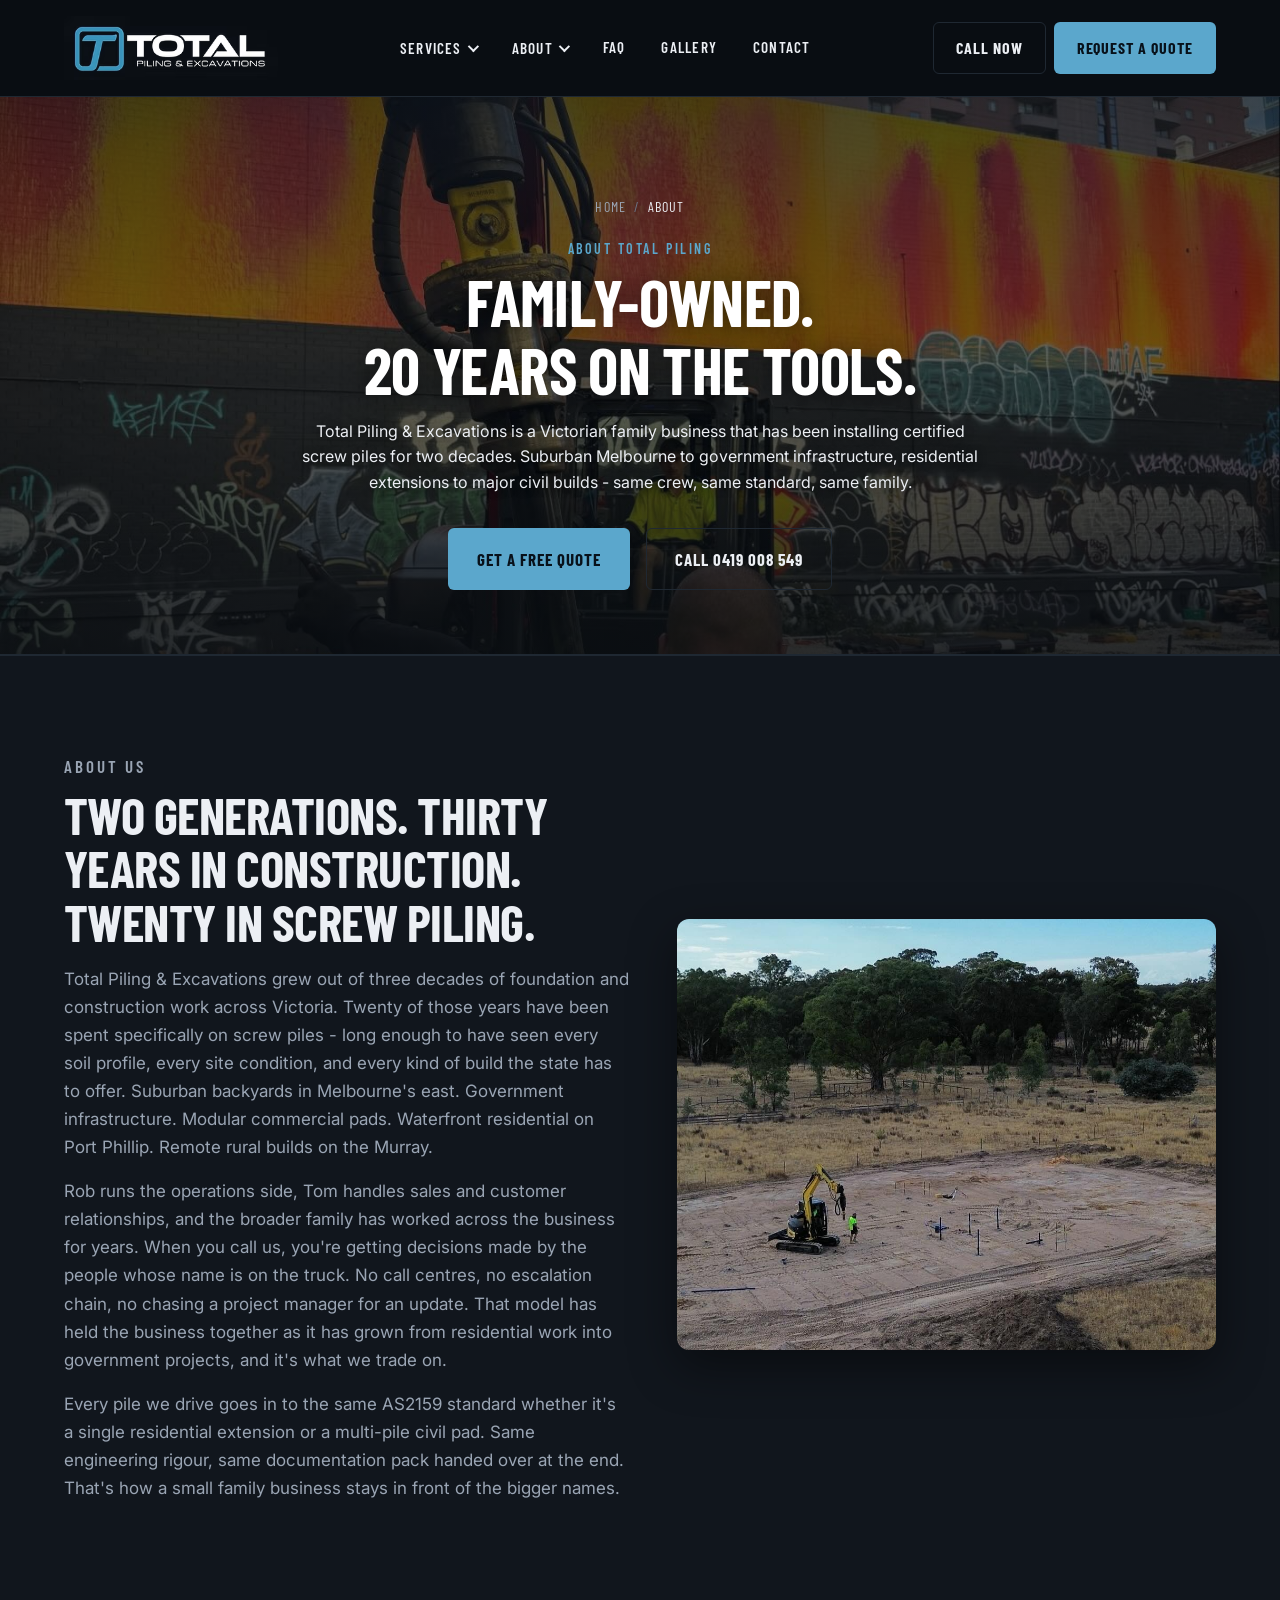
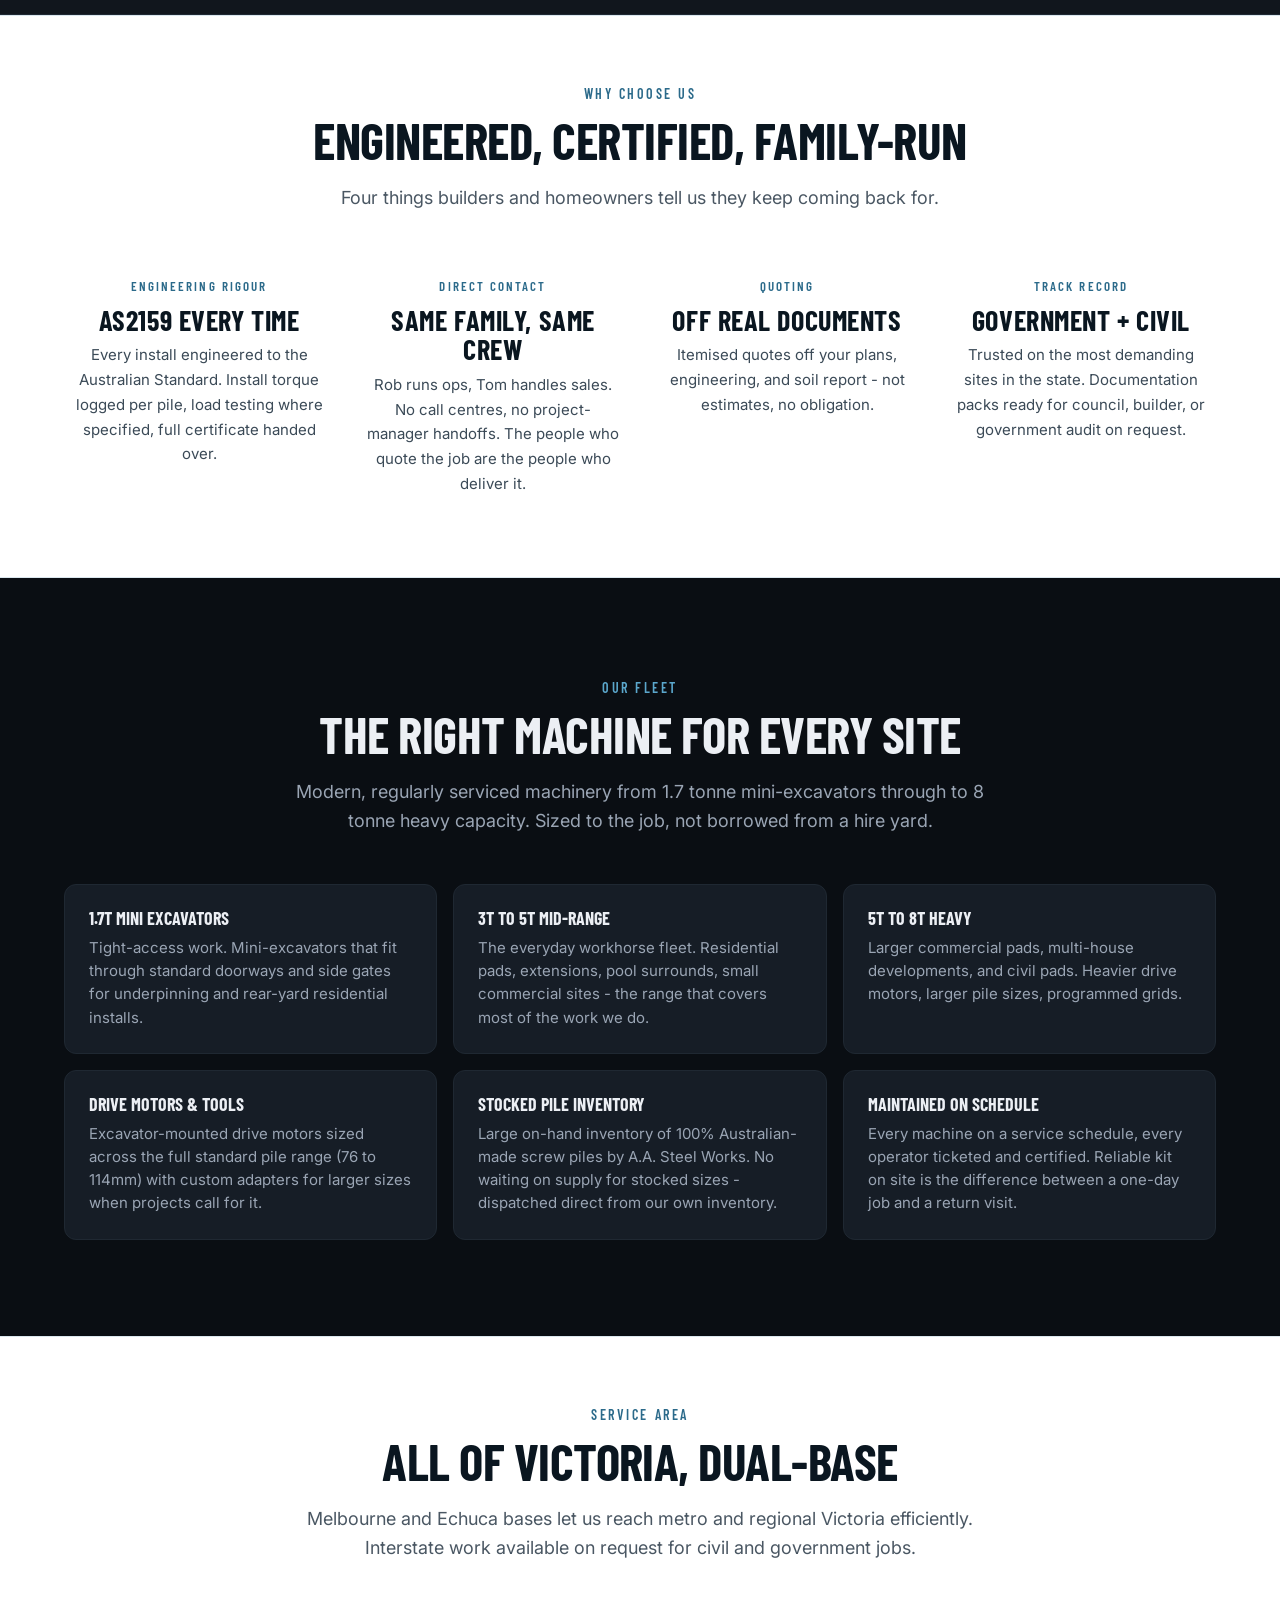
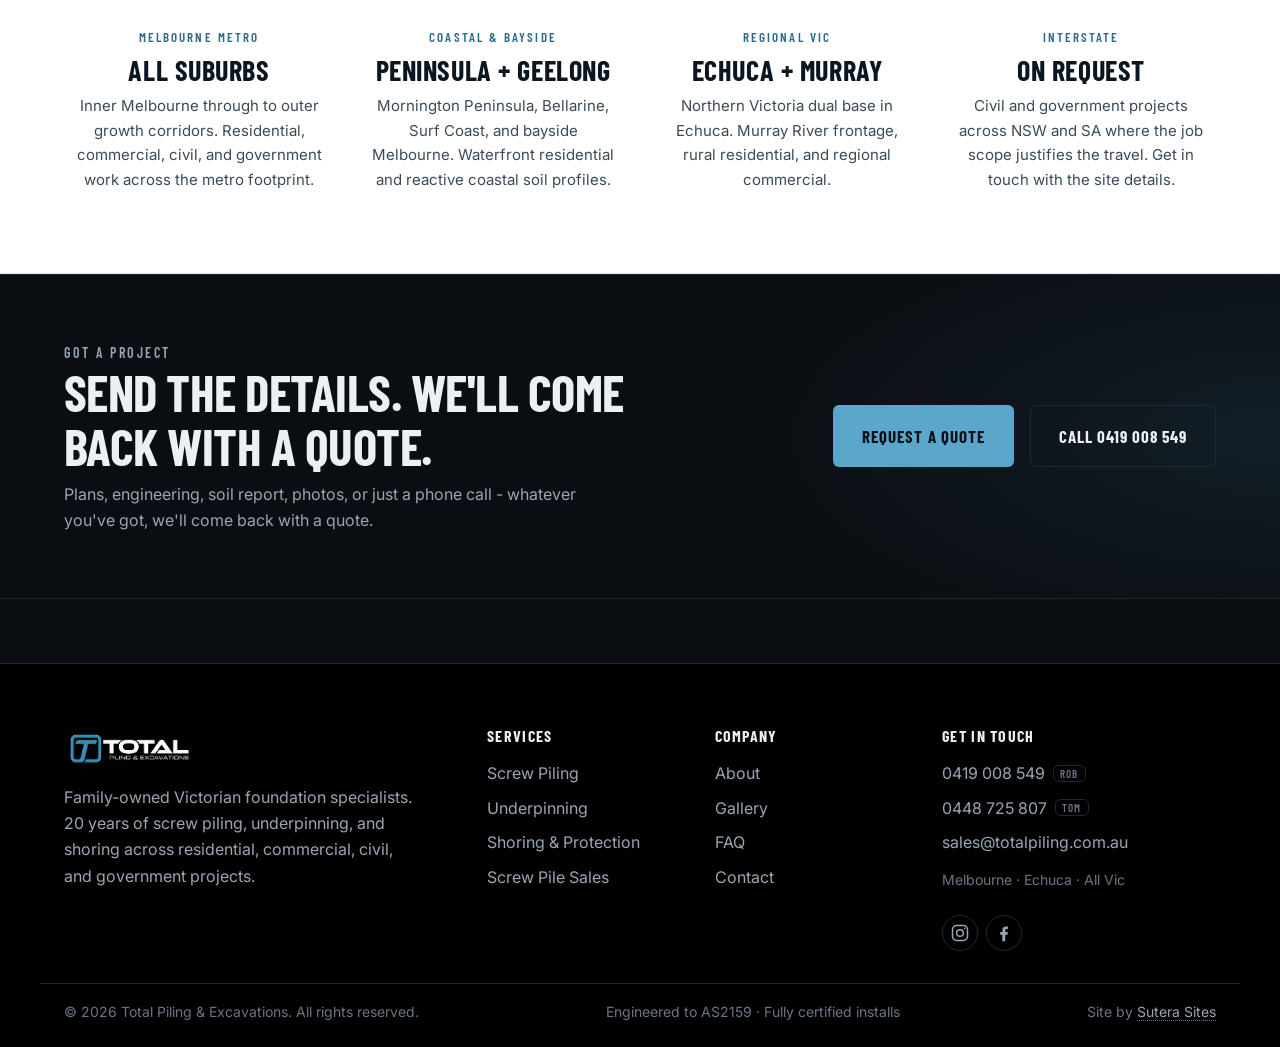
<file: about.html>
<!DOCTYPE html>
<html lang="en-AU">
<head>
  <meta charset="UTF-8">
  <meta name="viewport" content="width=device-width, initial-scale=1.0">
  <title>About Total Piling & Excavations | Family-Owned VIC Foundation Specialists, 20 Years On The Tools</title>
  <link rel="apple-touch-icon" href="assets/logo/Logo.avif">
  <link rel="icon" href="assets/logo/Logo.avif">
  <meta name="description" content="Family-owned Victorian foundation specialists. 20 years installing certified screw piles across residential, commercial, and civil sites. Melbourne and Echuca based, fleet from 1.7T to 8T, engineered to AS2159. Call 0419 008 549.">
  <meta name="keywords" content="Total Piling Melbourne, screw piling company Victoria, family owned piling contractor, Melbourne foundation specialist, Echuca piling, AS2159 piling contractor">
  <meta name="robots" content="index, follow">
  <meta name="geo.region" content="AU-VIC">
  <meta name="geo.placename" content="Melbourne">
  <link rel="canonical" href="https://www.totalpilingandexcavations.com.au/about.html">

  <meta property="og:title" content="About Total Piling & Excavations | Family-Owned VIC Foundation Specialists">
  <meta property="og:description" content="20 years installing certified screw piles across Victoria. Family-owned, Melbourne and Echuca based, fleet 1.7T to 8T, government experience.">
  <meta property="og:type" content="website">
  <meta property="og:locale" content="en_AU">
  <meta property="og:url" content="https://www.totalpilingandexcavations.com.au/about.html">
  <meta property="og:site_name" content="Total Piling & Excavations">
  <meta property="og:image" content="https://www.totalpilingandexcavations.com.au/assets/projects/screw-piling-cbd-branded-worker.jpg">
  <meta property="og:image:width" content="1200">
  <meta property="og:image:height" content="900">

  <meta name="twitter:card" content="summary_large_image">
  <meta name="twitter:title" content="About Total Piling & Excavations | Family-Owned VIC Foundation Specialists">
  <meta name="twitter:description" content="20 years installing certified screw piles across Victoria. Family-owned, Melbourne and Echuca based, fleet 1.7T to 8T.">
  <meta name="twitter:image" content="https://www.totalpilingandexcavations.com.au/assets/projects/screw-piling-cbd-branded-worker.jpg">

  <script type="application/ld+json">
  {
    "@context": "https://schema.org",
    "@graph": [
      {
        "@type": "BreadcrumbList",
        "itemListElement": [
          { "@type": "ListItem", "position": 1, "name": "Home", "item": "https://www.totalpilingandexcavations.com.au/" },
          { "@type": "ListItem", "position": 2, "name": "About", "item": "https://www.totalpilingandexcavations.com.au/about.html" }
        ]
      },
      {
        "@type": "AboutPage",
        "url": "https://www.totalpilingandexcavations.com.au/about.html",
        "name": "About Total Piling & Excavations",
        "description": "Family-owned Victorian foundation specialists. 20 years installing certified screw piles across residential, commercial, and civil sites. Melbourne and Echuca based, with a modern fleet from 1.7T to 8T capacity.",
        "mainEntity": {
          "@type": "LocalBusiness",
          "name": "Total Piling & Excavations",
          "url": "https://www.totalpilingandexcavations.com.au/",
          "telephone": "+61419008549",
          "email": "rob@totalpiling.com.au",
          "image": "https://www.totalpilingandexcavations.com.au/assets/logo/Logo.avif",
          "logo": "https://www.totalpilingandexcavations.com.au/assets/logo/Logo.avif",
          "address": { "@type": "PostalAddress", "addressRegion": "VIC", "addressCountry": "AU" },
          "areaServed": [
            { "@type": "City", "name": "Melbourne" },
            { "@type": "City", "name": "Echuca" },
            { "@type": "State", "name": "Victoria" }
          ],
          "foundingDate": "2006",
          "knowsAbout": ["Screw Piling", "Underpinning", "Shoring", "Foundation Engineering", "AS2159"],
          "sameAs": [
            "https://www.instagram.com/totalpilingandexcavations",
            "https://www.facebook.com/profile.php?id=61583985463235"
          ]
        }
      }
    ]
  }
  </script>

  <link rel="preconnect" href="https://fonts.googleapis.com">
  <link rel="preconnect" href="https://fonts.gstatic.com" crossorigin>
  <link href="https://fonts.googleapis.com/css2?family=Barlow+Condensed:wght@500;600;700;800&family=Inter:wght@400;500;600;700&display=swap" rel="stylesheet">
  <link rel="stylesheet" href="styles.css">
</head>
<body>

<a class="skip-link" href="#main">Skip to content</a>

<header class="site-header" id="top">
  <div class="container header-inner">
    <a href="/" class="brand" aria-label="Total Piling & Excavations home">
      <img src="assets/logo/Logo.avif" alt="Total Piling & Excavations logo" class="brand-logo">
    </a>

    <nav class="primary-nav" aria-label="Primary navigation">
      <ul class="mega-nav">

        <li class="mega-item" data-mega="services">
          <button type="button" class="mega-trigger" aria-haspopup="true" aria-expanded="false" aria-controls="mega-services">
            Services <span class="mega-caret" aria-hidden="true"></span>
          </button>
          <div id="mega-services" class="mega-panel" role="region" aria-label="Services menu" hidden>
            <div class="container mega-panel-inner">
              <div class="mega-col mega-col-feature">
                <p class="mega-eyebrow">What we do</p>
                <h3 class="mega-headline">Specialist piling services across Victoria.</h3>
                <p class="mega-blurb">20 years of certified screw pile installs, underpinning, and shoring for residential, commercial, civil, and government projects.</p>
                <a href="/services.html" class="link-arrow">See all services <span aria-hidden="true">&rarr;</span></a>
              </div>
              <div class="mega-col mega-col-links">
                <a href="/services/screw-piling.html" class="mega-link">
                  <span class="mega-link-title">Screw Piling</span>
                  <span class="mega-link-sub">Certified installs, engineered to AS2159. Minimal excavation, no spoil.</span>
                </a>
                <a href="/services/underpinning.html" class="mega-link">
                  <span class="mega-link-title">Underpinning</span>
                  <span class="mega-link-sub">Stabilise settling foundations with minimal disruption.</span>
                </a>
                <a href="/services/shoring.html" class="mega-link">
                  <span class="mega-link-title">Shoring & Protection</span>
                  <span class="mega-link-sub">Residential panels through to heavy commercial systems.</span>
                </a>
                <a href="/order-piles.html" class="mega-link">
                  <span class="mega-link-title">Screw Pile Sales</span>
                  <span class="mega-link-sub">100% Australian-made. 76mm to 114mm in stock, no minimum order.</span>
                </a>
              </div>
            </div>
          </div>
        </li>

        <li class="mega-item" data-mega="about">
          <button type="button" class="mega-trigger" aria-haspopup="true" aria-expanded="false" aria-controls="mega-about">
            About <span class="mega-caret" aria-hidden="true"></span>
          </button>
          <div id="mega-about" class="mega-panel" role="region" aria-label="About menu" hidden>
            <div class="container mega-panel-inner">
              <div class="mega-col mega-col-feature">
                <p class="mega-eyebrow">About Total Piling</p>
                <h3 class="mega-headline">Family-owned, 20 years on the tools.</h3>
                <p class="mega-blurb">Melbourne and Echuca based. Government project experience. Modern fleet from 1.7T to 8T capacity, all engineered to AS2159.</p>
                <a href="/about.html" class="link-arrow">Read our story <span aria-hidden="true">&rarr;</span></a>
              </div>
              <div class="mega-col mega-col-links">
                <a href="/about.html#about-us" class="mega-link">
                  <span class="mega-link-title">About Us</span>
                  <span class="mega-link-sub">Family business, 30 years industry, 20 in screw piling.</span>
                </a>
                <a href="/about.html#why-us" class="mega-link">
                  <span class="mega-link-title">Why Choose Us</span>
                  <span class="mega-link-sub">Engineered, load-certified, family-run.</span>
                </a>
                <a href="/about.html#fleet" class="mega-link">
                  <span class="mega-link-title">Our Fleet</span>
                  <span class="mega-link-sub">Modern machinery 1.7T to 8T. Right gear for any site.</span>
                </a>
                <a href="/about.html#service-area" class="mega-link">
                  <span class="mega-link-title">Service Area</span>
                  <span class="mega-link-sub">All of Victoria. Interstate available on request.</span>
                </a>
              </div>
            </div>
          </div>
        </li>

        <li><a href="/faq.html" class="mega-direct">FAQ</a></li>

        <li><a href="/projects.html" class="mega-direct">Gallery</a></li>
        <li><a href="/contact.html" class="mega-direct">Contact</a></li>
      </ul>
    </nav>

    <div class="header-cta">
      <a href="tel:0419008549" class="btn btn-ghost">Call Now</a>
      <a href="/contact.html" class="btn btn-primary">Request a Quote</a>
    </div>

    <button class="nav-toggle" aria-label="Toggle navigation" aria-expanded="false" aria-controls="mobile-menu">
      <span></span><span></span><span></span>
    </button>
  </div>

  <nav id="mobile-menu" class="mobile-nav" aria-label="Mobile navigation" hidden>
    <ul class="mobile-mega">
      <li>
        <button type="button" class="mobile-mega-trigger" aria-expanded="false" aria-controls="mobile-mega-services">
          Services <span class="mega-caret" aria-hidden="true"></span>
        </button>
        <ul id="mobile-mega-services" class="mobile-mega-panel" hidden>
          <li><a href="/services/screw-piling.html">Screw Piling</a></li>
          <li><a href="/services/underpinning.html">Underpinning</a></li>
          <li><a href="/services/shoring.html">Shoring & Protection</a></li>
          <li><a href="/order-piles.html">Screw Pile Sales</a></li>
        </ul>
      </li>
      <li>
        <button type="button" class="mobile-mega-trigger" aria-expanded="false" aria-controls="mobile-mega-about">
          About <span class="mega-caret" aria-hidden="true"></span>
        </button>
        <ul id="mobile-mega-about" class="mobile-mega-panel" hidden>
          <li><a href="/about.html#about-us">About Us</a></li>
          <li><a href="/about.html#why-us">Why Choose Us</a></li>
          <li><a href="/about.html#fleet">Our Fleet</a></li>
          <li><a href="/about.html#service-area">Service Area</a></li>
        </ul>
      </li>
      <li><a href="/faq.html" class="mobile-direct">FAQ</a></li>
      <li><a href="/projects.html" class="mobile-direct">Gallery</a></li>
      <li><a href="/contact.html" class="mobile-direct">Contact</a></li>
    </ul>
    <div class="mobile-nav-cta">
      <a href="tel:0419008549" class="btn btn-ghost">Call Now</a>
      <a href="/contact.html" class="btn btn-primary">Request a Quote</a>
    </div>
  </nav>
</header>

<main id="main">

  <section class="page-hero" style="--page-hero-bg: url('/assets/projects/screw-piling-cbd-branded-worker.jpg');">
    <div class="container page-hero-inner">
      <nav class="breadcrumbs" aria-label="Breadcrumb">
        <ol>
          <li><a href="/">Home</a></li>
          <li aria-current="page">About</li>
        </ol>
      </nav>
      <p class="eyebrow">About Total Piling</p>
      <h1>Family-owned.<br>20 years on the tools.</h1>
      <p class="page-hero-lead">Total Piling &amp; Excavations is a Victorian family business that has been installing certified screw piles for two decades. Suburban Melbourne to government infrastructure, residential extensions to major civil builds - same crew, same standard, same family.</p>
      <div class="page-hero-cta">
        <a href="/contact.html" class="btn btn-primary btn-lg">Get a Free Quote</a>
        <a href="tel:0419008549" class="btn btn-ghost btn-lg">Call 0419 008 549</a>
      </div>
    </div>
  </section>

  <section id="about-us" class="content-split">
    <div class="container">
      <div class="content-split-grid">
        <div class="content-split-copy">
          <p class="eyebrow">About us</p>
          <h2>Two generations. Thirty years in construction. Twenty in screw piling.</h2>
          <p>Total Piling &amp; Excavations grew out of three decades of foundation and construction work across Victoria. Twenty of those years have been spent specifically on screw piles - long enough to have seen every soil profile, every site condition, and every kind of build the state has to offer. Suburban backyards in Melbourne's east. Government infrastructure. Modular commercial pads. Waterfront residential on Port Phillip. Remote rural builds on the Murray.</p>
          <p>Rob runs the operations side, Tom handles sales and customer relationships, and the broader family has worked across the business for years. When you call us, you're getting decisions made by the people whose name is on the truck. No call centres, no escalation chain, no chasing a project manager for an update. That model has held the business together as it has grown from residential work into government projects, and it's what we trade on.</p>
          <p>Every pile we drive goes in to the same AS2159 standard whether it's a single residential extension or a multi-pile civil pad. Same engineering rigour, same documentation pack handed over at the end. That's how a small family business stays in front of the bigger names.</p>
        </div>
        <div class="content-split-media">
          <img src="assets/projects/screw-piling-rural-aerial.jpg" alt="Aerial view of a Total Piling install on a rural Victorian site, showing the scale of work the team delivers from Melbourne to the Murray" loading="lazy">
        </div>
      </div>
    </div>
  </section>

  <section id="why-us" class="capability-band" aria-label="Why choose Total Piling">
    <div class="container">
      <header class="section-head">
        <p class="eyebrow">Why choose us</p>
        <h2>Engineered, certified, family-run</h2>
        <p class="section-sub">Four things builders and homeowners tell us they keep coming back for.</p>
      </header>
      <div class="capability-grid">
        <div class="capability-item">
          <p class="capability-label">Engineering rigour</p>
          <p class="capability-value">AS2159 every time</p>
          <p class="capability-sub">Every install engineered to the Australian Standard. Install torque logged per pile, load testing where specified, full certificate handed over.</p>
        </div>
        <div class="capability-item">
          <p class="capability-label">Direct contact</p>
          <p class="capability-value">Same family, same crew</p>
          <p class="capability-sub">Rob runs ops, Tom handles sales. No call centres, no project-manager handoffs. The people who quote the job are the people who deliver it.</p>
        </div>
        <div class="capability-item">
          <p class="capability-label">Quoting</p>
          <p class="capability-value">Off real documents</p>
          <p class="capability-sub">Itemised quotes off your plans, engineering, and soil report - not estimates, no obligation.</p>
        </div>
        <div class="capability-item">
          <p class="capability-label">Track record</p>
          <p class="capability-value">Government + civil</p>
          <p class="capability-sub">Trusted on the most demanding sites in the state. Documentation packs ready for council, builder, or government audit on request.</p>
        </div>
      </div>
    </div>
  </section>

  <section id="fleet" class="services">
    <div class="container">
      <header class="section-head">
        <p class="eyebrow">Our fleet</p>
        <h2>The right machine for every site</h2>
        <p class="section-sub">Modern, regularly serviced machinery from 1.7 tonne mini-excavators through to 8 tonne heavy capacity. Sized to the job, not borrowed from a hire yard.</p>
      </header>

      <div class="usecase-grid">
        <article class="usecase-card">
          <h3>1.7T mini excavators</h3>
          <p>Tight-access work. Mini-excavators that fit through standard doorways and side gates for underpinning and rear-yard residential installs.</p>
        </article>
        <article class="usecase-card">
          <h3>3T to 5T mid-range</h3>
          <p>The everyday workhorse fleet. Residential pads, extensions, pool surrounds, small commercial sites - the range that covers most of the work we do.</p>
        </article>
        <article class="usecase-card">
          <h3>5T to 8T heavy</h3>
          <p>Larger commercial pads, multi-house developments, and civil pads. Heavier drive motors, larger pile sizes, programmed grids.</p>
        </article>
        <article class="usecase-card">
          <h3>Drive motors &amp; tools</h3>
          <p>Excavator-mounted drive motors sized across the full standard pile range (76 to 114mm) with custom adapters for larger sizes when projects call for it.</p>
        </article>
        <article class="usecase-card">
          <h3>Stocked pile inventory</h3>
          <p>Large on-hand inventory of 100% Australian-made screw piles by A.A. Steel Works. No waiting on supply for stocked sizes - dispatched direct from our own inventory.</p>
        </article>
        <article class="usecase-card">
          <h3>Maintained on schedule</h3>
          <p>Every machine on a service schedule, every operator ticketed and certified. Reliable kit on site is the difference between a one-day job and a return visit.</p>
        </article>
      </div>
    </div>
  </section>

  <section id="service-area" class="capability-band" aria-label="Where Total Piling works">
    <div class="container">
      <header class="section-head">
        <p class="eyebrow">Service area</p>
        <h2>All of Victoria, dual-base</h2>
        <p class="section-sub">Melbourne and Echuca bases let us reach metro and regional Victoria efficiently. Interstate work available on request for civil and government jobs.</p>
      </header>
      <div class="capability-grid">
        <div class="capability-item">
          <p class="capability-label">Melbourne metro</p>
          <p class="capability-value">All suburbs</p>
          <p class="capability-sub">Inner Melbourne through to outer growth corridors. Residential, commercial, civil, and government work across the metro footprint.</p>
        </div>
        <div class="capability-item">
          <p class="capability-label">Coastal &amp; bayside</p>
          <p class="capability-value">Peninsula + Geelong</p>
          <p class="capability-sub">Mornington Peninsula, Bellarine, Surf Coast, and bayside Melbourne. Waterfront residential and reactive coastal soil profiles.</p>
        </div>
        <div class="capability-item">
          <p class="capability-label">Regional Vic</p>
          <p class="capability-value">Echuca + Murray</p>
          <p class="capability-sub">Northern Victoria dual base in Echuca. Murray River frontage, rural residential, and regional commercial.</p>
        </div>
        <div class="capability-item">
          <p class="capability-label">Interstate</p>
          <p class="capability-value">On request</p>
          <p class="capability-sub">Civil and government projects across NSW and SA where the job scope justifies the travel. Get in touch with the site details.</p>
        </div>
      </div>
    </div>
  </section>

  <section class="cta-band">
    <div class="container cta-band-inner">
      <div class="cta-band-copy">
        <p class="eyebrow">Got a project</p>
        <h2>Send the details. We'll come back with a quote.</h2>
        <p>Plans, engineering, soil report, photos, or just a phone call - whatever you've got, we'll come back with a quote.</p>
      </div>
      <div class="cta-band-actions">
        <a href="/contact.html" class="btn btn-primary btn-lg">Request a Quote</a>
        <a href="tel:0419008549" class="btn btn-ghost btn-lg">Call 0419 008 549</a>
      </div>
    </div>
  </section>

</main>

<footer class="site-footer">
  <div class="container footer-grid">
    <div class="footer-brand">
      <img src="assets/logo/Logo.avif" alt="Total Piling & Excavations" class="footer-logo">
      <p>Family-owned Victorian foundation specialists. 20 years of screw piling, underpinning, and shoring across residential, commercial, civil, and government projects.</p>
    </div>
    <div class="footer-col">
      <h4>Services</h4>
      <ul>
        <li><a href="/services/screw-piling.html">Screw Piling</a></li>
        <li><a href="/services/underpinning.html">Underpinning</a></li>
        <li><a href="/services/shoring.html">Shoring & Protection</a></li>
        <li><a href="/order-piles.html">Screw Pile Sales</a></li>
      </ul>
    </div>
    <div class="footer-col">
      <h4>Company</h4>
      <ul>
        <li><a href="/about.html">About</a></li>
        <li><a href="/projects.html">Gallery</a></li>
        <li><a href="/faq.html">FAQ</a></li>
        <li><a href="/contact.html">Contact</a></li>
      </ul>
    </div>
    <div class="footer-col">
      <h4>Get in touch</h4>
      <ul class="footer-contact">
        <li><a href="tel:0419008549">0419 008 549</a><span class="footer-tag">Rob</span></li>
        <li><a href="tel:0448725807">0448 725 807</a><span class="footer-tag">Tom</span></li>
        <li><a href="mailto:sales@totalpiling.com.au">sales@totalpiling.com.au</a></li>
        <li class="footer-location">Melbourne &middot; Echuca &middot; All Vic</li>
      </ul>
      <ul class="footer-social" aria-label="Social media">
        <li>
          <a href="https://www.instagram.com/totalpilingandexcavations" aria-label="Instagram" target="_blank" rel="noopener">
            <svg viewBox="0 0 24 24" width="20" height="20" fill="none" stroke="currentColor" stroke-width="1.8" stroke-linecap="round" stroke-linejoin="round" aria-hidden="true">
              <rect x="3" y="3" width="18" height="18" rx="5"/>
              <circle cx="12" cy="12" r="4"/>
              <circle cx="17.5" cy="6.5" r="1" fill="currentColor" stroke="none"/>
            </svg>
          </a>
        </li>
        <li>
          <a href="https://www.facebook.com/profile.php?id=61583985463235" aria-label="Facebook" target="_blank" rel="noopener">
            <svg viewBox="0 0 24 24" width="20" height="20" fill="currentColor" aria-hidden="true">
              <path d="M13.5 22v-8h2.7l.4-3.2h-3.1V8.7c0-.9.3-1.6 1.6-1.6h1.6V4.2c-.3 0-1.3-.1-2.5-.1-2.5 0-4.1 1.5-4.1 4.2v2.5H7.4V14h2.6v8h3.5z"/>
            </svg>
          </a>
        </li>
      </ul>
    </div>
  </div>
  <div class="container footer-bottom">
    <p>&copy; 2026 Total Piling & Excavations. All rights reserved.</p>
    <p>Engineered to AS2159 &middot; Fully certified installs</p>
    <p class="footer-credit">Site by <a href="https://www.suterasites.com.au" target="_blank" rel="noopener">Sutera Sites</a></p>
  </div>
</footer>

<script src="script.js" defer></script>
</body>
</html>
</file>
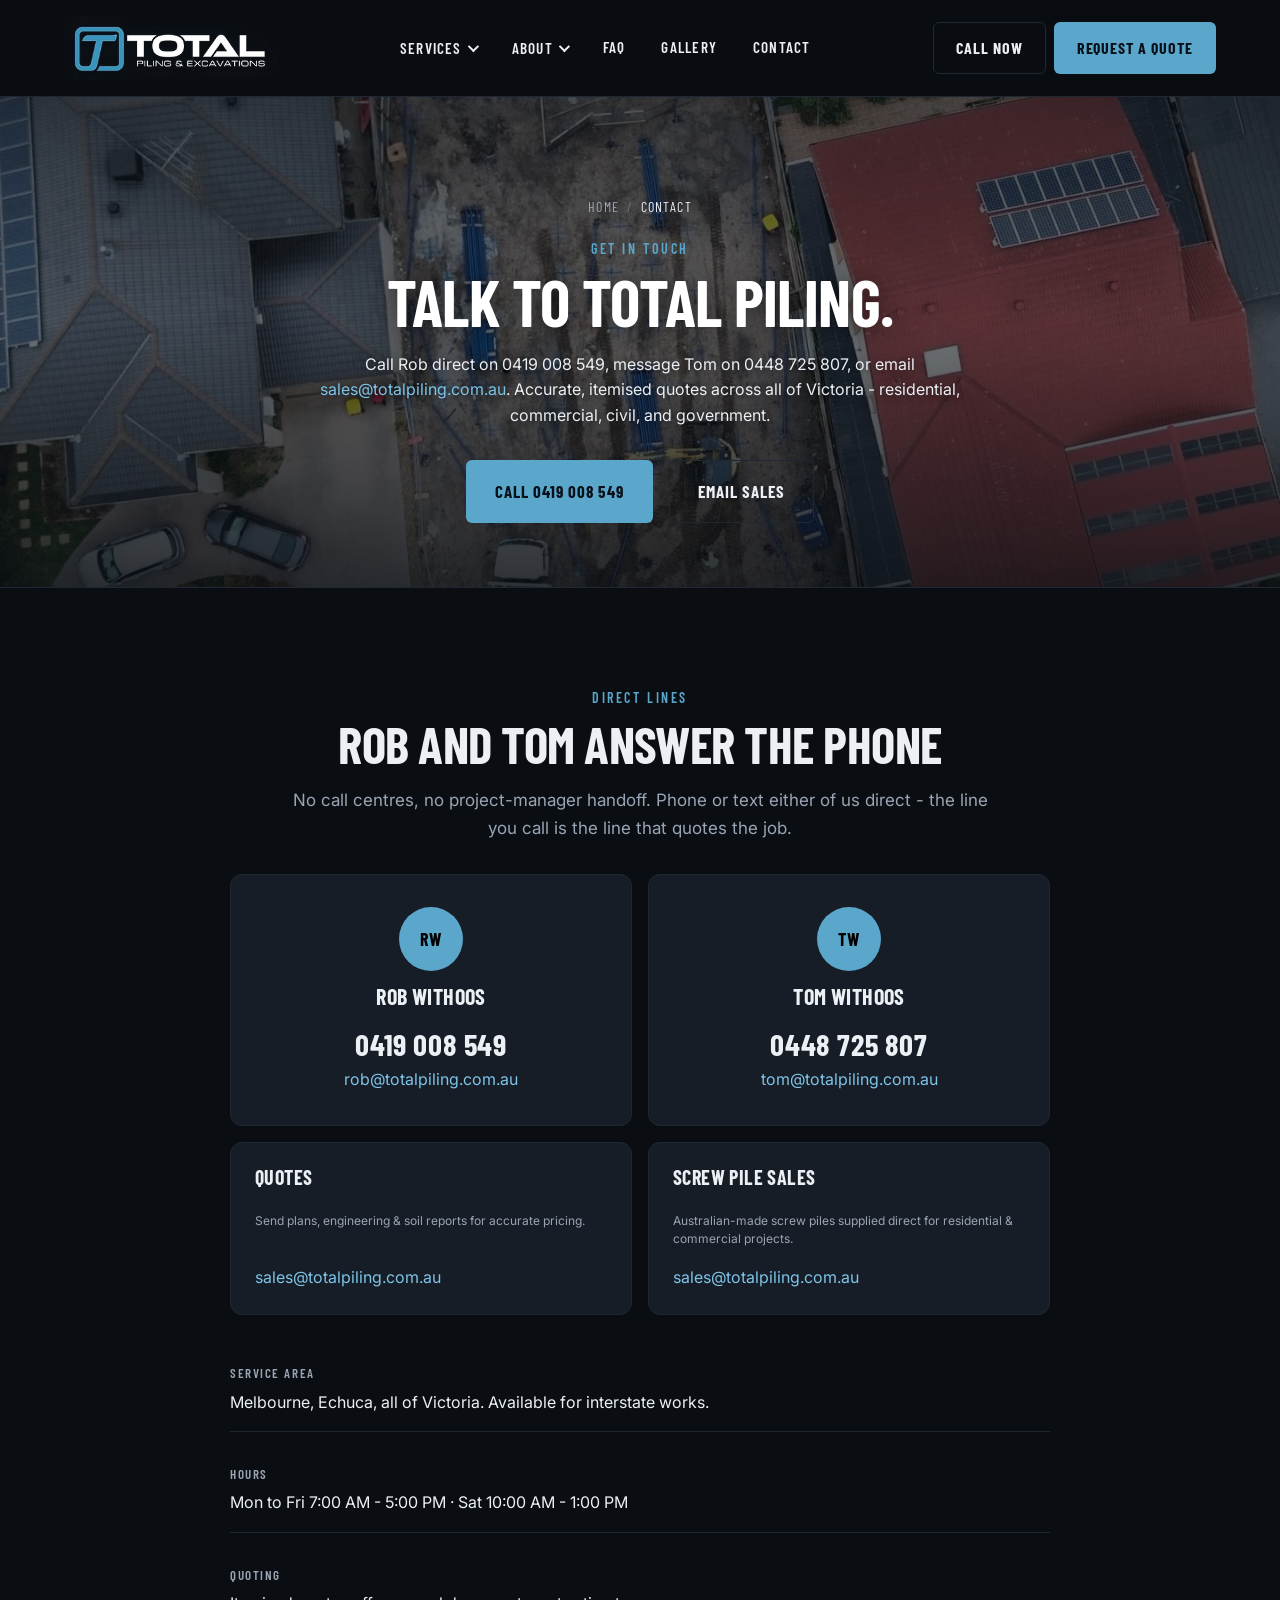
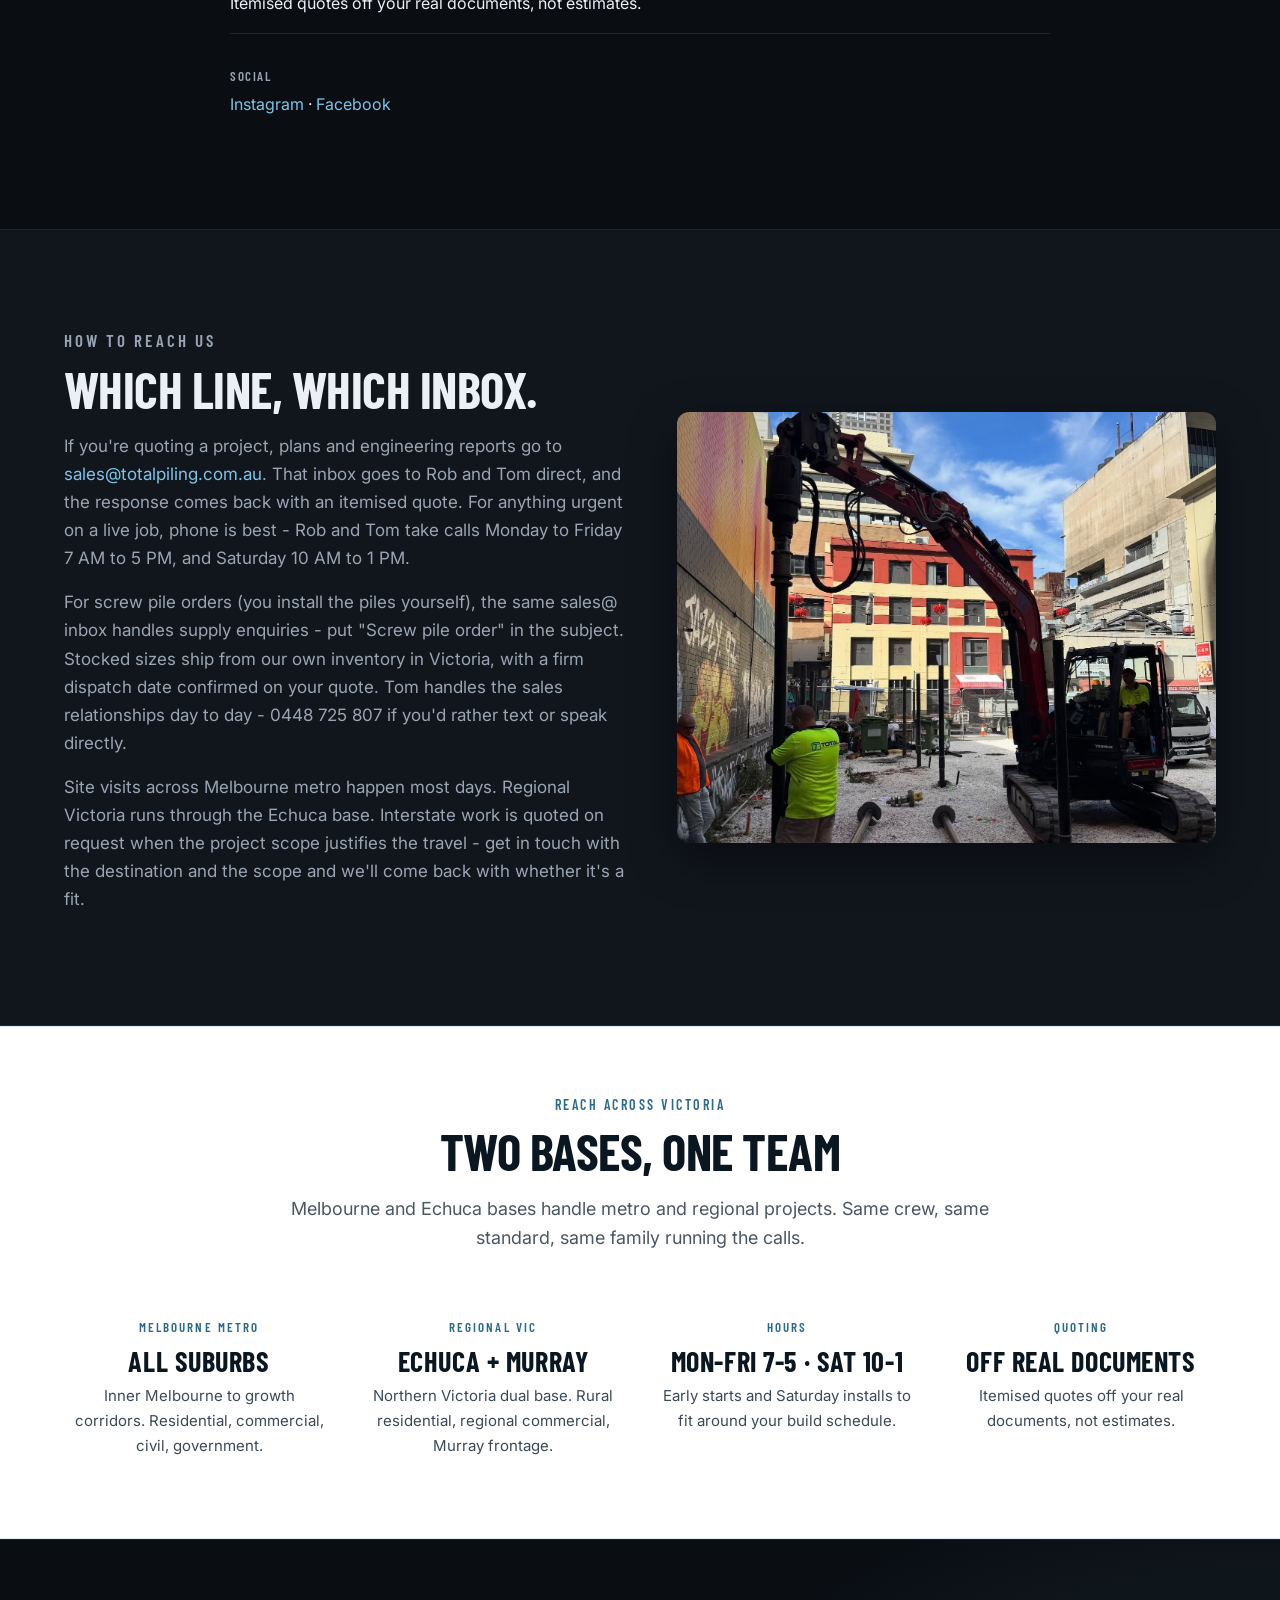
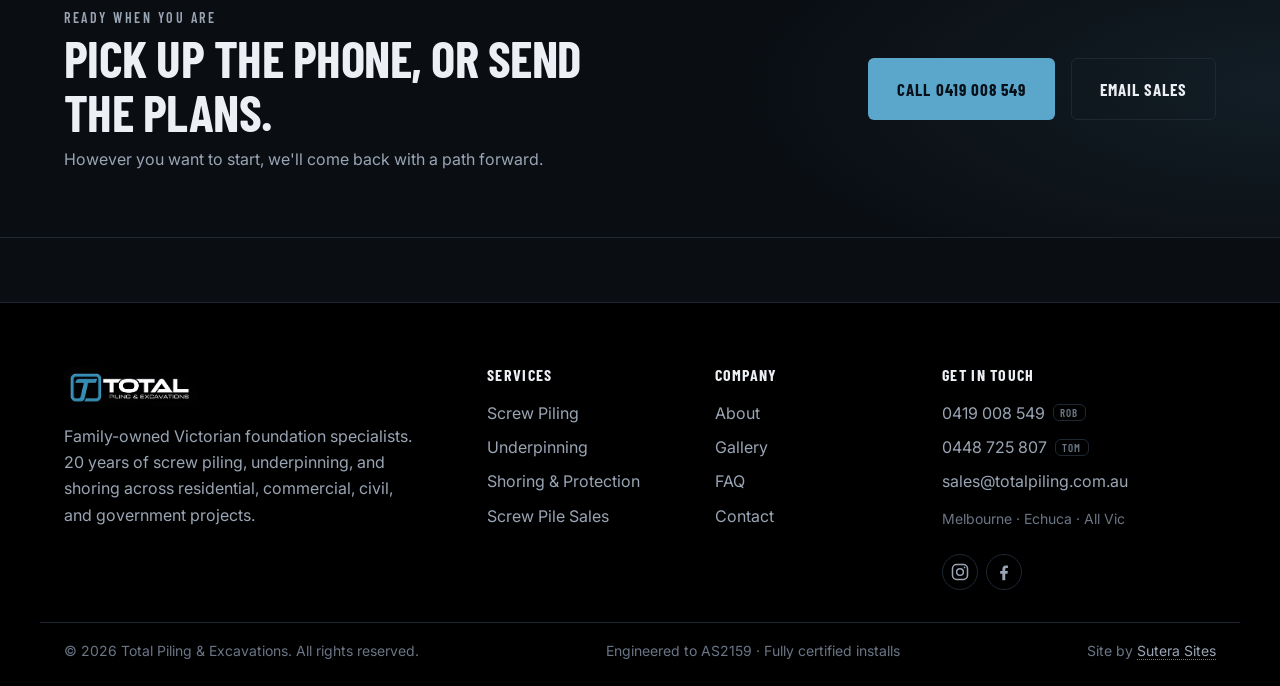
<file: contact.html>
<!DOCTYPE html>
<html lang="en-AU">
<head>
  <meta charset="UTF-8">
  <meta name="viewport" content="width=device-width, initial-scale=1.0">
  <title>Contact Total Piling & Excavations | Call Rob 0419 008 549 | Melbourne & Echuca</title>
  <link rel="apple-touch-icon" href="assets/logo/Logo.avif">
  <link rel="icon" href="assets/logo/Logo.avif">
  <meta name="description" content="Get in touch with Total Piling & Excavations. Call Rob direct on 0419 008 549, Tom on 0448 725 807, or email sales@totalpiling.com.au. Accurate quotes across all of Victoria. Melbourne and Echuca based, Mon-Fri 7-5, Sat 10-1.">
  <meta name="keywords" content="contact Total Piling Melbourne, screw piling Melbourne phone, screw piling Echuca contact, foundation contractor Victoria contact, Rob Withoos Total Piling, Tom Withoos Total Piling">
  <meta name="robots" content="index, follow">
  <meta name="geo.region" content="AU-VIC">
  <meta name="geo.placename" content="Melbourne">
  <link rel="canonical" href="https://www.totalpilingandexcavations.com.au/contact.html">

  <meta property="og:title" content="Contact Total Piling & Excavations | Call Rob 0419 008 549">
  <meta property="og:description" content="Phone, email, or just call Rob direct. Accurate quotes across all of Victoria. Melbourne and Echuca based.">
  <meta property="og:type" content="website">
  <meta property="og:locale" content="en_AU">
  <meta property="og:url" content="https://www.totalpilingandexcavations.com.au/contact.html">
  <meta property="og:site_name" content="Total Piling & Excavations">
  <meta property="og:image" content="https://www.totalpilingandexcavations.com.au/assets/projects/screw-piling-residential-development-aerial.jpg">
  <meta property="og:image:width" content="1200">
  <meta property="og:image:height" content="900">

  <meta name="twitter:card" content="summary_large_image">
  <meta name="twitter:title" content="Contact Total Piling & Excavations | Call Rob 0419 008 549">
  <meta name="twitter:description" content="Phone, email, or just call Rob direct. Accurate quotes across all of Victoria.">
  <meta name="twitter:image" content="https://www.totalpilingandexcavations.com.au/assets/projects/screw-piling-residential-development-aerial.jpg">

  <script type="application/ld+json">
  {
    "@context": "https://schema.org",
    "@graph": [
      {
        "@type": "BreadcrumbList",
        "itemListElement": [
          { "@type": "ListItem", "position": 1, "name": "Home", "item": "https://www.totalpilingandexcavations.com.au/" },
          { "@type": "ListItem", "position": 2, "name": "Contact", "item": "https://www.totalpilingandexcavations.com.au/contact.html" }
        ]
      },
      {
        "@type": "ContactPage",
        "url": "https://www.totalpilingandexcavations.com.au/contact.html",
        "name": "Contact Total Piling & Excavations",
        "description": "Phone, email, and service-area contact details for Total Piling & Excavations - Victorian foundation specialists based in Melbourne and Echuca.",
        "mainEntity": {
          "@type": "LocalBusiness",
          "name": "Total Piling & Excavations",
          "url": "https://www.totalpilingandexcavations.com.au/",
          "image": "https://www.totalpilingandexcavations.com.au/assets/logo/Logo.avif",
          "logo": "https://www.totalpilingandexcavations.com.au/assets/logo/Logo.avif",
          "telephone": "+61419008549",
          "email": "sales@totalpiling.com.au",
          "address": { "@type": "PostalAddress", "addressRegion": "VIC", "addressCountry": "AU" },
          "areaServed": [
            { "@type": "City", "name": "Melbourne" },
            { "@type": "City", "name": "Echuca" },
            { "@type": "State", "name": "Victoria" }
          ],
          "openingHoursSpecification": [
            {
              "@type": "OpeningHoursSpecification",
              "dayOfWeek": ["Monday","Tuesday","Wednesday","Thursday","Friday"],
              "opens": "07:00",
              "closes": "17:00"
            },
            {
              "@type": "OpeningHoursSpecification",
              "dayOfWeek": "Saturday",
              "opens": "10:00",
              "closes": "13:00"
            }
          ],
          "contactPoint": [
            {
              "@type": "ContactPoint",
              "name": "Rob Withoos",
              "telephone": "+61419008549",
              "email": "rob@totalpiling.com.au",
              "contactType": "owner",
              "areaServed": "AU-VIC",
              "availableLanguage": "English"
            },
            {
              "@type": "ContactPoint",
              "name": "Tom Withoos",
              "telephone": "+61448725807",
              "email": "tom@totalpiling.com.au",
              "contactType": "sales",
              "areaServed": "AU-VIC",
              "availableLanguage": "English"
            },
            {
              "@type": "ContactPoint",
              "telephone": "+61419008549",
              "email": "sales@totalpiling.com.au",
              "contactType": "sales",
              "areaServed": "AU"
            }
          ]
        }
      }
    ]
  }
  </script>

  <link rel="preconnect" href="https://fonts.googleapis.com">
  <link rel="preconnect" href="https://fonts.gstatic.com" crossorigin>
  <link href="https://fonts.googleapis.com/css2?family=Barlow+Condensed:wght@500;600;700;800&family=Inter:wght@400;500;600;700&display=swap" rel="stylesheet">
  <link rel="stylesheet" href="styles.css">
</head>
<body>

<a class="skip-link" href="#main">Skip to content</a>

<header class="site-header" id="top">
  <div class="container header-inner">
    <a href="/" class="brand" aria-label="Total Piling & Excavations home">
      <img src="assets/logo/Logo.avif" alt="Total Piling & Excavations logo" class="brand-logo">
    </a>

    <nav class="primary-nav" aria-label="Primary navigation">
      <ul class="mega-nav">

        <li class="mega-item" data-mega="services">
          <button type="button" class="mega-trigger" aria-haspopup="true" aria-expanded="false" aria-controls="mega-services">
            Services <span class="mega-caret" aria-hidden="true"></span>
          </button>
          <div id="mega-services" class="mega-panel" role="region" aria-label="Services menu" hidden>
            <div class="container mega-panel-inner">
              <div class="mega-col mega-col-feature">
                <p class="mega-eyebrow">What we do</p>
                <h3 class="mega-headline">Specialist piling services across Victoria.</h3>
                <p class="mega-blurb">20 years of certified screw pile installs, underpinning, and shoring for residential, commercial, civil, and government projects.</p>
                <a href="/services.html" class="link-arrow">See all services <span aria-hidden="true">&rarr;</span></a>
              </div>
              <div class="mega-col mega-col-links">
                <a href="/services/screw-piling.html" class="mega-link">
                  <span class="mega-link-title">Screw Piling</span>
                  <span class="mega-link-sub">Certified installs, engineered to AS2159. Minimal excavation, no spoil.</span>
                </a>
                <a href="/services/underpinning.html" class="mega-link">
                  <span class="mega-link-title">Underpinning</span>
                  <span class="mega-link-sub">Stabilise settling foundations with minimal disruption.</span>
                </a>
                <a href="/services/shoring.html" class="mega-link">
                  <span class="mega-link-title">Shoring & Protection</span>
                  <span class="mega-link-sub">Residential panels through to heavy commercial systems.</span>
                </a>
                <a href="/order-piles.html" class="mega-link">
                  <span class="mega-link-title">Screw Pile Sales</span>
                  <span class="mega-link-sub">100% Australian-made. 76mm to 114mm in stock, no minimum order.</span>
                </a>
              </div>
            </div>
          </div>
        </li>

        <li class="mega-item" data-mega="about">
          <button type="button" class="mega-trigger" aria-haspopup="true" aria-expanded="false" aria-controls="mega-about">
            About <span class="mega-caret" aria-hidden="true"></span>
          </button>
          <div id="mega-about" class="mega-panel" role="region" aria-label="About menu" hidden>
            <div class="container mega-panel-inner">
              <div class="mega-col mega-col-feature">
                <p class="mega-eyebrow">About Total Piling</p>
                <h3 class="mega-headline">Family-owned, 20 years on the tools.</h3>
                <p class="mega-blurb">Melbourne and Echuca based. Government project experience. Modern fleet from 1.7T to 8T capacity, all engineered to AS2159.</p>
                <a href="/about.html" class="link-arrow">Read our story <span aria-hidden="true">&rarr;</span></a>
              </div>
              <div class="mega-col mega-col-links">
                <a href="/about.html#about-us" class="mega-link">
                  <span class="mega-link-title">About Us</span>
                  <span class="mega-link-sub">Family business, 30 years industry, 20 in screw piling.</span>
                </a>
                <a href="/about.html#why-us" class="mega-link">
                  <span class="mega-link-title">Why Choose Us</span>
                  <span class="mega-link-sub">Engineered, load-certified, family-run.</span>
                </a>
                <a href="/about.html#fleet" class="mega-link">
                  <span class="mega-link-title">Our Fleet</span>
                  <span class="mega-link-sub">Modern machinery 1.7T to 8T. Right gear for any site.</span>
                </a>
                <a href="/about.html#service-area" class="mega-link">
                  <span class="mega-link-title">Service Area</span>
                  <span class="mega-link-sub">All of Victoria. Interstate available on request.</span>
                </a>
              </div>
            </div>
          </div>
        </li>

        <li><a href="/faq.html" class="mega-direct">FAQ</a></li>

        <li><a href="/projects.html" class="mega-direct">Gallery</a></li>
        <li><a href="/contact.html" class="mega-direct">Contact</a></li>
      </ul>
    </nav>

    <div class="header-cta">
      <a href="tel:0419008549" class="btn btn-ghost">Call Now</a>
      <a href="/contact.html" class="btn btn-primary">Request a Quote</a>
    </div>

    <button class="nav-toggle" aria-label="Toggle navigation" aria-expanded="false" aria-controls="mobile-menu">
      <span></span><span></span><span></span>
    </button>
  </div>

  <nav id="mobile-menu" class="mobile-nav" aria-label="Mobile navigation" hidden>
    <ul class="mobile-mega">
      <li>
        <button type="button" class="mobile-mega-trigger" aria-expanded="false" aria-controls="mobile-mega-services">
          Services <span class="mega-caret" aria-hidden="true"></span>
        </button>
        <ul id="mobile-mega-services" class="mobile-mega-panel" hidden>
          <li><a href="/services/screw-piling.html">Screw Piling</a></li>
          <li><a href="/services/underpinning.html">Underpinning</a></li>
          <li><a href="/services/shoring.html">Shoring & Protection</a></li>
          <li><a href="/order-piles.html">Screw Pile Sales</a></li>
        </ul>
      </li>
      <li>
        <button type="button" class="mobile-mega-trigger" aria-expanded="false" aria-controls="mobile-mega-about">
          About <span class="mega-caret" aria-hidden="true"></span>
        </button>
        <ul id="mobile-mega-about" class="mobile-mega-panel" hidden>
          <li><a href="/about.html#about-us">About Us</a></li>
          <li><a href="/about.html#why-us">Why Choose Us</a></li>
          <li><a href="/about.html#fleet">Our Fleet</a></li>
          <li><a href="/about.html#service-area">Service Area</a></li>
        </ul>
      </li>
      <li><a href="/faq.html" class="mobile-direct">FAQ</a></li>
      <li><a href="/projects.html" class="mobile-direct">Gallery</a></li>
      <li><a href="/contact.html" class="mobile-direct">Contact</a></li>
    </ul>
    <div class="mobile-nav-cta">
      <a href="tel:0419008549" class="btn btn-ghost">Call Now</a>
      <a href="/contact.html" class="btn btn-primary">Request a Quote</a>
    </div>
  </nav>
</header>

<main id="main">

  <section class="page-hero" style="--page-hero-bg: url('/assets/projects/screw-piling-residential-development-aerial.jpg');">
    <div class="container page-hero-inner">
      <nav class="breadcrumbs" aria-label="Breadcrumb">
        <ol>
          <li><a href="/">Home</a></li>
          <li aria-current="page">Contact</li>
        </ol>
      </nav>
      <p class="eyebrow">Get in touch</p>
      <h1>Talk to Total Piling.</h1>
      <p class="page-hero-lead">Call Rob direct on 0419 008 549, message Tom on 0448 725 807, or email <a class="contact-email" href="mailto:sales@totalpiling.com.au?subject=Quote%20request">sales@totalpiling.com.au</a>. Accurate, itemised quotes across all of Victoria - residential, commercial, civil, and government.</p>
      <div class="page-hero-cta">
        <a href="tel:0419008549" class="btn btn-primary btn-lg">Call 0419 008 549</a>
        <a href="mailto:sales@totalpiling.com.au?subject=Quote%20request" class="btn btn-ghost btn-lg">Email Sales</a>
      </div>
    </div>
  </section>

  <section id="contact" class="contact contact-direct">
    <div class="container">
      <header class="section-head">
        <p class="eyebrow">Direct lines</p>
        <h2>Rob and Tom answer the phone</h2>
        <p class="section-sub">No call centres, no project-manager handoff. Phone or text either of us direct - the line you call is the line that quotes the job.</p>
      </header>

      <div class="contact-cards contact-cards-primary">
        <article class="contact-card contact-card-primary">
          <span class="contact-avatar" aria-hidden="true">RW</span>
          <h3 class="contact-name">Rob Withoos</h3>
          <a class="contact-phone contact-phone-lg" href="tel:0419008549">0419 008 549</a>
          <a class="contact-email" href="mailto:rob@totalpiling.com.au">rob@totalpiling.com.au</a>
        </article>
        <article class="contact-card contact-card-primary">
          <span class="contact-avatar" aria-hidden="true">TW</span>
          <h3 class="contact-name">Tom Withoos</h3>
          <a class="contact-phone contact-phone-lg" href="tel:0448725807">0448 725 807</a>
          <a class="contact-email" href="mailto:tom@totalpiling.com.au">tom@totalpiling.com.au</a>
        </article>
      </div>

      <div class="contact-cards contact-purpose-cards">
        <article class="contact-card contact-card-purpose">
          <h3 class="contact-name">Quotes</h3>
          <p class="contact-purpose-blurb">Send plans, engineering &amp; soil reports for accurate pricing.</p>
          <a class="contact-email" href="mailto:sales@totalpiling.com.au?subject=Quote%20request">sales@totalpiling.com.au</a>
        </article>
        <article class="contact-card contact-card-purpose">
          <h3 class="contact-name">Screw Pile Sales</h3>
          <p class="contact-purpose-blurb">Australian-made screw piles supplied direct for residential &amp; commercial projects.</p>
          <a class="contact-email" href="mailto:sales@totalpiling.com.au?subject=Screw%20pile%20order">sales@totalpiling.com.au</a>
        </article>
      </div>

      <ul class="contact-meta">
        <li>
          <span class="contact-label">Service area</span>
          <span>Melbourne, Echuca, all of Victoria. Available for interstate works.</span>
        </li>
        <li>
          <span class="contact-label">Hours</span>
          <span>Mon to Fri 7:00 AM - 5:00 PM &middot; Sat 10:00 AM - 1:00 PM</span>
        </li>
        <li>
          <span class="contact-label">Quoting</span>
          <span>Itemised quotes off your real documents, not estimates.</span>
        </li>
        <li>
          <span class="contact-label">Social</span>
          <span>
            <a href="https://www.instagram.com/totalpilingandexcavations" target="_blank" rel="noopener">Instagram</a> &middot;
            <a href="https://www.facebook.com/profile.php?id=61583985463235" target="_blank" rel="noopener">Facebook</a>
          </span>
        </li>
      </ul>
    </div>
  </section>

  <section class="content-split">
    <div class="container">
      <div class="content-split-grid">
        <div class="content-split-copy">
          <p class="eyebrow">How to reach us</p>
          <h2>Which line, which inbox.</h2>
          <p>If you're quoting a project, plans and engineering reports go to <a href="mailto:sales@totalpiling.com.au?subject=Quote%20request">sales@totalpiling.com.au</a>. That inbox goes to Rob and Tom direct, and the response comes back with an itemised quote. For anything urgent on a live job, phone is best - Rob and Tom take calls Monday to Friday 7 AM to 5 PM, and Saturday 10 AM to 1 PM.</p>
          <p>For screw pile orders (you install the piles yourself), the same sales@ inbox handles supply enquiries - put "Screw pile order" in the subject. Stocked sizes ship from our own inventory in Victoria, with a firm dispatch date confirmed on your quote. Tom handles the sales relationships day to day - 0448 725 807 if you'd rather text or speak directly.</p>
          <p>Site visits across Melbourne metro happen most days. Regional Victoria runs through the Echuca base. Interstate work is quoted on request when the project scope justifies the travel - get in touch with the destination and the scope and we'll come back with whether it's a fit.</p>
        </div>
        <div class="content-split-media">
          <img src="assets/projects/screw-piling-melbourne-cbd.jpg" alt="Total Piling crew on a Melbourne CBD site - the kind of metro work that runs out of our Melbourne base" loading="lazy">
        </div>
      </div>
    </div>
  </section>

  <section class="capability-band" aria-label="Where and when to reach us">
    <div class="container">
      <header class="section-head">
        <p class="eyebrow">Reach across Victoria</p>
        <h2>Two bases, one team</h2>
        <p class="section-sub">Melbourne and Echuca bases handle metro and regional projects. Same crew, same standard, same family running the calls.</p>
      </header>
      <div class="capability-grid">
        <div class="capability-item">
          <p class="capability-label">Melbourne metro</p>
          <p class="capability-value">All suburbs</p>
          <p class="capability-sub">Inner Melbourne to growth corridors. Residential, commercial, civil, government.</p>
        </div>
        <div class="capability-item">
          <p class="capability-label">Regional VIC</p>
          <p class="capability-value">Echuca + Murray</p>
          <p class="capability-sub">Northern Victoria dual base. Rural residential, regional commercial, Murray frontage.</p>
        </div>
        <div class="capability-item">
          <p class="capability-label">Hours</p>
          <p class="capability-value">Mon-Fri 7-5 &middot; Sat 10-1</p>
          <p class="capability-sub">Early starts and Saturday installs to fit around your build schedule.</p>
        </div>
        <div class="capability-item">
          <p class="capability-label">Quoting</p>
          <p class="capability-value">Off real documents</p>
          <p class="capability-sub">Itemised quotes off your real documents, not estimates.</p>
        </div>
      </div>
    </div>
  </section>

  <section class="cta-band">
    <div class="container cta-band-inner">
      <div class="cta-band-copy">
        <p class="eyebrow">Ready when you are</p>
        <h2>Pick up the phone, or send the plans.</h2>
        <p>However you want to start, we'll come back with a path forward.</p>
      </div>
      <div class="cta-band-actions">
        <a href="tel:0419008549" class="btn btn-primary btn-lg">Call 0419 008 549</a>
        <a href="mailto:sales@totalpiling.com.au?subject=Quote%20request" class="btn btn-ghost btn-lg">Email Sales</a>
      </div>
    </div>
  </section>

</main>

<footer class="site-footer">
  <div class="container footer-grid">
    <div class="footer-brand">
      <img src="assets/logo/Logo.avif" alt="Total Piling & Excavations" class="footer-logo">
      <p>Family-owned Victorian foundation specialists. 20 years of screw piling, underpinning, and shoring across residential, commercial, civil, and government projects.</p>
    </div>
    <div class="footer-col">
      <h4>Services</h4>
      <ul>
        <li><a href="/services/screw-piling.html">Screw Piling</a></li>
        <li><a href="/services/underpinning.html">Underpinning</a></li>
        <li><a href="/services/shoring.html">Shoring & Protection</a></li>
        <li><a href="/order-piles.html">Screw Pile Sales</a></li>
      </ul>
    </div>
    <div class="footer-col">
      <h4>Company</h4>
      <ul>
        <li><a href="/about.html">About</a></li>
        <li><a href="/projects.html">Gallery</a></li>
        <li><a href="/faq.html">FAQ</a></li>
        <li><a href="/contact.html">Contact</a></li>
      </ul>
    </div>
    <div class="footer-col">
      <h4>Get in touch</h4>
      <ul class="footer-contact">
        <li><a href="tel:0419008549">0419 008 549</a><span class="footer-tag">Rob</span></li>
        <li><a href="tel:0448725807">0448 725 807</a><span class="footer-tag">Tom</span></li>
        <li><a href="mailto:sales@totalpiling.com.au">sales@totalpiling.com.au</a></li>
        <li class="footer-location">Melbourne &middot; Echuca &middot; All Vic</li>
      </ul>
      <ul class="footer-social" aria-label="Social media">
        <li>
          <a href="https://www.instagram.com/totalpilingandexcavations" aria-label="Instagram" target="_blank" rel="noopener">
            <svg viewBox="0 0 24 24" width="20" height="20" fill="none" stroke="currentColor" stroke-width="1.8" stroke-linecap="round" stroke-linejoin="round" aria-hidden="true">
              <rect x="3" y="3" width="18" height="18" rx="5"/>
              <circle cx="12" cy="12" r="4"/>
              <circle cx="17.5" cy="6.5" r="1" fill="currentColor" stroke="none"/>
            </svg>
          </a>
        </li>
        <li>
          <a href="https://www.facebook.com/profile.php?id=61583985463235" aria-label="Facebook" target="_blank" rel="noopener">
            <svg viewBox="0 0 24 24" width="20" height="20" fill="currentColor" aria-hidden="true">
              <path d="M13.5 22v-8h2.7l.4-3.2h-3.1V8.7c0-.9.3-1.6 1.6-1.6h1.6V4.2c-.3 0-1.3-.1-2.5-.1-2.5 0-4.1 1.5-4.1 4.2v2.5H7.4V14h2.6v8h3.5z"/>
            </svg>
          </a>
        </li>
      </ul>
    </div>
  </div>
  <div class="container footer-bottom">
    <p>&copy; 2026 Total Piling & Excavations. All rights reserved.</p>
    <p>Engineered to AS2159 &middot; Fully certified installs</p>
    <p class="footer-credit">Site by <a href="https://www.suterasites.com.au" target="_blank" rel="noopener">Sutera Sites</a></p>
  </div>
</footer>

<script src="script.js" defer></script>
</body>
</html>
</file>
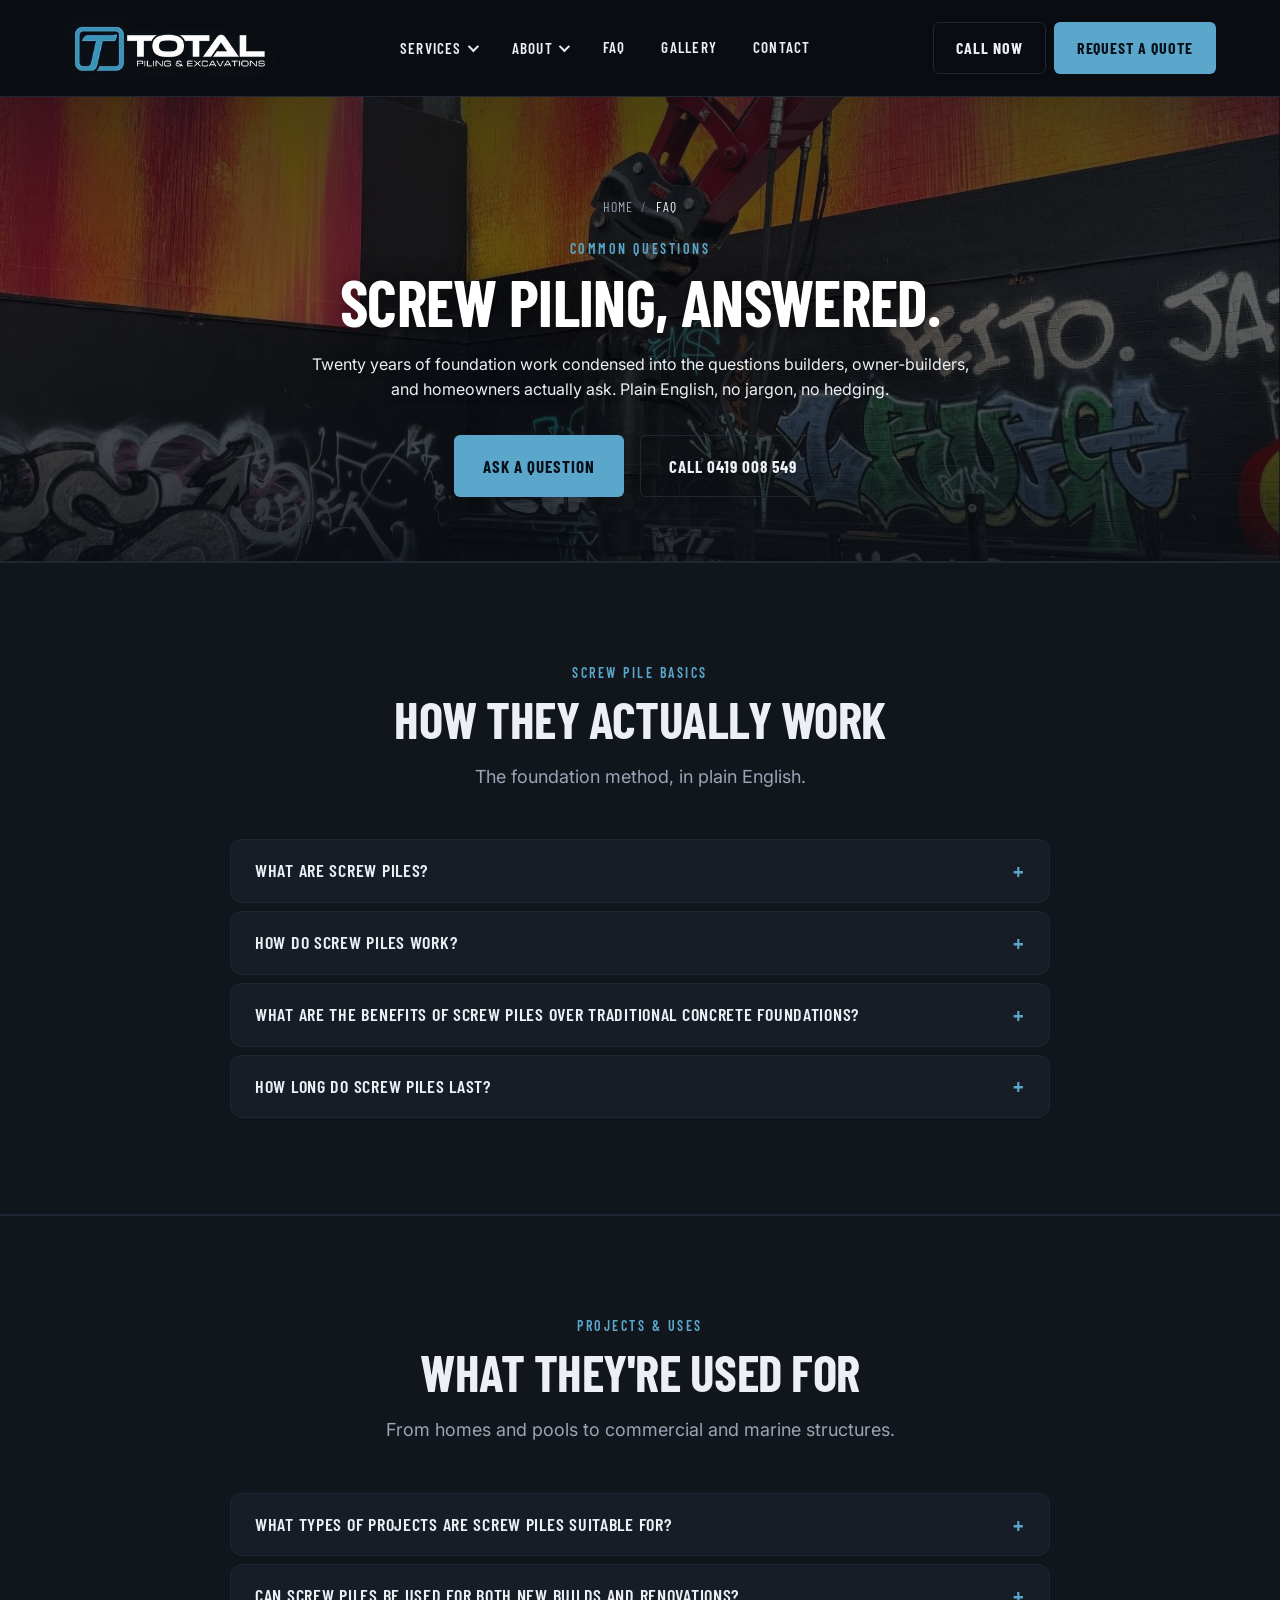
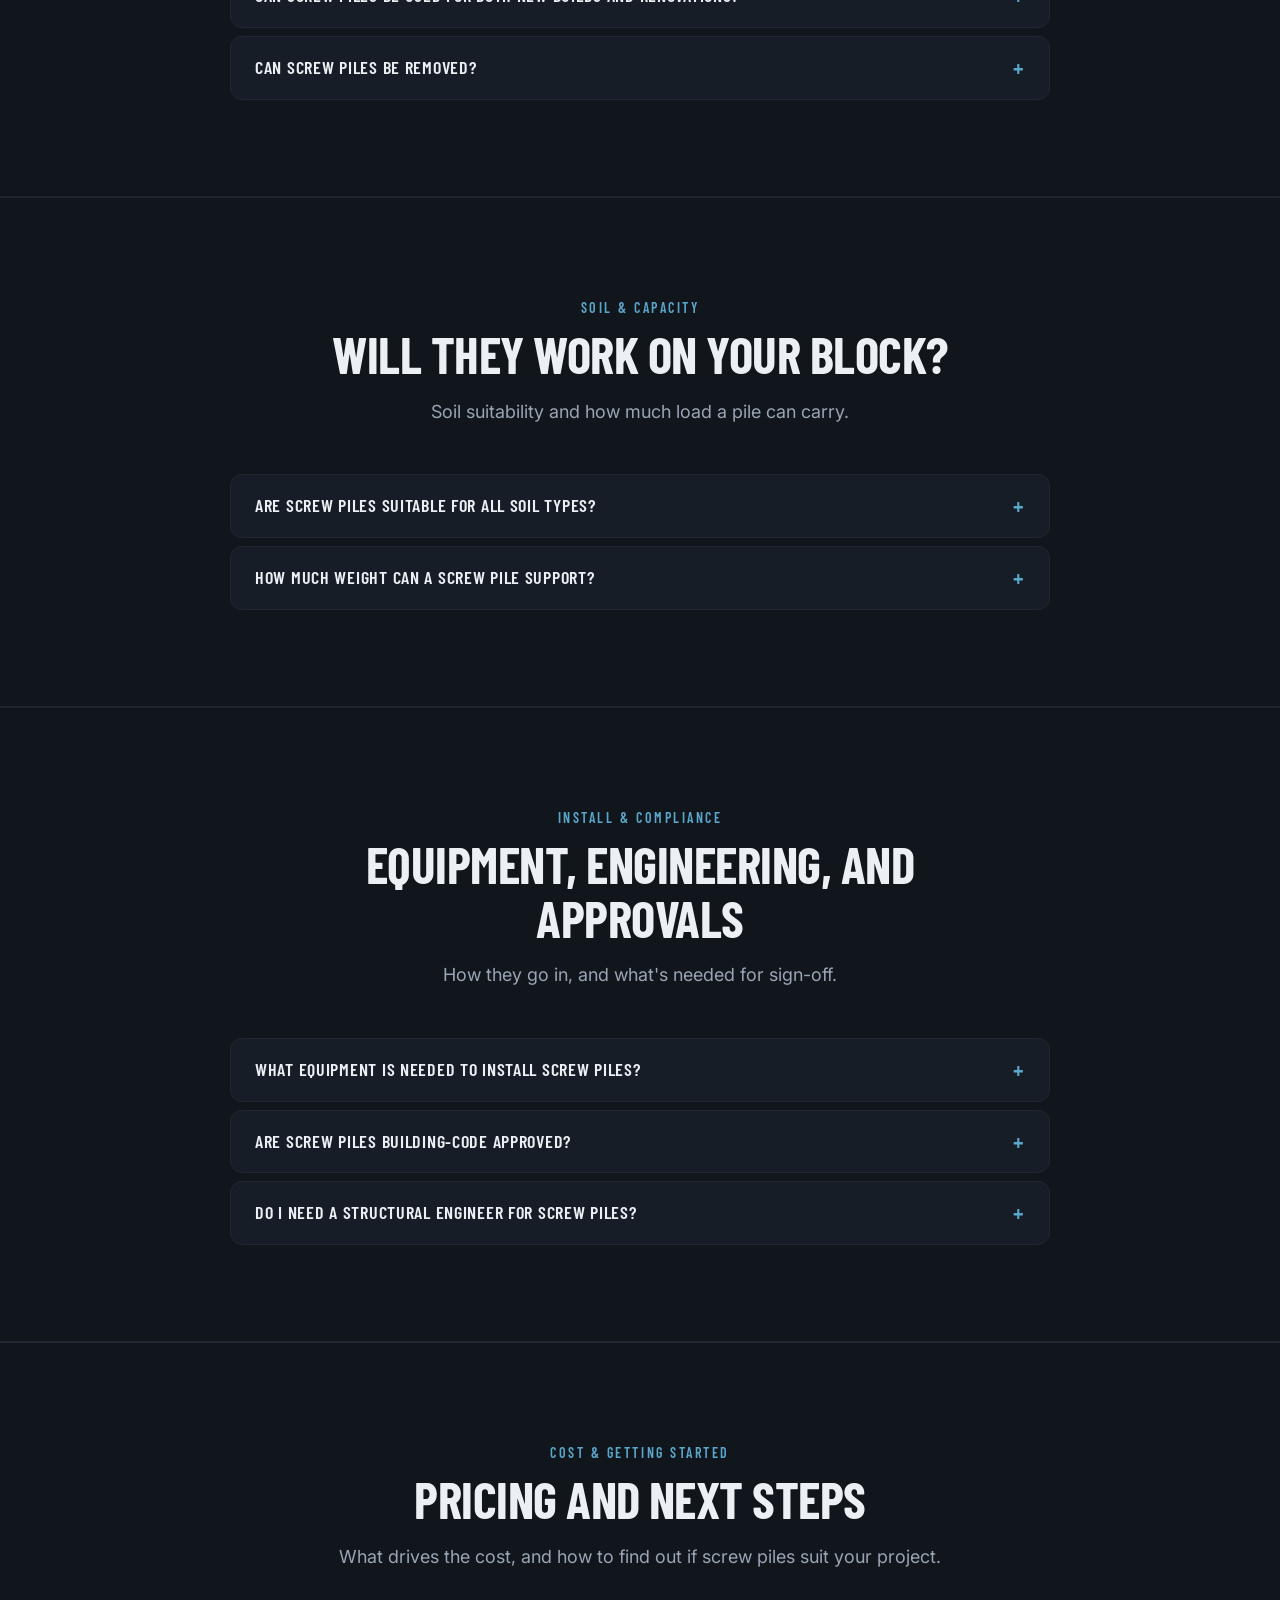
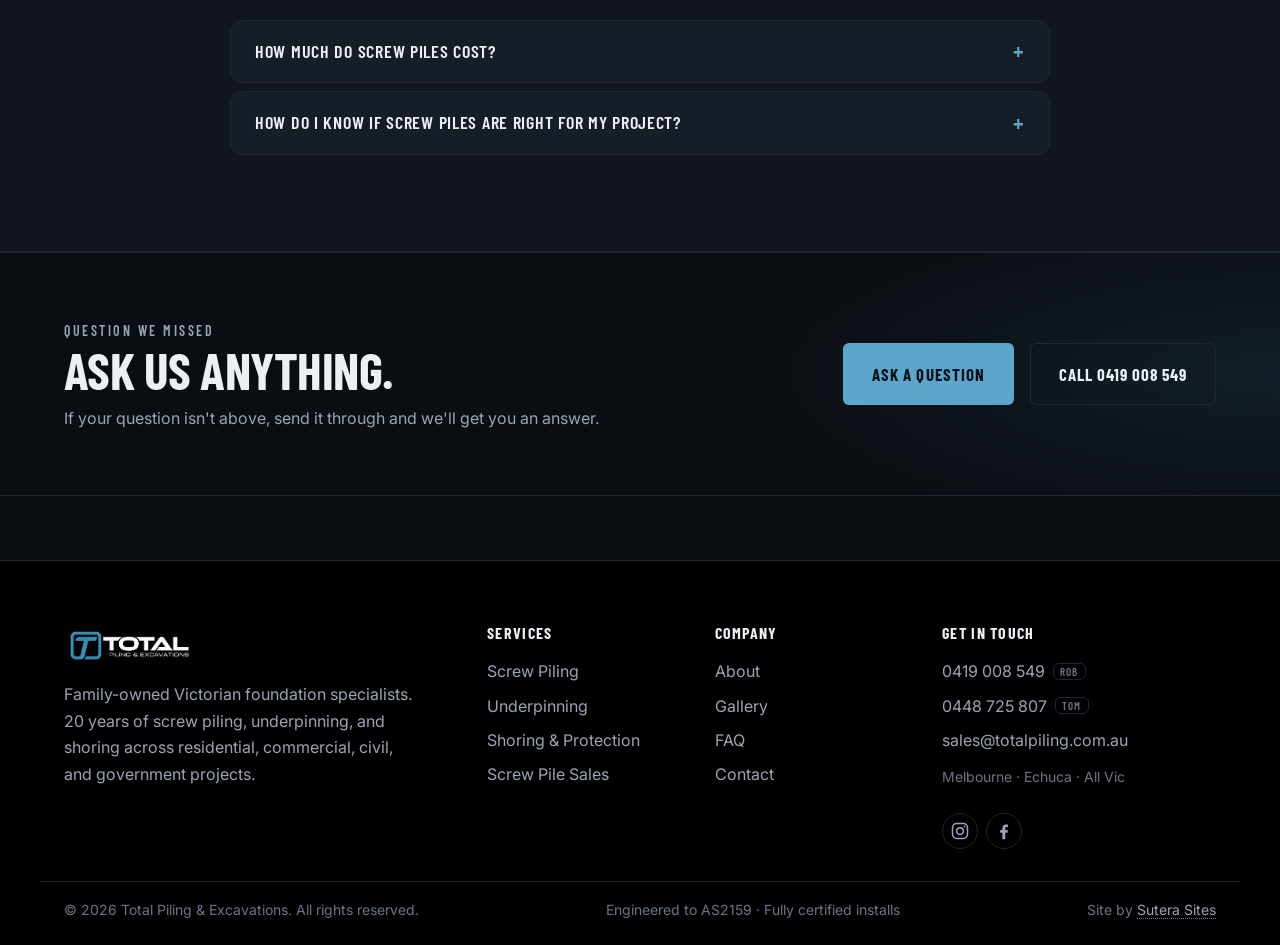
<file: faq.html>
<!DOCTYPE html>
<html lang="en-AU">
<head>
  <meta charset="UTF-8">
  <meta name="viewport" content="width=device-width, initial-scale=1.0">
  <title>Screw Piling FAQ | Common Questions Answered | Total Piling & Excavations Melbourne</title>
  <link rel="apple-touch-icon" href="assets/logo/Logo.avif">
  <link rel="icon" href="assets/logo/Logo.avif">
  <meta name="description" content="Plain-English answers to common screw piling questions. How they work, install timelines, soil types, AS2159 certification, costs, ordering. 20 years of Victorian foundation work, condensed.">
  <meta name="keywords" content="screw piling FAQ, screw pile questions, how do screw piles work, screw piling cost Melbourne, AS2159 certification, reactive clay screw piles, helical pile FAQ">
  <meta name="robots" content="index, follow">
  <meta name="geo.region" content="AU-VIC">
  <meta name="geo.placename" content="Melbourne">
  <link rel="canonical" href="https://www.totalpilingandexcavations.com.au/faq.html">

  <meta property="og:title" content="Screw Piling FAQ | Common Questions Answered | Total Piling & Excavations">
  <meta property="og:description" content="Plain-English answers on how screw piles work, install timelines, soil types, certification, and costs. 20 years of Victorian foundation work condensed.">
  <meta property="og:type" content="website">
  <meta property="og:locale" content="en_AU">
  <meta property="og:url" content="https://www.totalpilingandexcavations.com.au/faq.html">
  <meta property="og:site_name" content="Total Piling & Excavations">
  <meta property="og:image" content="https://www.totalpilingandexcavations.com.au/assets/projects/screw-piling-cbd-graffiti-wall.jpg">
  <meta property="og:image:width" content="1200">
  <meta property="og:image:height" content="900">

  <meta name="twitter:card" content="summary_large_image">
  <meta name="twitter:title" content="Screw Piling FAQ | Common Questions Answered">
  <meta name="twitter:description" content="Plain-English answers on how screw piles work, install timelines, soil types, certification, and costs.">
  <meta name="twitter:image" content="https://www.totalpilingandexcavations.com.au/assets/projects/screw-piling-cbd-graffiti-wall.jpg">

  <script type="application/ld+json">
  {
    "@context": "https://schema.org",
    "@graph": [
      {
        "@type": "BreadcrumbList",
        "itemListElement": [
          { "@type": "ListItem", "position": 1, "name": "Home", "item": "https://www.totalpilingandexcavations.com.au/" },
          { "@type": "ListItem", "position": 2, "name": "FAQ", "item": "https://www.totalpilingandexcavations.com.au/faq.html" }
        ]
      },
      {
        "@type": "FAQPage",
        "mainEntity": [
          {
            "@type": "Question",
            "name": "What are screw piles?",
            "acceptedAnswer": { "@type": "Answer", "text": "Screw piles (also known as helical piles or helical piers) are deep foundation solutions made of steel shafts with helical plates welded to them. They are screwed into the ground to support structures such as buildings, modular homes, pools, and more." }
          },
          {
            "@type": "Question",
            "name": "How do screw piles work?",
            "acceptedAnswer": { "@type": "Answer", "text": "Screw piles are rotated into the ground using an excavator and drive motor. The helical plates pull the pile into the soil, allowing it to reach the required depth and load-bearing capacity specified by an engineer. Once in place, they provide strong, stable foundations." }
          },
          {
            "@type": "Question",
            "name": "What are the benefits of screw piles over traditional concrete foundations?",
            "acceptedAnswer": { "@type": "Answer", "text": "Minimal excavation, works in most soil conditions, removable and reusable, environmentally friendly, and ideal for tight or remote areas. Every pile is engineered and load-certified to AS2159." }
          },
          {
            "@type": "Question",
            "name": "How long do screw piles last?",
            "acceptedAnswer": { "@type": "Answer", "text": "When properly designed and installed, screw piles can last 50+ years. Many are coated with galvanised steel or other protective materials to enhance longevity and resist corrosion." }
          },
          {
            "@type": "Question",
            "name": "What types of projects are screw piles suitable for?",
            "acceptedAnswer": { "@type": "Answer", "text": "Screw piles are versatile and commonly used in residential homes, modular structures, and pools, through to commercial and industrial buildings, boardwalks, and marine structures." }
          },
          {
            "@type": "Question",
            "name": "Can screw piles be used for both new builds and renovations?",
            "acceptedAnswer": { "@type": "Answer", "text": "Yes. Screw piles are excellent for new construction as well as retrofit projects or foundation repairs. They can be installed next to or under existing structures with minimal disruption." }
          },
          {
            "@type": "Question",
            "name": "Can screw piles be removed?",
            "acceptedAnswer": { "@type": "Answer", "text": "Yes. Screw piles are fully removable, making them ideal for temporary structures or eco-sensitive projects." }
          },
          {
            "@type": "Question",
            "name": "Are screw piles suitable for all soil types?",
            "acceptedAnswer": { "@type": "Answer", "text": "Screw piles work in a wide range of soils, including clay, silt, sand, and loam. They may not be ideal in very rocky or dense cobble soils, where pre-drilling might be required." }
          },
          {
            "@type": "Question",
            "name": "How much weight can a screw pile support?",
            "acceptedAnswer": { "@type": "Answer", "text": "Load capacity varies based on pile design, soil type, and depth. Standard residential screw piles can typically support 2,000 to 10,000+ kg each. Load testing can confirm exact capacity." }
          },
          {
            "@type": "Question",
            "name": "What equipment is needed to install screw piles?",
            "acceptedAnswer": { "@type": "Answer", "text": "Installation typically requires a drive motor mounted on an excavator or skid steer, or handheld units for small projects. The machinery depends on pile size and site conditions." }
          },
          {
            "@type": "Question",
            "name": "Are screw piles building-code approved?",
            "acceptedAnswer": { "@type": "Answer", "text": "Yes. Screw piles comply with most building codes when engineered and installed properly. Always check local regulations and obtain the necessary permits." }
          },
          {
            "@type": "Question",
            "name": "Do I need a structural engineer for screw piles?",
            "acceptedAnswer": { "@type": "Answer", "text": "Engineering and load calculations are highly recommended, and often mandated. We design and install to your engineer's specification and the soil report." }
          },
          {
            "@type": "Question",
            "name": "How much do screw piles cost?",
            "acceptedAnswer": { "@type": "Answer", "text": "Costs vary based on project size, soil conditions, pile size, and depth. Send your plans, engineering, and soil report through to sales@totalpiling.com.au for itemised pricing off your real documents, not estimates." }
          },
          {
            "@type": "Question",
            "name": "How do I know if screw piles are right for my project?",
            "acceptedAnswer": { "@type": "Answer", "text": "Speak with a qualified installer or geotechnical engineer. They'll assess soil conditions, load requirements, and site access to determine if screw piles are the best option. Send your details through to sales@totalpiling.com.au or call Rob on 0419 008 549 and we'll let you know if it's a fit." }
          }
        ]
      }
    ]
  }
  </script>

  <link rel="preconnect" href="https://fonts.googleapis.com">
  <link rel="preconnect" href="https://fonts.gstatic.com" crossorigin>
  <link href="https://fonts.googleapis.com/css2?family=Barlow+Condensed:wght@500;600;700;800&family=Inter:wght@400;500;600;700&display=swap" rel="stylesheet">
  <link rel="stylesheet" href="styles.css">
</head>
<body>

<a class="skip-link" href="#main">Skip to content</a>

<header class="site-header" id="top">
  <div class="container header-inner">
    <a href="/" class="brand" aria-label="Total Piling & Excavations home">
      <img src="assets/logo/Logo.avif" alt="Total Piling & Excavations logo" class="brand-logo">
    </a>

    <nav class="primary-nav" aria-label="Primary navigation">
      <ul class="mega-nav">

        <li class="mega-item" data-mega="services">
          <button type="button" class="mega-trigger" aria-haspopup="true" aria-expanded="false" aria-controls="mega-services">
            Services <span class="mega-caret" aria-hidden="true"></span>
          </button>
          <div id="mega-services" class="mega-panel" role="region" aria-label="Services menu" hidden>
            <div class="container mega-panel-inner">
              <div class="mega-col mega-col-feature">
                <p class="mega-eyebrow">What we do</p>
                <h3 class="mega-headline">Specialist piling services across Victoria.</h3>
                <p class="mega-blurb">20 years of certified screw pile installs, underpinning, and shoring for residential, commercial, civil, and government projects.</p>
                <a href="/services.html" class="link-arrow">See all services <span aria-hidden="true">&rarr;</span></a>
              </div>
              <div class="mega-col mega-col-links">
                <a href="/services/screw-piling.html" class="mega-link">
                  <span class="mega-link-title">Screw Piling</span>
                  <span class="mega-link-sub">Certified installs, engineered to AS2159. Minimal excavation, no spoil.</span>
                </a>
                <a href="/services/underpinning.html" class="mega-link">
                  <span class="mega-link-title">Underpinning</span>
                  <span class="mega-link-sub">Stabilise settling foundations with minimal disruption.</span>
                </a>
                <a href="/services/shoring.html" class="mega-link">
                  <span class="mega-link-title">Shoring & Protection</span>
                  <span class="mega-link-sub">Residential panels through to heavy commercial systems.</span>
                </a>
                <a href="/order-piles.html" class="mega-link">
                  <span class="mega-link-title">Screw Pile Sales</span>
                  <span class="mega-link-sub">100% Australian-made. 76mm to 114mm in stock, no minimum order.</span>
                </a>
              </div>
            </div>
          </div>
        </li>

        <li class="mega-item" data-mega="about">
          <button type="button" class="mega-trigger" aria-haspopup="true" aria-expanded="false" aria-controls="mega-about">
            About <span class="mega-caret" aria-hidden="true"></span>
          </button>
          <div id="mega-about" class="mega-panel" role="region" aria-label="About menu" hidden>
            <div class="container mega-panel-inner">
              <div class="mega-col mega-col-feature">
                <p class="mega-eyebrow">About Total Piling</p>
                <h3 class="mega-headline">Family-owned, 20 years on the tools.</h3>
                <p class="mega-blurb">Melbourne and Echuca based. Government project experience. Modern fleet from 1.7T to 8T capacity, all engineered to AS2159.</p>
                <a href="/about.html" class="link-arrow">Read our story <span aria-hidden="true">&rarr;</span></a>
              </div>
              <div class="mega-col mega-col-links">
                <a href="/about.html#about-us" class="mega-link">
                  <span class="mega-link-title">About Us</span>
                  <span class="mega-link-sub">Family business, 30 years industry, 20 in screw piling.</span>
                </a>
                <a href="/about.html#why-us" class="mega-link">
                  <span class="mega-link-title">Why Choose Us</span>
                  <span class="mega-link-sub">Engineered, load-certified, family-run.</span>
                </a>
                <a href="/about.html#fleet" class="mega-link">
                  <span class="mega-link-title">Our Fleet</span>
                  <span class="mega-link-sub">Modern machinery 1.7T to 8T. Right gear for any site.</span>
                </a>
                <a href="/about.html#service-area" class="mega-link">
                  <span class="mega-link-title">Service Area</span>
                  <span class="mega-link-sub">All of Victoria. Interstate available on request.</span>
                </a>
              </div>
            </div>
          </div>
        </li>

        <li><a href="/faq.html" class="mega-direct">FAQ</a></li>

        <li><a href="/projects.html" class="mega-direct">Gallery</a></li>
        <li><a href="/contact.html" class="mega-direct">Contact</a></li>
      </ul>
    </nav>

    <div class="header-cta">
      <a href="tel:0419008549" class="btn btn-ghost">Call Now</a>
      <a href="/contact.html" class="btn btn-primary">Request a Quote</a>
    </div>

    <button class="nav-toggle" aria-label="Toggle navigation" aria-expanded="false" aria-controls="mobile-menu">
      <span></span><span></span><span></span>
    </button>
  </div>

  <nav id="mobile-menu" class="mobile-nav" aria-label="Mobile navigation" hidden>
    <ul class="mobile-mega">
      <li>
        <button type="button" class="mobile-mega-trigger" aria-expanded="false" aria-controls="mobile-mega-services">
          Services <span class="mega-caret" aria-hidden="true"></span>
        </button>
        <ul id="mobile-mega-services" class="mobile-mega-panel" hidden>
          <li><a href="/services/screw-piling.html">Screw Piling</a></li>
          <li><a href="/services/underpinning.html">Underpinning</a></li>
          <li><a href="/services/shoring.html">Shoring & Protection</a></li>
          <li><a href="/order-piles.html">Screw Pile Sales</a></li>
        </ul>
      </li>
      <li>
        <button type="button" class="mobile-mega-trigger" aria-expanded="false" aria-controls="mobile-mega-about">
          About <span class="mega-caret" aria-hidden="true"></span>
        </button>
        <ul id="mobile-mega-about" class="mobile-mega-panel" hidden>
          <li><a href="/about.html#about-us">About Us</a></li>
          <li><a href="/about.html#why-us">Why Choose Us</a></li>
          <li><a href="/about.html#fleet">Our Fleet</a></li>
          <li><a href="/about.html#service-area">Service Area</a></li>
        </ul>
      </li>
      <li><a href="/faq.html" class="mobile-direct">FAQ</a></li>
      <li><a href="/projects.html" class="mobile-direct">Gallery</a></li>
      <li><a href="/contact.html" class="mobile-direct">Contact</a></li>
    </ul>
    <div class="mobile-nav-cta">
      <a href="tel:0419008549" class="btn btn-ghost">Call Now</a>
      <a href="/contact.html" class="btn btn-primary">Request a Quote</a>
    </div>
  </nav>
</header>

<main id="main">

  <section class="page-hero" style="--page-hero-bg: url('/assets/projects/screw-piling-cbd-graffiti-wall.jpg');">
    <div class="container page-hero-inner">
      <nav class="breadcrumbs" aria-label="Breadcrumb">
        <ol>
          <li><a href="/">Home</a></li>
          <li aria-current="page">FAQ</li>
        </ol>
      </nav>
      <p class="eyebrow">Common questions</p>
      <h1>Screw piling, answered.</h1>
      <p class="page-hero-lead">Twenty years of foundation work condensed into the questions builders, owner-builders, and homeowners actually ask. Plain English, no jargon, no hedging.</p>
      <div class="page-hero-cta">
        <a href="/contact.html" class="btn btn-primary btn-lg">Ask a Question</a>
        <a href="tel:0419008549" class="btn btn-ghost btn-lg">Call 0419 008 549</a>
      </div>
    </div>
  </section>

  <section class="faq">
    <div class="container">
      <header class="section-head">
        <p class="eyebrow">Screw pile basics</p>
        <h2>How they actually work</h2>
        <p class="section-sub">The foundation method, in plain English.</p>
      </header>

      <div class="faq-list">
        <details>
          <summary>What are screw piles?</summary>
          <p>Screw piles (also known as helical piles or helical piers) are deep foundation solutions made of steel shafts with helical plates welded to them. They are screwed into the ground to support structures such as buildings, modular homes, pools, and more.</p>
        </details>
        <details>
          <summary>How do screw piles work?</summary>
          <p>Screw piles are rotated into the ground using an excavator and drive motor. The helical plates pull the pile into the soil, allowing it to reach the required depth and load-bearing capacity specified by an engineer. Once in place, they provide strong, stable foundations.</p>
        </details>
        <details>
          <summary>What are the benefits of screw piles over traditional concrete foundations?</summary>
          <p>Minimal excavation, works in most soil conditions, removable and reusable, environmentally friendly, and ideal for tight or remote areas. Every pile is engineered and load-certified to AS2159.</p>
        </details>
        <details>
          <summary>How long do screw piles last?</summary>
          <p>When properly designed and installed, screw piles can last 50+ years. Many are coated with galvanised steel or other protective materials to enhance longevity and resist corrosion.</p>
        </details>
      </div>
    </div>
  </section>

  <section class="faq services-alt">
    <div class="container">
      <header class="section-head">
        <p class="eyebrow">Projects &amp; uses</p>
        <h2>What they're used for</h2>
        <p class="section-sub">From homes and pools to commercial and marine structures.</p>
      </header>

      <div class="faq-list">
        <details>
          <summary>What types of projects are screw piles suitable for?</summary>
          <p>Screw piles are versatile and commonly used in residential homes, modular structures, and pools, through to commercial and industrial buildings, boardwalks, and marine structures.</p>
        </details>
        <details>
          <summary>Can screw piles be used for both new builds and renovations?</summary>
          <p>Yes. Screw piles are excellent for new construction as well as retrofit projects or foundation repairs. They can be installed next to or under existing structures with minimal disruption.</p>
        </details>
        <details>
          <summary>Can screw piles be removed?</summary>
          <p>Yes. Screw piles are fully removable, making them ideal for temporary structures or eco-sensitive projects.</p>
        </details>
      </div>
    </div>
  </section>

  <section class="faq">
    <div class="container">
      <header class="section-head">
        <p class="eyebrow">Soil &amp; capacity</p>
        <h2>Will they work on your block?</h2>
        <p class="section-sub">Soil suitability and how much load a pile can carry.</p>
      </header>

      <div class="faq-list">
        <details>
          <summary>Are screw piles suitable for all soil types?</summary>
          <p>Screw piles work in a wide range of soils, including clay, silt, sand, and loam. They may not be ideal in very rocky or dense cobble soils, where pre-drilling might be required.</p>
        </details>
        <details>
          <summary>How much weight can a screw pile support?</summary>
          <p>Load capacity varies based on pile design, soil type, and depth. Standard residential screw piles can typically support 2,000 to 10,000+ kg each. Load testing can confirm exact capacity.</p>
        </details>
      </div>
    </div>
  </section>

  <section class="faq services-alt">
    <div class="container">
      <header class="section-head">
        <p class="eyebrow">Install &amp; compliance</p>
        <h2>Equipment, engineering, and approvals</h2>
        <p class="section-sub">How they go in, and what's needed for sign-off.</p>
      </header>

      <div class="faq-list">
        <details>
          <summary>What equipment is needed to install screw piles?</summary>
          <p>Installation typically requires a drive motor mounted on an excavator or skid steer, or handheld units for small projects. The machinery depends on pile size and site conditions.</p>
        </details>
        <details>
          <summary>Are screw piles building-code approved?</summary>
          <p>Yes. Screw piles comply with most building codes when engineered and installed properly. Always check local regulations and obtain the necessary permits.</p>
        </details>
        <details>
          <summary>Do I need a structural engineer for screw piles?</summary>
          <p>Engineering and load calculations are highly recommended, and often mandated. We design and install to your engineer's specification and the soil report.</p>
        </details>
      </div>
    </div>
  </section>

  <section class="faq">
    <div class="container">
      <header class="section-head">
        <p class="eyebrow">Cost &amp; getting started</p>
        <h2>Pricing and next steps</h2>
        <p class="section-sub">What drives the cost, and how to find out if screw piles suit your project.</p>
      </header>

      <div class="faq-list">
        <details>
          <summary>How much do screw piles cost?</summary>
          <p>Costs vary based on project size, soil conditions, pile size, and depth. Send your plans, engineering, and soil report through to <a href="mailto:sales@totalpiling.com.au?subject=Quote%20request">sales@totalpiling.com.au</a> for itemised pricing off your real documents, not estimates.</p>
        </details>
        <details>
          <summary>How do I know if screw piles are right for my project?</summary>
          <p>Speak with a qualified installer or geotechnical engineer. They'll assess soil conditions, load requirements, and site access to determine if screw piles are the best option. Send your details through to <a href="mailto:sales@totalpiling.com.au?subject=Quote%20request">sales@totalpiling.com.au</a> or call Rob on <a href="tel:0419008549">0419 008 549</a> and we'll let you know if it's a fit.</p>
        </details>
      </div>
    </div>
  </section>

  <section class="cta-band">
    <div class="container cta-band-inner">
      <div class="cta-band-copy">
        <p class="eyebrow">Question we missed</p>
        <h2>Ask us anything.</h2>
        <p>If your question isn't above, send it through and we'll get you an answer.</p>
      </div>
      <div class="cta-band-actions">
        <a href="/contact.html" class="btn btn-primary btn-lg">Ask a Question</a>
        <a href="tel:0419008549" class="btn btn-ghost btn-lg">Call 0419 008 549</a>
      </div>
    </div>
  </section>

</main>

<footer class="site-footer">
  <div class="container footer-grid">
    <div class="footer-brand">
      <img src="assets/logo/Logo.avif" alt="Total Piling & Excavations" class="footer-logo">
      <p>Family-owned Victorian foundation specialists. 20 years of screw piling, underpinning, and shoring across residential, commercial, civil, and government projects.</p>
    </div>
    <div class="footer-col">
      <h4>Services</h4>
      <ul>
        <li><a href="/services/screw-piling.html">Screw Piling</a></li>
        <li><a href="/services/underpinning.html">Underpinning</a></li>
        <li><a href="/services/shoring.html">Shoring & Protection</a></li>
        <li><a href="/order-piles.html">Screw Pile Sales</a></li>
      </ul>
    </div>
    <div class="footer-col">
      <h4>Company</h4>
      <ul>
        <li><a href="/about.html">About</a></li>
        <li><a href="/projects.html">Gallery</a></li>
        <li><a href="/faq.html">FAQ</a></li>
        <li><a href="/contact.html">Contact</a></li>
      </ul>
    </div>
    <div class="footer-col">
      <h4>Get in touch</h4>
      <ul class="footer-contact">
        <li><a href="tel:0419008549">0419 008 549</a><span class="footer-tag">Rob</span></li>
        <li><a href="tel:0448725807">0448 725 807</a><span class="footer-tag">Tom</span></li>
        <li><a href="mailto:sales@totalpiling.com.au">sales@totalpiling.com.au</a></li>
        <li class="footer-location">Melbourne &middot; Echuca &middot; All Vic</li>
      </ul>
      <ul class="footer-social" aria-label="Social media">
        <li>
          <a href="https://www.instagram.com/totalpilingandexcavations" aria-label="Instagram" target="_blank" rel="noopener">
            <svg viewBox="0 0 24 24" width="20" height="20" fill="none" stroke="currentColor" stroke-width="1.8" stroke-linecap="round" stroke-linejoin="round" aria-hidden="true">
              <rect x="3" y="3" width="18" height="18" rx="5"/>
              <circle cx="12" cy="12" r="4"/>
              <circle cx="17.5" cy="6.5" r="1" fill="currentColor" stroke="none"/>
            </svg>
          </a>
        </li>
        <li>
          <a href="https://www.facebook.com/profile.php?id=61583985463235" aria-label="Facebook" target="_blank" rel="noopener">
            <svg viewBox="0 0 24 24" width="20" height="20" fill="currentColor" aria-hidden="true">
              <path d="M13.5 22v-8h2.7l.4-3.2h-3.1V8.7c0-.9.3-1.6 1.6-1.6h1.6V4.2c-.3 0-1.3-.1-2.5-.1-2.5 0-4.1 1.5-4.1 4.2v2.5H7.4V14h2.6v8h3.5z"/>
            </svg>
          </a>
        </li>
      </ul>
    </div>
  </div>
  <div class="container footer-bottom">
    <p>&copy; 2026 Total Piling & Excavations. All rights reserved.</p>
    <p>Engineered to AS2159 &middot; Fully certified installs</p>
    <p class="footer-credit">Site by <a href="https://www.suterasites.com.au" target="_blank" rel="noopener">Sutera Sites</a></p>
  </div>
</footer>

<script src="script.js" defer></script>
</body>
</html>
</file>
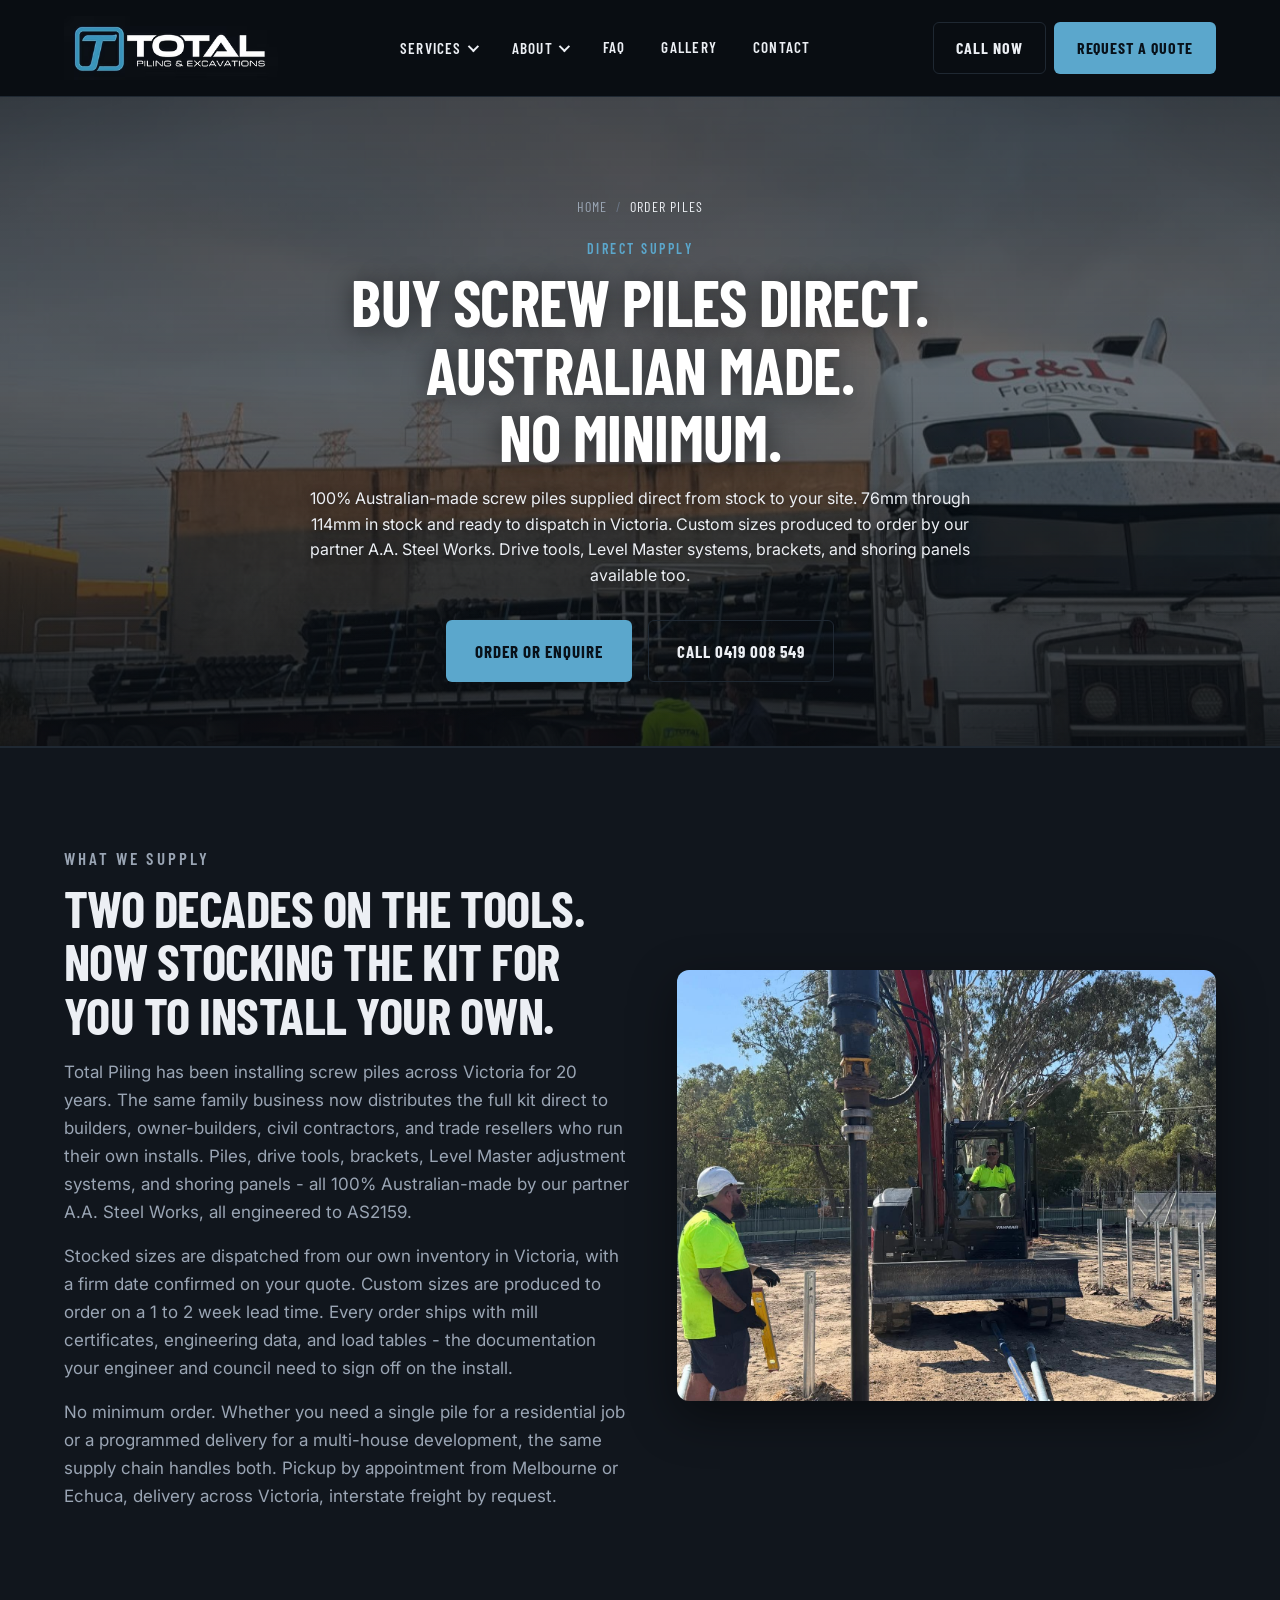
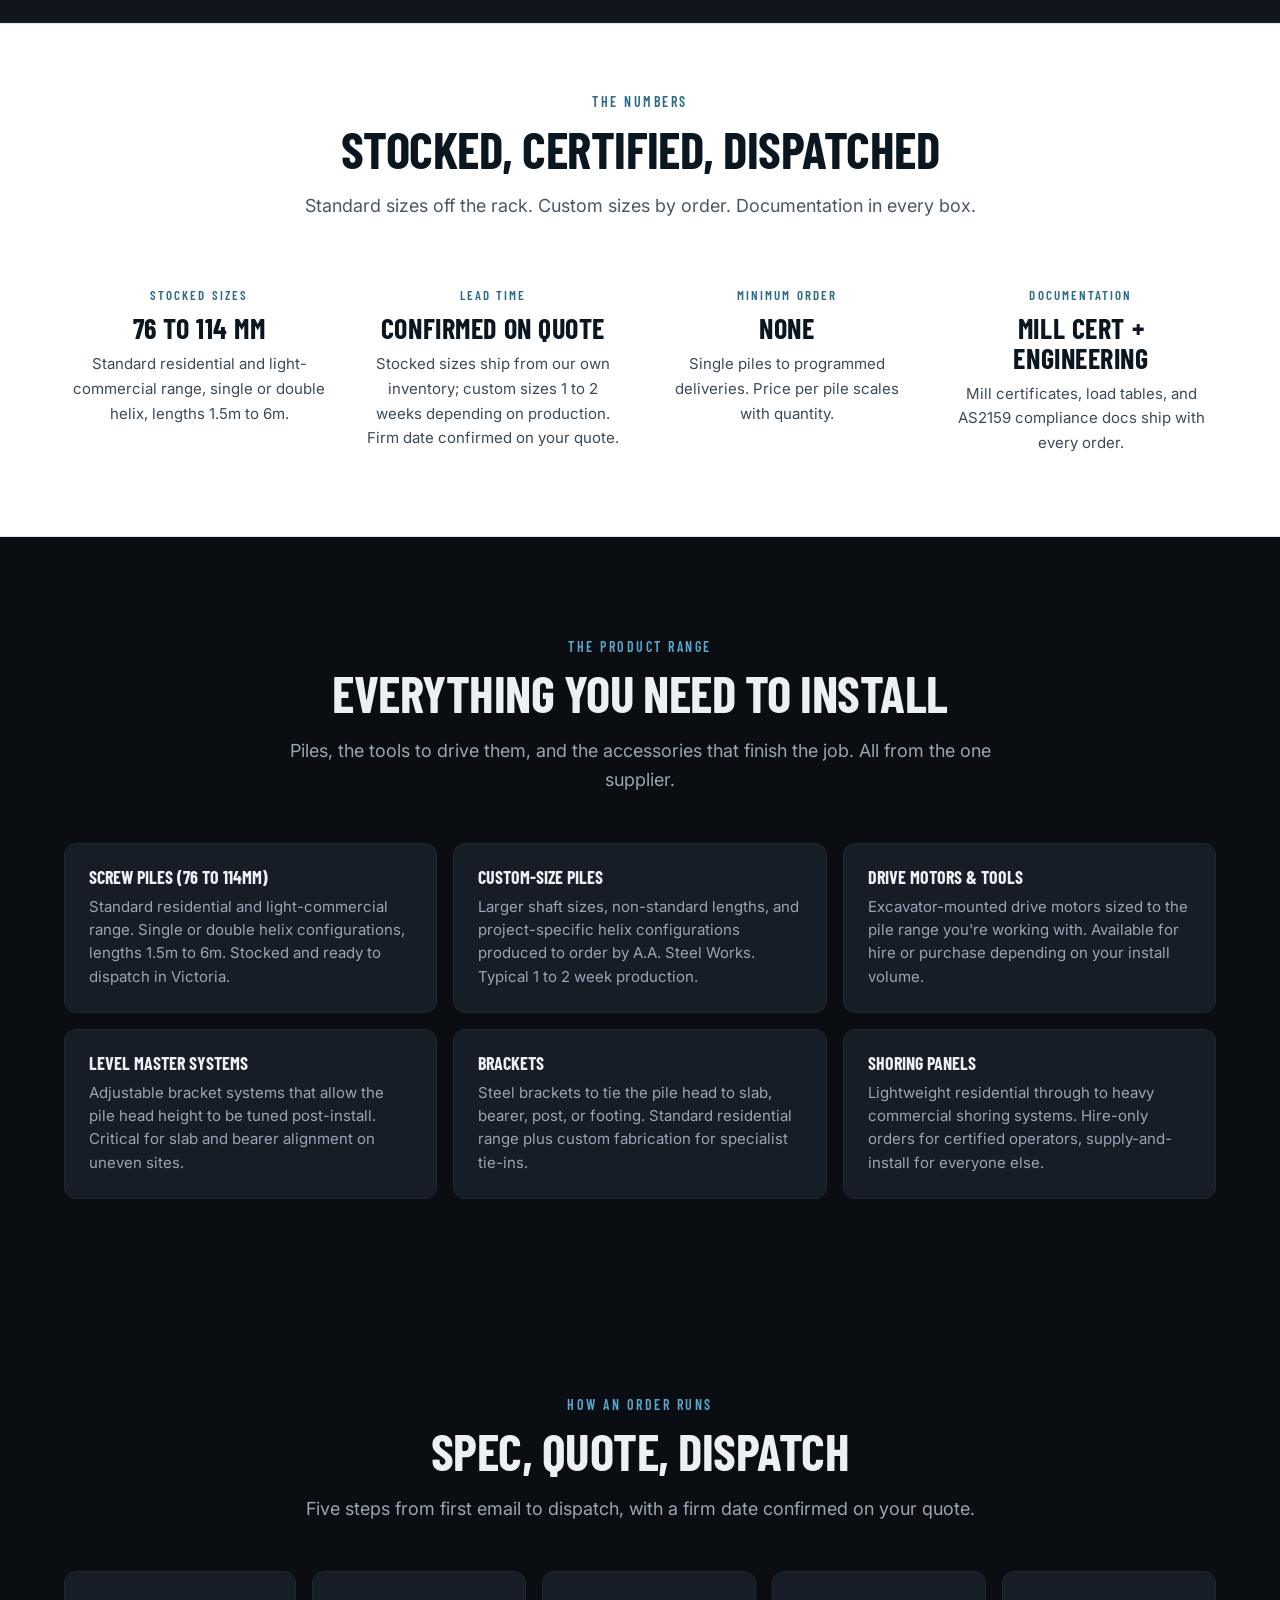
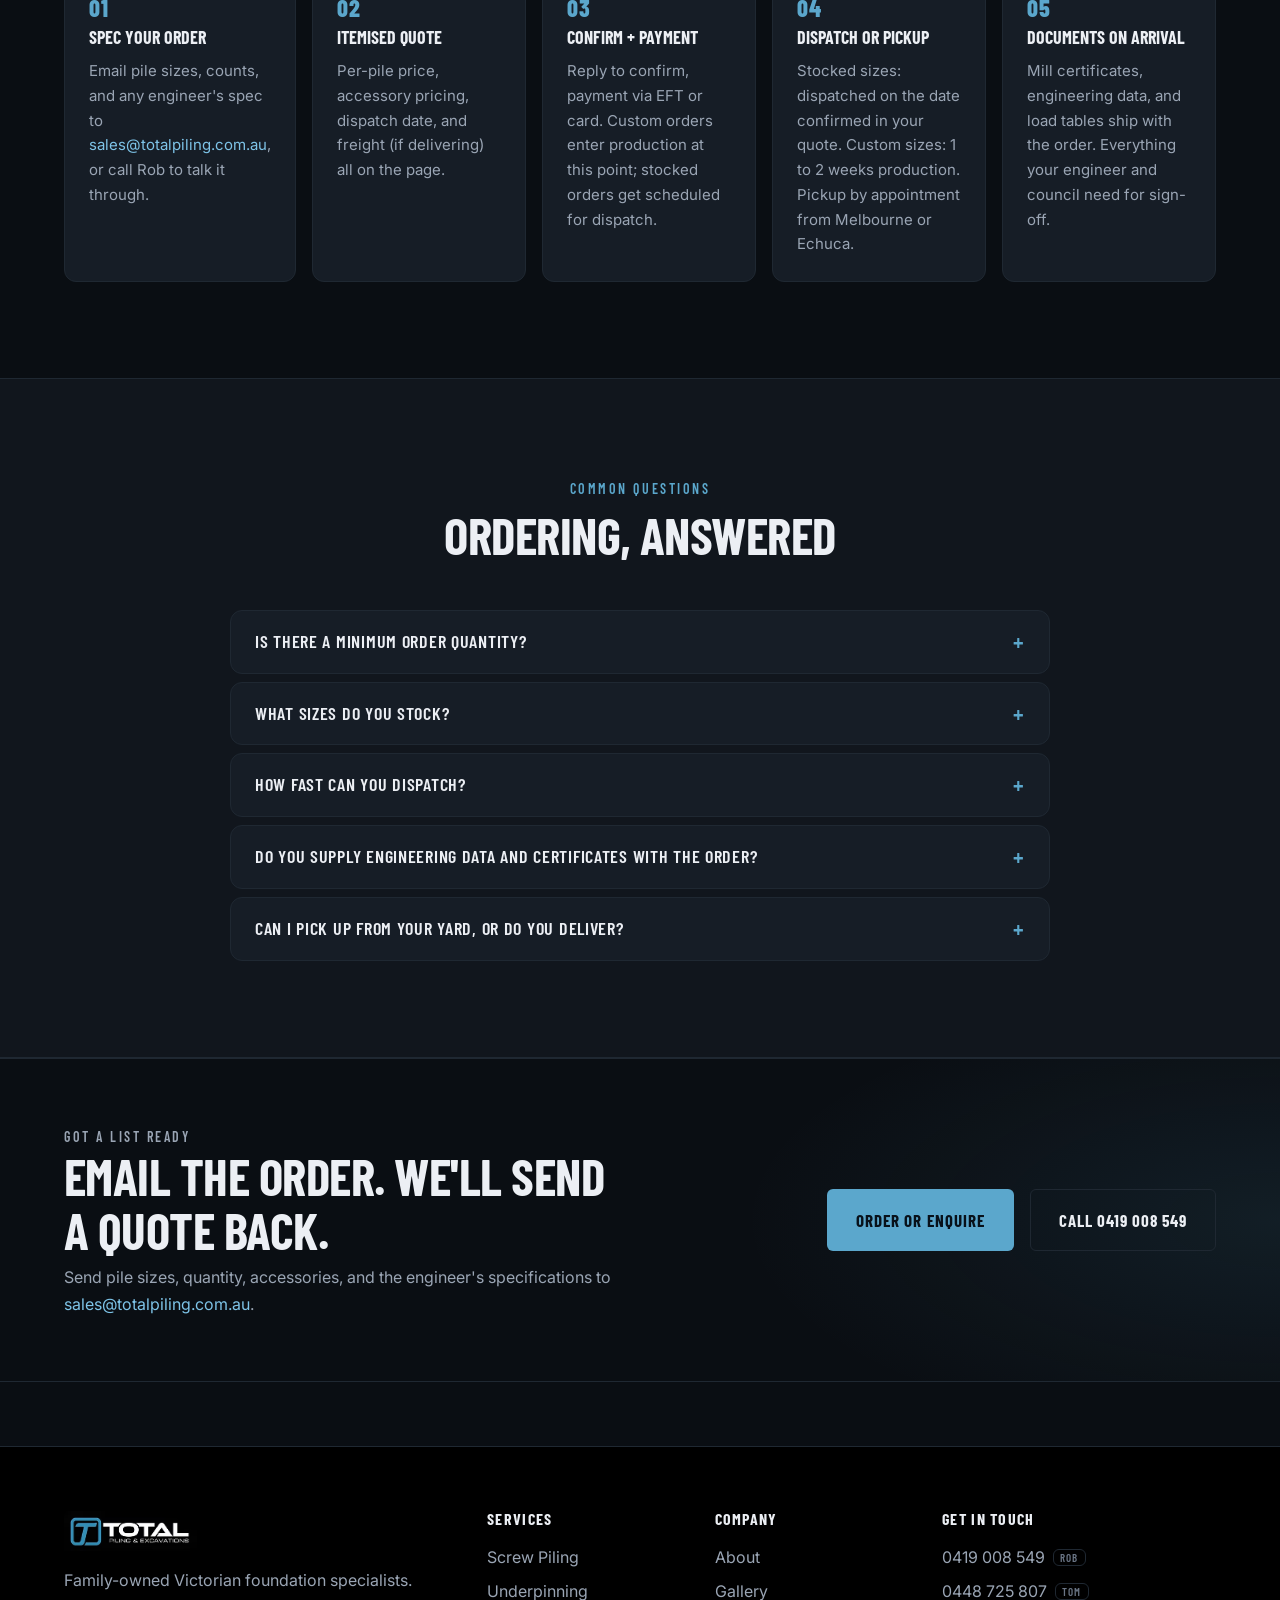
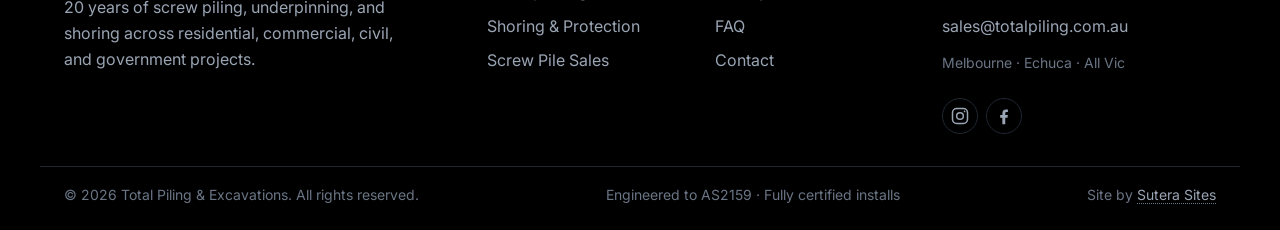
<file: order-piles.html>
<!DOCTYPE html>
<html lang="en-AU">
<head>
  <meta charset="UTF-8">
  <meta name="viewport" content="width=device-width, initial-scale=1.0">
  <title>Buy Screw Piles Direct | Australian-Made Helical Piles VIC | Total Piling & Excavations</title>
  <link rel="apple-touch-icon" href="assets/logo/Logo.avif">
  <link rel="icon" href="assets/logo/Logo.avif">
  <meta name="description" content="Direct supply of 100% Australian-made screw piles across Victoria. 76mm to 114mm stocked, custom sizes by order. Drive tools, brackets, Level Master systems available. No minimum order. Mill certificates and engineering data included.">
  <meta name="keywords" content="buy screw piles Melbourne, screw pile supply Victoria, helical pile supplier, Australian made screw piles, screw pile distributor, AA Steel Works, drive tools Melbourne, Level Master screw piles">
  <meta name="robots" content="index, follow">
  <meta name="geo.region" content="AU-VIC">
  <meta name="geo.placename" content="Melbourne">
  <link rel="canonical" href="https://www.totalpilingandexcavations.com.au/order-piles.html">

  <meta property="og:title" content="Buy Screw Piles Direct | Australian-Made Helical Piles VIC | Total Piling & Excavations">
  <meta property="og:description" content="100% Australian-made screw piles supplied direct across Victoria. 76mm to 114mm stocked, custom sizes by order, drive tools and accessories available. No minimum order.">
  <meta property="og:type" content="website">
  <meta property="og:locale" content="en_AU">
  <meta property="og:url" content="https://www.totalpilingandexcavations.com.au/order-piles.html">
  <meta property="og:site_name" content="Total Piling & Excavations">
  <meta property="og:image" content="https://www.totalpilingandexcavations.com.au/assets/services/sales.jpg">
  <meta property="og:image:width" content="1200">
  <meta property="og:image:height" content="900">

  <meta name="twitter:card" content="summary_large_image">
  <meta name="twitter:title" content="Buy Screw Piles Direct | Australian-Made Helical Piles VIC | Total Piling & Excavations">
  <meta name="twitter:description" content="100% Australian-made screw piles supplied direct across Victoria. 76mm to 114mm stocked, no minimum order.">
  <meta name="twitter:image" content="https://www.totalpilingandexcavations.com.au/assets/services/sales.jpg">

  <script type="application/ld+json">
  {
    "@context": "https://schema.org",
    "@graph": [
      {
        "@type": "BreadcrumbList",
        "itemListElement": [
          { "@type": "ListItem", "position": 1, "name": "Home", "item": "https://www.totalpilingandexcavations.com.au/" },
          { "@type": "ListItem", "position": 2, "name": "Order Piles", "item": "https://www.totalpilingandexcavations.com.au/order-piles.html" }
        ]
      },
      {
        "@type": "Service",
        "name": "Screw Pile Sales and Distribution",
        "serviceType": "Screw Pile Supply",
        "provider": {
          "@type": "LocalBusiness",
          "name": "Total Piling & Excavations",
          "url": "https://www.totalpilingandexcavations.com.au/",
          "telephone": "+61419008549",
          "email": "sales@totalpiling.com.au",
          "address": { "@type": "PostalAddress", "addressRegion": "VIC", "addressCountry": "AU" }
        },
        "areaServed": [
          { "@type": "City", "name": "Melbourne" },
          { "@type": "City", "name": "Echuca" },
          { "@type": "State", "name": "Victoria" },
          { "@type": "Country", "name": "Australia" }
        ],
        "description": "Direct supply of 100% Australian-made screw piles across Victoria and Australia. Stocked sizes 76mm, 89mm, 102mm, and 114mm, with larger custom sizes produced to order. Drive motors, Level Master systems, brackets, and shoring panels also available. No minimum order. Mill certificates and engineering data supplied with every order.",
        "hasOfferCatalog": {
          "@type": "OfferCatalog",
          "name": "Screw Pile Product Range",
          "itemListElement": [
            { "@type": "Offer", "itemOffered": { "@type": "Product", "name": "Screw Piles (76mm to 114mm stocked)", "brand": { "@type": "Brand", "name": "A.A. Steel Works" }, "countryOfOrigin": "AU" }},
            { "@type": "Offer", "itemOffered": { "@type": "Product", "name": "Custom-size Screw Piles", "countryOfOrigin": "AU" }},
            { "@type": "Offer", "itemOffered": { "@type": "Product", "name": "Drive Motors and Tools" }},
            { "@type": "Offer", "itemOffered": { "@type": "Product", "name": "Level Master Systems" }},
            { "@type": "Offer", "itemOffered": { "@type": "Product", "name": "Brackets" }},
            { "@type": "Offer", "itemOffered": { "@type": "Product", "name": "Shoring Panels" }}
          ]
        }
      },
      {
        "@type": "FAQPage",
        "mainEntity": [
          {
            "@type": "Question",
            "name": "Is there a minimum order quantity?",
            "acceptedAnswer": {
              "@type": "Answer",
              "text": "No. We supply from single-pile orders for small residential extensions through to programmed deliveries for commercial and civil projects. The price per pile changes with quantity, but there is no order minimum."
            }
          },
          {
            "@type": "Question",
            "name": "What sizes do you stock?",
            "acceptedAnswer": {
              "@type": "Answer",
              "text": "We stock the standard residential and light-commercial range: 76mm, 89mm, 102mm, and 114mm shafts with single or double helix plates. Standard lengths from 1.5m through to 6m. Larger shaft sizes and non-standard lengths are produced to order by our manufacturing partner A.A. Steel Works."
            }
          },
          {
            "@type": "Question",
            "name": "How fast can you dispatch?",
            "acceptedAnswer": {
              "@type": "Answer",
              "text": "Stocked sizes are dispatched from our own inventory in Victoria. Custom sizes and non-standard lengths run 1 to 2 weeks depending on production load. We confirm a firm dispatch date on the quote, not a window - so you can plan your install around it."
            }
          },
          {
            "@type": "Question",
            "name": "Do you supply engineering data and certificates with the order?",
            "acceptedAnswer": {
              "@type": "Answer",
              "text": "Yes, always. Every order ships with mill certificates for the steel, engineering data including load tables for the pile sizes supplied, and AS2159 compliance documentation. This is what your engineer and council need to sign off on the install."
            }
          },
          {
            "@type": "Question",
            "name": "Can I pick up from your yard, or do you deliver?",
            "acceptedAnswer": {
              "@type": "Answer",
              "text": "Both. Pickup is available by appointment from our Melbourne and Echuca bases. Delivery across Victoria is quoted on the order based on volume and destination. Interstate delivery available on request - get in touch with the destination postcode for a freight quote."
            }
          }
        ]
      }
    ]
  }
  </script>

  <link rel="preconnect" href="https://fonts.googleapis.com">
  <link rel="preconnect" href="https://fonts.gstatic.com" crossorigin>
  <link href="https://fonts.googleapis.com/css2?family=Barlow+Condensed:wght@500;600;700;800&family=Inter:wght@400;500;600;700&display=swap" rel="stylesheet">
  <link rel="stylesheet" href="styles.css">
</head>
<body>

<a class="skip-link" href="#main">Skip to content</a>

<header class="site-header" id="top">
  <div class="container header-inner">
    <a href="/" class="brand" aria-label="Total Piling & Excavations home">
      <img src="assets/logo/Logo.avif" alt="Total Piling & Excavations logo" class="brand-logo">
    </a>

    <nav class="primary-nav" aria-label="Primary navigation">
      <ul class="mega-nav">

        <li class="mega-item" data-mega="services">
          <button type="button" class="mega-trigger" aria-haspopup="true" aria-expanded="false" aria-controls="mega-services">
            Services <span class="mega-caret" aria-hidden="true"></span>
          </button>
          <div id="mega-services" class="mega-panel" role="region" aria-label="Services menu" hidden>
            <div class="container mega-panel-inner">
              <div class="mega-col mega-col-feature">
                <p class="mega-eyebrow">What we do</p>
                <h3 class="mega-headline">Specialist piling services across Victoria.</h3>
                <p class="mega-blurb">20 years of certified screw pile installs, underpinning, and shoring for residential, commercial, civil, and government projects.</p>
                <a href="/services.html" class="link-arrow">See all services <span aria-hidden="true">&rarr;</span></a>
              </div>
              <div class="mega-col mega-col-links">
                <a href="/services/screw-piling.html" class="mega-link">
                  <span class="mega-link-title">Screw Piling</span>
                  <span class="mega-link-sub">Certified installs, engineered to AS2159. Minimal excavation, no spoil.</span>
                </a>
                <a href="/services/underpinning.html" class="mega-link">
                  <span class="mega-link-title">Underpinning</span>
                  <span class="mega-link-sub">Stabilise settling foundations with minimal disruption.</span>
                </a>
                <a href="/services/shoring.html" class="mega-link">
                  <span class="mega-link-title">Shoring & Protection</span>
                  <span class="mega-link-sub">Residential panels through to heavy commercial systems.</span>
                </a>
                <a href="/order-piles.html" class="mega-link">
                  <span class="mega-link-title">Screw Pile Sales</span>
                  <span class="mega-link-sub">100% Australian-made. 76mm to 114mm in stock, no minimum order.</span>
                </a>
              </div>
            </div>
          </div>
        </li>

        <li class="mega-item" data-mega="about">
          <button type="button" class="mega-trigger" aria-haspopup="true" aria-expanded="false" aria-controls="mega-about">
            About <span class="mega-caret" aria-hidden="true"></span>
          </button>
          <div id="mega-about" class="mega-panel" role="region" aria-label="About menu" hidden>
            <div class="container mega-panel-inner">
              <div class="mega-col mega-col-feature">
                <p class="mega-eyebrow">About Total Piling</p>
                <h3 class="mega-headline">Family-owned, 20 years on the tools.</h3>
                <p class="mega-blurb">Melbourne and Echuca based. Government project experience. Modern fleet from 1.7T to 8T capacity, all engineered to AS2159.</p>
                <a href="/about.html" class="link-arrow">Read our story <span aria-hidden="true">&rarr;</span></a>
              </div>
              <div class="mega-col mega-col-links">
                <a href="/about.html#about-us" class="mega-link">
                  <span class="mega-link-title">About Us</span>
                  <span class="mega-link-sub">Family business, 30 years industry, 20 in screw piling.</span>
                </a>
                <a href="/about.html#why-us" class="mega-link">
                  <span class="mega-link-title">Why Choose Us</span>
                  <span class="mega-link-sub">Engineered, load-certified, family-run.</span>
                </a>
                <a href="/about.html#fleet" class="mega-link">
                  <span class="mega-link-title">Our Fleet</span>
                  <span class="mega-link-sub">Modern machinery 1.7T to 8T. Right gear for any site.</span>
                </a>
                <a href="/about.html#service-area" class="mega-link">
                  <span class="mega-link-title">Service Area</span>
                  <span class="mega-link-sub">All of Victoria. Interstate available on request.</span>
                </a>
              </div>
            </div>
          </div>
        </li>

        <li><a href="/faq.html" class="mega-direct">FAQ</a></li>

        <li><a href="/projects.html" class="mega-direct">Gallery</a></li>
        <li><a href="/contact.html" class="mega-direct">Contact</a></li>
      </ul>
    </nav>

    <div class="header-cta">
      <a href="tel:0419008549" class="btn btn-ghost">Call Now</a>
      <a href="/contact.html" class="btn btn-primary">Request a Quote</a>
    </div>

    <button class="nav-toggle" aria-label="Toggle navigation" aria-expanded="false" aria-controls="mobile-menu">
      <span></span><span></span><span></span>
    </button>
  </div>

  <nav id="mobile-menu" class="mobile-nav" aria-label="Mobile navigation" hidden>
    <ul class="mobile-mega">
      <li>
        <button type="button" class="mobile-mega-trigger" aria-expanded="false" aria-controls="mobile-mega-services">
          Services <span class="mega-caret" aria-hidden="true"></span>
        </button>
        <ul id="mobile-mega-services" class="mobile-mega-panel" hidden>
          <li><a href="/services/screw-piling.html">Screw Piling</a></li>
          <li><a href="/services/underpinning.html">Underpinning</a></li>
          <li><a href="/services/shoring.html">Shoring & Protection</a></li>
          <li><a href="/order-piles.html">Screw Pile Sales</a></li>
        </ul>
      </li>
      <li>
        <button type="button" class="mobile-mega-trigger" aria-expanded="false" aria-controls="mobile-mega-about">
          About <span class="mega-caret" aria-hidden="true"></span>
        </button>
        <ul id="mobile-mega-about" class="mobile-mega-panel" hidden>
          <li><a href="/about.html#about-us">About Us</a></li>
          <li><a href="/about.html#why-us">Why Choose Us</a></li>
          <li><a href="/about.html#fleet">Our Fleet</a></li>
          <li><a href="/about.html#service-area">Service Area</a></li>
        </ul>
      </li>
      <li><a href="/faq.html" class="mobile-direct">FAQ</a></li>
      <li><a href="/projects.html" class="mobile-direct">Gallery</a></li>
      <li><a href="/contact.html" class="mobile-direct">Contact</a></li>
    </ul>
    <div class="mobile-nav-cta">
      <a href="tel:0419008549" class="btn btn-ghost">Call Now</a>
      <a href="/contact.html" class="btn btn-primary">Request a Quote</a>
    </div>
  </nav>
</header>

<main id="main">

  <section class="page-hero" style="--page-hero-bg: url('/assets/services/sales.jpg');">
    <div class="container page-hero-inner">
      <nav class="breadcrumbs" aria-label="Breadcrumb">
        <ol>
          <li><a href="/">Home</a></li>
          <li aria-current="page">Order Piles</li>
        </ol>
      </nav>
      <p class="eyebrow">Direct supply</p>
      <h1>Buy screw piles direct.<br>Australian made.<br>No minimum.</h1>
      <p class="page-hero-lead">100% Australian-made screw piles supplied direct from stock to your site. 76mm through 114mm in stock and ready to dispatch in Victoria. Custom sizes produced to order by our partner A.A. Steel Works. Drive tools, Level Master systems, brackets, and shoring panels available too.</p>
      <div class="page-hero-cta">
        <a href="mailto:sales@totalpiling.com.au?subject=Screw%20pile%20order" class="btn btn-primary btn-lg">Order or Enquire</a>
        <a href="tel:0419008549" class="btn btn-ghost btn-lg">Call 0419 008 549</a>
      </div>
    </div>
  </section>

  <section class="content-split">
    <div class="container">
      <div class="content-split-grid">
        <div class="content-split-copy">
          <p class="eyebrow">What we supply</p>
          <h2>Two decades on the tools. Now stocking the kit for you to install your own.</h2>
          <p>Total Piling has been installing screw piles across Victoria for 20 years. The same family business now distributes the full kit direct to builders, owner-builders, civil contractors, and trade resellers who run their own installs. Piles, drive tools, brackets, Level Master adjustment systems, and shoring panels - all 100% Australian-made by our partner A.A. Steel Works, all engineered to AS2159.</p>
          <p>Stocked sizes are dispatched from our own inventory in Victoria, with a firm date confirmed on your quote. Custom sizes are produced to order on a 1 to 2 week lead time. Every order ships with mill certificates, engineering data, and load tables - the documentation your engineer and council need to sign off on the install.</p>
          <p>No minimum order. Whether you need a single pile for a residential job or a programmed delivery for a multi-house development, the same supply chain handles both. Pickup by appointment from Melbourne or Echuca, delivery across Victoria, interstate freight by request.</p>
        </div>
        <div class="content-split-media">
          <img src="assets/projects/screw-piling-rural-install.jpg" alt="Total Piling crew installing screw piles on a Victorian rural site - the standard application for the piles we also supply direct" loading="lazy">
        </div>
      </div>
    </div>
  </section>

  <section class="capability-band" aria-label="Screw pile supply specifications">
    <div class="container">
      <header class="section-head">
        <p class="eyebrow">The numbers</p>
        <h2>Stocked, certified, dispatched</h2>
        <p class="section-sub">Standard sizes off the rack. Custom sizes by order. Documentation in every box.</p>
      </header>
      <div class="capability-grid">
        <div class="capability-item">
          <p class="capability-label">Stocked sizes</p>
          <p class="capability-value">76 to 114 mm</p>
          <p class="capability-sub">Standard residential and light-commercial range, single or double helix, lengths 1.5m to 6m.</p>
        </div>
        <div class="capability-item">
          <p class="capability-label">Lead time</p>
          <p class="capability-value">Confirmed on quote</p>
          <p class="capability-sub">Stocked sizes ship from our own inventory; custom sizes 1 to 2 weeks depending on production. Firm date confirmed on your quote.</p>
        </div>
        <div class="capability-item">
          <p class="capability-label">Minimum order</p>
          <p class="capability-value">None</p>
          <p class="capability-sub">Single piles to programmed deliveries. Price per pile scales with quantity.</p>
        </div>
        <div class="capability-item">
          <p class="capability-label">Documentation</p>
          <p class="capability-value">Mill cert + engineering</p>
          <p class="capability-sub">Mill certificates, load tables, and AS2159 compliance docs ship with every order.</p>
        </div>
      </div>
    </div>
  </section>

  <section class="services">
    <div class="container">
      <header class="section-head">
        <p class="eyebrow">The product range</p>
        <h2>Everything you need to install</h2>
        <p class="section-sub">Piles, the tools to drive them, and the accessories that finish the job. All from the one supplier.</p>
      </header>

      <div class="usecase-grid">
        <article class="usecase-card">
          <h3>Screw piles (76 to 114mm)</h3>
          <p>Standard residential and light-commercial range. Single or double helix configurations, lengths 1.5m to 6m. Stocked and ready to dispatch in Victoria.</p>
        </article>
        <article class="usecase-card">
          <h3>Custom-size piles</h3>
          <p>Larger shaft sizes, non-standard lengths, and project-specific helix configurations produced to order by A.A. Steel Works. Typical 1 to 2 week production.</p>
        </article>
        <article class="usecase-card">
          <h3>Drive motors &amp; tools</h3>
          <p>Excavator-mounted drive motors sized to the pile range you're working with. Available for hire or purchase depending on your install volume.</p>
        </article>
        <article class="usecase-card">
          <h3>Level Master systems</h3>
          <p>Adjustable bracket systems that allow the pile head height to be tuned post-install. Critical for slab and bearer alignment on uneven sites.</p>
        </article>
        <article class="usecase-card">
          <h3>Brackets</h3>
          <p>Steel brackets to tie the pile head to slab, bearer, post, or footing. Standard residential range plus custom fabrication for specialist tie-ins.</p>
        </article>
        <article class="usecase-card">
          <h3>Shoring panels</h3>
          <p>Lightweight residential through to heavy commercial shoring systems. Hire-only orders for certified operators, supply-and-install for everyone else.</p>
        </article>
      </div>
    </div>
  </section>

  <section class="process">
    <div class="container">
      <header class="section-head">
        <p class="eyebrow">How an order runs</p>
        <h2>Spec, quote, dispatch</h2>
        <p class="section-sub">Five steps from first email to dispatch, with a firm date confirmed on your quote.</p>
      </header>

      <ol class="process-steps">
        <li class="process-step">
          <span class="process-num" aria-hidden="true">01</span>
          <h3 class="process-title">Spec your order</h3>
          <p>Email pile sizes, counts, and any engineer's spec to <a href="mailto:sales@totalpiling.com.au?subject=Screw%20pile%20order">sales@totalpiling.com.au</a>, or call Rob to talk it through.</p>
        </li>
        <li class="process-step">
          <span class="process-num" aria-hidden="true">02</span>
          <h3 class="process-title">Itemised quote</h3>
          <p>Per-pile price, accessory pricing, dispatch date, and freight (if delivering) all on the page.</p>
        </li>
        <li class="process-step">
          <span class="process-num" aria-hidden="true">03</span>
          <h3 class="process-title">Confirm + payment</h3>
          <p>Reply to confirm, payment via EFT or card. Custom orders enter production at this point; stocked orders get scheduled for dispatch.</p>
        </li>
        <li class="process-step">
          <span class="process-num" aria-hidden="true">04</span>
          <h3 class="process-title">Dispatch or pickup</h3>
          <p>Stocked sizes: dispatched on the date confirmed in your quote. Custom sizes: 1 to 2 weeks production. Pickup by appointment from Melbourne or Echuca.</p>
        </li>
        <li class="process-step">
          <span class="process-num" aria-hidden="true">05</span>
          <h3 class="process-title">Documents on arrival</h3>
          <p>Mill certificates, engineering data, and load tables ship with the order. Everything your engineer and council need for sign-off.</p>
        </li>
      </ol>
    </div>
  </section>

  <section class="faq">
    <div class="container">
      <header class="section-head">
        <p class="eyebrow">Common questions</p>
        <h2>Ordering, answered</h2>
      </header>

      <div class="faq-list">
        <details>
          <summary>Is there a minimum order quantity?</summary>
          <p>No. We supply from single-pile orders for small residential extensions through to programmed deliveries for commercial and civil projects. The price per pile changes with quantity, but there is no order minimum.</p>
        </details>
        <details>
          <summary>What sizes do you stock?</summary>
          <p>We stock the standard residential and light-commercial range: 76mm, 89mm, 102mm, and 114mm shafts with single or double helix plates. Standard lengths from 1.5m through to 6m. Larger shaft sizes and non-standard lengths are produced to order by our manufacturing partner A.A. Steel Works.</p>
        </details>
        <details>
          <summary>How fast can you dispatch?</summary>
          <p>Stocked sizes are dispatched from our own inventory in Victoria. Custom sizes and non-standard lengths run 1 to 2 weeks depending on production load. We confirm a firm dispatch date on the quote, not a window - so you can plan your install around it.</p>
        </details>
        <details>
          <summary>Do you supply engineering data and certificates with the order?</summary>
          <p>Yes, always. Every order ships with mill certificates for the steel, engineering data including load tables for the pile sizes supplied, and AS2159 compliance documentation. This is what your engineer and council need to sign off on the install.</p>
        </details>
        <details>
          <summary>Can I pick up from your yard, or do you deliver?</summary>
          <p>Both. Pickup is available by appointment from our Melbourne and Echuca bases. Delivery across Victoria is quoted on the order based on volume and destination. Interstate delivery available on request - get in touch with the destination postcode for a freight quote.</p>
        </details>
      </div>
    </div>
  </section>

  <section class="cta-band">
    <div class="container cta-band-inner">
      <div class="cta-band-copy">
        <p class="eyebrow">Got a list ready</p>
        <h2>Email the order. We'll send a quote back.</h2>
        <p>Send pile sizes, quantity, accessories, and the engineer's specifications to <a class="contact-email" href="mailto:sales@totalpiling.com.au?subject=Screw%20pile%20order">sales@totalpiling.com.au</a>.</p>
      </div>
      <div class="cta-band-actions">
        <a href="mailto:sales@totalpiling.com.au?subject=Screw%20pile%20order" class="btn btn-primary btn-lg">Order or Enquire</a>
        <a href="tel:0419008549" class="btn btn-ghost btn-lg">Call 0419 008 549</a>
      </div>
    </div>
  </section>

</main>

<footer class="site-footer">
  <div class="container footer-grid">
    <div class="footer-brand">
      <img src="assets/logo/Logo.avif" alt="Total Piling & Excavations" class="footer-logo">
      <p>Family-owned Victorian foundation specialists. 20 years of screw piling, underpinning, and shoring across residential, commercial, civil, and government projects.</p>
    </div>
    <div class="footer-col">
      <h4>Services</h4>
      <ul>
        <li><a href="/services/screw-piling.html">Screw Piling</a></li>
        <li><a href="/services/underpinning.html">Underpinning</a></li>
        <li><a href="/services/shoring.html">Shoring & Protection</a></li>
        <li><a href="/order-piles.html">Screw Pile Sales</a></li>
      </ul>
    </div>
    <div class="footer-col">
      <h4>Company</h4>
      <ul>
        <li><a href="/about.html">About</a></li>
        <li><a href="/projects.html">Gallery</a></li>
        <li><a href="/faq.html">FAQ</a></li>
        <li><a href="/contact.html">Contact</a></li>
      </ul>
    </div>
    <div class="footer-col">
      <h4>Get in touch</h4>
      <ul class="footer-contact">
        <li><a href="tel:0419008549">0419 008 549</a><span class="footer-tag">Rob</span></li>
        <li><a href="tel:0448725807">0448 725 807</a><span class="footer-tag">Tom</span></li>
        <li><a href="mailto:sales@totalpiling.com.au">sales@totalpiling.com.au</a></li>
        <li class="footer-location">Melbourne &middot; Echuca &middot; All Vic</li>
      </ul>
      <ul class="footer-social" aria-label="Social media">
        <li>
          <a href="https://www.instagram.com/totalpilingandexcavations" aria-label="Instagram" target="_blank" rel="noopener">
            <svg viewBox="0 0 24 24" width="20" height="20" fill="none" stroke="currentColor" stroke-width="1.8" stroke-linecap="round" stroke-linejoin="round" aria-hidden="true">
              <rect x="3" y="3" width="18" height="18" rx="5"/>
              <circle cx="12" cy="12" r="4"/>
              <circle cx="17.5" cy="6.5" r="1" fill="currentColor" stroke="none"/>
            </svg>
          </a>
        </li>
        <li>
          <a href="https://www.facebook.com/profile.php?id=61583985463235" aria-label="Facebook" target="_blank" rel="noopener">
            <svg viewBox="0 0 24 24" width="20" height="20" fill="currentColor" aria-hidden="true">
              <path d="M13.5 22v-8h2.7l.4-3.2h-3.1V8.7c0-.9.3-1.6 1.6-1.6h1.6V4.2c-.3 0-1.3-.1-2.5-.1-2.5 0-4.1 1.5-4.1 4.2v2.5H7.4V14h2.6v8h3.5z"/>
            </svg>
          </a>
        </li>
      </ul>
    </div>
  </div>
  <div class="container footer-bottom">
    <p>&copy; 2026 Total Piling & Excavations. All rights reserved.</p>
    <p>Engineered to AS2159 &middot; Fully certified installs</p>
    <p class="footer-credit">Site by <a href="https://www.suterasites.com.au" target="_blank" rel="noopener">Sutera Sites</a></p>
  </div>
</footer>

<script src="script.js" defer></script>
</body>
</html>
</file>
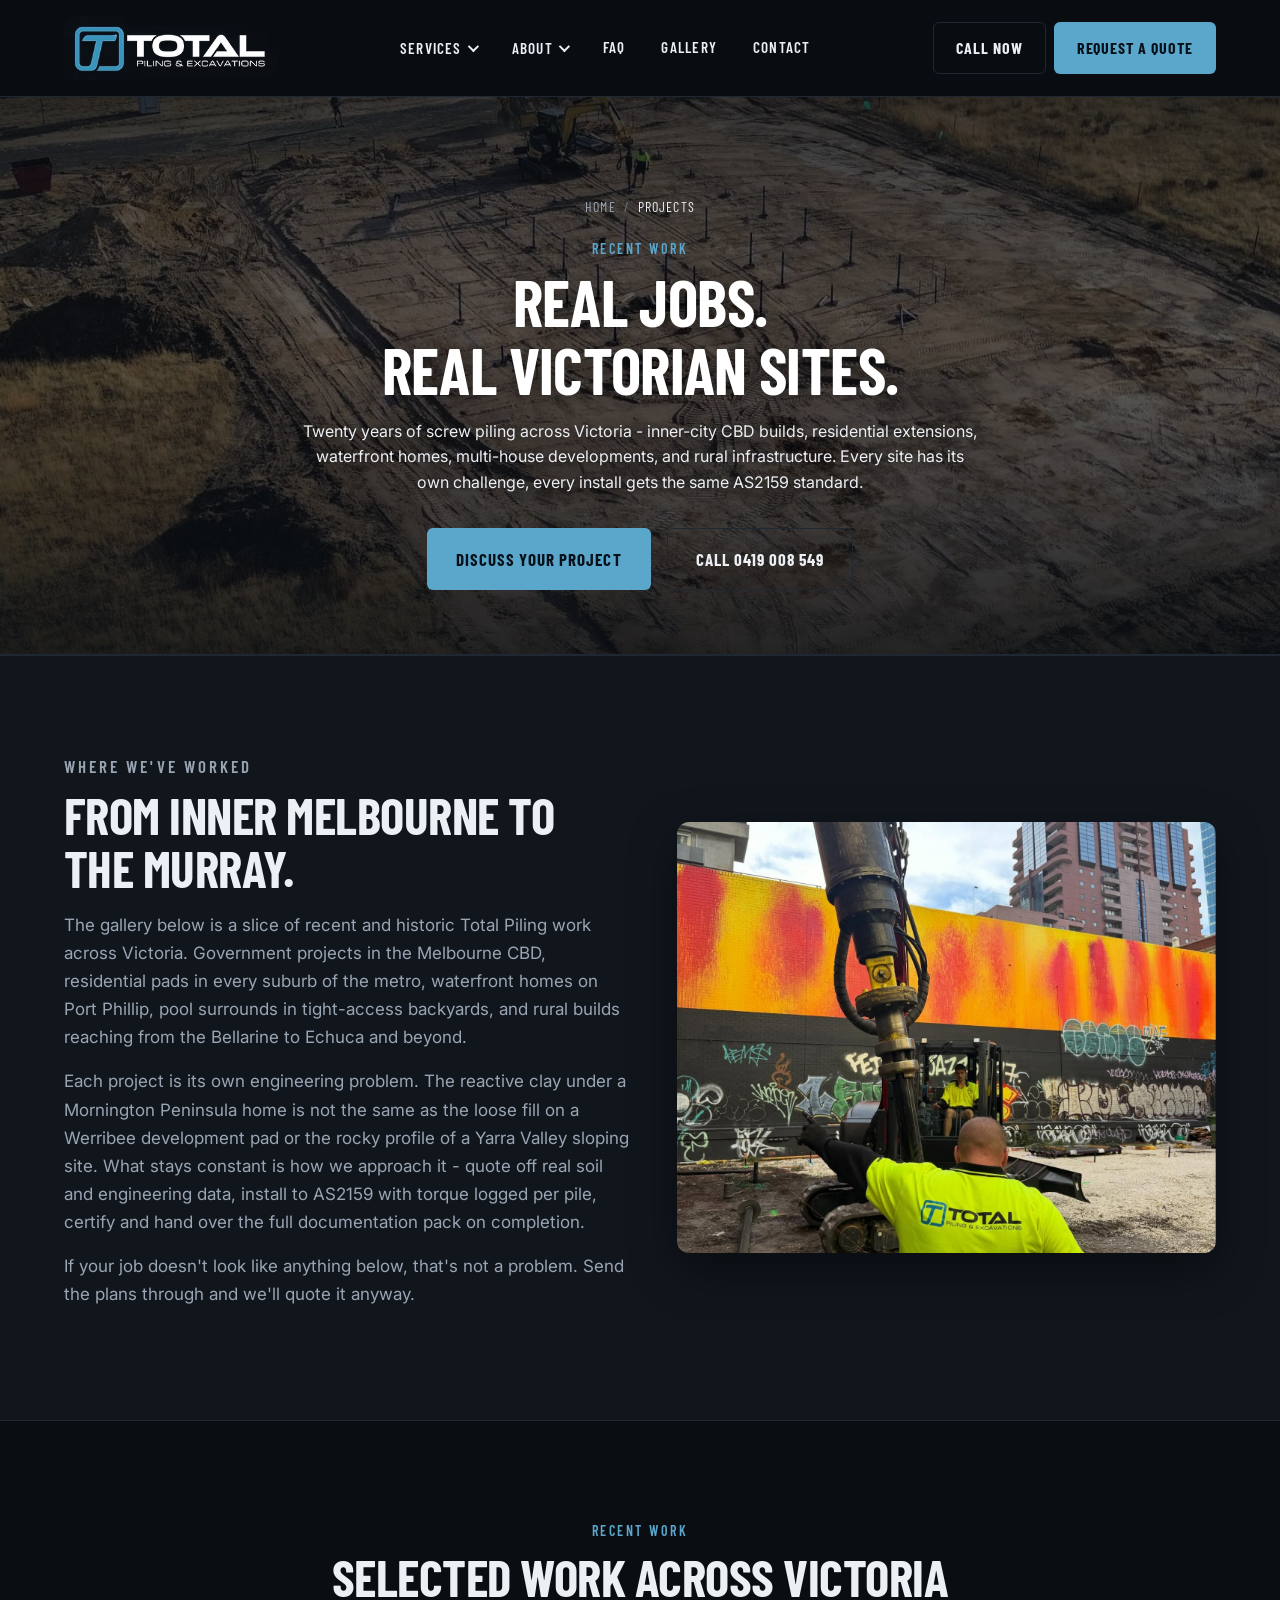
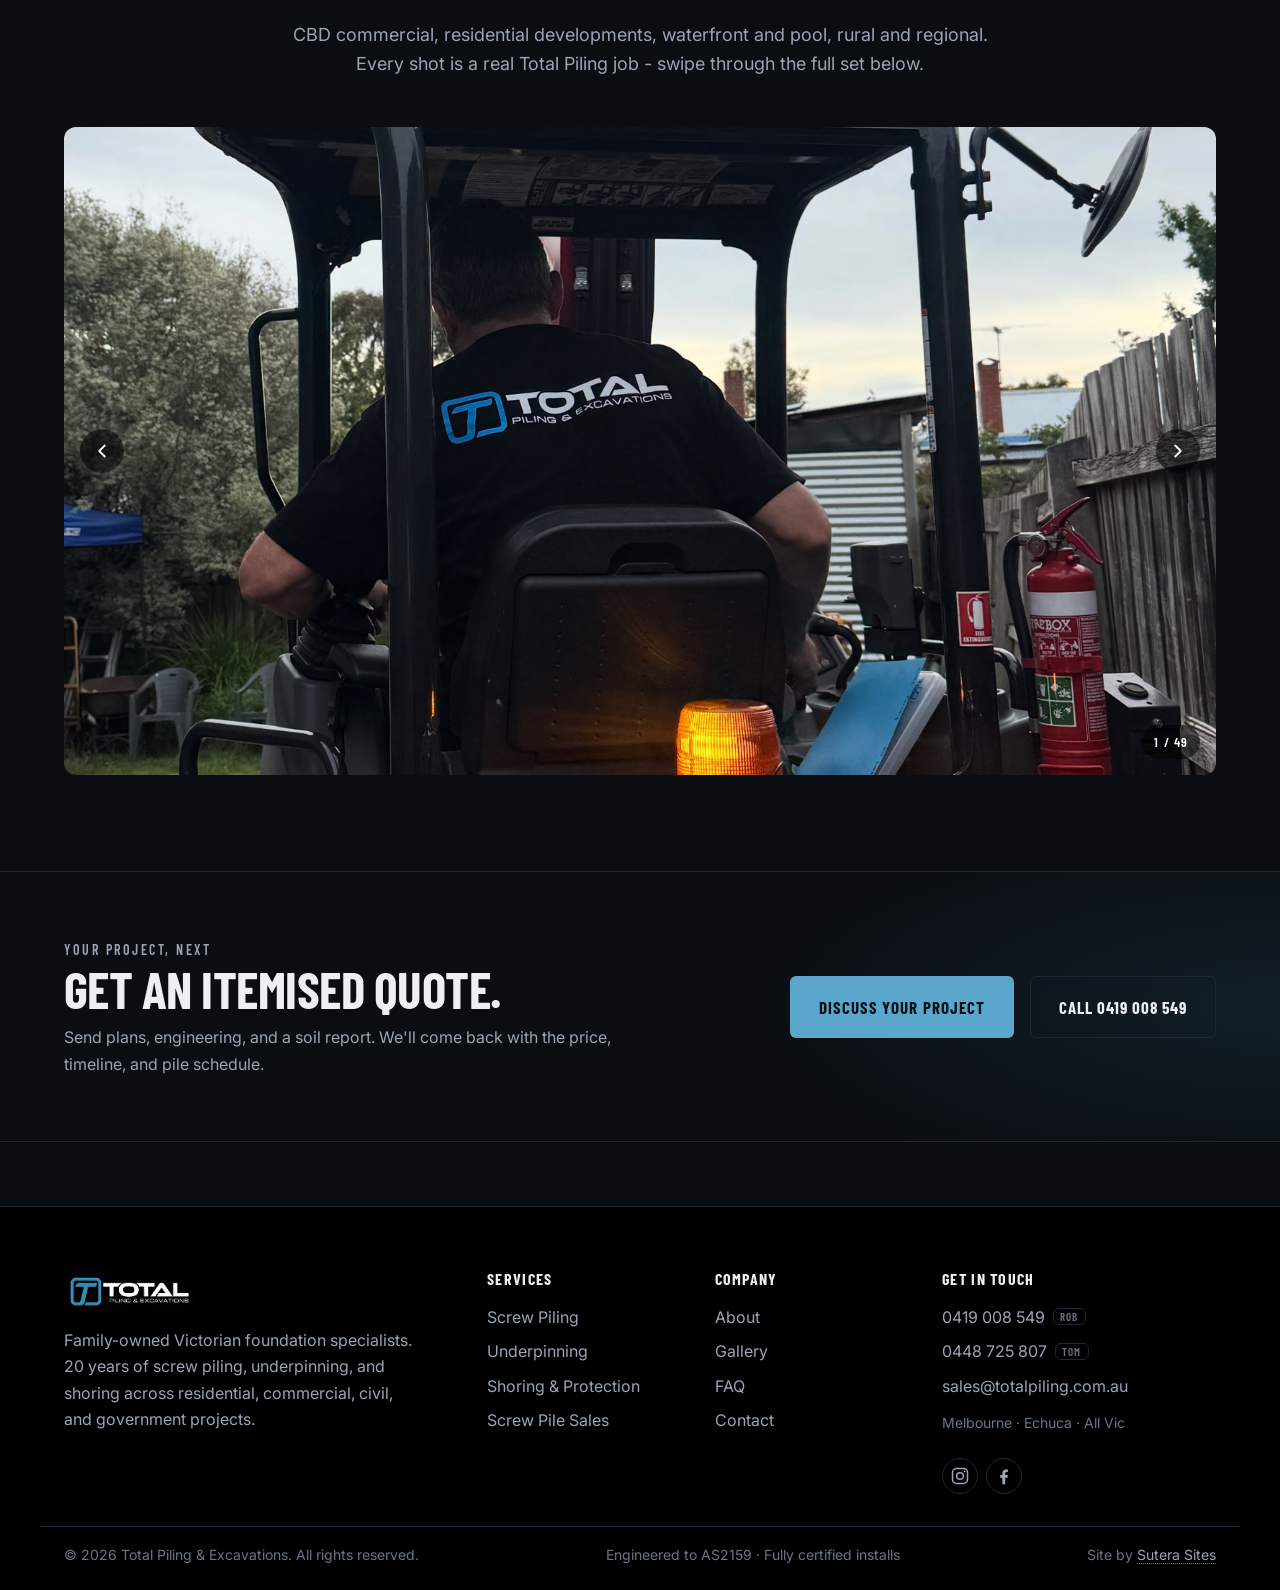
<file: projects.html>
<!DOCTYPE html>
<html lang="en-AU">
<head>
  <meta charset="UTF-8">
  <meta name="viewport" content="width=device-width, initial-scale=1.0">
  <title>Recent Projects | Screw Piling Across Victoria | Total Piling & Excavations</title>
  <link rel="apple-touch-icon" href="assets/logo/Logo.avif">
  <link rel="icon" href="assets/logo/Logo.avif">
  <meta name="description" content="20 years of certified screw piling across Victoria. CBD commercial, residential developments, waterfront builds, pool foundations, rural and regional installs. Real jobs from Melbourne to the Murray.">
  <meta name="keywords" content="screw piling projects Melbourne, Total Piling portfolio, Victorian screw pile installs, CBD piling Melbourne, residential foundation projects, waterfront screw piles, rural piling Victoria">
  <meta name="robots" content="index, follow">
  <meta name="geo.region" content="AU-VIC">
  <meta name="geo.placename" content="Melbourne">
  <link rel="canonical" href="https://www.totalpilingandexcavations.com.au/projects.html">

  <meta property="og:title" content="Recent Projects | Screw Piling Across Victoria | Total Piling & Excavations">
  <meta property="og:description" content="Real screw piling jobs across Victoria. Melbourne CBD, residential developments, waterfront, pool foundations, rural and regional installs.">
  <meta property="og:type" content="website">
  <meta property="og:locale" content="en_AU">
  <meta property="og:url" content="https://www.totalpilingandexcavations.com.au/projects.html">
  <meta property="og:site_name" content="Total Piling & Excavations">
  <meta property="og:image" content="https://www.totalpilingandexcavations.com.au/assets/projects/screw-piling-rural-aerial-completed.jpg">
  <meta property="og:image:width" content="1200">
  <meta property="og:image:height" content="900">

  <meta name="twitter:card" content="summary_large_image">
  <meta name="twitter:title" content="Recent Projects | Screw Piling Across Victoria">
  <meta name="twitter:description" content="Real screw piling jobs across Victoria. Melbourne CBD, residential developments, waterfront, pool foundations, rural and regional installs.">
  <meta name="twitter:image" content="https://www.totalpilingandexcavations.com.au/assets/projects/screw-piling-rural-aerial-completed.jpg">

  <script type="application/ld+json">
  {
    "@context": "https://schema.org",
    "@graph": [
      {
        "@type": "BreadcrumbList",
        "itemListElement": [
          { "@type": "ListItem", "position": 1, "name": "Home", "item": "https://www.totalpilingandexcavations.com.au/" },
          { "@type": "ListItem", "position": 2, "name": "Projects", "item": "https://www.totalpilingandexcavations.com.au/projects.html" }
        ]
      },
      {
        "@type": "CollectionPage",
        "url": "https://www.totalpilingandexcavations.com.au/projects.html",
        "name": "Recent Projects - Total Piling & Excavations",
        "description": "A gallery of recent and historic screw piling installations across Victoria, from Melbourne CBD and commercial sites to residential developments, waterfront and pool jobs, and rural and regional builds.",
        "about": {
          "@type": "LocalBusiness",
          "name": "Total Piling & Excavations",
          "url": "https://www.totalpilingandexcavations.com.au/"
        }
      }
    ]
  }
  </script>

  <link rel="preconnect" href="https://fonts.googleapis.com">
  <link rel="preconnect" href="https://fonts.gstatic.com" crossorigin>
  <link href="https://fonts.googleapis.com/css2?family=Barlow+Condensed:wght@500;600;700;800&family=Inter:wght@400;500;600;700&display=swap" rel="stylesheet">
  <link rel="stylesheet" href="styles.css">
</head>
<body>

<a class="skip-link" href="#main">Skip to content</a>

<header class="site-header" id="top">
  <div class="container header-inner">
    <a href="/" class="brand" aria-label="Total Piling & Excavations home">
      <img src="assets/logo/Logo.avif" alt="Total Piling & Excavations logo" class="brand-logo">
    </a>

    <nav class="primary-nav" aria-label="Primary navigation">
      <ul class="mega-nav">

        <li class="mega-item" data-mega="services">
          <button type="button" class="mega-trigger" aria-haspopup="true" aria-expanded="false" aria-controls="mega-services">
            Services <span class="mega-caret" aria-hidden="true"></span>
          </button>
          <div id="mega-services" class="mega-panel" role="region" aria-label="Services menu" hidden>
            <div class="container mega-panel-inner">
              <div class="mega-col mega-col-feature">
                <p class="mega-eyebrow">What we do</p>
                <h3 class="mega-headline">Specialist piling services across Victoria.</h3>
                <p class="mega-blurb">20 years of certified screw pile installs, underpinning, and shoring for residential, commercial, civil, and government projects.</p>
                <a href="/services.html" class="link-arrow">See all services <span aria-hidden="true">&rarr;</span></a>
              </div>
              <div class="mega-col mega-col-links">
                <a href="/services/screw-piling.html" class="mega-link">
                  <span class="mega-link-title">Screw Piling</span>
                  <span class="mega-link-sub">Certified installs, engineered to AS2159. Minimal excavation, no spoil.</span>
                </a>
                <a href="/services/underpinning.html" class="mega-link">
                  <span class="mega-link-title">Underpinning</span>
                  <span class="mega-link-sub">Stabilise settling foundations with minimal disruption.</span>
                </a>
                <a href="/services/shoring.html" class="mega-link">
                  <span class="mega-link-title">Shoring & Protection</span>
                  <span class="mega-link-sub">Residential panels through to heavy commercial systems.</span>
                </a>
                <a href="/order-piles.html" class="mega-link">
                  <span class="mega-link-title">Screw Pile Sales</span>
                  <span class="mega-link-sub">100% Australian-made. 76mm to 114mm in stock, no minimum order.</span>
                </a>
              </div>
            </div>
          </div>
        </li>

        <li class="mega-item" data-mega="about">
          <button type="button" class="mega-trigger" aria-haspopup="true" aria-expanded="false" aria-controls="mega-about">
            About <span class="mega-caret" aria-hidden="true"></span>
          </button>
          <div id="mega-about" class="mega-panel" role="region" aria-label="About menu" hidden>
            <div class="container mega-panel-inner">
              <div class="mega-col mega-col-feature">
                <p class="mega-eyebrow">About Total Piling</p>
                <h3 class="mega-headline">Family-owned, 20 years on the tools.</h3>
                <p class="mega-blurb">Melbourne and Echuca based. Government project experience. Modern fleet from 1.7T to 8T capacity, all engineered to AS2159.</p>
                <a href="/about.html" class="link-arrow">Read our story <span aria-hidden="true">&rarr;</span></a>
              </div>
              <div class="mega-col mega-col-links">
                <a href="/about.html#about-us" class="mega-link">
                  <span class="mega-link-title">About Us</span>
                  <span class="mega-link-sub">Family business, 30 years industry, 20 in screw piling.</span>
                </a>
                <a href="/about.html#why-us" class="mega-link">
                  <span class="mega-link-title">Why Choose Us</span>
                  <span class="mega-link-sub">Engineered, load-certified, family-run.</span>
                </a>
                <a href="/about.html#fleet" class="mega-link">
                  <span class="mega-link-title">Our Fleet</span>
                  <span class="mega-link-sub">Modern machinery 1.7T to 8T. Right gear for any site.</span>
                </a>
                <a href="/about.html#service-area" class="mega-link">
                  <span class="mega-link-title">Service Area</span>
                  <span class="mega-link-sub">All of Victoria. Interstate available on request.</span>
                </a>
              </div>
            </div>
          </div>
        </li>

        <li><a href="/faq.html" class="mega-direct">FAQ</a></li>

        <li><a href="/projects.html" class="mega-direct">Gallery</a></li>
        <li><a href="/contact.html" class="mega-direct">Contact</a></li>
      </ul>
    </nav>

    <div class="header-cta">
      <a href="tel:0419008549" class="btn btn-ghost">Call Now</a>
      <a href="/contact.html" class="btn btn-primary">Request a Quote</a>
    </div>

    <button class="nav-toggle" aria-label="Toggle navigation" aria-expanded="false" aria-controls="mobile-menu">
      <span></span><span></span><span></span>
    </button>
  </div>

  <nav id="mobile-menu" class="mobile-nav" aria-label="Mobile navigation" hidden>
    <ul class="mobile-mega">
      <li>
        <button type="button" class="mobile-mega-trigger" aria-expanded="false" aria-controls="mobile-mega-services">
          Services <span class="mega-caret" aria-hidden="true"></span>
        </button>
        <ul id="mobile-mega-services" class="mobile-mega-panel" hidden>
          <li><a href="/services/screw-piling.html">Screw Piling</a></li>
          <li><a href="/services/underpinning.html">Underpinning</a></li>
          <li><a href="/services/shoring.html">Shoring & Protection</a></li>
          <li><a href="/order-piles.html">Screw Pile Sales</a></li>
        </ul>
      </li>
      <li>
        <button type="button" class="mobile-mega-trigger" aria-expanded="false" aria-controls="mobile-mega-about">
          About <span class="mega-caret" aria-hidden="true"></span>
        </button>
        <ul id="mobile-mega-about" class="mobile-mega-panel" hidden>
          <li><a href="/about.html#about-us">About Us</a></li>
          <li><a href="/about.html#why-us">Why Choose Us</a></li>
          <li><a href="/about.html#fleet">Our Fleet</a></li>
          <li><a href="/about.html#service-area">Service Area</a></li>
        </ul>
      </li>
      <li><a href="/faq.html" class="mobile-direct">FAQ</a></li>
      <li><a href="/projects.html" class="mobile-direct">Gallery</a></li>
      <li><a href="/contact.html" class="mobile-direct">Contact</a></li>
    </ul>
    <div class="mobile-nav-cta">
      <a href="tel:0419008549" class="btn btn-ghost">Call Now</a>
      <a href="/contact.html" class="btn btn-primary">Request a Quote</a>
    </div>
  </nav>
</header>

<main id="main">

  <section class="page-hero" style="--page-hero-bg: url('/assets/projects/screw-piling-rural-aerial-completed.jpg');">
    <div class="container page-hero-inner">
      <nav class="breadcrumbs" aria-label="Breadcrumb">
        <ol>
          <li><a href="/">Home</a></li>
          <li aria-current="page">Projects</li>
        </ol>
      </nav>
      <p class="eyebrow">Recent work</p>
      <h1>Real jobs.<br>Real Victorian sites.</h1>
      <p class="page-hero-lead">Twenty years of screw piling across Victoria - inner-city CBD builds, residential extensions, waterfront homes, multi-house developments, and rural infrastructure. Every site has its own challenge, every install gets the same AS2159 standard.</p>
      <div class="page-hero-cta">
        <a href="/contact.html" class="btn btn-primary btn-lg">Discuss Your Project</a>
        <a href="tel:0419008549" class="btn btn-ghost btn-lg">Call 0419 008 549</a>
      </div>
    </div>
  </section>

  <section class="content-split">
    <div class="container">
      <div class="content-split-grid">
        <div class="content-split-copy">
          <p class="eyebrow">Where we've worked</p>
          <h2>From inner Melbourne to the Murray.</h2>
          <p>The gallery below is a slice of recent and historic Total Piling work across Victoria. Government projects in the Melbourne CBD, residential pads in every suburb of the metro, waterfront homes on Port Phillip, pool surrounds in tight-access backyards, and rural builds reaching from the Bellarine to Echuca and beyond.</p>
          <p>Each project is its own engineering problem. The reactive clay under a Mornington Peninsula home is not the same as the loose fill on a Werribee development pad or the rocky profile of a Yarra Valley sloping site. What stays constant is how we approach it - quote off real soil and engineering data, install to AS2159 with torque logged per pile, certify and hand over the full documentation pack on completion.</p>
          <p>If your job doesn't look like anything below, that's not a problem. Send the plans through and we'll quote it anyway.</p>
        </div>
        <div class="content-split-media">
          <img src="assets/projects/screw-piling-cbd-branded-worker.jpg" alt="Total Piling crew operating a tracked screw pile drive motor on a Melbourne CBD construction site" loading="lazy">
        </div>
      </div>
    </div>
  </section>

  <section class="projects">
    <div class="container">
      <header class="section-head">
        <p class="eyebrow">Recent work</p>
        <h2>Selected work across Victoria</h2>
        <p class="section-sub">CBD commercial, residential developments, waterfront and pool, rural and regional. Every shot is a real Total Piling job - swipe through the full set below.</p>
      </header>

      <div class="project-slideshow" data-slideshow data-interval="4500">
        <div class="slideshow-stage">
          <figure class="slide is-active">
            <img src="assets/projects/2026-tom/full/gallery-01.jpg" alt="Total Piling project 1" loading="lazy">
            <a class="tile-link" href="assets/projects/2026-tom/full/gallery-01.jpg" target="_blank" rel="noopener" aria-label="View full image 1">View image 1</a>
          </figure>
          <figure class="slide">
            <img src="assets/projects/2026-tom/full/gallery-02.jpg" alt="Total Piling project 2" loading="lazy">
            <a class="tile-link" href="assets/projects/2026-tom/full/gallery-02.jpg" target="_blank" rel="noopener" aria-label="View full image 2">View image 2</a>
          </figure>
          <figure class="slide">
            <img src="assets/projects/2026-tom/full/gallery-03.jpg" alt="Total Piling project 3" loading="lazy">
            <a class="tile-link" href="assets/projects/2026-tom/full/gallery-03.jpg" target="_blank" rel="noopener" aria-label="View full image 3">View image 3</a>
          </figure>
          <figure class="slide">
            <img src="assets/projects/2026-tom/full/gallery-04.jpg" alt="Total Piling project 4" loading="lazy">
            <a class="tile-link" href="assets/projects/2026-tom/full/gallery-04.jpg" target="_blank" rel="noopener" aria-label="View full image 4">View image 4</a>
          </figure>
          <figure class="slide">
            <img src="assets/projects/2026-tom/full/gallery-05.jpg" alt="Total Piling project 5" loading="lazy">
            <a class="tile-link" href="assets/projects/2026-tom/full/gallery-05.jpg" target="_blank" rel="noopener" aria-label="View full image 5">View image 5</a>
          </figure>
          <figure class="slide">
            <img src="assets/projects/2026-tom/full/gallery-06.jpg" alt="Total Piling project 6" loading="lazy">
            <a class="tile-link" href="assets/projects/2026-tom/full/gallery-06.jpg" target="_blank" rel="noopener" aria-label="View full image 6">View image 6</a>
          </figure>
          <figure class="slide">
            <img src="assets/projects/2026-tom/full/gallery-07.jpg" alt="Total Piling project 7" loading="lazy">
            <a class="tile-link" href="assets/projects/2026-tom/full/gallery-07.jpg" target="_blank" rel="noopener" aria-label="View full image 7">View image 7</a>
          </figure>
          <figure class="slide">
            <img src="assets/projects/2026-tom/full/gallery-08.jpg" alt="Total Piling project 8" loading="lazy">
            <a class="tile-link" href="assets/projects/2026-tom/full/gallery-08.jpg" target="_blank" rel="noopener" aria-label="View full image 8">View image 8</a>
          </figure>
          <figure class="slide">
            <img src="assets/projects/2026-tom/full/gallery-09.jpg" alt="Total Piling project 9" loading="lazy">
            <a class="tile-link" href="assets/projects/2026-tom/full/gallery-09.jpg" target="_blank" rel="noopener" aria-label="View full image 9">View image 9</a>
          </figure>
          <figure class="slide">
            <img src="assets/projects/2026-tom/full/gallery-10.jpg" alt="Total Piling project 10" loading="lazy">
            <a class="tile-link" href="assets/projects/2026-tom/full/gallery-10.jpg" target="_blank" rel="noopener" aria-label="View full image 10">View image 10</a>
          </figure>
          <figure class="slide">
            <img src="assets/projects/2026-tom/full/gallery-11.jpg" alt="Total Piling project 11" loading="lazy">
            <a class="tile-link" href="assets/projects/2026-tom/full/gallery-11.jpg" target="_blank" rel="noopener" aria-label="View full image 11">View image 11</a>
          </figure>
          <figure class="slide">
            <img src="assets/projects/2026-tom/full/gallery-12.jpg" alt="Total Piling project 12" loading="lazy">
            <a class="tile-link" href="assets/projects/2026-tom/full/gallery-12.jpg" target="_blank" rel="noopener" aria-label="View full image 12">View image 12</a>
          </figure>
          <figure class="slide">
            <img src="assets/projects/2026-tom/full/gallery-13.jpg" alt="Total Piling project 13" loading="lazy">
            <a class="tile-link" href="assets/projects/2026-tom/full/gallery-13.jpg" target="_blank" rel="noopener" aria-label="View full image 13">View image 13</a>
          </figure>
          <figure class="slide">
            <img src="assets/projects/2026-tom/full/gallery-14.jpg" alt="Total Piling project 14" loading="lazy">
            <a class="tile-link" href="assets/projects/2026-tom/full/gallery-14.jpg" target="_blank" rel="noopener" aria-label="View full image 14">View image 14</a>
          </figure>
          <figure class="slide">
            <img src="assets/projects/2026-tom/full/gallery-15.jpg" alt="Total Piling project 15" loading="lazy">
            <a class="tile-link" href="assets/projects/2026-tom/full/gallery-15.jpg" target="_blank" rel="noopener" aria-label="View full image 15">View image 15</a>
          </figure>
          <figure class="slide">
            <img src="assets/projects/2026-tom/full/gallery-16.jpg" alt="Total Piling project 16" loading="lazy">
            <a class="tile-link" href="assets/projects/2026-tom/full/gallery-16.jpg" target="_blank" rel="noopener" aria-label="View full image 16">View image 16</a>
          </figure>
          <figure class="slide">
            <img src="assets/projects/2026-tom/full/gallery-17.jpg" alt="Total Piling project 17" loading="lazy">
            <a class="tile-link" href="assets/projects/2026-tom/full/gallery-17.jpg" target="_blank" rel="noopener" aria-label="View full image 17">View image 17</a>
          </figure>
          <figure class="slide">
            <img src="assets/projects/2026-tom/full/gallery-18.jpg" alt="Total Piling project 18" loading="lazy">
            <a class="tile-link" href="assets/projects/2026-tom/full/gallery-18.jpg" target="_blank" rel="noopener" aria-label="View full image 18">View image 18</a>
          </figure>
          <figure class="slide">
            <img src="assets/projects/2026-tom/full/gallery-19.jpg" alt="Total Piling project 19" loading="lazy">
            <a class="tile-link" href="assets/projects/2026-tom/full/gallery-19.jpg" target="_blank" rel="noopener" aria-label="View full image 19">View image 19</a>
          </figure>
          <figure class="slide">
            <img src="assets/projects/2026-tom/full/gallery-20.jpg" alt="Total Piling project 20" loading="lazy">
            <a class="tile-link" href="assets/projects/2026-tom/full/gallery-20.jpg" target="_blank" rel="noopener" aria-label="View full image 20">View image 20</a>
          </figure>
          <figure class="slide">
            <img src="assets/projects/2026-tom/full/gallery-21.jpg" alt="Total Piling project 21" loading="lazy">
            <a class="tile-link" href="assets/projects/2026-tom/full/gallery-21.jpg" target="_blank" rel="noopener" aria-label="View full image 21">View image 21</a>
          </figure>
          <figure class="slide">
            <img src="assets/projects/2026-tom/full/gallery-22.jpg" alt="Total Piling project 22" loading="lazy">
            <a class="tile-link" href="assets/projects/2026-tom/full/gallery-22.jpg" target="_blank" rel="noopener" aria-label="View full image 22">View image 22</a>
          </figure>
          <figure class="slide">
            <img src="assets/projects/2026-tom/full/gallery-23.jpg" alt="Total Piling project 23" loading="lazy">
            <a class="tile-link" href="assets/projects/2026-tom/full/gallery-23.jpg" target="_blank" rel="noopener" aria-label="View full image 23">View image 23</a>
          </figure>
          <figure class="slide">
            <img src="assets/projects/2026-tom/full/gallery-24.jpg" alt="Total Piling project 24" loading="lazy">
            <a class="tile-link" href="assets/projects/2026-tom/full/gallery-24.jpg" target="_blank" rel="noopener" aria-label="View full image 24">View image 24</a>
          </figure>
          <figure class="slide">
            <img src="assets/projects/2026-tom/full/gallery-25.jpg" alt="Total Piling project 25" loading="lazy">
            <a class="tile-link" href="assets/projects/2026-tom/full/gallery-25.jpg" target="_blank" rel="noopener" aria-label="View full image 25">View image 25</a>
          </figure>
          <figure class="slide">
            <img src="assets/projects/2026-tom/full/gallery-26.jpg" alt="Total Piling project 26" loading="lazy">
            <a class="tile-link" href="assets/projects/2026-tom/full/gallery-26.jpg" target="_blank" rel="noopener" aria-label="View full image 26">View image 26</a>
          </figure>
          <figure class="slide">
            <img src="assets/projects/2026-tom/full/gallery-27.jpg" alt="Total Piling project 27" loading="lazy">
            <a class="tile-link" href="assets/projects/2026-tom/full/gallery-27.jpg" target="_blank" rel="noopener" aria-label="View full image 27">View image 27</a>
          </figure>
          <figure class="slide">
            <img src="assets/projects/2026-tom/full/gallery-28.jpg" alt="Total Piling project 28" loading="lazy">
            <a class="tile-link" href="assets/projects/2026-tom/full/gallery-28.jpg" target="_blank" rel="noopener" aria-label="View full image 28">View image 28</a>
          </figure>
          <figure class="slide">
            <img src="assets/projects/2026-tom/full/gallery-29.jpg" alt="Total Piling project 29" loading="lazy">
            <a class="tile-link" href="assets/projects/2026-tom/full/gallery-29.jpg" target="_blank" rel="noopener" aria-label="View full image 29">View image 29</a>
          </figure>
          <figure class="slide">
            <img src="assets/projects/2026-tom/full/gallery-30.jpg" alt="Total Piling project 30" loading="lazy">
            <a class="tile-link" href="assets/projects/2026-tom/full/gallery-30.jpg" target="_blank" rel="noopener" aria-label="View full image 30">View image 30</a>
          </figure>
          <figure class="slide">
            <img src="assets/projects/2026-tom/full/gallery-31.jpg" alt="Total Piling project 31" loading="lazy">
            <a class="tile-link" href="assets/projects/2026-tom/full/gallery-31.jpg" target="_blank" rel="noopener" aria-label="View full image 31">View image 31</a>
          </figure>
          <figure class="slide">
            <img src="assets/projects/2026-tom/full/gallery-32.jpg" alt="Total Piling project 32" loading="lazy">
            <a class="tile-link" href="assets/projects/2026-tom/full/gallery-32.jpg" target="_blank" rel="noopener" aria-label="View full image 32">View image 32</a>
          </figure>
          <figure class="slide">
            <img src="assets/projects/2026-tom/full/gallery-33.jpg" alt="Total Piling project 33" loading="lazy">
            <a class="tile-link" href="assets/projects/2026-tom/full/gallery-33.jpg" target="_blank" rel="noopener" aria-label="View full image 33">View image 33</a>
          </figure>
          <figure class="slide">
            <img src="assets/projects/2026-tom/full/gallery-34.jpg" alt="Total Piling project 34" loading="lazy">
            <a class="tile-link" href="assets/projects/2026-tom/full/gallery-34.jpg" target="_blank" rel="noopener" aria-label="View full image 34">View image 34</a>
          </figure>
          <figure class="slide">
            <img src="assets/projects/2026-tom/full/gallery-35.jpg" alt="Total Piling project 35" loading="lazy">
            <a class="tile-link" href="assets/projects/2026-tom/full/gallery-35.jpg" target="_blank" rel="noopener" aria-label="View full image 35">View image 35</a>
          </figure>
          <figure class="slide">
            <img src="assets/projects/2026-tom/full/gallery-36.jpg" alt="Total Piling project 36" loading="lazy">
            <a class="tile-link" href="assets/projects/2026-tom/full/gallery-36.jpg" target="_blank" rel="noopener" aria-label="View full image 36">View image 36</a>
          </figure>
          <figure class="slide">
            <img src="assets/projects/2026-tom/full/gallery-37.jpg" alt="Total Piling project 37" loading="lazy">
            <a class="tile-link" href="assets/projects/2026-tom/full/gallery-37.jpg" target="_blank" rel="noopener" aria-label="View full image 37">View image 37</a>
          </figure>
          <figure class="slide">
            <img src="assets/projects/2026-tom/full/gallery-38.jpg" alt="Total Piling project 38" loading="lazy">
            <a class="tile-link" href="assets/projects/2026-tom/full/gallery-38.jpg" target="_blank" rel="noopener" aria-label="View full image 38">View image 38</a>
          </figure>
          <figure class="slide">
            <img src="assets/projects/2026-tom/full/gallery-39.jpg" alt="Total Piling project 39" loading="lazy">
            <a class="tile-link" href="assets/projects/2026-tom/full/gallery-39.jpg" target="_blank" rel="noopener" aria-label="View full image 39">View image 39</a>
          </figure>
          <figure class="slide">
            <img src="assets/projects/2026-tom/full/gallery-40.jpg" alt="Total Piling project 40" loading="lazy">
            <a class="tile-link" href="assets/projects/2026-tom/full/gallery-40.jpg" target="_blank" rel="noopener" aria-label="View full image 40">View image 40</a>
          </figure>
          <figure class="slide">
            <img src="assets/projects/2026-tom/full/gallery-41.jpg" alt="Total Piling project 41" loading="lazy">
            <a class="tile-link" href="assets/projects/2026-tom/full/gallery-41.jpg" target="_blank" rel="noopener" aria-label="View full image 41">View image 41</a>
          </figure>
          <figure class="slide">
            <img src="assets/projects/2026-tom/full/gallery-42.jpg" alt="Total Piling project 42" loading="lazy">
            <a class="tile-link" href="assets/projects/2026-tom/full/gallery-42.jpg" target="_blank" rel="noopener" aria-label="View full image 42">View image 42</a>
          </figure>
          <figure class="slide">
            <img src="assets/projects/2026-tom/full/gallery-43.jpg" alt="Total Piling project 43" loading="lazy">
            <a class="tile-link" href="assets/projects/2026-tom/full/gallery-43.jpg" target="_blank" rel="noopener" aria-label="View full image 43">View image 43</a>
          </figure>
          <figure class="slide">
            <img src="assets/projects/2026-tom/full/gallery-44.jpg" alt="Total Piling project 44" loading="lazy">
            <a class="tile-link" href="assets/projects/2026-tom/full/gallery-44.jpg" target="_blank" rel="noopener" aria-label="View full image 44">View image 44</a>
          </figure>
          <figure class="slide">
            <img src="assets/projects/2026-tom/full/gallery-45.jpg" alt="Total Piling project 45" loading="lazy">
            <a class="tile-link" href="assets/projects/2026-tom/full/gallery-45.jpg" target="_blank" rel="noopener" aria-label="View full image 45">View image 45</a>
          </figure>
          <figure class="slide">
            <img src="assets/projects/2026-tom/full/gallery-46.jpg" alt="Total Piling project 46" loading="lazy">
            <a class="tile-link" href="assets/projects/2026-tom/full/gallery-46.jpg" target="_blank" rel="noopener" aria-label="View full image 46">View image 46</a>
          </figure>
          <figure class="slide">
            <img src="assets/projects/2026-tom/full/gallery-47.jpg" alt="Total Piling project 47" loading="lazy">
            <a class="tile-link" href="assets/projects/2026-tom/full/gallery-47.jpg" target="_blank" rel="noopener" aria-label="View full image 47">View image 47</a>
          </figure>
          <figure class="slide">
            <img src="assets/projects/2026-tom/full/gallery-48.jpg" alt="Total Piling project 48" loading="lazy">
            <a class="tile-link" href="assets/projects/2026-tom/full/gallery-48.jpg" target="_blank" rel="noopener" aria-label="View full image 48">View image 48</a>
          </figure>
          <figure class="slide">
            <img src="assets/projects/2026-tom/full/gallery-49.jpg" alt="Total Piling project 49" loading="lazy">
            <a class="tile-link" href="assets/projects/2026-tom/full/gallery-49.jpg" target="_blank" rel="noopener" aria-label="View full image 49">View image 49</a>
          </figure>
        </div>
        <button type="button" class="slideshow-btn slideshow-prev" aria-label="Previous slide">
          <svg viewBox="0 0 24 24" width="22" height="22" fill="none" stroke="currentColor" stroke-width="2" stroke-linecap="round" stroke-linejoin="round" aria-hidden="true"><polyline points="15 18 9 12 15 6"/></svg>
        </button>
        <button type="button" class="slideshow-btn slideshow-next" aria-label="Next slide">
          <svg viewBox="0 0 24 24" width="22" height="22" fill="none" stroke="currentColor" stroke-width="2" stroke-linecap="round" stroke-linejoin="round" aria-hidden="true"><polyline points="9 18 15 12 9 6"/></svg>
        </button>
        <p class="slideshow-counter" data-slideshow-counter aria-live="polite"></p>
      </div>
    </div>
  </section>

  <section class="cta-band">
    <div class="container cta-band-inner">
      <div class="cta-band-copy">
        <p class="eyebrow">Your project, next</p>
        <h2>Get an itemised quote.</h2>
        <p>Send plans, engineering, and a soil report. We'll come back with the price, timeline, and pile schedule.</p>
      </div>
      <div class="cta-band-actions">
        <a href="/contact.html" class="btn btn-primary btn-lg">Discuss Your Project</a>
        <a href="tel:0419008549" class="btn btn-ghost btn-lg">Call 0419 008 549</a>
      </div>
    </div>
  </section>

</main>

<footer class="site-footer">
  <div class="container footer-grid">
    <div class="footer-brand">
      <img src="assets/logo/Logo.avif" alt="Total Piling & Excavations" class="footer-logo">
      <p>Family-owned Victorian foundation specialists. 20 years of screw piling, underpinning, and shoring across residential, commercial, civil, and government projects.</p>
    </div>
    <div class="footer-col">
      <h4>Services</h4>
      <ul>
        <li><a href="/services/screw-piling.html">Screw Piling</a></li>
        <li><a href="/services/underpinning.html">Underpinning</a></li>
        <li><a href="/services/shoring.html">Shoring & Protection</a></li>
        <li><a href="/order-piles.html">Screw Pile Sales</a></li>
      </ul>
    </div>
    <div class="footer-col">
      <h4>Company</h4>
      <ul>
        <li><a href="/about.html">About</a></li>
        <li><a href="/projects.html">Gallery</a></li>
        <li><a href="/faq.html">FAQ</a></li>
        <li><a href="/contact.html">Contact</a></li>
      </ul>
    </div>
    <div class="footer-col">
      <h4>Get in touch</h4>
      <ul class="footer-contact">
        <li><a href="tel:0419008549">0419 008 549</a><span class="footer-tag">Rob</span></li>
        <li><a href="tel:0448725807">0448 725 807</a><span class="footer-tag">Tom</span></li>
        <li><a href="mailto:sales@totalpiling.com.au">sales@totalpiling.com.au</a></li>
        <li class="footer-location">Melbourne &middot; Echuca &middot; All Vic</li>
      </ul>
      <ul class="footer-social" aria-label="Social media">
        <li>
          <a href="https://www.instagram.com/totalpilingandexcavations" aria-label="Instagram" target="_blank" rel="noopener">
            <svg viewBox="0 0 24 24" width="20" height="20" fill="none" stroke="currentColor" stroke-width="1.8" stroke-linecap="round" stroke-linejoin="round" aria-hidden="true">
              <rect x="3" y="3" width="18" height="18" rx="5"/>
              <circle cx="12" cy="12" r="4"/>
              <circle cx="17.5" cy="6.5" r="1" fill="currentColor" stroke="none"/>
            </svg>
          </a>
        </li>
        <li>
          <a href="https://www.facebook.com/profile.php?id=61583985463235" aria-label="Facebook" target="_blank" rel="noopener">
            <svg viewBox="0 0 24 24" width="20" height="20" fill="currentColor" aria-hidden="true">
              <path d="M13.5 22v-8h2.7l.4-3.2h-3.1V8.7c0-.9.3-1.6 1.6-1.6h1.6V4.2c-.3 0-1.3-.1-2.5-.1-2.5 0-4.1 1.5-4.1 4.2v2.5H7.4V14h2.6v8h3.5z"/>
            </svg>
          </a>
        </li>
      </ul>
    </div>
  </div>
  <div class="container footer-bottom">
    <p>&copy; 2026 Total Piling & Excavations. All rights reserved.</p>
    <p>Engineered to AS2159 &middot; Fully certified installs</p>
    <p class="footer-credit">Site by <a href="https://www.suterasites.com.au" target="_blank" rel="noopener">Sutera Sites</a></p>
  </div>
</footer>

<script src="script.js" defer></script>
</body>
</html>
</file>
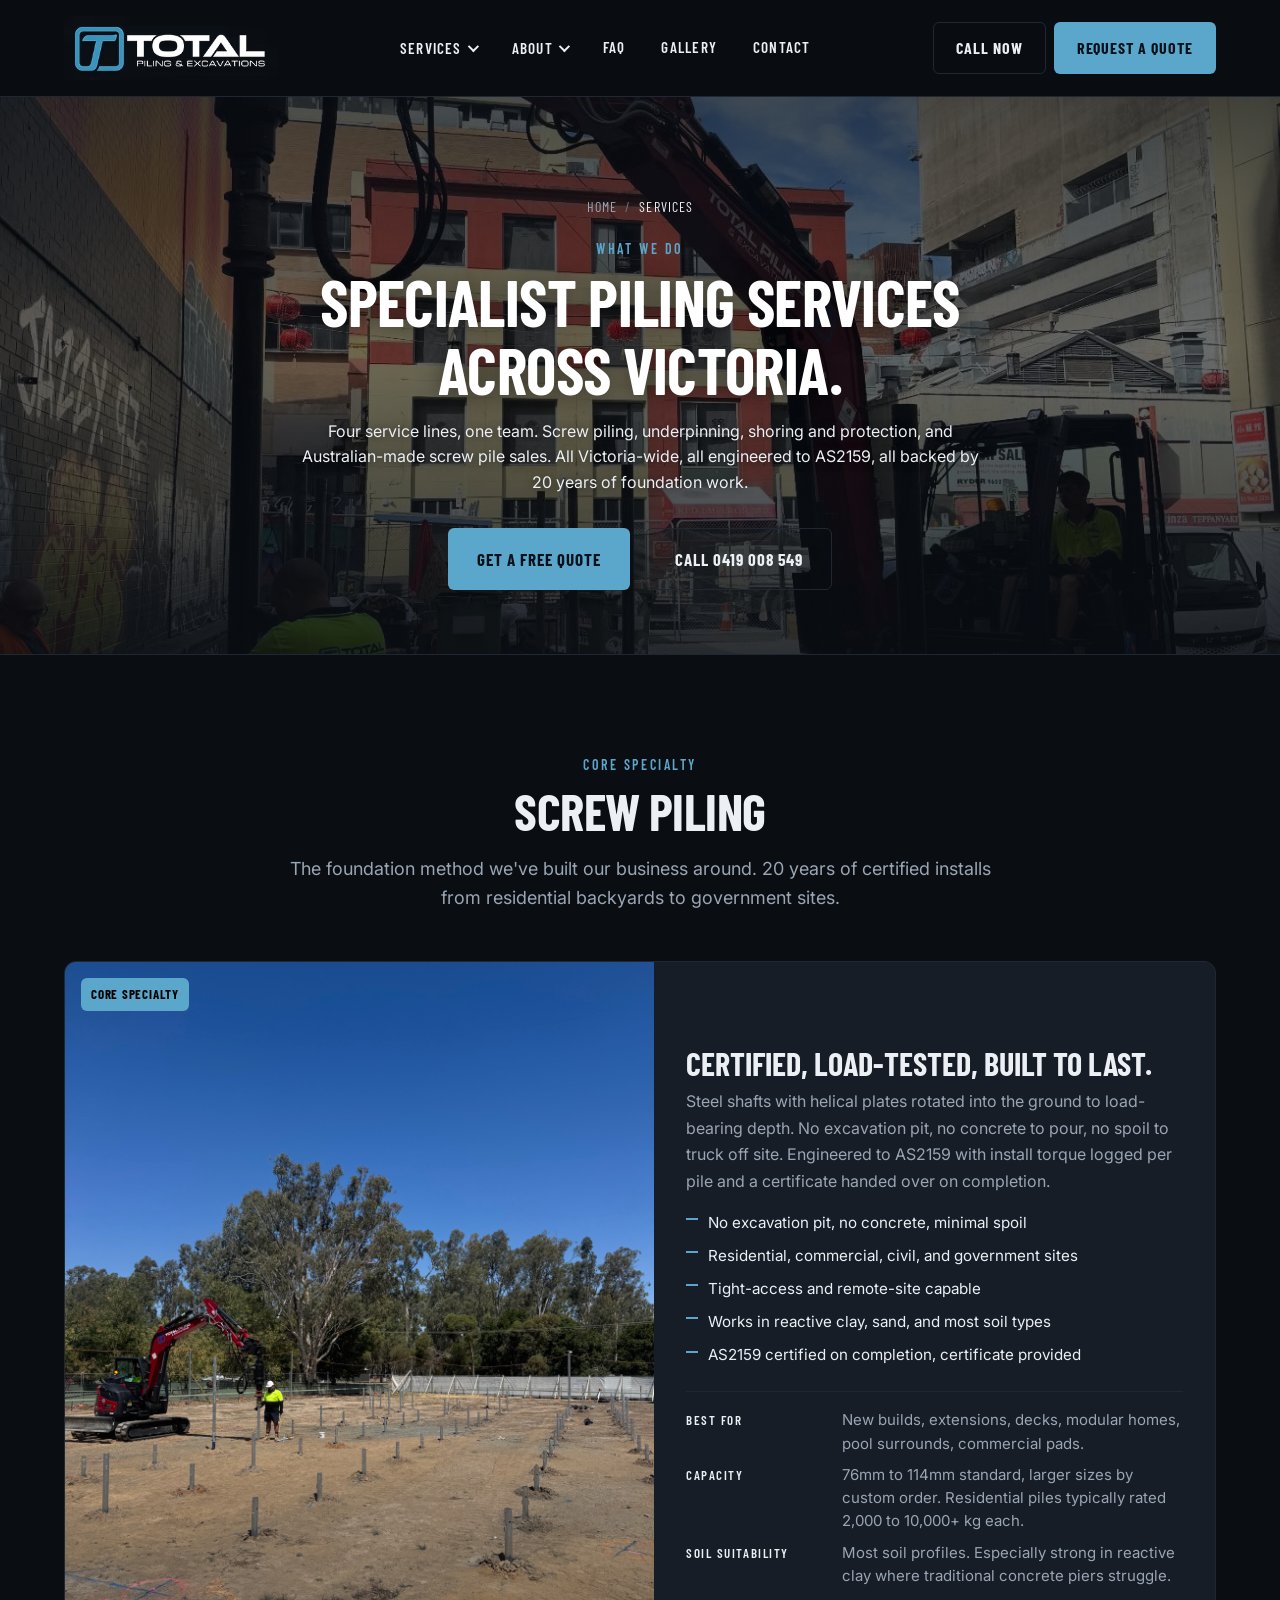
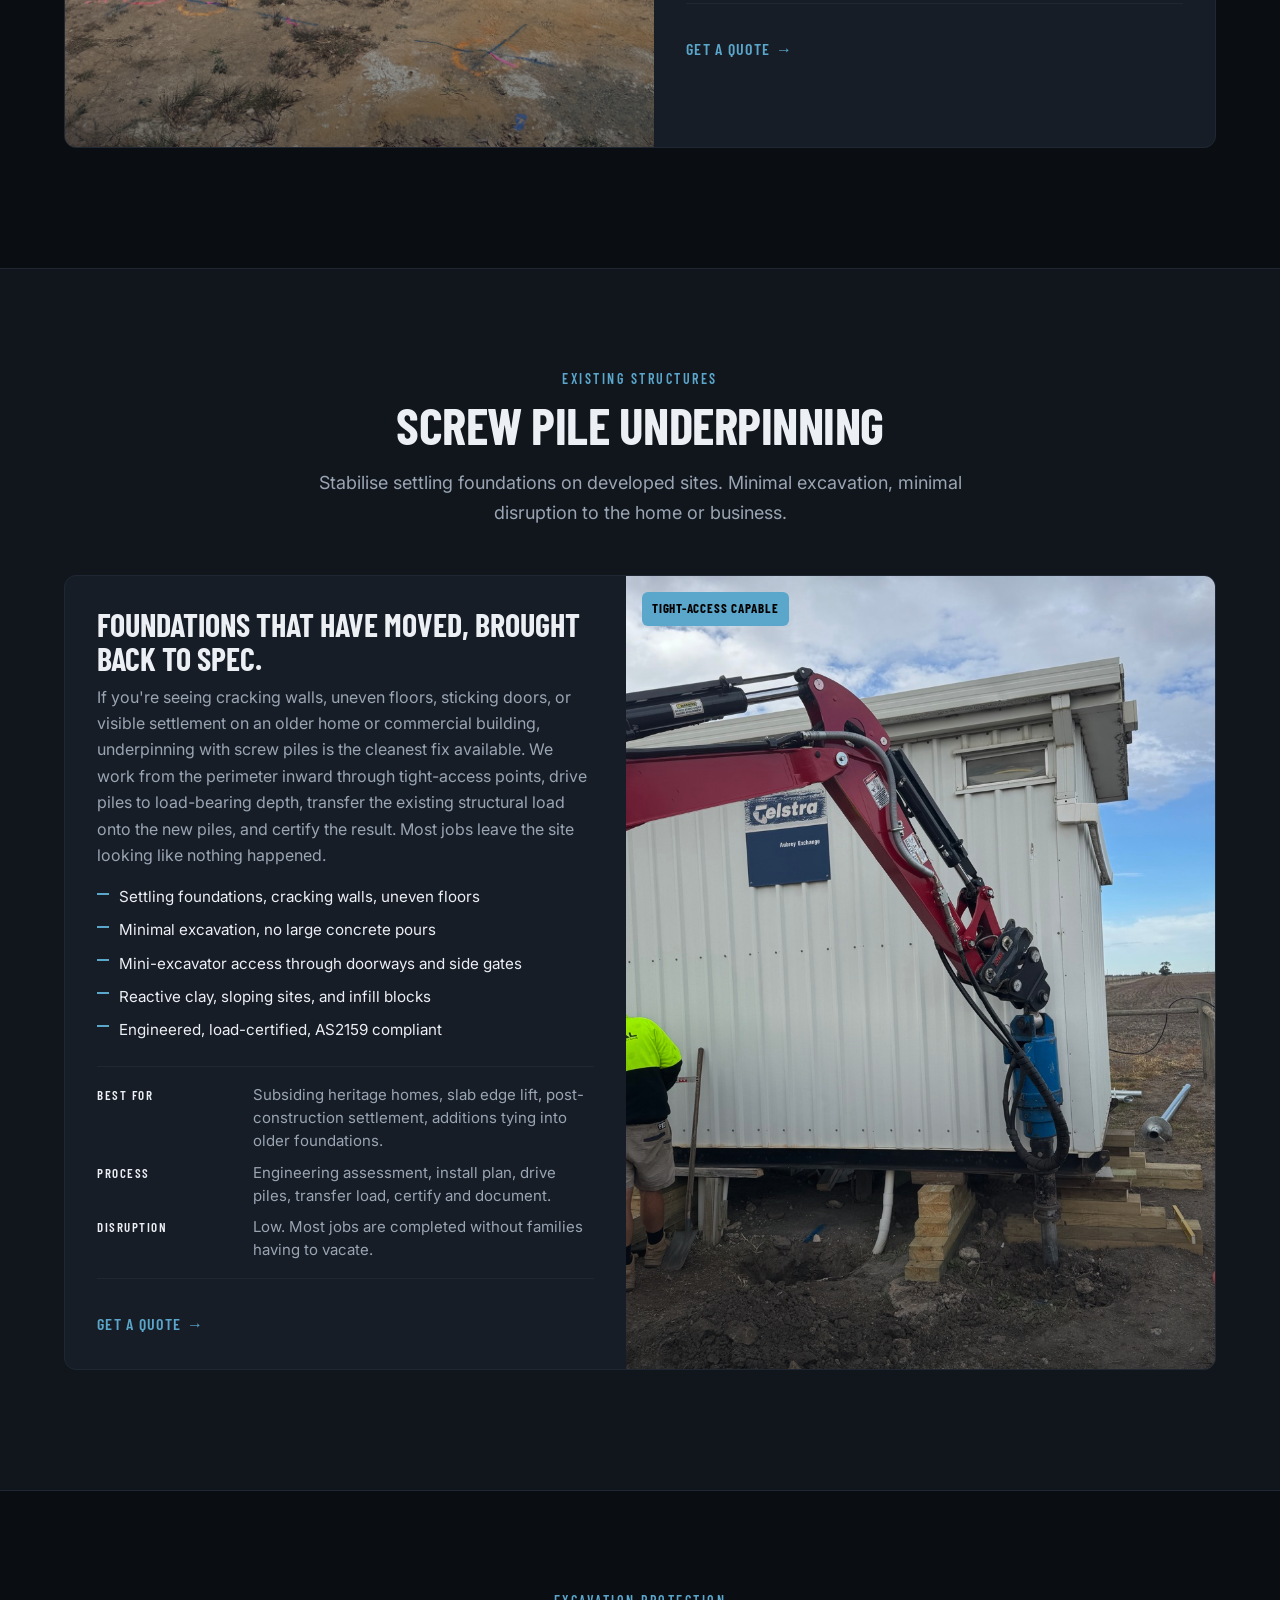
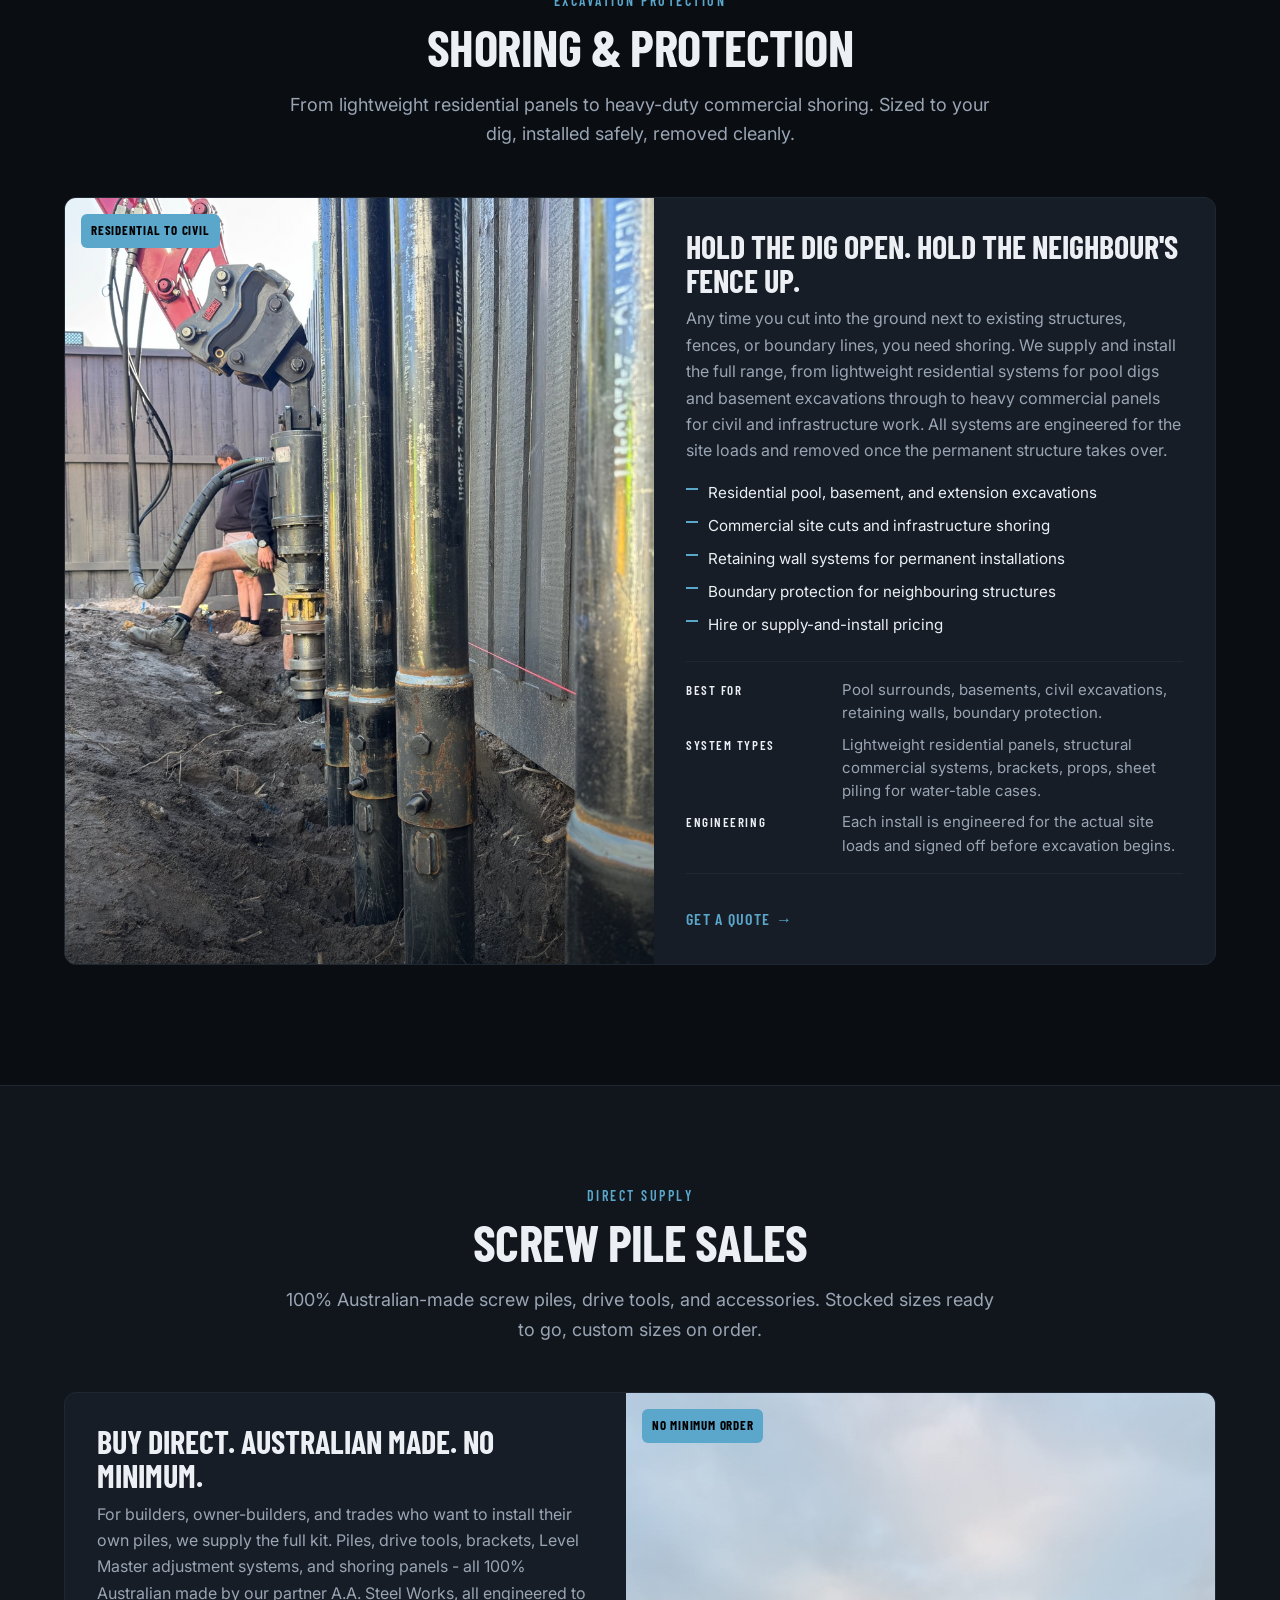
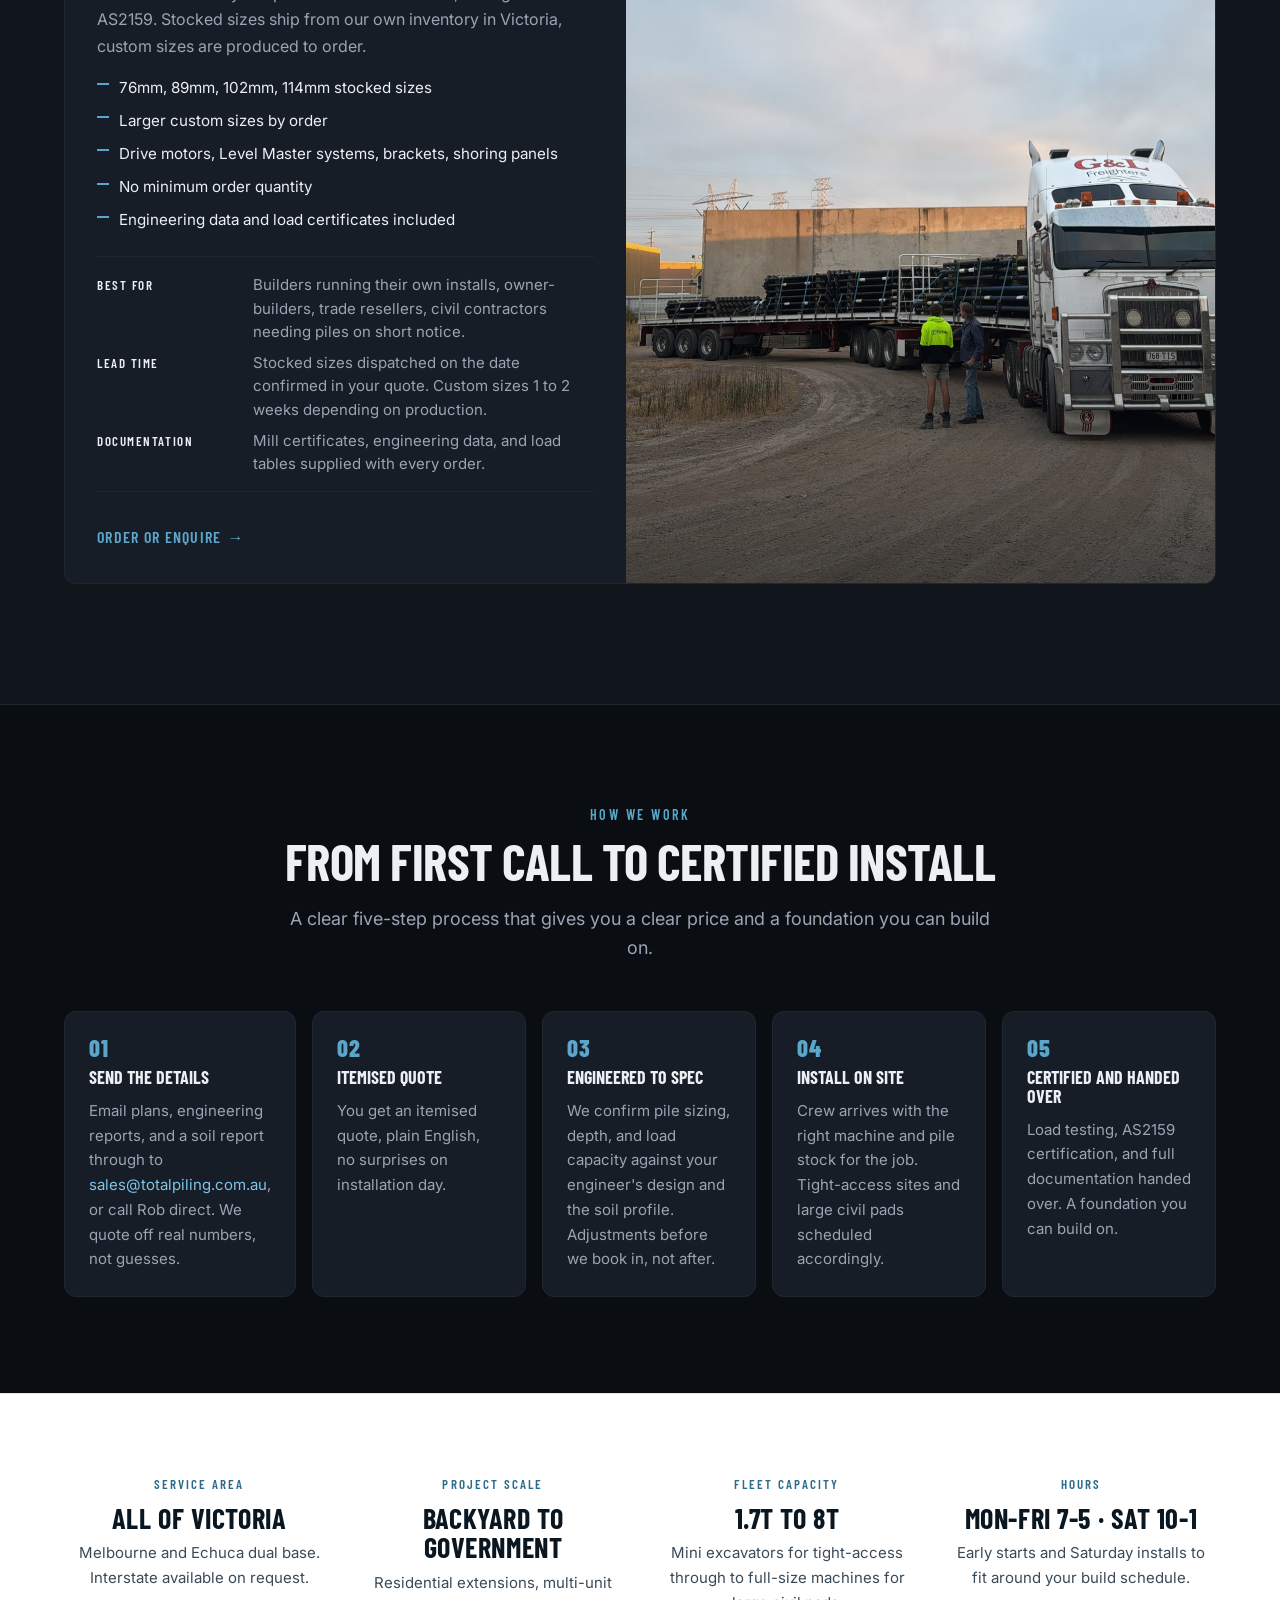
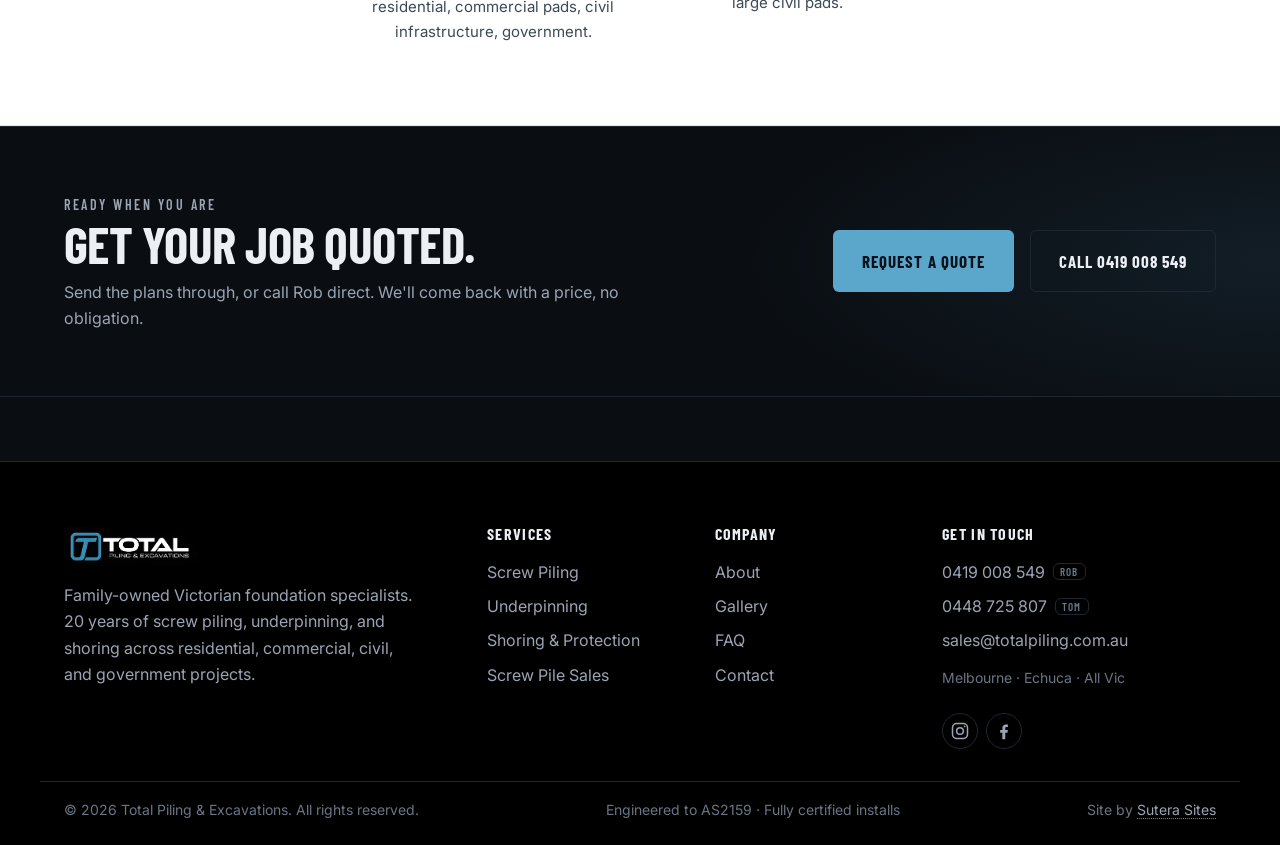
<file: services.html>
<!DOCTYPE html>
<html lang="en-AU">
<head>
  <meta charset="UTF-8">
  <meta name="viewport" content="width=device-width, initial-scale=1.0">
  <title>Screw Piling, Underpinning & Shoring Services Victoria | Total Piling & Excavations</title>
  <link rel="apple-touch-icon" href="assets/logo/Logo.avif">
  <link rel="icon" href="assets/logo/Logo.avif">
  <meta name="description" content="Specialist piling and foundation services across Victoria. Screw piling, underpinning, shoring and protection, and Australian-made screw pile sales. Residential, commercial, civil, and government - Melbourne and Echuca based.">
  <meta name="keywords" content="screw piling Melbourne, screw piling Victoria, underpinning Melbourne, shoring Melbourne, helical piles, foundation services Victoria, screw pile sales, screw pile installation">
  <meta name="robots" content="index, follow">
  <meta name="geo.region" content="AU-VIC">
  <meta name="geo.placename" content="Melbourne">
  <link rel="canonical" href="https://www.totalpilingandexcavations.com.au/services.html">

  <meta property="og:title" content="Screw Piling, Underpinning & Shoring Services Victoria | Total Piling & Excavations">
  <meta property="og:description" content="Four specialist piling services from Total Piling - screw piling, underpinning, shoring and protection, and Australian-made screw pile sales. All Victoria, certified to AS2159.">
  <meta property="og:type" content="website">
  <meta property="og:locale" content="en_AU">
  <meta property="og:url" content="https://www.totalpilingandexcavations.com.au/services.html">
  <meta property="og:site_name" content="Total Piling & Excavations">
  <meta property="og:image" content="https://www.totalpilingandexcavations.com.au/assets/projects/screw-piling-melbourne-cbd.jpg">
  <meta property="og:image:width" content="1200">
  <meta property="og:image:height" content="900">

  <meta name="twitter:card" content="summary_large_image">
  <meta name="twitter:title" content="Screw Piling, Underpinning & Shoring Services Victoria | Total Piling & Excavations">
  <meta name="twitter:description" content="Four specialist piling services from Total Piling - screw piling, underpinning, shoring and protection, and Australian-made screw pile sales.">
  <meta name="twitter:image" content="https://www.totalpilingandexcavations.com.au/assets/projects/screw-piling-melbourne-cbd.jpg">

  <script type="application/ld+json">
  {
    "@context": "https://schema.org",
    "@graph": [
      {
        "@type": "BreadcrumbList",
        "itemListElement": [
          { "@type": "ListItem", "position": 1, "name": "Home", "item": "https://www.totalpilingandexcavations.com.au/" },
          { "@type": "ListItem", "position": 2, "name": "Services", "item": "https://www.totalpilingandexcavations.com.au/services.html" }
        ]
      },
      {
        "@type": "Service",
        "name": "Screw Piling",
        "serviceType": "Screw Piling",
        "provider": { "@type": "LocalBusiness", "name": "Total Piling & Excavations", "url": "https://www.totalpilingandexcavations.com.au/" },
        "areaServed": [
          { "@type": "City", "name": "Melbourne" },
          { "@type": "City", "name": "Echuca" },
          { "@type": "State", "name": "Victoria" }
        ],
        "description": "Certified screw pile installation for residential, commercial, civil, and government projects. AS2159 engineered, load-tested, certificate on completion."
      },
      {
        "@type": "Service",
        "name": "Screw Pile Underpinning",
        "serviceType": "Underpinning",
        "provider": { "@type": "LocalBusiness", "name": "Total Piling & Excavations", "url": "https://www.totalpilingandexcavations.com.au/" },
        "areaServed": [
          { "@type": "City", "name": "Melbourne" },
          { "@type": "City", "name": "Echuca" },
          { "@type": "State", "name": "Victoria" }
        ],
        "description": "Stabilise settling foundations with minimal excavation and disruption. Suited to tight-access, developed sites, and reactive clay."
      },
      {
        "@type": "Service",
        "name": "Shoring and Protection Works",
        "serviceType": "Shoring",
        "provider": { "@type": "LocalBusiness", "name": "Total Piling & Excavations", "url": "https://www.totalpilingandexcavations.com.au/" },
        "areaServed": [
          { "@type": "City", "name": "Melbourne" },
          { "@type": "City", "name": "Echuca" },
          { "@type": "State", "name": "Victoria" }
        ],
        "description": "Residential panels through to heavy-duty commercial shoring systems. Excavation protection, retaining walls, and pool surrounds."
      },
      {
        "@type": "Service",
        "name": "Screw Pile Sales and Distribution",
        "serviceType": "Screw Pile Supply",
        "provider": { "@type": "LocalBusiness", "name": "Total Piling & Excavations", "url": "https://www.totalpilingandexcavations.com.au/" },
        "areaServed": [
          { "@type": "City", "name": "Melbourne" },
          { "@type": "City", "name": "Echuca" },
          { "@type": "State", "name": "Victoria" }
        ],
        "description": "Direct supply of 100% Australian-made screw piles, 76mm to 114mm in stock, larger sizes by custom order. Drive tools, Level Master systems, and brackets available."
      }
    ]
  }
  </script>

  <link rel="preconnect" href="https://fonts.googleapis.com">
  <link rel="preconnect" href="https://fonts.gstatic.com" crossorigin>
  <link href="https://fonts.googleapis.com/css2?family=Barlow+Condensed:wght@500;600;700;800&family=Inter:wght@400;500;600;700&display=swap" rel="stylesheet">
  <link rel="stylesheet" href="styles.css">
</head>
<body>

<a class="skip-link" href="#main">Skip to content</a>

<header class="site-header" id="top">
  <div class="container header-inner">
    <a href="/" class="brand" aria-label="Total Piling & Excavations home">
      <img src="assets/logo/Logo.avif" alt="Total Piling & Excavations logo" class="brand-logo">
    </a>

    <nav class="primary-nav" aria-label="Primary navigation">
      <ul class="mega-nav">

        <li class="mega-item" data-mega="services">
          <button type="button" class="mega-trigger" aria-haspopup="true" aria-expanded="false" aria-controls="mega-services">
            Services <span class="mega-caret" aria-hidden="true"></span>
          </button>
          <div id="mega-services" class="mega-panel" role="region" aria-label="Services menu" hidden>
            <div class="container mega-panel-inner">
              <div class="mega-col mega-col-feature">
                <p class="mega-eyebrow">What we do</p>
                <h3 class="mega-headline">Specialist piling services across Victoria.</h3>
                <p class="mega-blurb">20 years of certified screw pile installs, underpinning, and shoring for residential, commercial, civil, and government projects.</p>
                <a href="/services.html" class="link-arrow">See all services <span aria-hidden="true">&rarr;</span></a>
              </div>
              <div class="mega-col mega-col-links">
                <a href="/services/screw-piling.html" class="mega-link">
                  <span class="mega-link-title">Screw Piling</span>
                  <span class="mega-link-sub">Certified installs, engineered to AS2159. Minimal excavation, no spoil.</span>
                </a>
                <a href="/services/underpinning.html" class="mega-link">
                  <span class="mega-link-title">Underpinning</span>
                  <span class="mega-link-sub">Stabilise settling foundations with minimal disruption.</span>
                </a>
                <a href="/services/shoring.html" class="mega-link">
                  <span class="mega-link-title">Shoring & Protection</span>
                  <span class="mega-link-sub">Residential panels through to heavy commercial systems.</span>
                </a>
                <a href="/order-piles.html" class="mega-link">
                  <span class="mega-link-title">Screw Pile Sales</span>
                  <span class="mega-link-sub">100% Australian-made. 76mm to 114mm in stock, no minimum order.</span>
                </a>
              </div>
            </div>
          </div>
        </li>

        <li class="mega-item" data-mega="about">
          <button type="button" class="mega-trigger" aria-haspopup="true" aria-expanded="false" aria-controls="mega-about">
            About <span class="mega-caret" aria-hidden="true"></span>
          </button>
          <div id="mega-about" class="mega-panel" role="region" aria-label="About menu" hidden>
            <div class="container mega-panel-inner">
              <div class="mega-col mega-col-feature">
                <p class="mega-eyebrow">About Total Piling</p>
                <h3 class="mega-headline">Family-owned, 20 years on the tools.</h3>
                <p class="mega-blurb">Melbourne and Echuca based. Government project experience. Modern fleet from 1.7T to 8T capacity, all engineered to AS2159.</p>
                <a href="/about.html" class="link-arrow">Read our story <span aria-hidden="true">&rarr;</span></a>
              </div>
              <div class="mega-col mega-col-links">
                <a href="/about.html#about-us" class="mega-link">
                  <span class="mega-link-title">About Us</span>
                  <span class="mega-link-sub">Family business, 30 years industry, 20 in screw piling.</span>
                </a>
                <a href="/about.html#why-us" class="mega-link">
                  <span class="mega-link-title">Why Choose Us</span>
                  <span class="mega-link-sub">Engineered, load-certified, family-run.</span>
                </a>
                <a href="/about.html#fleet" class="mega-link">
                  <span class="mega-link-title">Our Fleet</span>
                  <span class="mega-link-sub">Modern machinery 1.7T to 8T. Right gear for any site.</span>
                </a>
                <a href="/about.html#service-area" class="mega-link">
                  <span class="mega-link-title">Service Area</span>
                  <span class="mega-link-sub">All of Victoria. Interstate available on request.</span>
                </a>
              </div>
            </div>
          </div>
        </li>

        <li><a href="/faq.html" class="mega-direct">FAQ</a></li>

        <li><a href="/projects.html" class="mega-direct">Gallery</a></li>
        <li><a href="/contact.html" class="mega-direct">Contact</a></li>
      </ul>
    </nav>

    <div class="header-cta">
      <a href="tel:0419008549" class="btn btn-ghost">Call Now</a>
      <a href="/contact.html" class="btn btn-primary">Request a Quote</a>
    </div>

    <button class="nav-toggle" aria-label="Toggle navigation" aria-expanded="false" aria-controls="mobile-menu">
      <span></span><span></span><span></span>
    </button>
  </div>

  <nav id="mobile-menu" class="mobile-nav" aria-label="Mobile navigation" hidden>
    <ul class="mobile-mega">
      <li>
        <button type="button" class="mobile-mega-trigger" aria-expanded="false" aria-controls="mobile-mega-services">
          Services <span class="mega-caret" aria-hidden="true"></span>
        </button>
        <ul id="mobile-mega-services" class="mobile-mega-panel" hidden>
          <li><a href="/services/screw-piling.html">Screw Piling</a></li>
          <li><a href="/services/underpinning.html">Underpinning</a></li>
          <li><a href="/services/shoring.html">Shoring & Protection</a></li>
          <li><a href="/order-piles.html">Screw Pile Sales</a></li>
        </ul>
      </li>
      <li>
        <button type="button" class="mobile-mega-trigger" aria-expanded="false" aria-controls="mobile-mega-about">
          About <span class="mega-caret" aria-hidden="true"></span>
        </button>
        <ul id="mobile-mega-about" class="mobile-mega-panel" hidden>
          <li><a href="/about.html#about-us">About Us</a></li>
          <li><a href="/about.html#why-us">Why Choose Us</a></li>
          <li><a href="/about.html#fleet">Our Fleet</a></li>
          <li><a href="/about.html#service-area">Service Area</a></li>
        </ul>
      </li>
      <li><a href="/faq.html" class="mobile-direct">FAQ</a></li>
      <li><a href="/projects.html" class="mobile-direct">Gallery</a></li>
      <li><a href="/contact.html" class="mobile-direct">Contact</a></li>
    </ul>
    <div class="mobile-nav-cta">
      <a href="tel:0419008549" class="btn btn-ghost">Call Now</a>
      <a href="/contact.html" class="btn btn-primary">Request a Quote</a>
    </div>
  </nav>
</header>

<main id="main">

  <section class="page-hero">
    <div class="container page-hero-inner">
      <nav class="breadcrumbs" aria-label="Breadcrumb">
        <ol>
          <li><a href="/">Home</a></li>
          <li aria-current="page">Services</li>
        </ol>
      </nav>
      <p class="eyebrow">What we do</p>
      <h1>Specialist piling services<br>across Victoria.</h1>
      <p class="page-hero-lead">Four service lines, one team. Screw piling, underpinning, shoring and protection, and Australian-made screw pile sales. All Victoria-wide, all engineered to AS2159, all backed by 20 years of foundation work.</p>
      <div class="page-hero-cta">
        <a href="/contact.html" class="btn btn-primary btn-lg">Get a Free Quote</a>
        <a href="tel:0419008549" class="btn btn-ghost btn-lg">Call 0419 008 549</a>
      </div>
    </div>
  </section>

  <section id="screw-piling" class="services">
    <div class="container">
      <header class="section-head">
        <p class="eyebrow">Core specialty</p>
        <h2>Screw Piling</h2>
        <p class="section-sub">The foundation method we've built our business around. 20 years of certified installs from residential backyards to government sites.</p>
      </header>

      <article class="service-featured">
        <a href="/contact.html" class="service-featured-media">
          <img src="assets/services/screw-piling.jpg" alt="Total Piling branded excavator installing screw piles at a Victorian waterfront site" loading="lazy">
          <span class="service-featured-tag">Core specialty</span>
        </a>
        <div class="service-featured-body">
          <h3>Certified, load-tested, built to last.</h3>
          <p>Steel shafts with helical plates rotated into the ground to load-bearing depth. No excavation pit, no concrete to pour, no spoil to truck off site. Engineered to AS2159 with install torque logged per pile and a certificate handed over on completion.</p>
          <ul class="service-featured-points">
            <li>No excavation pit, no concrete, minimal spoil</li>
            <li>Residential, commercial, civil, and government sites</li>
            <li>Tight-access and remote-site capable</li>
            <li>Works in reactive clay, sand, and most soil types</li>
            <li>AS2159 certified on completion, certificate provided</li>
          </ul>
          <div class="service-detail-rows">
            <div class="service-detail-row">
              <span class="service-detail-label">Best for</span>
              <span>New builds, extensions, decks, modular homes, pool surrounds, commercial pads.</span>
            </div>
            <div class="service-detail-row">
              <span class="service-detail-label">Capacity</span>
              <span>76mm to 114mm standard, larger sizes by custom order. Residential piles typically rated 2,000 to 10,000+ kg each.</span>
            </div>
            <div class="service-detail-row">
              <span class="service-detail-label">Soil suitability</span>
              <span>Most soil profiles. Especially strong in reactive clay where traditional concrete piers struggle.</span>
            </div>
          </div>
          <a href="/contact.html" class="link-arrow">Get a quote <span aria-hidden="true">&rarr;</span></a>
        </div>
      </article>
    </div>
  </section>

  <section id="underpinning" class="services services-alt">
    <div class="container">
      <header class="section-head">
        <p class="eyebrow">Existing structures</p>
        <h2>Screw Pile Underpinning</h2>
        <p class="section-sub">Stabilise settling foundations on developed sites. Minimal excavation, minimal disruption to the home or business.</p>
      </header>

      <article class="service-featured service-featured-reverse">
        <a href="/contact.html" class="service-featured-media">
          <img src="assets/services/underpinning.jpg" alt="Total Piling mini excavator working through a residential doorway for tight-access underpinning" loading="lazy">
          <span class="service-featured-tag">Tight-access capable</span>
        </a>
        <div class="service-featured-body">
          <h3>Foundations that have moved, brought back to spec.</h3>
          <p>If you're seeing cracking walls, uneven floors, sticking doors, or visible settlement on an older home or commercial building, underpinning with screw piles is the cleanest fix available. We work from the perimeter inward through tight-access points, drive piles to load-bearing depth, transfer the existing structural load onto the new piles, and certify the result. Most jobs leave the site looking like nothing happened.</p>
          <ul class="service-featured-points">
            <li>Settling foundations, cracking walls, uneven floors</li>
            <li>Minimal excavation, no large concrete pours</li>
            <li>Mini-excavator access through doorways and side gates</li>
            <li>Reactive clay, sloping sites, and infill blocks</li>
            <li>Engineered, load-certified, AS2159 compliant</li>
          </ul>
          <div class="service-detail-rows">
            <div class="service-detail-row">
              <span class="service-detail-label">Best for</span>
              <span>Subsiding heritage homes, slab edge lift, post-construction settlement, additions tying into older foundations.</span>
            </div>
            <div class="service-detail-row">
              <span class="service-detail-label">Process</span>
              <span>Engineering assessment, install plan, drive piles, transfer load, certify and document.</span>
            </div>
            <div class="service-detail-row">
              <span class="service-detail-label">Disruption</span>
              <span>Low. Most jobs are completed without families having to vacate.</span>
            </div>
          </div>
          <a href="/contact.html" class="link-arrow">Get a quote <span aria-hidden="true">&rarr;</span></a>
        </div>
      </article>
    </div>
  </section>

  <section id="shoring" class="services">
    <div class="container">
      <header class="section-head">
        <p class="eyebrow">Excavation protection</p>
        <h2>Shoring & Protection</h2>
        <p class="section-sub">From lightweight residential panels to heavy-duty commercial shoring. Sized to your dig, installed safely, removed cleanly.</p>
      </header>

      <article class="service-featured">
        <a href="/contact.html" class="service-featured-media">
          <img src="assets/services/shoring.jpg" alt="Multi-unit residential screw pile install with shoring panels and brackets" loading="lazy">
          <span class="service-featured-tag">Residential to civil</span>
        </a>
        <div class="service-featured-body">
          <h3>Hold the dig open. Hold the neighbour's fence up.</h3>
          <p>Any time you cut into the ground next to existing structures, fences, or boundary lines, you need shoring. We supply and install the full range, from lightweight residential systems for pool digs and basement excavations through to heavy commercial panels for civil and infrastructure work. All systems are engineered for the site loads and removed once the permanent structure takes over.</p>
          <ul class="service-featured-points">
            <li>Residential pool, basement, and extension excavations</li>
            <li>Commercial site cuts and infrastructure shoring</li>
            <li>Retaining wall systems for permanent installations</li>
            <li>Boundary protection for neighbouring structures</li>
            <li>Hire or supply-and-install pricing</li>
          </ul>
          <div class="service-detail-rows">
            <div class="service-detail-row">
              <span class="service-detail-label">Best for</span>
              <span>Pool surrounds, basements, civil excavations, retaining walls, boundary protection.</span>
            </div>
            <div class="service-detail-row">
              <span class="service-detail-label">System types</span>
              <span>Lightweight residential panels, structural commercial systems, brackets, props, sheet piling for water-table cases.</span>
            </div>
            <div class="service-detail-row">
              <span class="service-detail-label">Engineering</span>
              <span>Each install is engineered for the actual site loads and signed off before excavation begins.</span>
            </div>
          </div>
          <a href="/contact.html" class="link-arrow">Get a quote <span aria-hidden="true">&rarr;</span></a>
        </div>
      </article>
    </div>
  </section>

  <section id="order-piles" class="services services-alt">
    <div class="container">
      <header class="section-head">
        <p class="eyebrow">Direct supply</p>
        <h2>Screw Pile Sales</h2>
        <p class="section-sub">100% Australian-made screw piles, drive tools, and accessories. Stocked sizes ready to go, custom sizes on order.</p>
      </header>

      <article class="service-featured service-featured-reverse">
        <a href="/contact.html" class="service-featured-media">
          <img src="assets/services/sales.jpg" alt="Truck loaded with palletised Australian-made screw piles for distribution" loading="lazy">
          <span class="service-featured-tag">No minimum order</span>
        </a>
        <div class="service-featured-body">
          <h3>Buy direct. Australian made. No minimum.</h3>
          <p>For builders, owner-builders, and trades who want to install their own piles, we supply the full kit. Piles, drive tools, brackets, Level Master adjustment systems, and shoring panels - all 100% Australian made by our partner A.A. Steel Works, all engineered to AS2159. Stocked sizes ship from our own inventory in Victoria, custom sizes are produced to order.</p>
          <ul class="service-featured-points">
            <li>76mm, 89mm, 102mm, 114mm stocked sizes</li>
            <li>Larger custom sizes by order</li>
            <li>Drive motors, Level Master systems, brackets, shoring panels</li>
            <li>No minimum order quantity</li>
            <li>Engineering data and load certificates included</li>
          </ul>
          <div class="service-detail-rows">
            <div class="service-detail-row">
              <span class="service-detail-label">Best for</span>
              <span>Builders running their own installs, owner-builders, trade resellers, civil contractors needing piles on short notice.</span>
            </div>
            <div class="service-detail-row">
              <span class="service-detail-label">Lead time</span>
              <span>Stocked sizes dispatched on the date confirmed in your quote. Custom sizes 1 to 2 weeks depending on production.</span>
            </div>
            <div class="service-detail-row">
              <span class="service-detail-label">Documentation</span>
              <span>Mill certificates, engineering data, and load tables supplied with every order.</span>
            </div>
          </div>
          <a href="mailto:sales@totalpiling.com.au?subject=Screw%20pile%20order" class="link-arrow">Order or enquire <span aria-hidden="true">&rarr;</span></a>
        </div>
      </article>
    </div>
  </section>

  <section class="process">
    <div class="container">
      <header class="section-head">
        <p class="eyebrow">How we work</p>
        <h2>From first call to certified install</h2>
        <p class="section-sub">A clear five-step process that gives you a clear price and a foundation you can build on.</p>
      </header>

      <ol class="process-steps">
        <li class="process-step">
          <span class="process-num" aria-hidden="true">01</span>
          <h3 class="process-title">Send the details</h3>
          <p>Email plans, engineering reports, and a soil report through to <a href="mailto:sales@totalpiling.com.au">sales@totalpiling.com.au</a>, or call Rob direct. We quote off real numbers, not guesses.</p>
        </li>
        <li class="process-step">
          <span class="process-num" aria-hidden="true">02</span>
          <h3 class="process-title">Itemised quote</h3>
          <p>You get an itemised quote, plain English, no surprises on installation day.</p>
        </li>
        <li class="process-step">
          <span class="process-num" aria-hidden="true">03</span>
          <h3 class="process-title">Engineered to spec</h3>
          <p>We confirm pile sizing, depth, and load capacity against your engineer's design and the soil profile. Adjustments before we book in, not after.</p>
        </li>
        <li class="process-step">
          <span class="process-num" aria-hidden="true">04</span>
          <h3 class="process-title">Install on site</h3>
          <p>Crew arrives with the right machine and pile stock for the job. Tight-access sites and large civil pads scheduled accordingly.</p>
        </li>
        <li class="process-step">
          <span class="process-num" aria-hidden="true">05</span>
          <h3 class="process-title">Certified and handed over</h3>
          <p>Load testing, AS2159 certification, and full documentation handed over. A foundation you can build on.</p>
        </li>
      </ol>
    </div>
  </section>

  <section class="capability-band" aria-label="Capability summary">
    <div class="container capability-grid">
      <div class="capability-item">
        <p class="capability-label">Service area</p>
        <p class="capability-value">All of Victoria</p>
        <p class="capability-sub">Melbourne and Echuca dual base. Interstate available on request.</p>
      </div>
      <div class="capability-item">
        <p class="capability-label">Project scale</p>
        <p class="capability-value">Backyard to government</p>
        <p class="capability-sub">Residential extensions, multi-unit residential, commercial pads, civil infrastructure, government.</p>
      </div>
      <div class="capability-item">
        <p class="capability-label">Fleet capacity</p>
        <p class="capability-value">1.7T to 8T</p>
        <p class="capability-sub">Mini excavators for tight-access through to full-size machines for large civil pads.</p>
      </div>
      <div class="capability-item">
        <p class="capability-label">Hours</p>
        <p class="capability-value">Mon-Fri 7-5 &middot; Sat 10-1</p>
        <p class="capability-sub">Early starts and Saturday installs to fit around your build schedule.</p>
      </div>
    </div>
  </section>

  <section class="cta-band">
    <div class="container cta-band-inner">
      <div class="cta-band-copy">
        <p class="eyebrow">Ready when you are</p>
        <h2>Get your job quoted.</h2>
        <p>Send the plans through, or call Rob direct. We'll come back with a price, no obligation.</p>
      </div>
      <div class="cta-band-actions">
        <a href="/contact.html" class="btn btn-primary btn-lg">Request a Quote</a>
        <a href="tel:0419008549" class="btn btn-ghost btn-lg">Call 0419 008 549</a>
      </div>
    </div>
  </section>

</main>

<footer class="site-footer">
  <div class="container footer-grid">
    <div class="footer-brand">
      <img src="assets/logo/Logo.avif" alt="Total Piling & Excavations" class="footer-logo">
      <p>Family-owned Victorian foundation specialists. 20 years of screw piling, underpinning, and shoring across residential, commercial, civil, and government projects.</p>
    </div>
    <div class="footer-col">
      <h4>Services</h4>
      <ul>
        <li><a href="/services/screw-piling.html">Screw Piling</a></li>
        <li><a href="/services/underpinning.html">Underpinning</a></li>
        <li><a href="/services/shoring.html">Shoring & Protection</a></li>
        <li><a href="/order-piles.html">Screw Pile Sales</a></li>
      </ul>
    </div>
    <div class="footer-col">
      <h4>Company</h4>
      <ul>
        <li><a href="/about.html">About</a></li>
        <li><a href="/projects.html">Gallery</a></li>
        <li><a href="/faq.html">FAQ</a></li>
        <li><a href="/contact.html">Contact</a></li>
      </ul>
    </div>
    <div class="footer-col">
      <h4>Get in touch</h4>
      <ul class="footer-contact">
        <li><a href="tel:0419008549">0419 008 549</a><span class="footer-tag">Rob</span></li>
        <li><a href="tel:0448725807">0448 725 807</a><span class="footer-tag">Tom</span></li>
        <li><a href="mailto:sales@totalpiling.com.au">sales@totalpiling.com.au</a></li>
        <li class="footer-location">Melbourne &middot; Echuca &middot; All Vic</li>
      </ul>
      <ul class="footer-social" aria-label="Social media">
        <li>
          <a href="https://www.instagram.com/totalpilingandexcavations" aria-label="Instagram" target="_blank" rel="noopener">
            <svg viewBox="0 0 24 24" width="20" height="20" fill="none" stroke="currentColor" stroke-width="1.8" stroke-linecap="round" stroke-linejoin="round" aria-hidden="true">
              <rect x="3" y="3" width="18" height="18" rx="5"/>
              <circle cx="12" cy="12" r="4"/>
              <circle cx="17.5" cy="6.5" r="1" fill="currentColor" stroke="none"/>
            </svg>
          </a>
        </li>
        <li>
          <a href="https://www.facebook.com/profile.php?id=61583985463235" aria-label="Facebook" target="_blank" rel="noopener">
            <svg viewBox="0 0 24 24" width="20" height="20" fill="currentColor" aria-hidden="true">
              <path d="M13.5 22v-8h2.7l.4-3.2h-3.1V8.7c0-.9.3-1.6 1.6-1.6h1.6V4.2c-.3 0-1.3-.1-2.5-.1-2.5 0-4.1 1.5-4.1 4.2v2.5H7.4V14h2.6v8h3.5z"/>
            </svg>
          </a>
        </li>
      </ul>
    </div>
  </div>
  <div class="container footer-bottom">
    <p>&copy; 2026 Total Piling & Excavations. All rights reserved.</p>
    <p>Engineered to AS2159 &middot; Fully certified installs</p>
    <p class="footer-credit">Site by <a href="https://www.suterasites.com.au" target="_blank" rel="noopener">Sutera Sites</a></p>
  </div>
</footer>

<script src="script.js" defer></script>
</body>
</html>
</file>
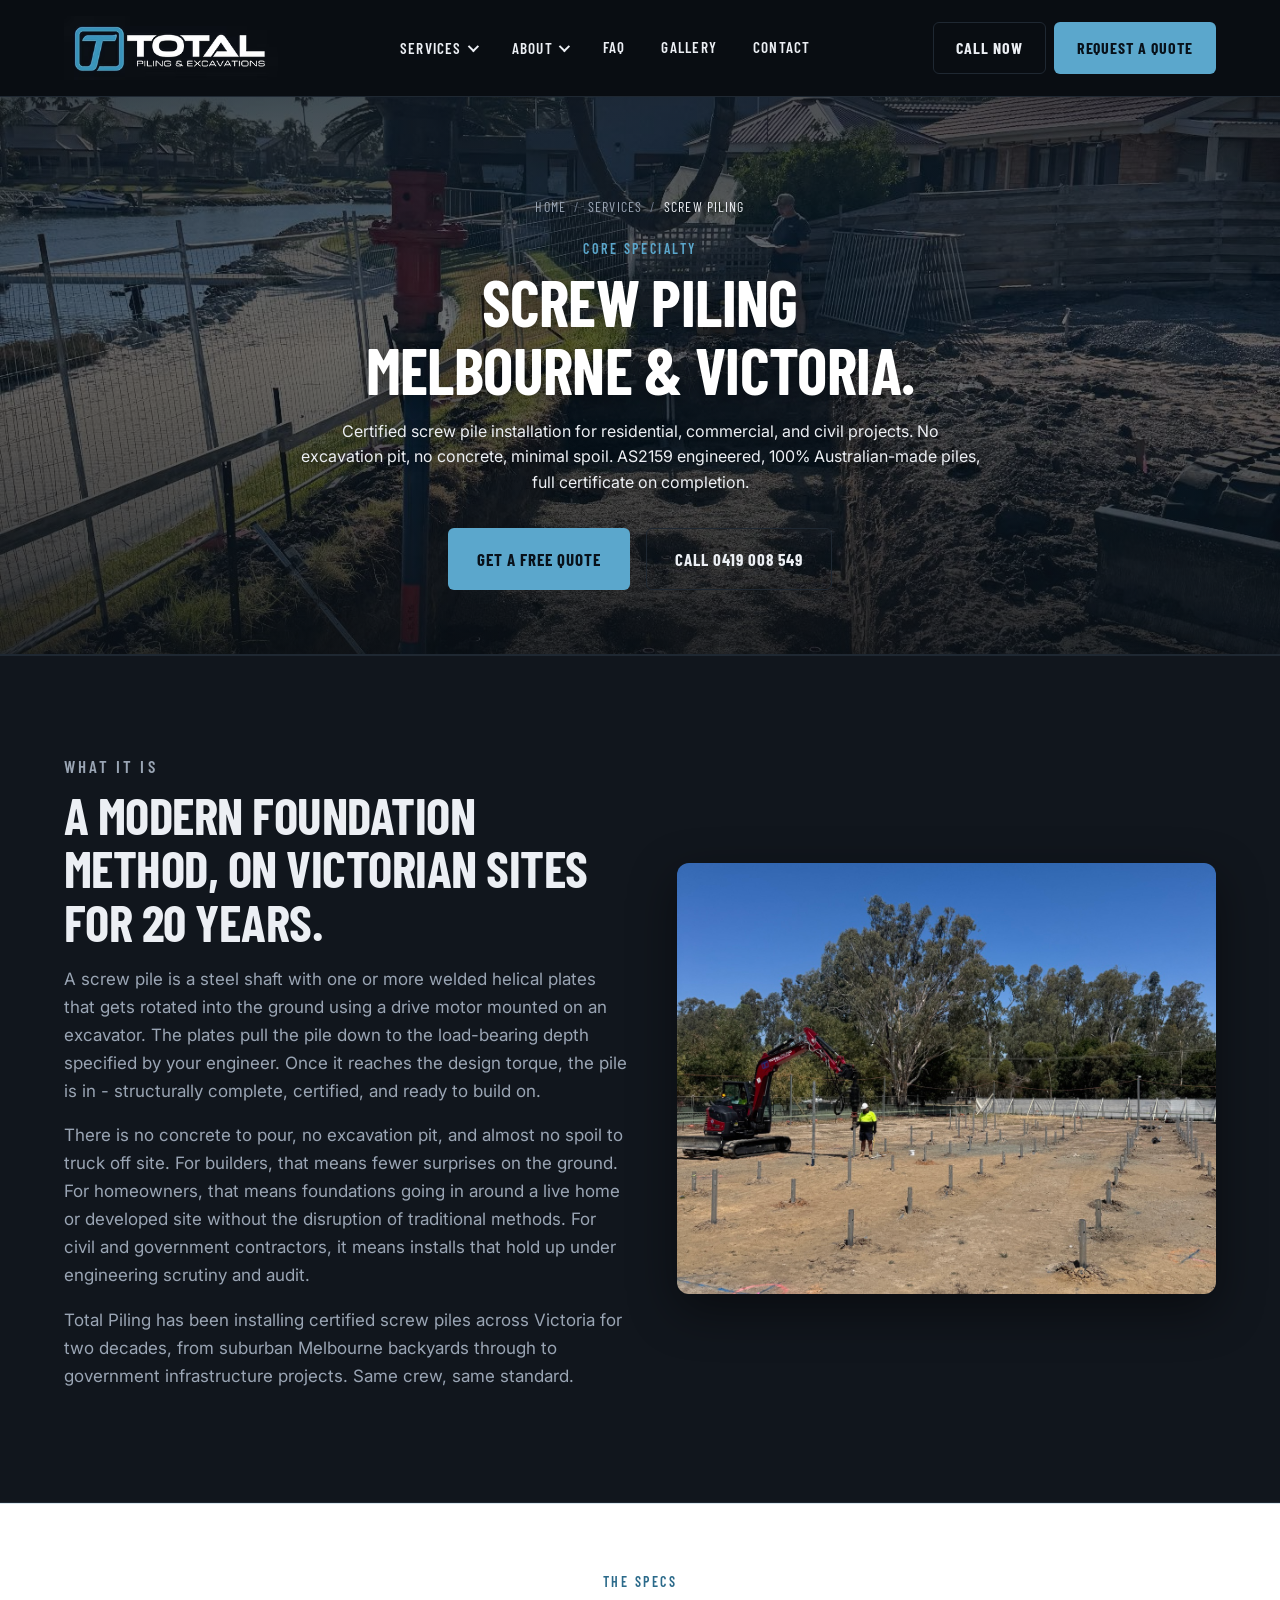
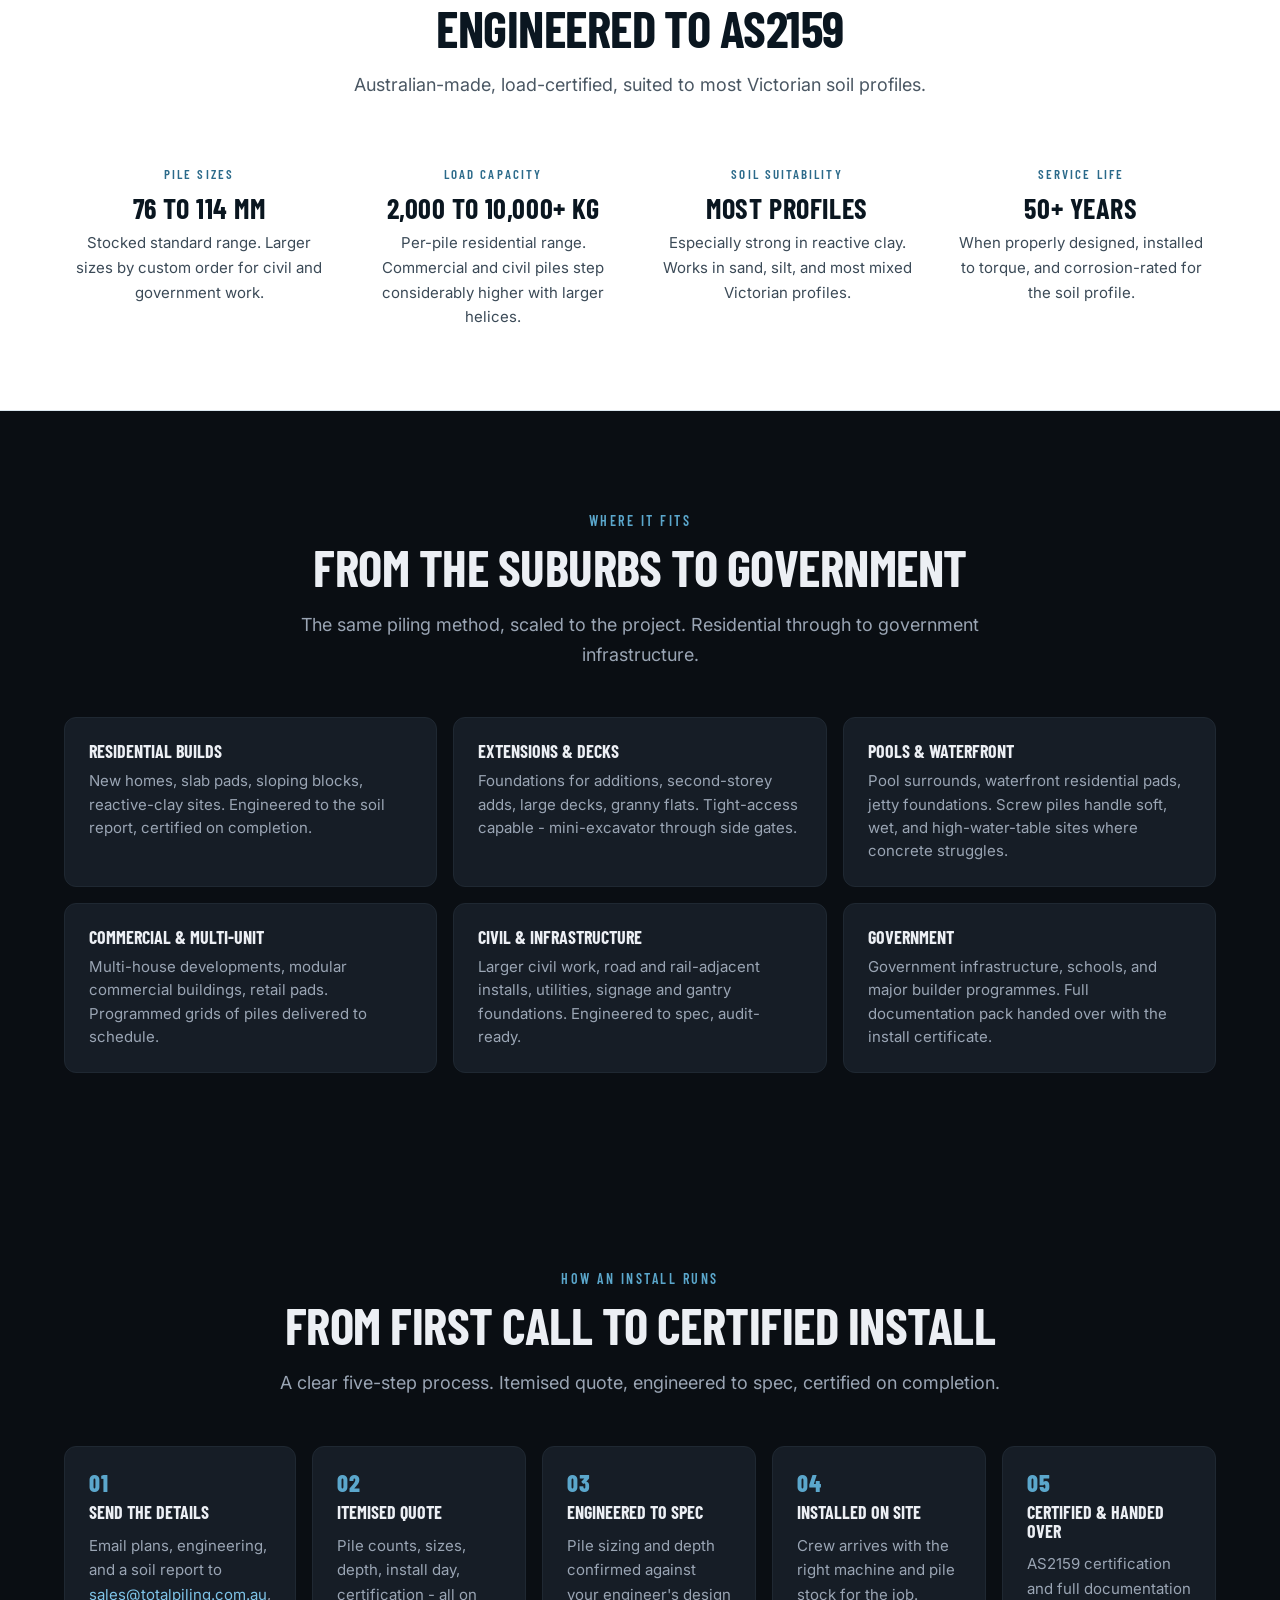
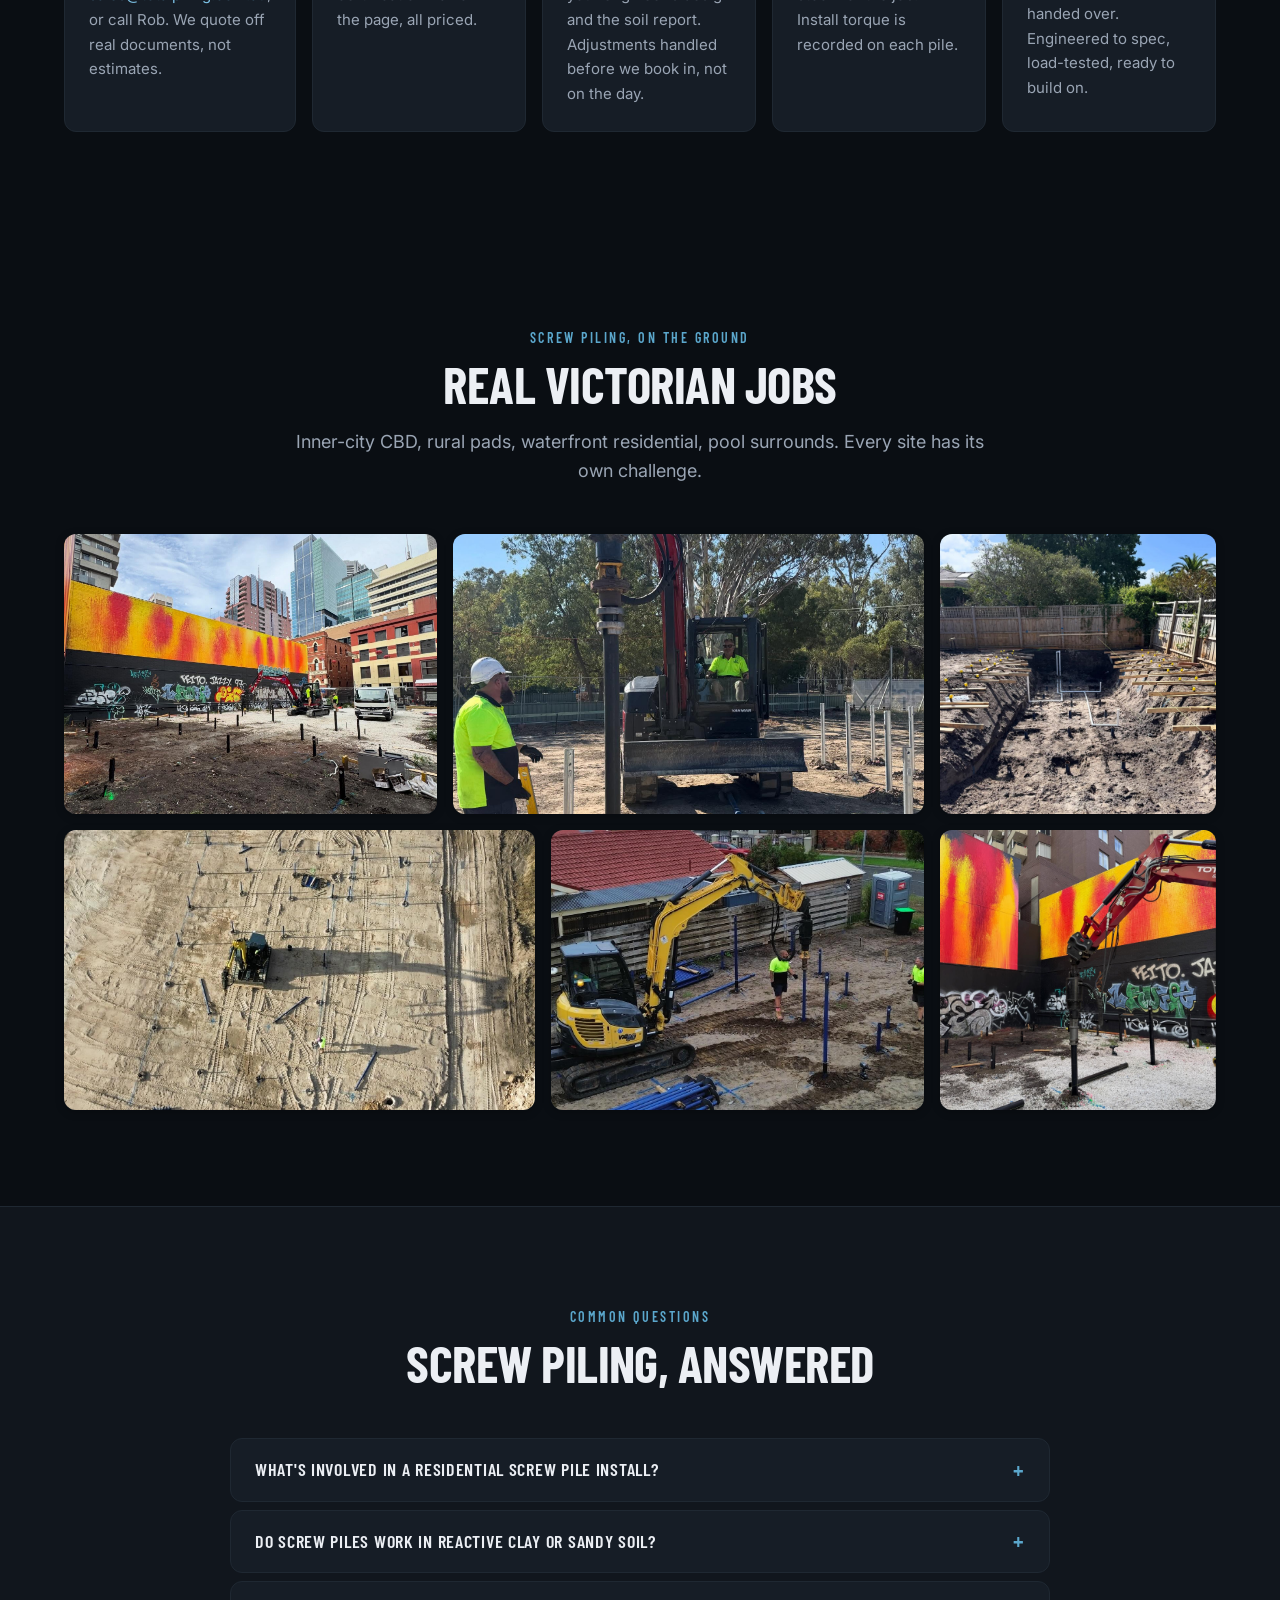
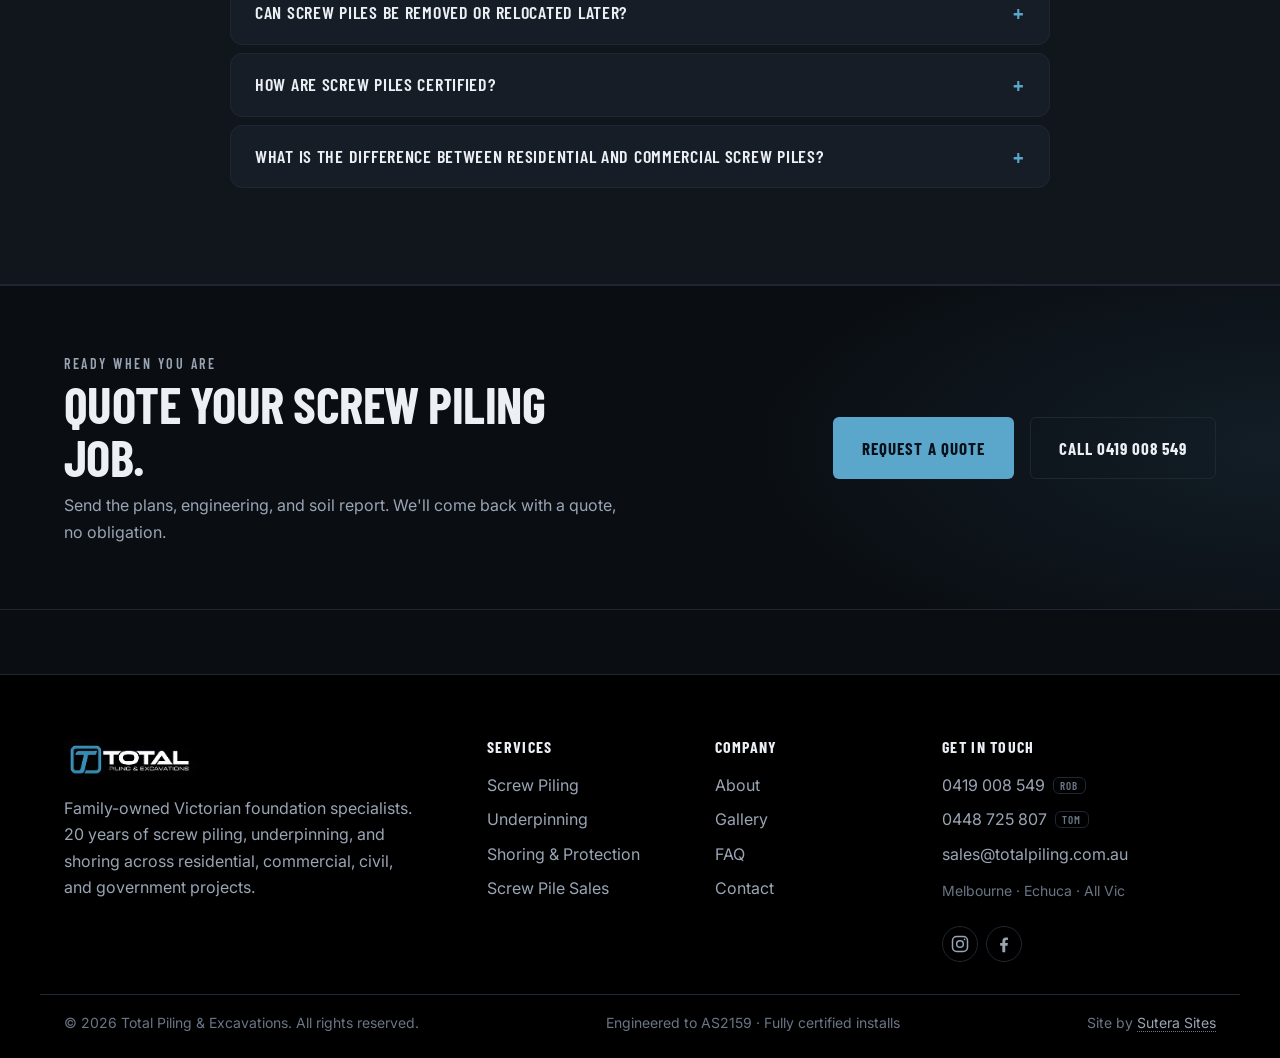
<file: services/screw-piling.html>
<!DOCTYPE html>
<html lang="en-AU">
<head>
  <meta charset="UTF-8">
  <meta name="viewport" content="width=device-width, initial-scale=1.0">
  <title>Screw Piling Melbourne & Victoria | Total Piling & Excavations</title>
  <link rel="apple-touch-icon" href="../assets/logo/Logo.avif">
  <link rel="icon" href="../assets/logo/Logo.avif">
  <meta name="description" content="Certified screw pile installation across Melbourne, Echuca, and all of Victoria. Residential, commercial, and civil projects. AS2159 engineered, 100% Australian-made piles, full certificate on completion. Call 0419 008 549 for a free quote.">
  <meta name="keywords" content="screw piling Melbourne, screw piles Victoria, helical piles Melbourne, screw pile installation, residential screw piling, commercial screw piling, AS2159, foundation contractor Victoria">
  <meta name="robots" content="index, follow">
  <meta name="geo.region" content="AU-VIC">
  <meta name="geo.placename" content="Melbourne">
  <link rel="canonical" href="https://www.totalpilingandexcavations.com.au/services/screw-piling.html">

  <meta property="og:title" content="Screw Piling Melbourne & Victoria | Total Piling & Excavations">
  <meta property="og:description" content="Certified screw pile installation across Victoria. Residential, commercial, and civil - AS2159 engineered, 100% Australian-made, full certificate on completion.">
  <meta property="og:type" content="website">
  <meta property="og:locale" content="en_AU">
  <meta property="og:url" content="https://www.totalpilingandexcavations.com.au/services/screw-piling.html">
  <meta property="og:site_name" content="Total Piling & Excavations">
  <meta property="og:image" content="https://www.totalpilingandexcavations.com.au/assets/projects/screw-piling-waterfront-drilling.jpg">
  <meta property="og:image:width" content="1200">
  <meta property="og:image:height" content="900">

  <meta name="twitter:card" content="summary_large_image">
  <meta name="twitter:title" content="Screw Piling Melbourne & Victoria | Total Piling & Excavations">
  <meta name="twitter:description" content="Certified screw pile installation across Victoria. Residential, commercial, and civil - AS2159 engineered, 100% Australian-made.">
  <meta name="twitter:image" content="https://www.totalpilingandexcavations.com.au/assets/projects/screw-piling-waterfront-drilling.jpg">

  <script type="application/ld+json">
  {
    "@context": "https://schema.org",
    "@graph": [
      {
        "@type": "BreadcrumbList",
        "itemListElement": [
          { "@type": "ListItem", "position": 1, "name": "Home", "item": "https://www.totalpilingandexcavations.com.au/" },
          { "@type": "ListItem", "position": 2, "name": "Services", "item": "https://www.totalpilingandexcavations.com.au/services.html" },
          { "@type": "ListItem", "position": 3, "name": "Screw Piling", "item": "https://www.totalpilingandexcavations.com.au/services/screw-piling.html" }
        ]
      },
      {
        "@type": "Service",
        "name": "Screw Piling Installation",
        "serviceType": "Screw Piling",
        "provider": {
          "@type": "LocalBusiness",
          "name": "Total Piling & Excavations",
          "url": "https://www.totalpilingandexcavations.com.au/",
          "telephone": "+61419008549",
          "address": { "@type": "PostalAddress", "addressRegion": "VIC", "addressCountry": "AU" }
        },
        "areaServed": [
          { "@type": "City", "name": "Melbourne" },
          { "@type": "City", "name": "Echuca" },
          { "@type": "State", "name": "Victoria" }
        ],
        "description": "Certified screw pile installation for residential, commercial, civil, and government projects across Victoria. AS2159 engineered, load-tested, with a certificate on completion. 100% Australian-made screw piles manufactured by A.A. Steel Works.",
        "offers": {
          "@type": "Offer",
          "availability": "https://schema.org/InStock",
          "areaServed": { "@type": "State", "name": "Victoria" }
        }
      },
      {
        "@type": "FAQPage",
        "mainEntity": [
          {
            "@type": "Question",
            "name": "What's involved in a residential screw pile install?",
            "acceptedAnswer": {
              "@type": "Answer",
              "text": "We arrive on site with the right machine and pile stock, drive the piles to load-bearing depth specified by the engineer, and certify the result before we leave. There is no concrete to pour and no spoil to truck off site, so existing landscaping, paths, and lawns usually survive the install untouched."
            }
          },
          {
            "@type": "Question",
            "name": "Do screw piles work in reactive clay or sandy soil?",
            "acceptedAnswer": {
              "@type": "Answer",
              "text": "Yes. Screw piles are particularly strong in reactive clay - which is common across Melbourne and large parts of Victoria - because they pass through the active zone and anchor in stable load-bearing soil below. They also work well in sand, silt, and most mixed profiles. Soil report drives the engineering decision on pile size and depth."
            }
          },
          {
            "@type": "Question",
            "name": "Can screw piles be removed or relocated later?",
            "acceptedAnswer": {
              "@type": "Answer",
              "text": "Yes. Screw piles are mechanically driven into the ground, not poured, so they can be unscrewed and removed at end of life or relocated for temporary structures. This is one of the things that sets them apart from concrete piers - they leave a far smaller footprint if the site ever needs to be returned to original condition."
            }
          },
          {
            "@type": "Question",
            "name": "How are screw piles certified?",
            "acceptedAnswer": {
              "@type": "Answer",
              "text": "Every install is engineered to AS2159 (the Australian Standard for piling design and installation). We record install torque on each pile against the engineer's design, perform load testing where specified, and hand over a certificate of compliance with the build documentation."
            }
          },
          {
            "@type": "Question",
            "name": "What is the difference between residential and commercial screw piles?",
            "acceptedAnswer": {
              "@type": "Answer",
              "text": "Same engineering principle, different scale. Residential piles are typically 76mm to 89mm shaft with single or double helix plates and rated 2,000 to 10,000+ kg each. Commercial and civil piles step up to 102mm and 114mm shafts with larger helices and significantly higher load capacity. We stock the full standard range and source custom sizes for larger projects."
            }
          }
        ]
      }
    ]
  }
  </script>

  <link rel="preconnect" href="https://fonts.googleapis.com">
  <link rel="preconnect" href="https://fonts.gstatic.com" crossorigin>
  <link href="https://fonts.googleapis.com/css2?family=Barlow+Condensed:wght@500;600;700;800&family=Inter:wght@400;500;600;700&display=swap" rel="stylesheet">
  <link rel="stylesheet" href="../styles.css">
</head>
<body>

<a class="skip-link" href="#main">Skip to content</a>

<header class="site-header" id="top">
  <div class="container header-inner">
    <a href="/" class="brand" aria-label="Total Piling & Excavations home">
      <img src="../assets/logo/Logo.avif" alt="Total Piling & Excavations logo" class="brand-logo">
    </a>

    <nav class="primary-nav" aria-label="Primary navigation">
      <ul class="mega-nav">

        <li class="mega-item" data-mega="services">
          <button type="button" class="mega-trigger" aria-haspopup="true" aria-expanded="false" aria-controls="mega-services">
            Services <span class="mega-caret" aria-hidden="true"></span>
          </button>
          <div id="mega-services" class="mega-panel" role="region" aria-label="Services menu" hidden>
            <div class="container mega-panel-inner">
              <div class="mega-col mega-col-feature">
                <p class="mega-eyebrow">What we do</p>
                <h3 class="mega-headline">Specialist piling services across Victoria.</h3>
                <p class="mega-blurb">20 years of certified screw pile installs, underpinning, and shoring for residential, commercial, civil, and government projects.</p>
                <a href="/services.html" class="link-arrow">See all services <span aria-hidden="true">&rarr;</span></a>
              </div>
              <div class="mega-col mega-col-links">
                <a href="/services/screw-piling.html" class="mega-link">
                  <span class="mega-link-title">Screw Piling</span>
                  <span class="mega-link-sub">Certified installs, engineered to AS2159. Minimal excavation, no spoil.</span>
                </a>
                <a href="/services/underpinning.html" class="mega-link">
                  <span class="mega-link-title">Underpinning</span>
                  <span class="mega-link-sub">Stabilise settling foundations with minimal disruption.</span>
                </a>
                <a href="/services/shoring.html" class="mega-link">
                  <span class="mega-link-title">Shoring & Protection</span>
                  <span class="mega-link-sub">Residential panels through to heavy commercial systems.</span>
                </a>
                <a href="/order-piles.html" class="mega-link">
                  <span class="mega-link-title">Screw Pile Sales</span>
                  <span class="mega-link-sub">100% Australian-made. 76mm to 114mm in stock, no minimum order.</span>
                </a>
              </div>
            </div>
          </div>
        </li>

        <li class="mega-item" data-mega="about">
          <button type="button" class="mega-trigger" aria-haspopup="true" aria-expanded="false" aria-controls="mega-about">
            About <span class="mega-caret" aria-hidden="true"></span>
          </button>
          <div id="mega-about" class="mega-panel" role="region" aria-label="About menu" hidden>
            <div class="container mega-panel-inner">
              <div class="mega-col mega-col-feature">
                <p class="mega-eyebrow">About Total Piling</p>
                <h3 class="mega-headline">Family-owned, 20 years on the tools.</h3>
                <p class="mega-blurb">Melbourne and Echuca based. Government project experience. Modern fleet from 1.7T to 8T capacity, all engineered to AS2159.</p>
                <a href="/about.html" class="link-arrow">Read our story <span aria-hidden="true">&rarr;</span></a>
              </div>
              <div class="mega-col mega-col-links">
                <a href="/about.html#about-us" class="mega-link">
                  <span class="mega-link-title">About Us</span>
                  <span class="mega-link-sub">Family business, 30 years industry, 20 in screw piling.</span>
                </a>
                <a href="/about.html#why-us" class="mega-link">
                  <span class="mega-link-title">Why Choose Us</span>
                  <span class="mega-link-sub">Engineered, load-certified, family-run.</span>
                </a>
                <a href="/about.html#fleet" class="mega-link">
                  <span class="mega-link-title">Our Fleet</span>
                  <span class="mega-link-sub">Modern machinery 1.7T to 8T. Right gear for any site.</span>
                </a>
                <a href="/about.html#service-area" class="mega-link">
                  <span class="mega-link-title">Service Area</span>
                  <span class="mega-link-sub">All of Victoria. Interstate available on request.</span>
                </a>
              </div>
            </div>
          </div>
        </li>

        <li><a href="/faq.html" class="mega-direct">FAQ</a></li>

        <li><a href="/projects.html" class="mega-direct">Gallery</a></li>
        <li><a href="/contact.html" class="mega-direct">Contact</a></li>
      </ul>
    </nav>

    <div class="header-cta">
      <a href="tel:0419008549" class="btn btn-ghost">Call Now</a>
      <a href="/contact.html" class="btn btn-primary">Request a Quote</a>
    </div>

    <button class="nav-toggle" aria-label="Toggle navigation" aria-expanded="false" aria-controls="mobile-menu">
      <span></span><span></span><span></span>
    </button>
  </div>

  <nav id="mobile-menu" class="mobile-nav" aria-label="Mobile navigation" hidden>
    <ul class="mobile-mega">
      <li>
        <button type="button" class="mobile-mega-trigger" aria-expanded="false" aria-controls="mobile-mega-services">
          Services <span class="mega-caret" aria-hidden="true"></span>
        </button>
        <ul id="mobile-mega-services" class="mobile-mega-panel" hidden>
          <li><a href="/services/screw-piling.html">Screw Piling</a></li>
          <li><a href="/services/underpinning.html">Underpinning</a></li>
          <li><a href="/services/shoring.html">Shoring & Protection</a></li>
          <li><a href="/order-piles.html">Screw Pile Sales</a></li>
        </ul>
      </li>
      <li>
        <button type="button" class="mobile-mega-trigger" aria-expanded="false" aria-controls="mobile-mega-about">
          About <span class="mega-caret" aria-hidden="true"></span>
        </button>
        <ul id="mobile-mega-about" class="mobile-mega-panel" hidden>
          <li><a href="/about.html#about-us">About Us</a></li>
          <li><a href="/about.html#why-us">Why Choose Us</a></li>
          <li><a href="/about.html#fleet">Our Fleet</a></li>
          <li><a href="/about.html#service-area">Service Area</a></li>
        </ul>
      </li>
      <li><a href="/faq.html" class="mobile-direct">FAQ</a></li>
      <li><a href="/projects.html" class="mobile-direct">Gallery</a></li>
      <li><a href="/contact.html" class="mobile-direct">Contact</a></li>
    </ul>
    <div class="mobile-nav-cta">
      <a href="tel:0419008549" class="btn btn-ghost">Call Now</a>
      <a href="/contact.html" class="btn btn-primary">Request a Quote</a>
    </div>
  </nav>
</header>

<main id="main">

  <section class="page-hero" style="--page-hero-bg: url('/assets/projects/screw-piling-waterfront-drilling.jpg');">
    <div class="container page-hero-inner">
      <nav class="breadcrumbs" aria-label="Breadcrumb">
        <ol>
          <li><a href="/">Home</a></li>
          <li><a href="/services.html">Services</a></li>
          <li aria-current="page">Screw Piling</li>
        </ol>
      </nav>
      <p class="eyebrow">Core specialty</p>
      <h1>Screw Piling<br>Melbourne &amp; Victoria.</h1>
      <p class="page-hero-lead">Certified screw pile installation for residential, commercial, and civil projects. No excavation pit, no concrete, minimal spoil. AS2159 engineered, 100% Australian-made piles, full certificate on completion.</p>
      <div class="page-hero-cta">
        <a href="/contact.html" class="btn btn-primary btn-lg">Get a Free Quote</a>
        <a href="tel:0419008549" class="btn btn-ghost btn-lg">Call 0419 008 549</a>
      </div>
    </div>
  </section>

  <section class="content-split">
    <div class="container">
      <div class="content-split-grid">
        <div class="content-split-copy">
          <p class="eyebrow">What it is</p>
          <h2>A modern foundation method, on Victorian sites for 20 years.</h2>
          <p>A screw pile is a steel shaft with one or more welded helical plates that gets rotated into the ground using a drive motor mounted on an excavator. The plates pull the pile down to the load-bearing depth specified by your engineer. Once it reaches the design torque, the pile is in - structurally complete, certified, and ready to build on.</p>
          <p>There is no concrete to pour, no excavation pit, and almost no spoil to truck off site. For builders, that means fewer surprises on the ground. For homeowners, that means foundations going in around a live home or developed site without the disruption of traditional methods. For civil and government contractors, it means installs that hold up under engineering scrutiny and audit.</p>
          <p>Total Piling has been installing certified screw piles across Victoria for two decades, from suburban Melbourne backyards through to government infrastructure projects. Same crew, same standard.</p>
        </div>
        <div class="content-split-media">
          <img src="../assets/services/screw-piling.jpg" alt="Total Piling branded excavator installing a screw pile at a Victorian waterfront residential site" loading="lazy">
        </div>
      </div>
    </div>
  </section>

  <section class="capability-band" aria-label="Screw piling specifications">
    <div class="container">
      <header class="section-head">
        <p class="eyebrow">The specs</p>
        <h2>Engineered to AS2159</h2>
        <p class="section-sub">Australian-made, load-certified, suited to most Victorian soil profiles.</p>
      </header>
      <div class="capability-grid">
        <div class="capability-item">
          <p class="capability-label">Pile sizes</p>
          <p class="capability-value">76 to 114 mm</p>
          <p class="capability-sub">Stocked standard range. Larger sizes by custom order for civil and government work.</p>
        </div>
        <div class="capability-item">
          <p class="capability-label">Load capacity</p>
          <p class="capability-value">2,000 to 10,000+ kg</p>
          <p class="capability-sub">Per-pile residential range. Commercial and civil piles step considerably higher with larger helices.</p>
        </div>
        <div class="capability-item">
          <p class="capability-label">Soil suitability</p>
          <p class="capability-value">Most profiles</p>
          <p class="capability-sub">Especially strong in reactive clay. Works in sand, silt, and most mixed Victorian profiles.</p>
        </div>
        <div class="capability-item">
          <p class="capability-label">Service life</p>
          <p class="capability-value">50+ years</p>
          <p class="capability-sub">When properly designed, installed to torque, and corrosion-rated for the soil profile.</p>
        </div>
      </div>
    </div>
  </section>

  <section class="services">
    <div class="container">
      <header class="section-head">
        <p class="eyebrow">Where it fits</p>
        <h2>From the suburbs to government</h2>
        <p class="section-sub">The same piling method, scaled to the project. Residential through to government infrastructure.</p>
      </header>

      <div class="usecase-grid">
        <article class="usecase-card">
          <h3>Residential builds</h3>
          <p>New homes, slab pads, sloping blocks, reactive-clay sites. Engineered to the soil report, certified on completion.</p>
        </article>
        <article class="usecase-card">
          <h3>Extensions &amp; decks</h3>
          <p>Foundations for additions, second-storey adds, large decks, granny flats. Tight-access capable - mini-excavator through side gates.</p>
        </article>
        <article class="usecase-card">
          <h3>Pools &amp; waterfront</h3>
          <p>Pool surrounds, waterfront residential pads, jetty foundations. Screw piles handle soft, wet, and high-water-table sites where concrete struggles.</p>
        </article>
        <article class="usecase-card">
          <h3>Commercial &amp; multi-unit</h3>
          <p>Multi-house developments, modular commercial buildings, retail pads. Programmed grids of piles delivered to schedule.</p>
        </article>
        <article class="usecase-card">
          <h3>Civil &amp; infrastructure</h3>
          <p>Larger civil work, road and rail-adjacent installs, utilities, signage and gantry foundations. Engineered to spec, audit-ready.</p>
        </article>
        <article class="usecase-card">
          <h3>Government</h3>
          <p>Government infrastructure, schools, and major builder programmes. Full documentation pack handed over with the install certificate.</p>
        </article>
      </div>
    </div>
  </section>

  <section class="process">
    <div class="container">
      <header class="section-head">
        <p class="eyebrow">How an install runs</p>
        <h2>From first call to certified install</h2>
        <p class="section-sub">A clear five-step process. Itemised quote, engineered to spec, certified on completion.</p>
      </header>

      <ol class="process-steps">
        <li class="process-step">
          <span class="process-num" aria-hidden="true">01</span>
          <h3 class="process-title">Send the details</h3>
          <p>Email plans, engineering, and a soil report to <a href="mailto:sales@totalpiling.com.au">sales@totalpiling.com.au</a>, or call Rob. We quote off real documents, not estimates.</p>
        </li>
        <li class="process-step">
          <span class="process-num" aria-hidden="true">02</span>
          <h3 class="process-title">Itemised quote</h3>
          <p>Pile counts, sizes, depth, install day, certification - all on the page, all priced.</p>
        </li>
        <li class="process-step">
          <span class="process-num" aria-hidden="true">03</span>
          <h3 class="process-title">Engineered to spec</h3>
          <p>Pile sizing and depth confirmed against your engineer's design and the soil report. Adjustments handled before we book in, not on the day.</p>
        </li>
        <li class="process-step">
          <span class="process-num" aria-hidden="true">04</span>
          <h3 class="process-title">Installed on site</h3>
          <p>Crew arrives with the right machine and pile stock for the job. Install torque is recorded on each pile.</p>
        </li>
        <li class="process-step">
          <span class="process-num" aria-hidden="true">05</span>
          <h3 class="process-title">Certified &amp; handed over</h3>
          <p>AS2159 certification and full documentation handed over. Engineered to spec, load-tested, ready to build on.</p>
        </li>
      </ol>
    </div>
  </section>

  <section class="projects">
    <div class="container">
      <header class="section-head">
        <p class="eyebrow">Screw piling, on the ground</p>
        <h2>Real Victorian jobs</h2>
        <p class="section-sub">Inner-city CBD, rural pads, waterfront residential, pool surrounds. Every site has its own challenge.</p>
      </header>

      <div class="project-gallery">
        <figure class="project-tile size-md">
          <img src="../assets/projects/screw-piling-cbd-wide.jpg" alt="Total Piling excavator drilling screw piles on a wide Melbourne CBD construction site" loading="lazy">
          <figcaption>Melbourne CBD commercial</figcaption>
          <a class="tile-link" href="../assets/projects/screw-piling-cbd-wide.jpg" target="_blank" rel="noopener" aria-label="View full image: Melbourne CBD commercial">Melbourne CBD commercial</a>
        </figure>
        <figure class="project-tile size-lg">
          <img src="../assets/projects/screw-piling-rural-install.jpg" alt="Branded Total Piling excavator installing screw piles on a rural Victorian site" loading="lazy">
          <figcaption>Rural install</figcaption>
          <a class="tile-link" href="../assets/projects/screw-piling-rural-install.jpg" target="_blank" rel="noopener" aria-label="View full image: Rural install">Rural install</a>
        </figure>
        <figure class="project-tile size-sm">
          <img src="../assets/projects/pool-screw-piles-pit.jpg" alt="Pool excavation pit with screw piles installed around the perimeter" loading="lazy">
          <figcaption>Pool foundation</figcaption>
          <a class="tile-link" href="../assets/projects/pool-screw-piles-pit.jpg" target="_blank" rel="noopener" aria-label="View full image: Pool foundation">Pool foundation</a>
        </figure>

        <figure class="project-tile size-lg">
          <img src="../assets/projects/screw-piling-grid-aerial.jpg" alt="Aerial view of a screw pile grid laid out across a development pad" loading="lazy">
          <figcaption>Grid layout aerial</figcaption>
          <a class="tile-link" href="../assets/projects/screw-piling-grid-aerial.jpg" target="_blank" rel="noopener" aria-label="View full image: Grid layout aerial">Grid layout aerial</a>
        </figure>
        <figure class="project-tile size-md">
          <img src="../assets/projects/screw-piling-residential-aerial.jpg" alt="Aerial view of a residential build with screw piles installed across the slab footprint" loading="lazy">
          <figcaption>Residential pad</figcaption>
          <a class="tile-link" href="../assets/projects/screw-piling-residential-aerial.jpg" target="_blank" rel="noopener" aria-label="View full image: Residential pad">Residential pad</a>
        </figure>
        <figure class="project-tile size-sm">
          <img src="../assets/projects/screw-piling-cbd-graffiti-wall.jpg" alt="Total Piling excavator screwing piles at an urban Melbourne infill site" loading="lazy">
          <figcaption>Urban infill</figcaption>
          <a class="tile-link" href="../assets/projects/screw-piling-cbd-graffiti-wall.jpg" target="_blank" rel="noopener" aria-label="View full image: Urban infill">Urban infill</a>
        </figure>
      </div>
    </div>
  </section>

  <section class="faq">
    <div class="container">
      <header class="section-head">
        <p class="eyebrow">Common questions</p>
        <h2>Screw piling, answered</h2>
      </header>

      <div class="faq-list">
        <details>
          <summary>What's involved in a residential screw pile install?</summary>
          <p>We arrive on site with the right machine and pile stock, drive the piles to the load-bearing depth specified by the engineer, and certify the result before we leave. There is no concrete to pour and no spoil to truck off site, so existing landscaping, paths, and lawns usually survive the install untouched.</p>
        </details>
        <details>
          <summary>Do screw piles work in reactive clay or sandy soil?</summary>
          <p>Yes. Screw piles are particularly strong in reactive clay - which is common across Melbourne and large parts of Victoria - because they pass through the active zone and anchor in stable load-bearing soil below. They also work well in sand, silt, and most mixed profiles. The soil report drives the engineering decision on pile size and depth.</p>
        </details>
        <details>
          <summary>Can screw piles be removed or relocated later?</summary>
          <p>Yes. Screw piles are mechanically driven into the ground, not poured, so they can be unscrewed and removed at end of life or relocated for temporary structures. This is one of the things that sets them apart from concrete piers - they leave a far smaller footprint if the site ever needs to be returned to original condition.</p>
        </details>
        <details>
          <summary>How are screw piles certified?</summary>
          <p>Every install is engineered to AS2159 (the Australian Standard for piling design and installation). We record install torque on each pile against the engineer's design, perform load testing where specified, and hand over a certificate of compliance with the build documentation.</p>
        </details>
        <details>
          <summary>What is the difference between residential and commercial screw piles?</summary>
          <p>Same engineering principle, different scale. Residential piles are typically 76mm to 89mm shaft with single or double helix plates and rated 2,000 to 10,000+ kg each. Commercial and civil piles step up to 102mm and 114mm shafts with larger helices and significantly higher load capacity. We stock the full standard range and source custom sizes for larger projects.</p>
        </details>
      </div>
    </div>
  </section>

  <section class="cta-band">
    <div class="container cta-band-inner">
      <div class="cta-band-copy">
        <p class="eyebrow">Ready when you are</p>
        <h2>Quote your screw piling job.</h2>
        <p>Send the plans, engineering, and soil report. We'll come back with a quote, no obligation.</p>
      </div>
      <div class="cta-band-actions">
        <a href="/contact.html" class="btn btn-primary btn-lg">Request a Quote</a>
        <a href="tel:0419008549" class="btn btn-ghost btn-lg">Call 0419 008 549</a>
      </div>
    </div>
  </section>

</main>

<footer class="site-footer">
  <div class="container footer-grid">
    <div class="footer-brand">
      <img src="../assets/logo/Logo.avif" alt="Total Piling & Excavations" class="footer-logo">
      <p>Family-owned Victorian foundation specialists. 20 years of screw piling, underpinning, and shoring across residential, commercial, civil, and government projects.</p>
    </div>
    <div class="footer-col">
      <h4>Services</h4>
      <ul>
        <li><a href="/services/screw-piling.html">Screw Piling</a></li>
        <li><a href="/services/underpinning.html">Underpinning</a></li>
        <li><a href="/services/shoring.html">Shoring & Protection</a></li>
        <li><a href="/order-piles.html">Screw Pile Sales</a></li>
      </ul>
    </div>
    <div class="footer-col">
      <h4>Company</h4>
      <ul>
        <li><a href="/about.html">About</a></li>
        <li><a href="/projects.html">Gallery</a></li>
        <li><a href="/faq.html">FAQ</a></li>
        <li><a href="/contact.html">Contact</a></li>
      </ul>
    </div>
    <div class="footer-col">
      <h4>Get in touch</h4>
      <ul class="footer-contact">
        <li><a href="tel:0419008549">0419 008 549</a><span class="footer-tag">Rob</span></li>
        <li><a href="tel:0448725807">0448 725 807</a><span class="footer-tag">Tom</span></li>
        <li><a href="mailto:sales@totalpiling.com.au">sales@totalpiling.com.au</a></li>
        <li class="footer-location">Melbourne &middot; Echuca &middot; All Vic</li>
      </ul>
      <ul class="footer-social" aria-label="Social media">
        <li>
          <a href="https://www.instagram.com/totalpilingandexcavations" aria-label="Instagram" target="_blank" rel="noopener">
            <svg viewBox="0 0 24 24" width="20" height="20" fill="none" stroke="currentColor" stroke-width="1.8" stroke-linecap="round" stroke-linejoin="round" aria-hidden="true">
              <rect x="3" y="3" width="18" height="18" rx="5"/>
              <circle cx="12" cy="12" r="4"/>
              <circle cx="17.5" cy="6.5" r="1" fill="currentColor" stroke="none"/>
            </svg>
          </a>
        </li>
        <li>
          <a href="https://www.facebook.com/profile.php?id=61583985463235" aria-label="Facebook" target="_blank" rel="noopener">
            <svg viewBox="0 0 24 24" width="20" height="20" fill="currentColor" aria-hidden="true">
              <path d="M13.5 22v-8h2.7l.4-3.2h-3.1V8.7c0-.9.3-1.6 1.6-1.6h1.6V4.2c-.3 0-1.3-.1-2.5-.1-2.5 0-4.1 1.5-4.1 4.2v2.5H7.4V14h2.6v8h3.5z"/>
            </svg>
          </a>
        </li>
      </ul>
    </div>
  </div>
  <div class="container footer-bottom">
    <p>&copy; 2026 Total Piling & Excavations. All rights reserved.</p>
    <p>Engineered to AS2159 &middot; Fully certified installs</p>
    <p class="footer-credit">Site by <a href="https://www.suterasites.com.au" target="_blank" rel="noopener">Sutera Sites</a></p>
  </div>
</footer>

<script src="../script.js" defer></script>
</body>
</html>
</file>
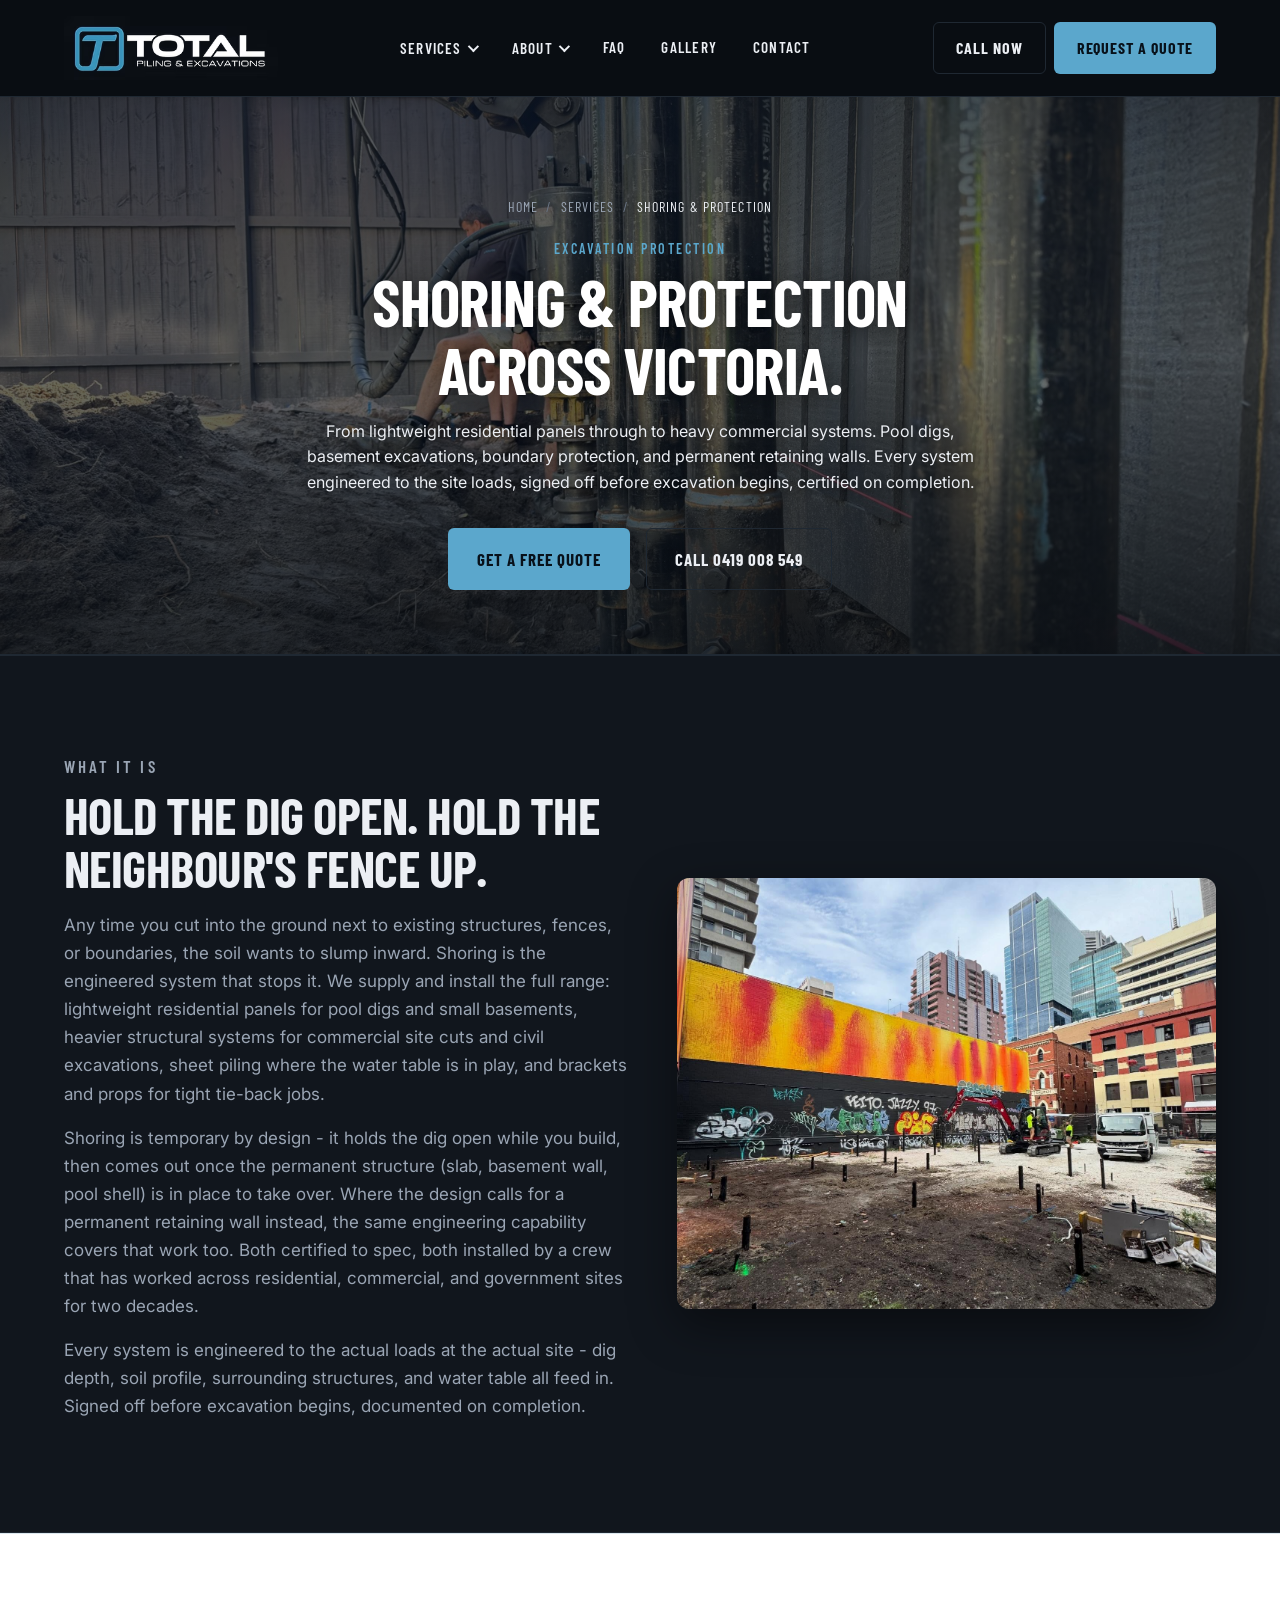
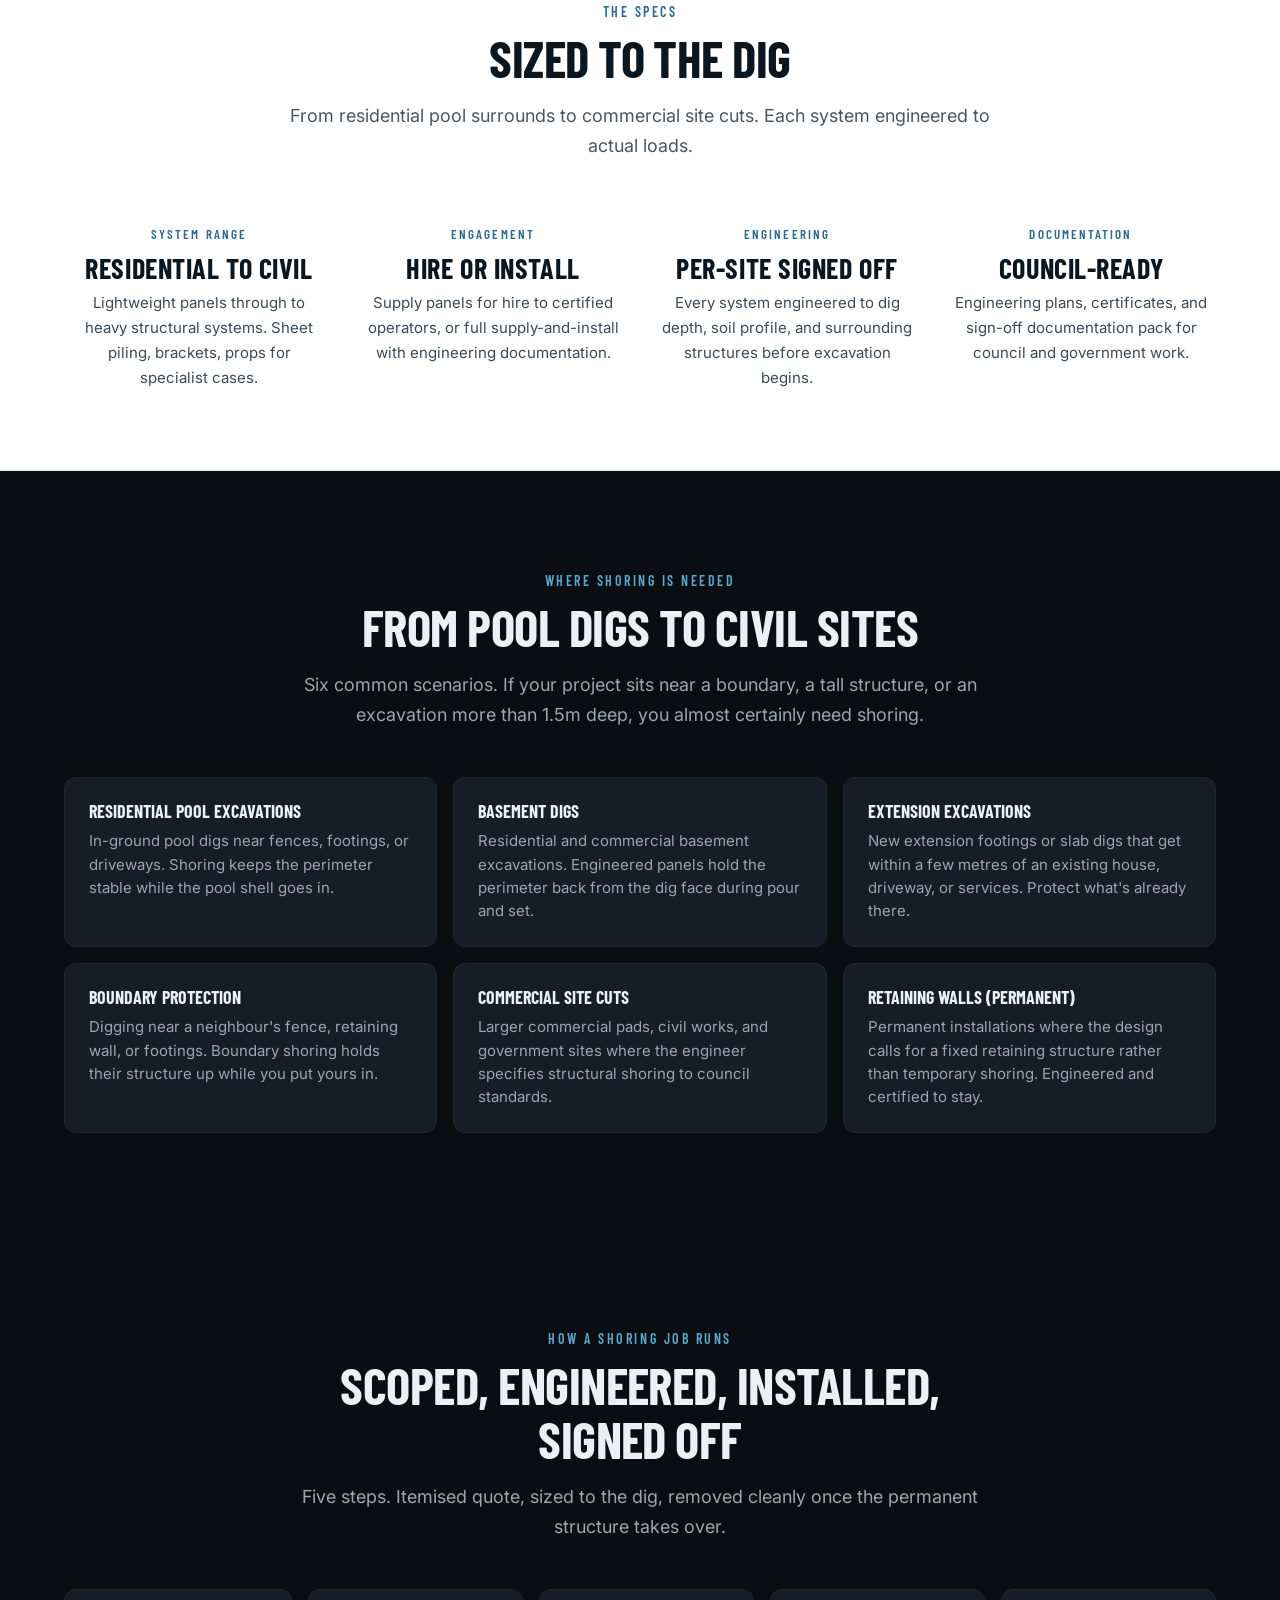
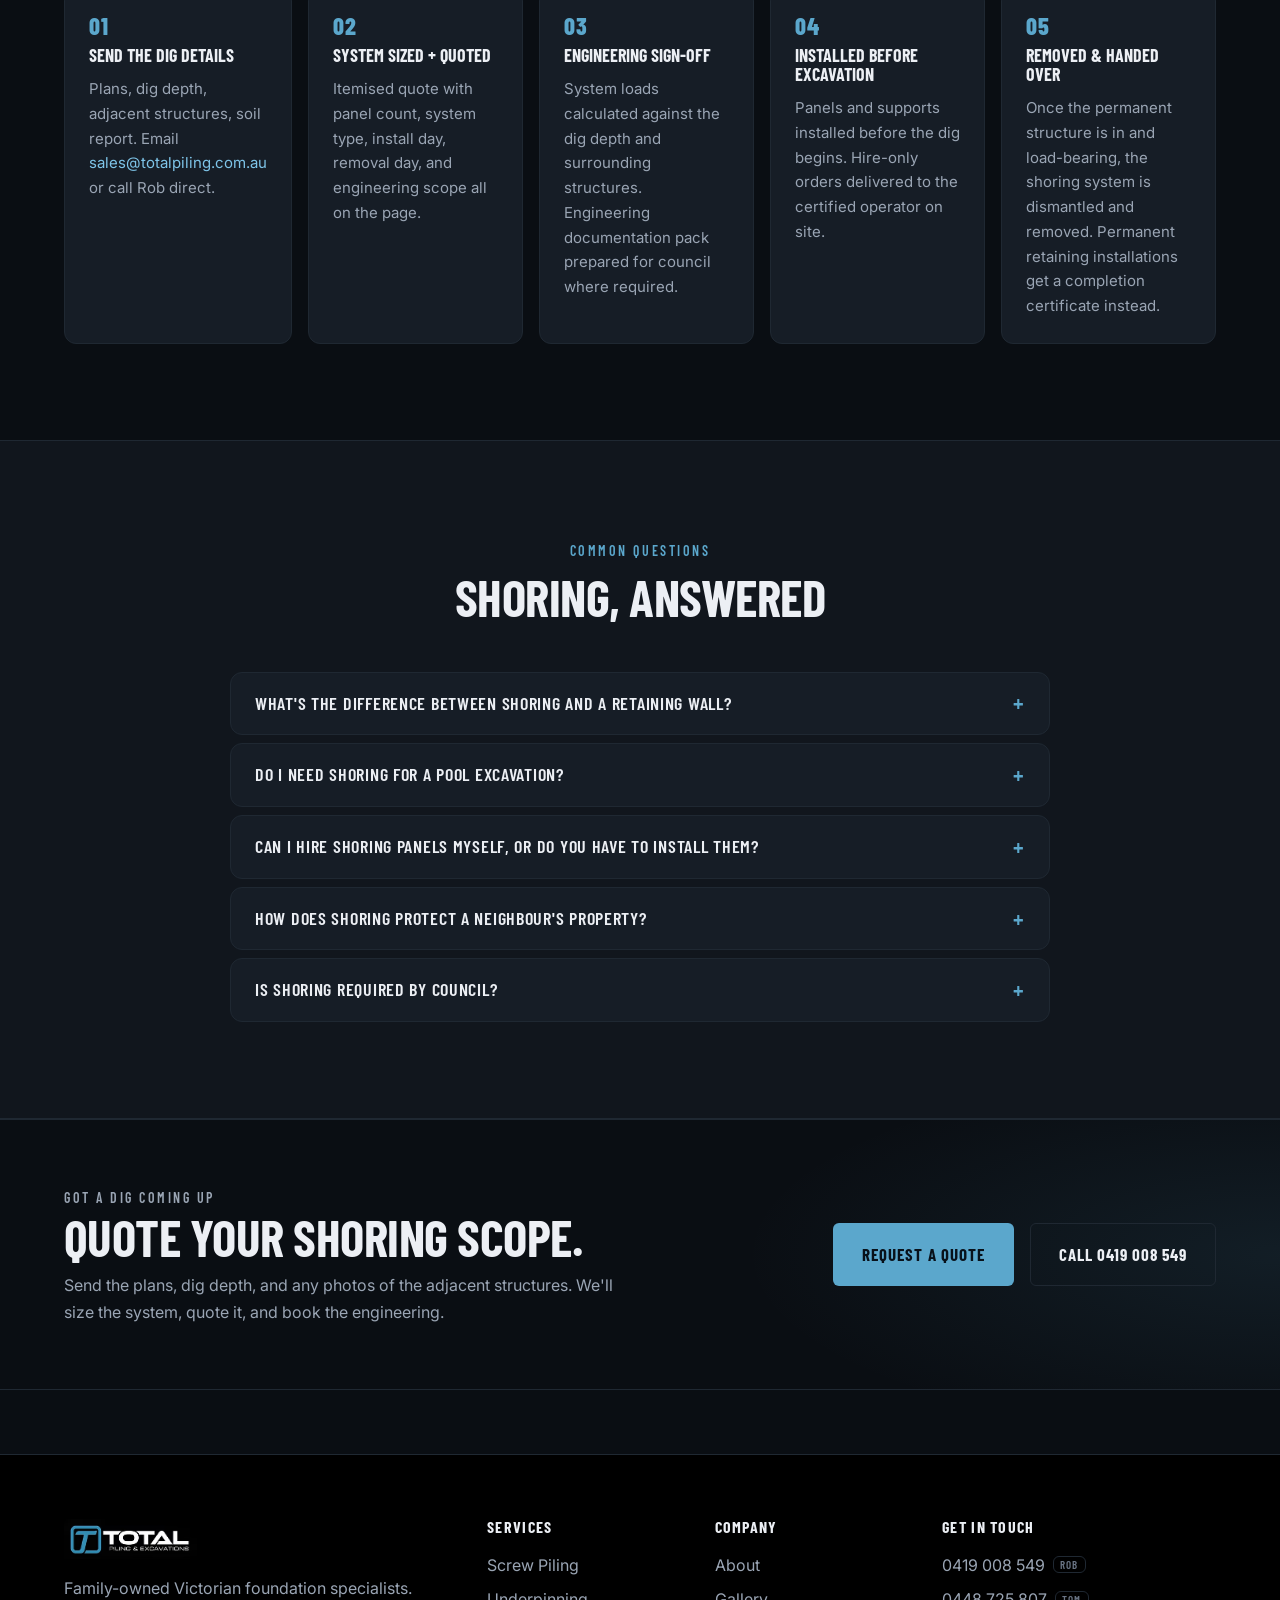
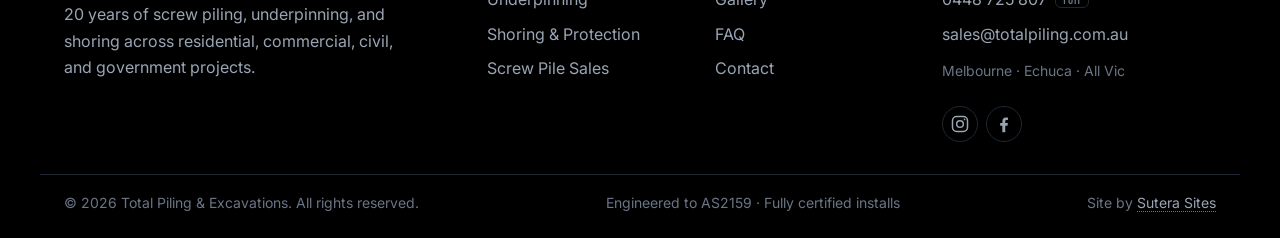
<file: services/shoring.html>
<!DOCTYPE html>
<html lang="en-AU">
<head>
  <meta charset="UTF-8">
  <meta name="viewport" content="width=device-width, initial-scale=1.0">
  <title>Shoring & Protection Melbourne | Excavation Shoring & Retaining Walls | Total Piling & Excavations</title>
  <link rel="apple-touch-icon" href="../assets/logo/Logo.avif">
  <link rel="icon" href="../assets/logo/Logo.avif">
  <meta name="description" content="Shoring and protection works across Melbourne, Echuca, and Victoria. Lightweight residential panels through to heavy commercial systems. Pool digs, basements, boundary protection, retaining walls. Engineered, supplied, installed. Call 0419 008 549.">
  <meta name="keywords" content="shoring Melbourne, excavation shoring Victoria, residential shoring panels, commercial shoring, retaining wall installation Melbourne, boundary protection, sheet piling, pool excavation shoring">
  <meta name="robots" content="index, follow">
  <meta name="geo.region" content="AU-VIC">
  <meta name="geo.placename" content="Melbourne">
  <link rel="canonical" href="https://www.totalpilingandexcavations.com.au/services/shoring.html">

  <meta property="og:title" content="Shoring & Protection Melbourne | Excavation Shoring & Retaining Walls | Total Piling & Excavations">
  <meta property="og:description" content="Engineered shoring and protection across Victoria. Residential panels to heavy commercial systems. Pool digs, basements, boundary protection, retaining walls.">
  <meta property="og:type" content="website">
  <meta property="og:locale" content="en_AU">
  <meta property="og:url" content="https://www.totalpilingandexcavations.com.au/services/shoring.html">
  <meta property="og:site_name" content="Total Piling & Excavations">
  <meta property="og:image" content="https://www.totalpilingandexcavations.com.au/assets/services/shoring.jpg">
  <meta property="og:image:width" content="1200">
  <meta property="og:image:height" content="900">

  <meta name="twitter:card" content="summary_large_image">
  <meta name="twitter:title" content="Shoring & Protection Melbourne | Excavation Shoring & Retaining Walls | Total Piling & Excavations">
  <meta name="twitter:description" content="Engineered shoring and protection across Victoria. Residential panels to heavy commercial systems.">
  <meta name="twitter:image" content="https://www.totalpilingandexcavations.com.au/assets/services/shoring.jpg">

  <script type="application/ld+json">
  {
    "@context": "https://schema.org",
    "@graph": [
      {
        "@type": "BreadcrumbList",
        "itemListElement": [
          { "@type": "ListItem", "position": 1, "name": "Home", "item": "https://www.totalpilingandexcavations.com.au/" },
          { "@type": "ListItem", "position": 2, "name": "Services", "item": "https://www.totalpilingandexcavations.com.au/services.html" },
          { "@type": "ListItem", "position": 3, "name": "Shoring & Protection", "item": "https://www.totalpilingandexcavations.com.au/services/shoring.html" }
        ]
      },
      {
        "@type": "Service",
        "name": "Shoring and Protection Works",
        "serviceType": "Shoring",
        "provider": {
          "@type": "LocalBusiness",
          "name": "Total Piling & Excavations",
          "url": "https://www.totalpilingandexcavations.com.au/",
          "telephone": "+61419008549",
          "address": { "@type": "PostalAddress", "addressRegion": "VIC", "addressCountry": "AU" }
        },
        "areaServed": [
          { "@type": "City", "name": "Melbourne" },
          { "@type": "City", "name": "Echuca" },
          { "@type": "State", "name": "Victoria" }
        ],
        "description": "Engineered shoring and protection works across Victoria. Lightweight residential panels through to heavy commercial systems for pool excavations, basements, boundary protection, and permanent retaining walls. Supplied for hire or supply-and-install, each system engineered to site loads and signed off before excavation begins."
      },
      {
        "@type": "FAQPage",
        "mainEntity": [
          {
            "@type": "Question",
            "name": "What's the difference between shoring and a retaining wall?",
            "acceptedAnswer": {
              "@type": "Answer",
              "text": "Shoring is temporary - it holds the soil back while you dig and build, then gets removed once the permanent structure (slab, basement walls, pool shell) takes over. A retaining wall is permanent - it stays in the ground forever, holding back a change in ground level. We supply and install both, and on some sites the shoring becomes part of the permanent retaining structure."
            }
          },
          {
            "@type": "Question",
            "name": "Do I need shoring for a pool excavation?",
            "acceptedAnswer": {
              "@type": "Answer",
              "text": "Almost always for in-ground pools, and definitely if the dig is anywhere near a fence, footing, driveway, or neighbouring structure. Pool excavations are deep and the surrounding soil wants to collapse inward, especially in sand or wet clay. Shoring keeps the dig open safely while the pool shell goes in. Builders and pool installers usually scope this in - if yours hasn't, ask."
            }
          },
          {
            "@type": "Question",
            "name": "Can I hire shoring panels myself, or do you have to install them?",
            "acceptedAnswer": {
              "@type": "Answer",
              "text": "Both are options. Hire-only suits experienced civil contractors who have certified operators and know how to install to engineering. Supply-and-install suits builders, owner-builders, and anyone who wants the full safety and certification chain handled by one provider. Each system is engineered to the site loads either way."
            }
          },
          {
            "@type": "Question",
            "name": "How does shoring protect a neighbour's property?",
            "acceptedAnswer": {
              "@type": "Answer",
              "text": "When you dig close to a boundary, the soil under the neighbour's fence, driveway, or footings can slump into your excavation. Shoring panels driven or set along the boundary hold the soil in place during the dig, eliminating that risk. For government and council work, the engineering documentation and load certificate are typically required for sign-off."
            }
          },
          {
            "@type": "Question",
            "name": "Is shoring required by council?",
            "acceptedAnswer": {
              "@type": "Answer",
              "text": "It depends on the dig depth, the proximity to boundaries and existing structures, and the soil profile. Most metropolitan councils require an engineering-signed shoring plan for any excavation more than 1.5 metres deep or any excavation near a boundary. For commercial and civil work, shoring is almost always specified by the design engineer. We supply the documentation pack required for sign-off."
            }
          }
        ]
      }
    ]
  }
  </script>

  <link rel="preconnect" href="https://fonts.googleapis.com">
  <link rel="preconnect" href="https://fonts.gstatic.com" crossorigin>
  <link href="https://fonts.googleapis.com/css2?family=Barlow+Condensed:wght@500;600;700;800&family=Inter:wght@400;500;600;700&display=swap" rel="stylesheet">
  <link rel="stylesheet" href="../styles.css">
</head>
<body>

<a class="skip-link" href="#main">Skip to content</a>

<header class="site-header" id="top">
  <div class="container header-inner">
    <a href="/" class="brand" aria-label="Total Piling & Excavations home">
      <img src="../assets/logo/Logo.avif" alt="Total Piling & Excavations logo" class="brand-logo">
    </a>

    <nav class="primary-nav" aria-label="Primary navigation">
      <ul class="mega-nav">

        <li class="mega-item" data-mega="services">
          <button type="button" class="mega-trigger" aria-haspopup="true" aria-expanded="false" aria-controls="mega-services">
            Services <span class="mega-caret" aria-hidden="true"></span>
          </button>
          <div id="mega-services" class="mega-panel" role="region" aria-label="Services menu" hidden>
            <div class="container mega-panel-inner">
              <div class="mega-col mega-col-feature">
                <p class="mega-eyebrow">What we do</p>
                <h3 class="mega-headline">Specialist piling services across Victoria.</h3>
                <p class="mega-blurb">20 years of certified screw pile installs, underpinning, and shoring for residential, commercial, civil, and government projects.</p>
                <a href="/services.html" class="link-arrow">See all services <span aria-hidden="true">&rarr;</span></a>
              </div>
              <div class="mega-col mega-col-links">
                <a href="/services/screw-piling.html" class="mega-link">
                  <span class="mega-link-title">Screw Piling</span>
                  <span class="mega-link-sub">Certified installs, engineered to AS2159. Minimal excavation, no spoil.</span>
                </a>
                <a href="/services/underpinning.html" class="mega-link">
                  <span class="mega-link-title">Underpinning</span>
                  <span class="mega-link-sub">Stabilise settling foundations with minimal disruption.</span>
                </a>
                <a href="/services/shoring.html" class="mega-link">
                  <span class="mega-link-title">Shoring & Protection</span>
                  <span class="mega-link-sub">Residential panels through to heavy commercial systems.</span>
                </a>
                <a href="/order-piles.html" class="mega-link">
                  <span class="mega-link-title">Screw Pile Sales</span>
                  <span class="mega-link-sub">100% Australian-made. 76mm to 114mm in stock, no minimum order.</span>
                </a>
              </div>
            </div>
          </div>
        </li>

        <li class="mega-item" data-mega="about">
          <button type="button" class="mega-trigger" aria-haspopup="true" aria-expanded="false" aria-controls="mega-about">
            About <span class="mega-caret" aria-hidden="true"></span>
          </button>
          <div id="mega-about" class="mega-panel" role="region" aria-label="About menu" hidden>
            <div class="container mega-panel-inner">
              <div class="mega-col mega-col-feature">
                <p class="mega-eyebrow">About Total Piling</p>
                <h3 class="mega-headline">Family-owned, 20 years on the tools.</h3>
                <p class="mega-blurb">Melbourne and Echuca based. Government project experience. Modern fleet from 1.7T to 8T capacity, all engineered to AS2159.</p>
                <a href="/about.html" class="link-arrow">Read our story <span aria-hidden="true">&rarr;</span></a>
              </div>
              <div class="mega-col mega-col-links">
                <a href="/about.html#about-us" class="mega-link">
                  <span class="mega-link-title">About Us</span>
                  <span class="mega-link-sub">Family business, 30 years industry, 20 in screw piling.</span>
                </a>
                <a href="/about.html#why-us" class="mega-link">
                  <span class="mega-link-title">Why Choose Us</span>
                  <span class="mega-link-sub">Engineered, load-certified, family-run.</span>
                </a>
                <a href="/about.html#fleet" class="mega-link">
                  <span class="mega-link-title">Our Fleet</span>
                  <span class="mega-link-sub">Modern machinery 1.7T to 8T. Right gear for any site.</span>
                </a>
                <a href="/about.html#service-area" class="mega-link">
                  <span class="mega-link-title">Service Area</span>
                  <span class="mega-link-sub">All of Victoria. Interstate available on request.</span>
                </a>
              </div>
            </div>
          </div>
        </li>

        <li><a href="/faq.html" class="mega-direct">FAQ</a></li>

        <li><a href="/projects.html" class="mega-direct">Gallery</a></li>
        <li><a href="/contact.html" class="mega-direct">Contact</a></li>
      </ul>
    </nav>

    <div class="header-cta">
      <a href="tel:0419008549" class="btn btn-ghost">Call Now</a>
      <a href="/contact.html" class="btn btn-primary">Request a Quote</a>
    </div>

    <button class="nav-toggle" aria-label="Toggle navigation" aria-expanded="false" aria-controls="mobile-menu">
      <span></span><span></span><span></span>
    </button>
  </div>

  <nav id="mobile-menu" class="mobile-nav" aria-label="Mobile navigation" hidden>
    <ul class="mobile-mega">
      <li>
        <button type="button" class="mobile-mega-trigger" aria-expanded="false" aria-controls="mobile-mega-services">
          Services <span class="mega-caret" aria-hidden="true"></span>
        </button>
        <ul id="mobile-mega-services" class="mobile-mega-panel" hidden>
          <li><a href="/services/screw-piling.html">Screw Piling</a></li>
          <li><a href="/services/underpinning.html">Underpinning</a></li>
          <li><a href="/services/shoring.html">Shoring & Protection</a></li>
          <li><a href="/order-piles.html">Screw Pile Sales</a></li>
        </ul>
      </li>
      <li>
        <button type="button" class="mobile-mega-trigger" aria-expanded="false" aria-controls="mobile-mega-about">
          About <span class="mega-caret" aria-hidden="true"></span>
        </button>
        <ul id="mobile-mega-about" class="mobile-mega-panel" hidden>
          <li><a href="/about.html#about-us">About Us</a></li>
          <li><a href="/about.html#why-us">Why Choose Us</a></li>
          <li><a href="/about.html#fleet">Our Fleet</a></li>
          <li><a href="/about.html#service-area">Service Area</a></li>
        </ul>
      </li>
      <li><a href="/faq.html" class="mobile-direct">FAQ</a></li>
      <li><a href="/projects.html" class="mobile-direct">Gallery</a></li>
      <li><a href="/contact.html" class="mobile-direct">Contact</a></li>
    </ul>
    <div class="mobile-nav-cta">
      <a href="tel:0419008549" class="btn btn-ghost">Call Now</a>
      <a href="/contact.html" class="btn btn-primary">Request a Quote</a>
    </div>
  </nav>
</header>

<main id="main">

  <section class="page-hero" style="--page-hero-bg: url('/assets/services/shoring.jpg');">
    <div class="container page-hero-inner">
      <nav class="breadcrumbs" aria-label="Breadcrumb">
        <ol>
          <li><a href="/">Home</a></li>
          <li><a href="/services.html">Services</a></li>
          <li aria-current="page">Shoring &amp; Protection</li>
        </ol>
      </nav>
      <p class="eyebrow">Excavation protection</p>
      <h1>Shoring &amp; Protection<br>across Victoria.</h1>
      <p class="page-hero-lead">From lightweight residential panels through to heavy commercial systems. Pool digs, basement excavations, boundary protection, and permanent retaining walls. Every system engineered to the site loads, signed off before excavation begins, certified on completion.</p>
      <div class="page-hero-cta">
        <a href="/contact.html" class="btn btn-primary btn-lg">Get a Free Quote</a>
        <a href="tel:0419008549" class="btn btn-ghost btn-lg">Call 0419 008 549</a>
      </div>
    </div>
  </section>

  <section class="content-split">
    <div class="container">
      <div class="content-split-grid">
        <div class="content-split-copy">
          <p class="eyebrow">What it is</p>
          <h2>Hold the dig open. Hold the neighbour's fence up.</h2>
          <p>Any time you cut into the ground next to existing structures, fences, or boundaries, the soil wants to slump inward. Shoring is the engineered system that stops it. We supply and install the full range: lightweight residential panels for pool digs and small basements, heavier structural systems for commercial site cuts and civil excavations, sheet piling where the water table is in play, and brackets and props for tight tie-back jobs.</p>
          <p>Shoring is temporary by design - it holds the dig open while you build, then comes out once the permanent structure (slab, basement wall, pool shell) is in place to take over. Where the design calls for a permanent retaining wall instead, the same engineering capability covers that work too. Both certified to spec, both installed by a crew that has worked across residential, commercial, and government sites for two decades.</p>
          <p>Every system is engineered to the actual loads at the actual site - dig depth, soil profile, surrounding structures, and water table all feed in. Signed off before excavation begins, documented on completion.</p>
        </div>
        <div class="content-split-media">
          <img src="../assets/projects/screw-piling-cbd-wide.jpg" alt="Wide view of a Melbourne CBD construction site - the kind of urban infill dig that needs engineered shoring around the perimeter" loading="lazy">
        </div>
      </div>
    </div>
  </section>

  <section class="capability-band" aria-label="Shoring specifications">
    <div class="container">
      <header class="section-head">
        <p class="eyebrow">The specs</p>
        <h2>Sized to the dig</h2>
        <p class="section-sub">From residential pool surrounds to commercial site cuts. Each system engineered to actual loads.</p>
      </header>
      <div class="capability-grid">
        <div class="capability-item">
          <p class="capability-label">System range</p>
          <p class="capability-value">Residential to civil</p>
          <p class="capability-sub">Lightweight panels through to heavy structural systems. Sheet piling, brackets, props for specialist cases.</p>
        </div>
        <div class="capability-item">
          <p class="capability-label">Engagement</p>
          <p class="capability-value">Hire or install</p>
          <p class="capability-sub">Supply panels for hire to certified operators, or full supply-and-install with engineering documentation.</p>
        </div>
        <div class="capability-item">
          <p class="capability-label">Engineering</p>
          <p class="capability-value">Per-site signed off</p>
          <p class="capability-sub">Every system engineered to dig depth, soil profile, and surrounding structures before excavation begins.</p>
        </div>
        <div class="capability-item">
          <p class="capability-label">Documentation</p>
          <p class="capability-value">Council-ready</p>
          <p class="capability-sub">Engineering plans, certificates, and sign-off documentation pack for council and government work.</p>
        </div>
      </div>
    </div>
  </section>

  <section class="services">
    <div class="container">
      <header class="section-head">
        <p class="eyebrow">Where shoring is needed</p>
        <h2>From pool digs to civil sites</h2>
        <p class="section-sub">Six common scenarios. If your project sits near a boundary, a tall structure, or an excavation more than 1.5m deep, you almost certainly need shoring.</p>
      </header>

      <div class="usecase-grid">
        <article class="usecase-card">
          <h3>Residential pool excavations</h3>
          <p>In-ground pool digs near fences, footings, or driveways. Shoring keeps the perimeter stable while the pool shell goes in.</p>
        </article>
        <article class="usecase-card">
          <h3>Basement digs</h3>
          <p>Residential and commercial basement excavations. Engineered panels hold the perimeter back from the dig face during pour and set.</p>
        </article>
        <article class="usecase-card">
          <h3>Extension excavations</h3>
          <p>New extension footings or slab digs that get within a few metres of an existing house, driveway, or services. Protect what's already there.</p>
        </article>
        <article class="usecase-card">
          <h3>Boundary protection</h3>
          <p>Digging near a neighbour's fence, retaining wall, or footings. Boundary shoring holds their structure up while you put yours in.</p>
        </article>
        <article class="usecase-card">
          <h3>Commercial site cuts</h3>
          <p>Larger commercial pads, civil works, and government sites where the engineer specifies structural shoring to council standards.</p>
        </article>
        <article class="usecase-card">
          <h3>Retaining walls (permanent)</h3>
          <p>Permanent installations where the design calls for a fixed retaining structure rather than temporary shoring. Engineered and certified to stay.</p>
        </article>
      </div>
    </div>
  </section>

  <section class="process">
    <div class="container">
      <header class="section-head">
        <p class="eyebrow">How a shoring job runs</p>
        <h2>Scoped, engineered, installed, signed off</h2>
        <p class="section-sub">Five steps. Itemised quote, sized to the dig, removed cleanly once the permanent structure takes over.</p>
      </header>

      <ol class="process-steps">
        <li class="process-step">
          <span class="process-num" aria-hidden="true">01</span>
          <h3 class="process-title">Send the dig details</h3>
          <p>Plans, dig depth, adjacent structures, soil report. Email <a href="mailto:sales@totalpiling.com.au">sales@totalpiling.com.au</a> or call Rob direct.</p>
        </li>
        <li class="process-step">
          <span class="process-num" aria-hidden="true">02</span>
          <h3 class="process-title">System sized + quoted</h3>
          <p>Itemised quote with panel count, system type, install day, removal day, and engineering scope all on the page.</p>
        </li>
        <li class="process-step">
          <span class="process-num" aria-hidden="true">03</span>
          <h3 class="process-title">Engineering sign-off</h3>
          <p>System loads calculated against the dig depth and surrounding structures. Engineering documentation pack prepared for council where required.</p>
        </li>
        <li class="process-step">
          <span class="process-num" aria-hidden="true">04</span>
          <h3 class="process-title">Installed before excavation</h3>
          <p>Panels and supports installed before the dig begins. Hire-only orders delivered to the certified operator on site.</p>
        </li>
        <li class="process-step">
          <span class="process-num" aria-hidden="true">05</span>
          <h3 class="process-title">Removed &amp; handed over</h3>
          <p>Once the permanent structure is in and load-bearing, the shoring system is dismantled and removed. Permanent retaining installations get a completion certificate instead.</p>
        </li>
      </ol>
    </div>
  </section>

  <section class="faq">
    <div class="container">
      <header class="section-head">
        <p class="eyebrow">Common questions</p>
        <h2>Shoring, answered</h2>
      </header>

      <div class="faq-list">
        <details>
          <summary>What's the difference between shoring and a retaining wall?</summary>
          <p>Shoring is temporary - it holds the soil back while you dig and build, then gets removed once the permanent structure (slab, basement walls, pool shell) takes over. A retaining wall is permanent - it stays in the ground forever, holding back a change in ground level. We supply and install both, and on some sites the shoring becomes part of the permanent retaining structure.</p>
        </details>
        <details>
          <summary>Do I need shoring for a pool excavation?</summary>
          <p>Almost always for in-ground pools, and definitely if the dig is anywhere near a fence, footing, driveway, or neighbouring structure. Pool excavations are deep and the surrounding soil wants to collapse inward, especially in sand or wet clay. Shoring keeps the dig open safely while the pool shell goes in. Builders and pool installers usually scope this in - if yours hasn't, ask.</p>
        </details>
        <details>
          <summary>Can I hire shoring panels myself, or do you have to install them?</summary>
          <p>Both are options. Hire-only suits experienced civil contractors who have certified operators and know how to install to engineering. Supply-and-install suits builders, owner-builders, and anyone who wants the full safety and certification chain handled by one provider. Each system is engineered to the site loads either way.</p>
        </details>
        <details>
          <summary>How does shoring protect a neighbour's property?</summary>
          <p>When you dig close to a boundary, the soil under the neighbour's fence, driveway, or footings can slump into your excavation. Shoring panels driven or set along the boundary hold the soil in place during the dig, eliminating that risk. For government and council work, the engineering documentation and load certificate are typically required for sign-off.</p>
        </details>
        <details>
          <summary>Is shoring required by council?</summary>
          <p>It depends on the dig depth, the proximity to boundaries and existing structures, and the soil profile. Most metropolitan councils require an engineering-signed shoring plan for any excavation more than 1.5 metres deep or any excavation near a boundary. For commercial and civil work, shoring is almost always specified by the design engineer. We supply the documentation pack required for sign-off.</p>
        </details>
      </div>
    </div>
  </section>

  <section class="cta-band">
    <div class="container cta-band-inner">
      <div class="cta-band-copy">
        <p class="eyebrow">Got a dig coming up</p>
        <h2>Quote your shoring scope.</h2>
        <p>Send the plans, dig depth, and any photos of the adjacent structures. We'll size the system, quote it, and book the engineering.</p>
      </div>
      <div class="cta-band-actions">
        <a href="/contact.html" class="btn btn-primary btn-lg">Request a Quote</a>
        <a href="tel:0419008549" class="btn btn-ghost btn-lg">Call 0419 008 549</a>
      </div>
    </div>
  </section>

</main>

<footer class="site-footer">
  <div class="container footer-grid">
    <div class="footer-brand">
      <img src="../assets/logo/Logo.avif" alt="Total Piling & Excavations" class="footer-logo">
      <p>Family-owned Victorian foundation specialists. 20 years of screw piling, underpinning, and shoring across residential, commercial, civil, and government projects.</p>
    </div>
    <div class="footer-col">
      <h4>Services</h4>
      <ul>
        <li><a href="/services/screw-piling.html">Screw Piling</a></li>
        <li><a href="/services/underpinning.html">Underpinning</a></li>
        <li><a href="/services/shoring.html">Shoring & Protection</a></li>
        <li><a href="/order-piles.html">Screw Pile Sales</a></li>
      </ul>
    </div>
    <div class="footer-col">
      <h4>Company</h4>
      <ul>
        <li><a href="/about.html">About</a></li>
        <li><a href="/projects.html">Gallery</a></li>
        <li><a href="/faq.html">FAQ</a></li>
        <li><a href="/contact.html">Contact</a></li>
      </ul>
    </div>
    <div class="footer-col">
      <h4>Get in touch</h4>
      <ul class="footer-contact">
        <li><a href="tel:0419008549">0419 008 549</a><span class="footer-tag">Rob</span></li>
        <li><a href="tel:0448725807">0448 725 807</a><span class="footer-tag">Tom</span></li>
        <li><a href="mailto:sales@totalpiling.com.au">sales@totalpiling.com.au</a></li>
        <li class="footer-location">Melbourne &middot; Echuca &middot; All Vic</li>
      </ul>
      <ul class="footer-social" aria-label="Social media">
        <li>
          <a href="https://www.instagram.com/totalpilingandexcavations" aria-label="Instagram" target="_blank" rel="noopener">
            <svg viewBox="0 0 24 24" width="20" height="20" fill="none" stroke="currentColor" stroke-width="1.8" stroke-linecap="round" stroke-linejoin="round" aria-hidden="true">
              <rect x="3" y="3" width="18" height="18" rx="5"/>
              <circle cx="12" cy="12" r="4"/>
              <circle cx="17.5" cy="6.5" r="1" fill="currentColor" stroke="none"/>
            </svg>
          </a>
        </li>
        <li>
          <a href="https://www.facebook.com/profile.php?id=61583985463235" aria-label="Facebook" target="_blank" rel="noopener">
            <svg viewBox="0 0 24 24" width="20" height="20" fill="currentColor" aria-hidden="true">
              <path d="M13.5 22v-8h2.7l.4-3.2h-3.1V8.7c0-.9.3-1.6 1.6-1.6h1.6V4.2c-.3 0-1.3-.1-2.5-.1-2.5 0-4.1 1.5-4.1 4.2v2.5H7.4V14h2.6v8h3.5z"/>
            </svg>
          </a>
        </li>
      </ul>
    </div>
  </div>
  <div class="container footer-bottom">
    <p>&copy; 2026 Total Piling & Excavations. All rights reserved.</p>
    <p>Engineered to AS2159 &middot; Fully certified installs</p>
    <p class="footer-credit">Site by <a href="https://www.suterasites.com.au" target="_blank" rel="noopener">Sutera Sites</a></p>
  </div>
</footer>

<script src="../script.js" defer></script>
</body>
</html>
</file>
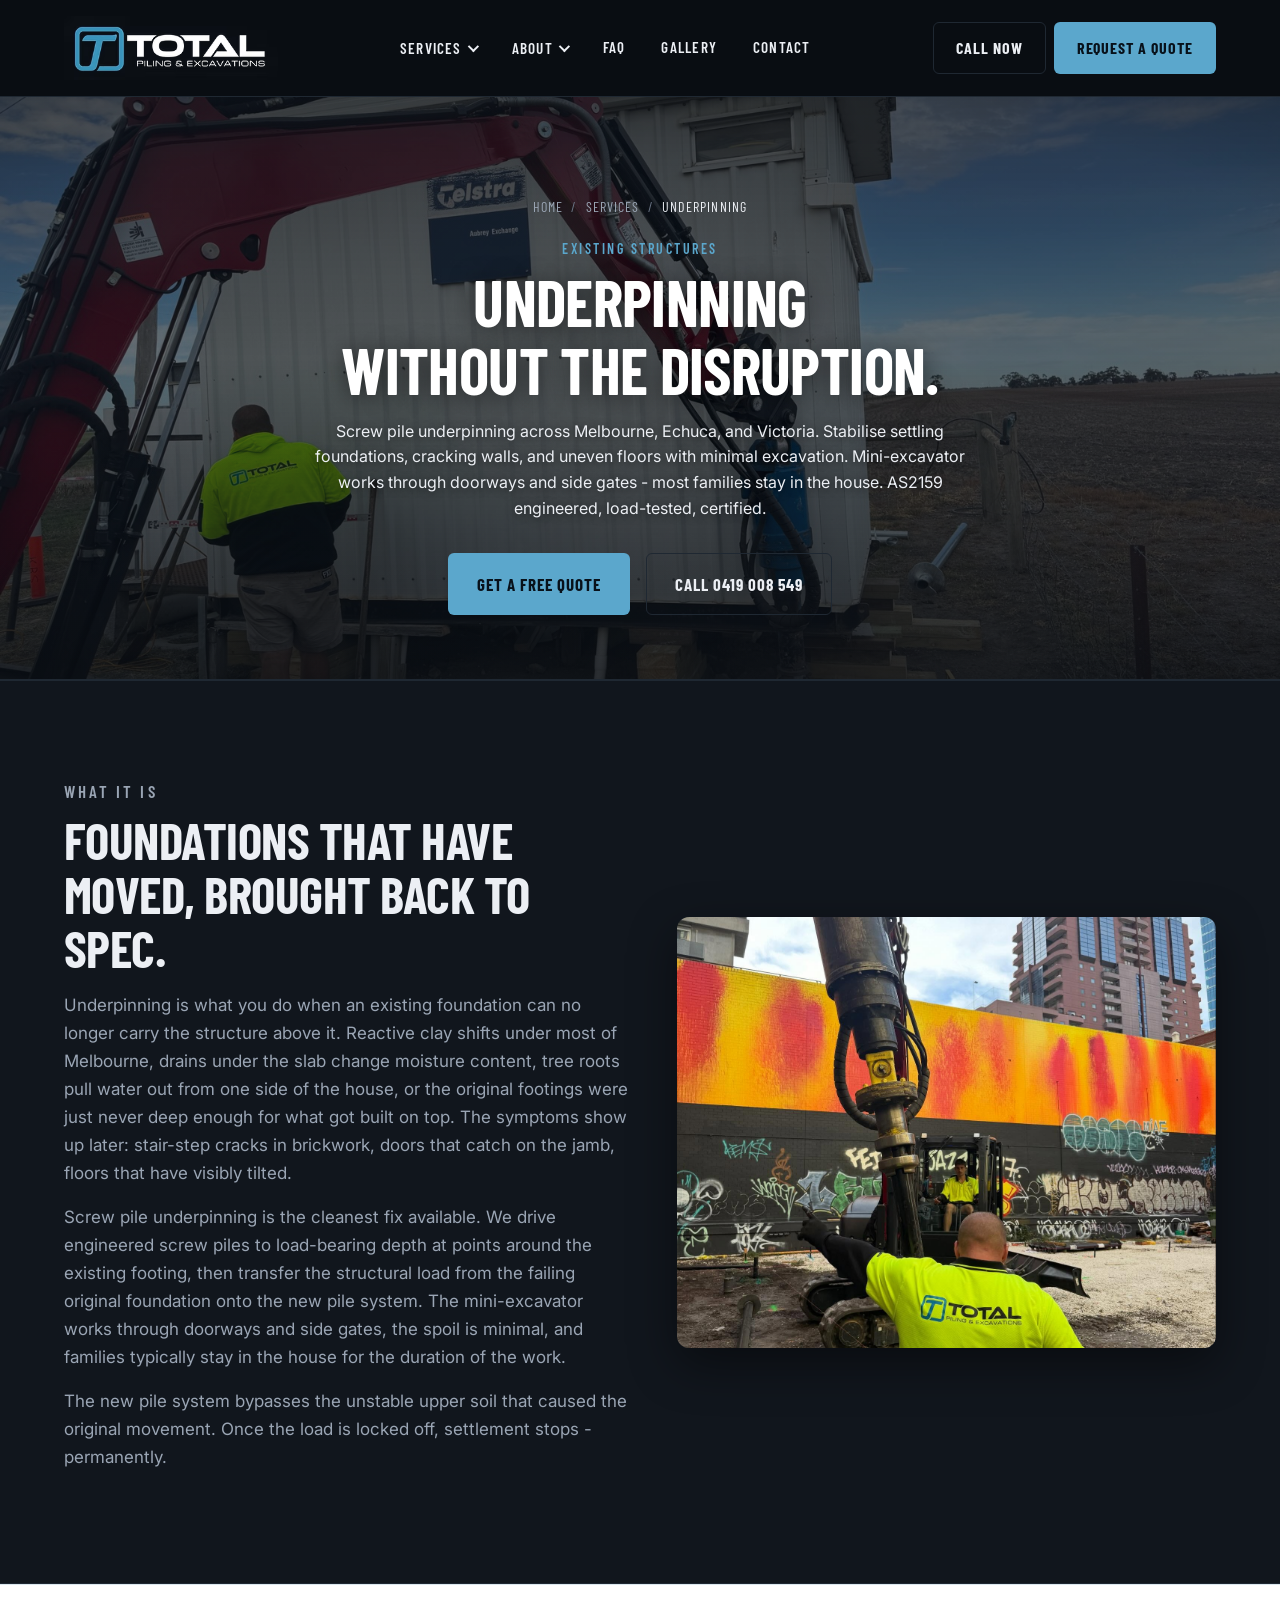
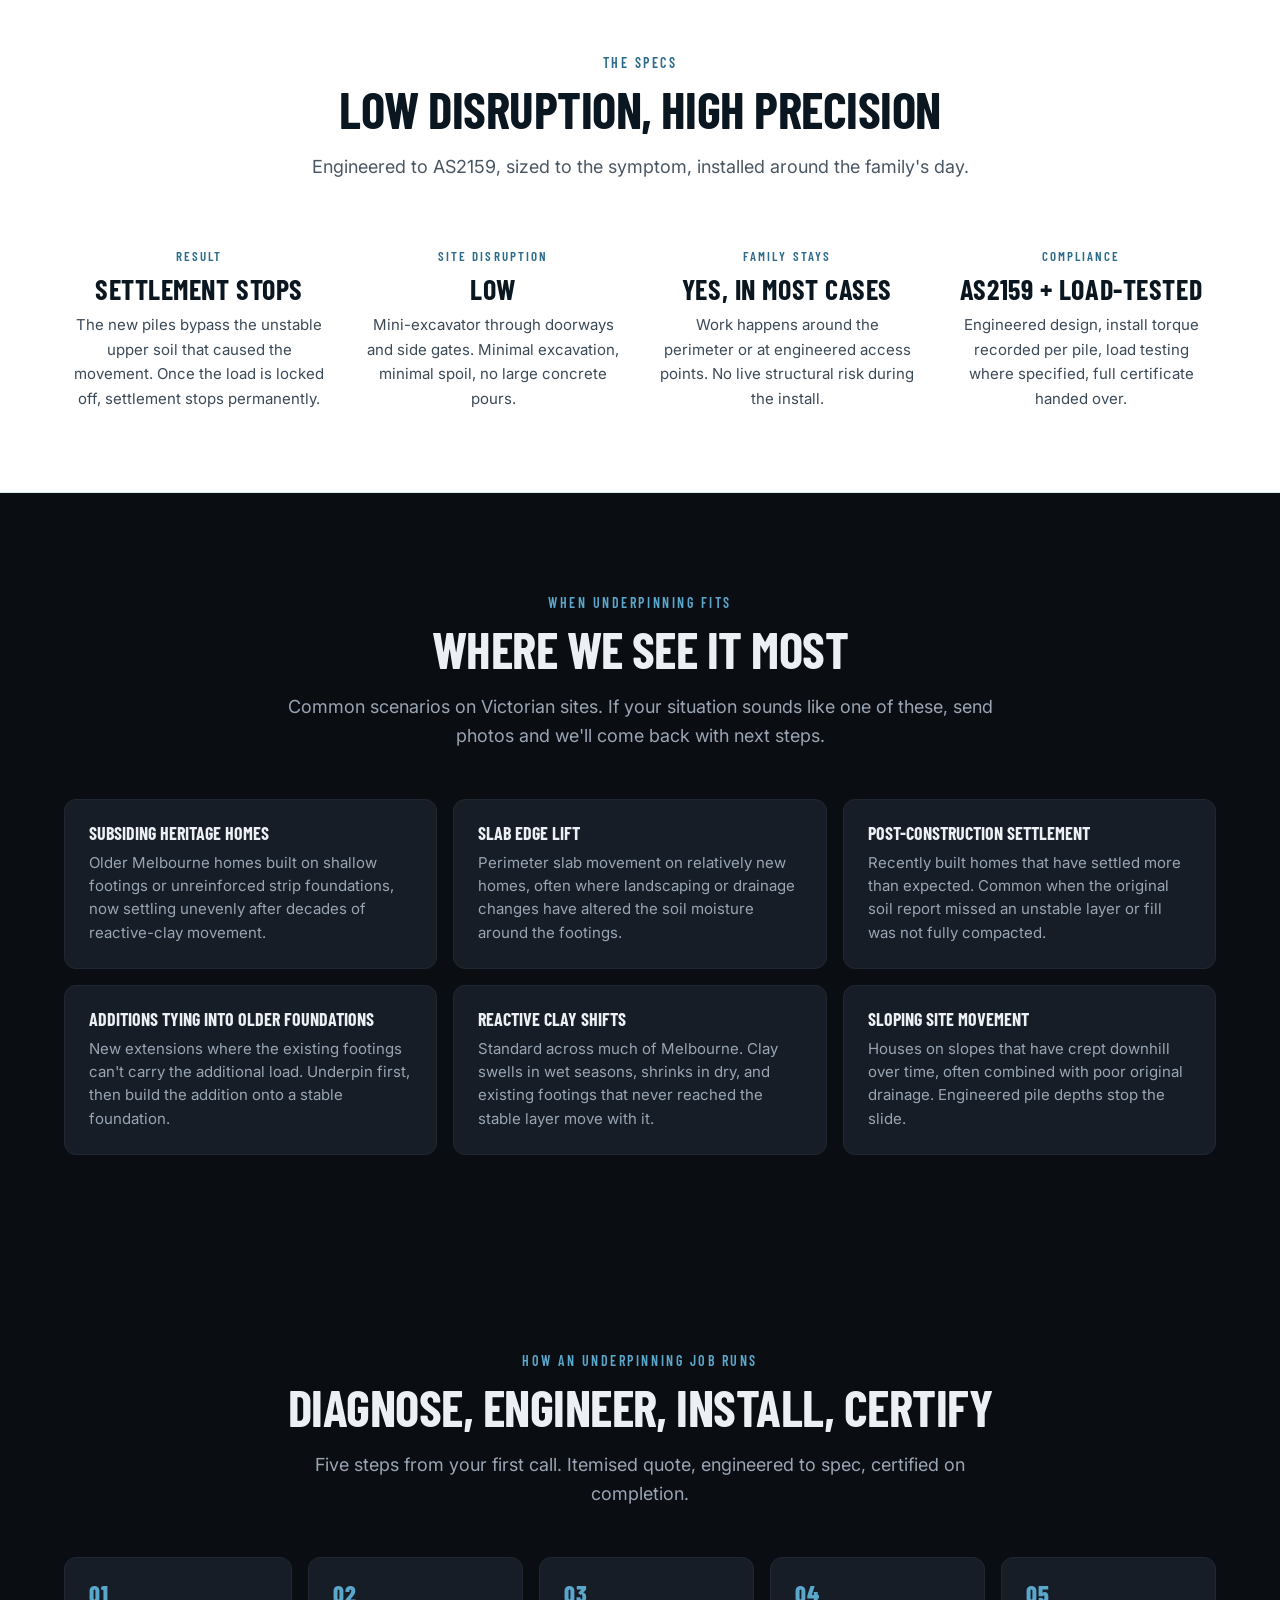
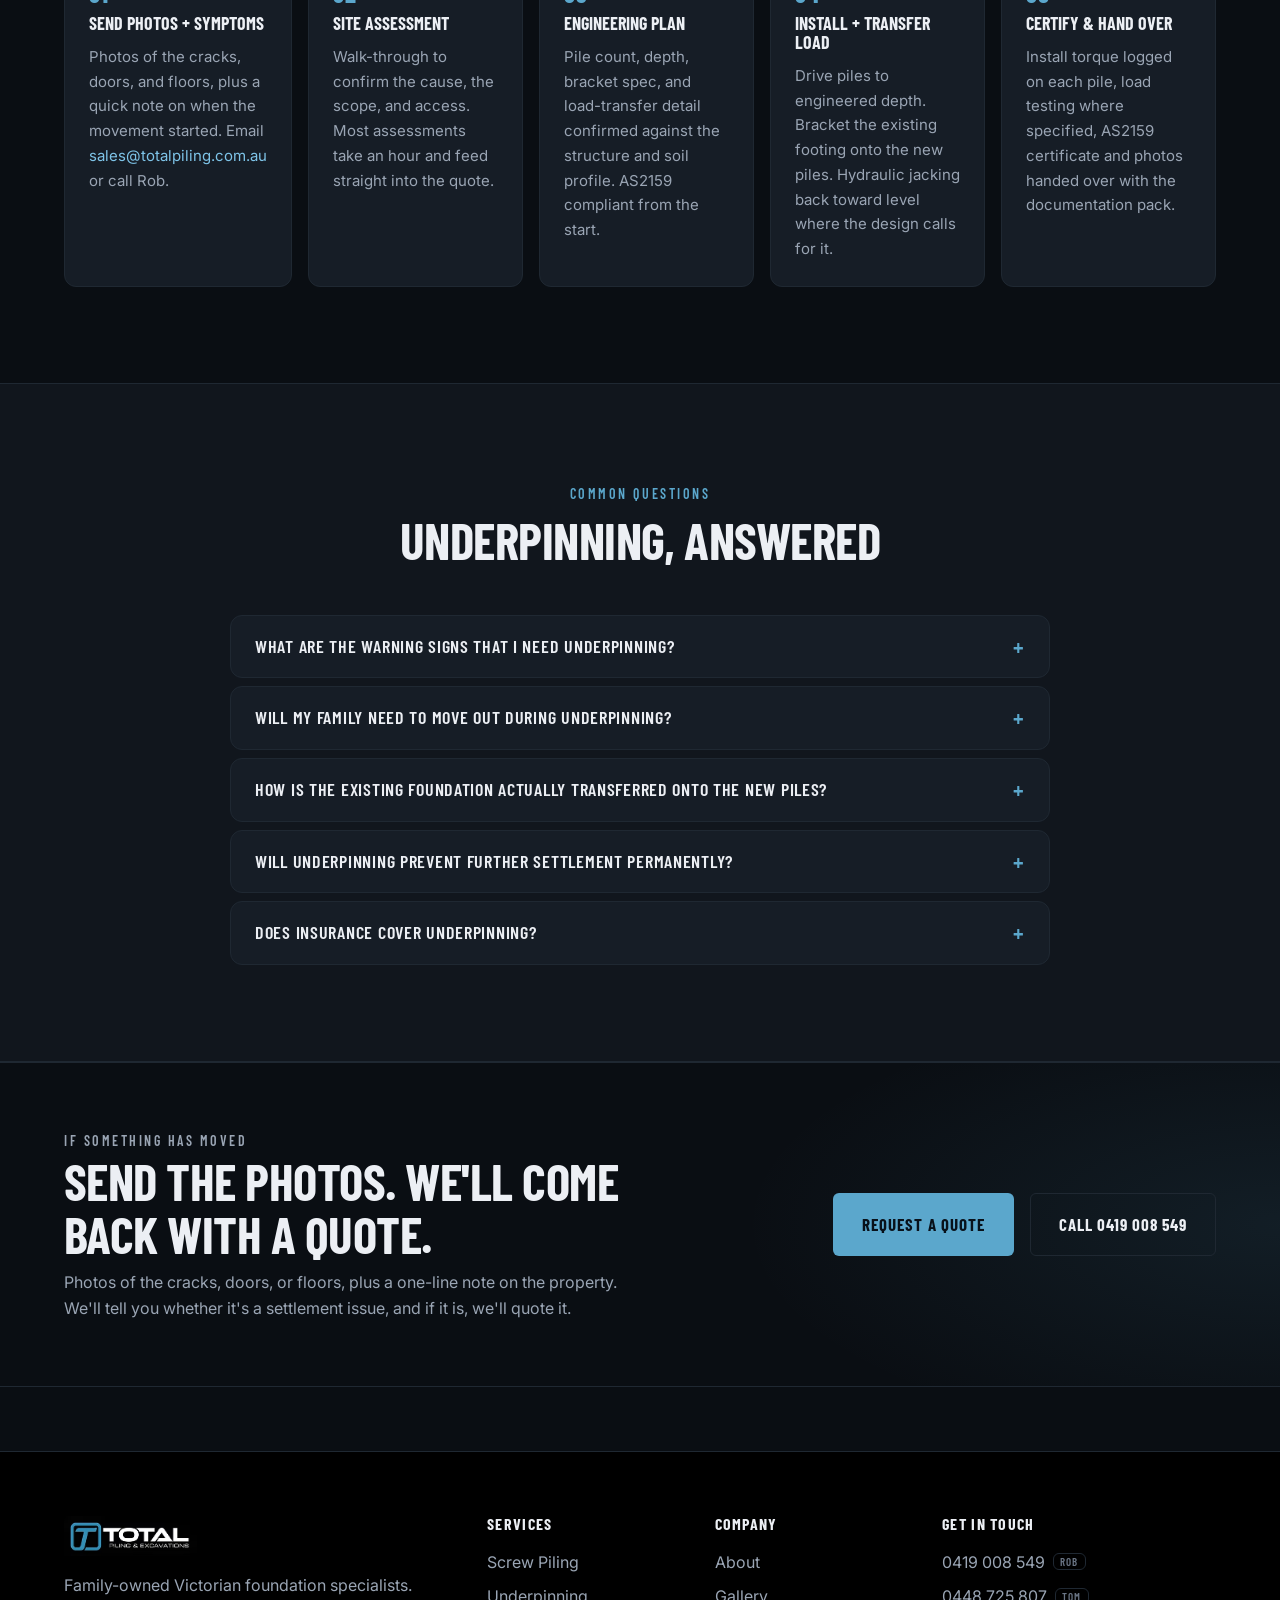
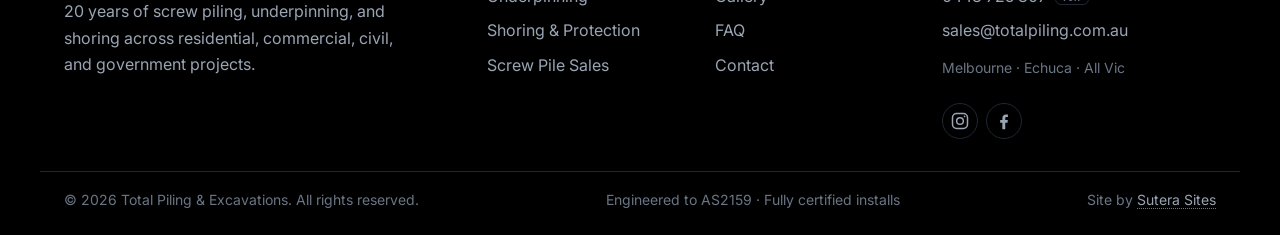
<file: services/underpinning.html>
<!DOCTYPE html>
<html lang="en-AU">
<head>
  <meta charset="UTF-8">
  <meta name="viewport" content="width=device-width, initial-scale=1.0">
  <title>Underpinning Melbourne & Victoria | Screw Pile Underpinning | Total Piling & Excavations</title>
  <link rel="apple-touch-icon" href="../assets/logo/Logo.avif">
  <link rel="icon" href="../assets/logo/Logo.avif">
  <meta name="description" content="Screw pile underpinning across Melbourne, Echuca, and Victoria. Stabilise settling foundations, cracking walls, and uneven floors with minimal excavation. Tight-access capable, families stay in the home. AS2159 engineered. Call 0419 008 549.">
  <meta name="keywords" content="underpinning Melbourne, screw pile underpinning, foundation repair Melbourne, settling foundations, reactive clay underpinning, residential underpinning Victoria, AS2159 underpinning">
  <meta name="robots" content="index, follow">
  <meta name="geo.region" content="AU-VIC">
  <meta name="geo.placename" content="Melbourne">
  <link rel="canonical" href="https://www.totalpilingandexcavations.com.au/services/underpinning.html">

  <meta property="og:title" content="Underpinning Melbourne & Victoria | Screw Pile Underpinning | Total Piling & Excavations">
  <meta property="og:description" content="Stabilise settling foundations with screw pile underpinning. Minimal excavation, tight-access capable, families stay in the home. AS2159 engineered across Victoria.">
  <meta property="og:type" content="website">
  <meta property="og:locale" content="en_AU">
  <meta property="og:url" content="https://www.totalpilingandexcavations.com.au/services/underpinning.html">
  <meta property="og:site_name" content="Total Piling & Excavations">
  <meta property="og:image" content="https://www.totalpilingandexcavations.com.au/assets/services/underpinning.jpg">
  <meta property="og:image:width" content="1200">
  <meta property="og:image:height" content="900">

  <meta name="twitter:card" content="summary_large_image">
  <meta name="twitter:title" content="Underpinning Melbourne & Victoria | Screw Pile Underpinning | Total Piling & Excavations">
  <meta name="twitter:description" content="Stabilise settling foundations with screw pile underpinning. Minimal excavation, families stay in the home. AS2159 engineered.">
  <meta name="twitter:image" content="https://www.totalpilingandexcavations.com.au/assets/services/underpinning.jpg">

  <script type="application/ld+json">
  {
    "@context": "https://schema.org",
    "@graph": [
      {
        "@type": "BreadcrumbList",
        "itemListElement": [
          { "@type": "ListItem", "position": 1, "name": "Home", "item": "https://www.totalpilingandexcavations.com.au/" },
          { "@type": "ListItem", "position": 2, "name": "Services", "item": "https://www.totalpilingandexcavations.com.au/services.html" },
          { "@type": "ListItem", "position": 3, "name": "Underpinning", "item": "https://www.totalpilingandexcavations.com.au/services/underpinning.html" }
        ]
      },
      {
        "@type": "Service",
        "name": "Screw Pile Underpinning",
        "serviceType": "Underpinning",
        "provider": {
          "@type": "LocalBusiness",
          "name": "Total Piling & Excavations",
          "url": "https://www.totalpilingandexcavations.com.au/",
          "telephone": "+61419008549",
          "address": { "@type": "PostalAddress", "addressRegion": "VIC", "addressCountry": "AU" }
        },
        "areaServed": [
          { "@type": "City", "name": "Melbourne" },
          { "@type": "City", "name": "Echuca" },
          { "@type": "State", "name": "Victoria" }
        ],
        "description": "Screw pile underpinning across Victoria for residential and commercial structures. Stabilises settling foundations, cracking walls, uneven floors, and sloping site movement with minimal excavation and disruption. Tight-access capable, mini-excavator works through doorways and side gates. AS2159 engineered with load testing and certification."
      },
      {
        "@type": "FAQPage",
        "mainEntity": [
          {
            "@type": "Question",
            "name": "What are the warning signs that I need underpinning?",
            "acceptedAnswer": {
              "@type": "Answer",
              "text": "The common ones: stair-step cracking in brickwork, gaps opening up around door and window frames, doors that suddenly stick or won't latch, visible slope or dip in floors, and cracks running diagonally across plasterboard. Many houses get small cosmetic cracks from normal seasonal movement, so the question is whether the cracks are growing over months. If you're unsure, send photos through and we'll tell you whether it's a settlement issue or something cosmetic."
            }
          },
          {
            "@type": "Question",
            "name": "Will my family need to move out during underpinning?",
            "acceptedAnswer": {
              "@type": "Answer",
              "text": "Almost never. Most underpinning jobs are completed with the family still living in the house. Screw pile underpinning works around the perimeter or through small access points, not under occupied rooms, so there's no live structural risk during the work. We do a walkthrough before the install to confirm access and protect any sensitive areas."
            }
          },
          {
            "@type": "Question",
            "name": "How is the existing foundation actually transferred onto the new piles?",
            "acceptedAnswer": {
              "@type": "Answer",
              "text": "We drive screw piles to load-bearing depth at engineered positions around the existing footing. Bracket assemblies tie the piles to the existing slab or strip footing. The bracket transfers vertical load from the existing footing onto the new pile. Where settlement has already happened, hydraulic jacking can lift the structure back toward level before the load is locked off."
            }
          },
          {
            "@type": "Question",
            "name": "Will underpinning prevent further settlement permanently?",
            "acceptedAnswer": {
              "@type": "Answer",
              "text": "Yes, when designed and installed correctly. The piles transfer load to stable load-bearing soil below the active zone, which is what was causing the original movement. After underpinning, the new pile system carries the load - the original failing soil profile no longer matters. Service life of the piles is 50+ years when properly designed."
            }
          },
          {
            "@type": "Question",
            "name": "Does insurance cover underpinning?",
            "acceptedAnswer": {
              "@type": "Answer",
              "text": "Sometimes - depends on the cause and the policy. Some home insurance policies cover settlement caused by sudden events (burst water mains, tree root damage from a neighbouring property, etc.) but exclude gradual seasonal movement. We can supply engineering reports and load-test documentation for an insurance claim. Always check with your insurer before booking work in."
            }
          }
        ]
      }
    ]
  }
  </script>

  <link rel="preconnect" href="https://fonts.googleapis.com">
  <link rel="preconnect" href="https://fonts.gstatic.com" crossorigin>
  <link href="https://fonts.googleapis.com/css2?family=Barlow+Condensed:wght@500;600;700;800&family=Inter:wght@400;500;600;700&display=swap" rel="stylesheet">
  <link rel="stylesheet" href="../styles.css">
</head>
<body>

<a class="skip-link" href="#main">Skip to content</a>

<header class="site-header" id="top">
  <div class="container header-inner">
    <a href="/" class="brand" aria-label="Total Piling & Excavations home">
      <img src="../assets/logo/Logo.avif" alt="Total Piling & Excavations logo" class="brand-logo">
    </a>

    <nav class="primary-nav" aria-label="Primary navigation">
      <ul class="mega-nav">

        <li class="mega-item" data-mega="services">
          <button type="button" class="mega-trigger" aria-haspopup="true" aria-expanded="false" aria-controls="mega-services">
            Services <span class="mega-caret" aria-hidden="true"></span>
          </button>
          <div id="mega-services" class="mega-panel" role="region" aria-label="Services menu" hidden>
            <div class="container mega-panel-inner">
              <div class="mega-col mega-col-feature">
                <p class="mega-eyebrow">What we do</p>
                <h3 class="mega-headline">Specialist piling services across Victoria.</h3>
                <p class="mega-blurb">20 years of certified screw pile installs, underpinning, and shoring for residential, commercial, civil, and government projects.</p>
                <a href="/services.html" class="link-arrow">See all services <span aria-hidden="true">&rarr;</span></a>
              </div>
              <div class="mega-col mega-col-links">
                <a href="/services/screw-piling.html" class="mega-link">
                  <span class="mega-link-title">Screw Piling</span>
                  <span class="mega-link-sub">Certified installs, engineered to AS2159. Minimal excavation, no spoil.</span>
                </a>
                <a href="/services/underpinning.html" class="mega-link">
                  <span class="mega-link-title">Underpinning</span>
                  <span class="mega-link-sub">Stabilise settling foundations with minimal disruption.</span>
                </a>
                <a href="/services/shoring.html" class="mega-link">
                  <span class="mega-link-title">Shoring & Protection</span>
                  <span class="mega-link-sub">Residential panels through to heavy commercial systems.</span>
                </a>
                <a href="/order-piles.html" class="mega-link">
                  <span class="mega-link-title">Screw Pile Sales</span>
                  <span class="mega-link-sub">100% Australian-made. 76mm to 114mm in stock, no minimum order.</span>
                </a>
              </div>
            </div>
          </div>
        </li>

        <li class="mega-item" data-mega="about">
          <button type="button" class="mega-trigger" aria-haspopup="true" aria-expanded="false" aria-controls="mega-about">
            About <span class="mega-caret" aria-hidden="true"></span>
          </button>
          <div id="mega-about" class="mega-panel" role="region" aria-label="About menu" hidden>
            <div class="container mega-panel-inner">
              <div class="mega-col mega-col-feature">
                <p class="mega-eyebrow">About Total Piling</p>
                <h3 class="mega-headline">Family-owned, 20 years on the tools.</h3>
                <p class="mega-blurb">Melbourne and Echuca based. Government project experience. Modern fleet from 1.7T to 8T capacity, all engineered to AS2159.</p>
                <a href="/about.html" class="link-arrow">Read our story <span aria-hidden="true">&rarr;</span></a>
              </div>
              <div class="mega-col mega-col-links">
                <a href="/about.html#about-us" class="mega-link">
                  <span class="mega-link-title">About Us</span>
                  <span class="mega-link-sub">Family business, 30 years industry, 20 in screw piling.</span>
                </a>
                <a href="/about.html#why-us" class="mega-link">
                  <span class="mega-link-title">Why Choose Us</span>
                  <span class="mega-link-sub">Engineered, load-certified, family-run.</span>
                </a>
                <a href="/about.html#fleet" class="mega-link">
                  <span class="mega-link-title">Our Fleet</span>
                  <span class="mega-link-sub">Modern machinery 1.7T to 8T. Right gear for any site.</span>
                </a>
                <a href="/about.html#service-area" class="mega-link">
                  <span class="mega-link-title">Service Area</span>
                  <span class="mega-link-sub">All of Victoria. Interstate available on request.</span>
                </a>
              </div>
            </div>
          </div>
        </li>

        <li><a href="/faq.html" class="mega-direct">FAQ</a></li>

        <li><a href="/projects.html" class="mega-direct">Gallery</a></li>
        <li><a href="/contact.html" class="mega-direct">Contact</a></li>
      </ul>
    </nav>

    <div class="header-cta">
      <a href="tel:0419008549" class="btn btn-ghost">Call Now</a>
      <a href="/contact.html" class="btn btn-primary">Request a Quote</a>
    </div>

    <button class="nav-toggle" aria-label="Toggle navigation" aria-expanded="false" aria-controls="mobile-menu">
      <span></span><span></span><span></span>
    </button>
  </div>

  <nav id="mobile-menu" class="mobile-nav" aria-label="Mobile navigation" hidden>
    <ul class="mobile-mega">
      <li>
        <button type="button" class="mobile-mega-trigger" aria-expanded="false" aria-controls="mobile-mega-services">
          Services <span class="mega-caret" aria-hidden="true"></span>
        </button>
        <ul id="mobile-mega-services" class="mobile-mega-panel" hidden>
          <li><a href="/services/screw-piling.html">Screw Piling</a></li>
          <li><a href="/services/underpinning.html">Underpinning</a></li>
          <li><a href="/services/shoring.html">Shoring & Protection</a></li>
          <li><a href="/order-piles.html">Screw Pile Sales</a></li>
        </ul>
      </li>
      <li>
        <button type="button" class="mobile-mega-trigger" aria-expanded="false" aria-controls="mobile-mega-about">
          About <span class="mega-caret" aria-hidden="true"></span>
        </button>
        <ul id="mobile-mega-about" class="mobile-mega-panel" hidden>
          <li><a href="/about.html#about-us">About Us</a></li>
          <li><a href="/about.html#why-us">Why Choose Us</a></li>
          <li><a href="/about.html#fleet">Our Fleet</a></li>
          <li><a href="/about.html#service-area">Service Area</a></li>
        </ul>
      </li>
      <li><a href="/faq.html" class="mobile-direct">FAQ</a></li>
      <li><a href="/projects.html" class="mobile-direct">Gallery</a></li>
      <li><a href="/contact.html" class="mobile-direct">Contact</a></li>
    </ul>
    <div class="mobile-nav-cta">
      <a href="tel:0419008549" class="btn btn-ghost">Call Now</a>
      <a href="/contact.html" class="btn btn-primary">Request a Quote</a>
    </div>
  </nav>
</header>

<main id="main">

  <section class="page-hero" style="--page-hero-bg: url('/assets/services/underpinning.jpg');">
    <div class="container page-hero-inner">
      <nav class="breadcrumbs" aria-label="Breadcrumb">
        <ol>
          <li><a href="/">Home</a></li>
          <li><a href="/services.html">Services</a></li>
          <li aria-current="page">Underpinning</li>
        </ol>
      </nav>
      <p class="eyebrow">Existing structures</p>
      <h1>Underpinning<br>without the disruption.</h1>
      <p class="page-hero-lead">Screw pile underpinning across Melbourne, Echuca, and Victoria. Stabilise settling foundations, cracking walls, and uneven floors with minimal excavation. Mini-excavator works through doorways and side gates - most families stay in the house. AS2159 engineered, load-tested, certified.</p>
      <div class="page-hero-cta">
        <a href="/contact.html" class="btn btn-primary btn-lg">Get a Free Quote</a>
        <a href="tel:0419008549" class="btn btn-ghost btn-lg">Call 0419 008 549</a>
      </div>
    </div>
  </section>

  <section class="content-split">
    <div class="container">
      <div class="content-split-grid">
        <div class="content-split-copy">
          <p class="eyebrow">What it is</p>
          <h2>Foundations that have moved, brought back to spec.</h2>
          <p>Underpinning is what you do when an existing foundation can no longer carry the structure above it. Reactive clay shifts under most of Melbourne, drains under the slab change moisture content, tree roots pull water out from one side of the house, or the original footings were just never deep enough for what got built on top. The symptoms show up later: stair-step cracks in brickwork, doors that catch on the jamb, floors that have visibly tilted.</p>
          <p>Screw pile underpinning is the cleanest fix available. We drive engineered screw piles to load-bearing depth at points around the existing footing, then transfer the structural load from the failing original foundation onto the new pile system. The mini-excavator works through doorways and side gates, the spoil is minimal, and families typically stay in the house for the duration of the work.</p>
          <p>The new pile system bypasses the unstable upper soil that caused the original movement. Once the load is locked off, settlement stops - permanently.</p>
        </div>
        <div class="content-split-media">
          <img src="../assets/projects/screw-piling-cbd-branded-worker.jpg" alt="Total Piling crew operating a tracked drive motor at a tight-access Melbourne site, the kind of precision work that residential underpinning requires" loading="lazy">
        </div>
      </div>
    </div>
  </section>

  <section class="capability-band" aria-label="Underpinning specifications">
    <div class="container">
      <header class="section-head">
        <p class="eyebrow">The specs</p>
        <h2>Low disruption, high precision</h2>
        <p class="section-sub">Engineered to AS2159, sized to the symptom, installed around the family's day.</p>
      </header>
      <div class="capability-grid">
        <div class="capability-item">
          <p class="capability-label">Result</p>
          <p class="capability-value">Settlement stops</p>
          <p class="capability-sub">The new piles bypass the unstable upper soil that caused the movement. Once the load is locked off, settlement stops permanently.</p>
        </div>
        <div class="capability-item">
          <p class="capability-label">Site disruption</p>
          <p class="capability-value">Low</p>
          <p class="capability-sub">Mini-excavator through doorways and side gates. Minimal excavation, minimal spoil, no large concrete pours.</p>
        </div>
        <div class="capability-item">
          <p class="capability-label">Family stays</p>
          <p class="capability-value">Yes, in most cases</p>
          <p class="capability-sub">Work happens around the perimeter or at engineered access points. No live structural risk during the install.</p>
        </div>
        <div class="capability-item">
          <p class="capability-label">Compliance</p>
          <p class="capability-value">AS2159 + load-tested</p>
          <p class="capability-sub">Engineered design, install torque recorded per pile, load testing where specified, full certificate handed over.</p>
        </div>
      </div>
    </div>
  </section>

  <section class="services">
    <div class="container">
      <header class="section-head">
        <p class="eyebrow">When underpinning fits</p>
        <h2>Where we see it most</h2>
        <p class="section-sub">Common scenarios on Victorian sites. If your situation sounds like one of these, send photos and we'll come back with next steps.</p>
      </header>

      <div class="usecase-grid">
        <article class="usecase-card">
          <h3>Subsiding heritage homes</h3>
          <p>Older Melbourne homes built on shallow footings or unreinforced strip foundations, now settling unevenly after decades of reactive-clay movement.</p>
        </article>
        <article class="usecase-card">
          <h3>Slab edge lift</h3>
          <p>Perimeter slab movement on relatively new homes, often where landscaping or drainage changes have altered the soil moisture around the footings.</p>
        </article>
        <article class="usecase-card">
          <h3>Post-construction settlement</h3>
          <p>Recently built homes that have settled more than expected. Common when the original soil report missed an unstable layer or fill was not fully compacted.</p>
        </article>
        <article class="usecase-card">
          <h3>Additions tying into older foundations</h3>
          <p>New extensions where the existing footings can't carry the additional load. Underpin first, then build the addition onto a stable foundation.</p>
        </article>
        <article class="usecase-card">
          <h3>Reactive clay shifts</h3>
          <p>Standard across much of Melbourne. Clay swells in wet seasons, shrinks in dry, and existing footings that never reached the stable layer move with it.</p>
        </article>
        <article class="usecase-card">
          <h3>Sloping site movement</h3>
          <p>Houses on slopes that have crept downhill over time, often combined with poor original drainage. Engineered pile depths stop the slide.</p>
        </article>
      </div>
    </div>
  </section>

  <section class="process">
    <div class="container">
      <header class="section-head">
        <p class="eyebrow">How an underpinning job runs</p>
        <h2>Diagnose, engineer, install, certify</h2>
        <p class="section-sub">Five steps from your first call. Itemised quote, engineered to spec, certified on completion.</p>
      </header>

      <ol class="process-steps">
        <li class="process-step">
          <span class="process-num" aria-hidden="true">01</span>
          <h3 class="process-title">Send photos + symptoms</h3>
          <p>Photos of the cracks, doors, and floors, plus a quick note on when the movement started. Email <a href="mailto:sales@totalpiling.com.au">sales@totalpiling.com.au</a> or call Rob.</p>
        </li>
        <li class="process-step">
          <span class="process-num" aria-hidden="true">02</span>
          <h3 class="process-title">Site assessment</h3>
          <p>Walk-through to confirm the cause, the scope, and access. Most assessments take an hour and feed straight into the quote.</p>
        </li>
        <li class="process-step">
          <span class="process-num" aria-hidden="true">03</span>
          <h3 class="process-title">Engineering plan</h3>
          <p>Pile count, depth, bracket spec, and load-transfer detail confirmed against the structure and soil profile. AS2159 compliant from the start.</p>
        </li>
        <li class="process-step">
          <span class="process-num" aria-hidden="true">04</span>
          <h3 class="process-title">Install + transfer load</h3>
          <p>Drive piles to engineered depth. Bracket the existing footing onto the new piles. Hydraulic jacking back toward level where the design calls for it.</p>
        </li>
        <li class="process-step">
          <span class="process-num" aria-hidden="true">05</span>
          <h3 class="process-title">Certify &amp; hand over</h3>
          <p>Install torque logged on each pile, load testing where specified, AS2159 certificate and photos handed over with the documentation pack.</p>
        </li>
      </ol>
    </div>
  </section>

  <section class="faq">
    <div class="container">
      <header class="section-head">
        <p class="eyebrow">Common questions</p>
        <h2>Underpinning, answered</h2>
      </header>

      <div class="faq-list">
        <details>
          <summary>What are the warning signs that I need underpinning?</summary>
          <p>The common ones: stair-step cracking in brickwork, gaps opening up around door and window frames, doors that suddenly stick or won't latch, visible slope or dip in floors, and cracks running diagonally across plasterboard. Many houses get small cosmetic cracks from normal seasonal movement, so the question is whether the cracks are growing over months. If you're unsure, send photos through and we'll tell you whether it's a settlement issue or something cosmetic.</p>
        </details>
        <details>
          <summary>Will my family need to move out during underpinning?</summary>
          <p>Almost never. Most underpinning jobs are completed with the family still living in the house. Screw pile underpinning works around the perimeter or through small access points, not under occupied rooms, so there's no live structural risk during the work. We do a walkthrough before the install to confirm access and protect any sensitive areas.</p>
        </details>
        <details>
          <summary>How is the existing foundation actually transferred onto the new piles?</summary>
          <p>We drive screw piles to load-bearing depth at engineered positions around the existing footing. Bracket assemblies tie the piles to the existing slab or strip footing. The bracket transfers vertical load from the existing footing onto the new pile. Where settlement has already happened, hydraulic jacking can lift the structure back toward level before the load is locked off.</p>
        </details>
        <details>
          <summary>Will underpinning prevent further settlement permanently?</summary>
          <p>Yes, when designed and installed correctly. The piles transfer load to stable load-bearing soil below the active zone, which is what was causing the original movement. After underpinning, the new pile system carries the load - the original failing soil profile no longer matters. Service life of the piles is 50+ years when properly designed.</p>
        </details>
        <details>
          <summary>Does insurance cover underpinning?</summary>
          <p>Sometimes - depends on the cause and the policy. Some home insurance policies cover settlement caused by sudden events (burst water mains, tree root damage from a neighbouring property, etc.) but exclude gradual seasonal movement. We can supply engineering reports and load-test documentation for an insurance claim. Always check with your insurer before booking work in.</p>
        </details>
      </div>
    </div>
  </section>

  <section class="cta-band">
    <div class="container cta-band-inner">
      <div class="cta-band-copy">
        <p class="eyebrow">If something has moved</p>
        <h2>Send the photos. We'll come back with a quote.</h2>
        <p>Photos of the cracks, doors, or floors, plus a one-line note on the property. We'll tell you whether it's a settlement issue, and if it is, we'll quote it.</p>
      </div>
      <div class="cta-band-actions">
        <a href="/contact.html" class="btn btn-primary btn-lg">Request a Quote</a>
        <a href="tel:0419008549" class="btn btn-ghost btn-lg">Call 0419 008 549</a>
      </div>
    </div>
  </section>

</main>

<footer class="site-footer">
  <div class="container footer-grid">
    <div class="footer-brand">
      <img src="../assets/logo/Logo.avif" alt="Total Piling & Excavations" class="footer-logo">
      <p>Family-owned Victorian foundation specialists. 20 years of screw piling, underpinning, and shoring across residential, commercial, civil, and government projects.</p>
    </div>
    <div class="footer-col">
      <h4>Services</h4>
      <ul>
        <li><a href="/services/screw-piling.html">Screw Piling</a></li>
        <li><a href="/services/underpinning.html">Underpinning</a></li>
        <li><a href="/services/shoring.html">Shoring & Protection</a></li>
        <li><a href="/order-piles.html">Screw Pile Sales</a></li>
      </ul>
    </div>
    <div class="footer-col">
      <h4>Company</h4>
      <ul>
        <li><a href="/about.html">About</a></li>
        <li><a href="/projects.html">Gallery</a></li>
        <li><a href="/faq.html">FAQ</a></li>
        <li><a href="/contact.html">Contact</a></li>
      </ul>
    </div>
    <div class="footer-col">
      <h4>Get in touch</h4>
      <ul class="footer-contact">
        <li><a href="tel:0419008549">0419 008 549</a><span class="footer-tag">Rob</span></li>
        <li><a href="tel:0448725807">0448 725 807</a><span class="footer-tag">Tom</span></li>
        <li><a href="mailto:sales@totalpiling.com.au">sales@totalpiling.com.au</a></li>
        <li class="footer-location">Melbourne &middot; Echuca &middot; All Vic</li>
      </ul>
      <ul class="footer-social" aria-label="Social media">
        <li>
          <a href="https://www.instagram.com/totalpilingandexcavations" aria-label="Instagram" target="_blank" rel="noopener">
            <svg viewBox="0 0 24 24" width="20" height="20" fill="none" stroke="currentColor" stroke-width="1.8" stroke-linecap="round" stroke-linejoin="round" aria-hidden="true">
              <rect x="3" y="3" width="18" height="18" rx="5"/>
              <circle cx="12" cy="12" r="4"/>
              <circle cx="17.5" cy="6.5" r="1" fill="currentColor" stroke="none"/>
            </svg>
          </a>
        </li>
        <li>
          <a href="https://www.facebook.com/profile.php?id=61583985463235" aria-label="Facebook" target="_blank" rel="noopener">
            <svg viewBox="0 0 24 24" width="20" height="20" fill="currentColor" aria-hidden="true">
              <path d="M13.5 22v-8h2.7l.4-3.2h-3.1V8.7c0-.9.3-1.6 1.6-1.6h1.6V4.2c-.3 0-1.3-.1-2.5-.1-2.5 0-4.1 1.5-4.1 4.2v2.5H7.4V14h2.6v8h3.5z"/>
            </svg>
          </a>
        </li>
      </ul>
    </div>
  </div>
  <div class="container footer-bottom">
    <p>&copy; 2026 Total Piling & Excavations. All rights reserved.</p>
    <p>Engineered to AS2159 &middot; Fully certified installs</p>
    <p class="footer-credit">Site by <a href="https://www.suterasites.com.au" target="_blank" rel="noopener">Sutera Sites</a></p>
  </div>
</footer>

<script src="../script.js" defer></script>
</body>
</html>
</file>
<file: styles.css>
/* ---------- Tokens ---------- */
:root {
  --c-bg: #0A0E13;
  --c-bg-elevated: #11161D;
  --c-bg-card: #161D26;
  --c-border: #1F2832;
  --c-text: #ECEFF4;
  --c-text-muted: #9AA5B4;
  --c-text-faint: #6A7585;
  --c-brand: #5BA7CC;
  --c-brand-bright: #7EC4E8;
  --c-brand-deep: #2B6A8A;
  --c-accent: #F5A623;
  --c-success: #3CC58F;
  --radius-sm: 6px;
  --radius: 12px;
  --radius-lg: 20px;
  --shadow-sm: 0 2px 8px rgba(0,0,0,0.25);
  --shadow: 0 8px 24px rgba(0,0,0,0.35);
  --shadow-lg: 0 16px 48px rgba(0,0,0,0.45);
  --container: 1200px;
  --space-1: 4px;
  --space-2: 8px;
  --space-3: 16px;
  --space-4: 24px;
  --space-5: 32px;
  --space-6: 48px;
  --space-7: 64px;
  --space-8: 96px;
  --ease-out: cubic-bezier(0.16, 1, 0.3, 1);
}

/* ---------- Reset ---------- */
*, *::before, *::after { box-sizing: border-box; }
html { scroll-behavior: smooth; -webkit-text-size-adjust: 100%; }
body {
  margin: 0;
  font-family: 'Inter', system-ui, -apple-system, Segoe UI, Roboto, sans-serif;
  font-size: 16px;
  line-height: 1.65;
  color: var(--c-text);
  background: var(--c-bg);
  -webkit-font-smoothing: antialiased;
  text-rendering: optimizeLegibility;
}
img, video { max-width: 100%; display: block; }
ul, ol { padding-left: 0; list-style: none; margin: 0; }
a { color: var(--c-brand-bright); text-decoration: none; transition: color 200ms var(--ease-out); }
a:hover { color: var(--c-brand); }

/* ---------- Layout ---------- */
.container { width: 100%; max-width: var(--container); margin-inline: auto; padding-inline: var(--space-4); }

.skip-link {
  position: absolute; left: -9999px; top: 0;
  background: var(--c-brand); color: #000; padding: var(--space-2) var(--space-3);
  z-index: 9999; border-radius: 0 0 var(--radius) 0;
}
.skip-link:focus { left: 0; }

/* ---------- Typography ---------- */
h1, h2, h3, h4 { font-family: 'Barlow Condensed', system-ui, sans-serif; font-weight: 700; line-height: 1.05; letter-spacing: -0.01em; margin: 0 0 var(--space-3); color: var(--c-text); }
h1 { font-size: clamp(2.5rem, 6vw, 4.75rem); text-transform: uppercase; }
h2 { font-size: clamp(2rem, 4vw, 3.25rem); text-transform: uppercase; }
h3 { font-size: 1.5rem; text-transform: uppercase; letter-spacing: 0; }
h4 { font-size: 1rem; text-transform: uppercase; letter-spacing: 0.08em; color: var(--c-text-muted); }
p { margin: 0 0 var(--space-3); }

.eyebrow {
  display: inline-block;
  font-family: 'Barlow Condensed', sans-serif;
  font-size: 0.875rem;
  font-weight: 600;
  letter-spacing: 0.18em;
  text-transform: uppercase;
  color: var(--c-brand);
  margin: 0 0 var(--space-2);
}

.section-head { max-width: 720px; margin: 0 auto var(--space-6); text-align: center; }
.section-head .section-sub { color: var(--c-text-muted); font-size: 1.125rem; margin-top: var(--space-2); }

/* ---------- Buttons ---------- */
.btn {
  display: inline-flex; align-items: center; justify-content: center;
  gap: var(--space-2);
  padding: 12px 22px;
  font-family: 'Barlow Condensed', sans-serif;
  font-weight: 700;
  font-size: 1rem;
  letter-spacing: 0.06em;
  text-transform: uppercase;
  border-radius: var(--radius-sm);
  border: 1.5px solid transparent;
  cursor: pointer;
  transition: transform 200ms var(--ease-out), background 200ms var(--ease-out), border 200ms var(--ease-out), color 200ms var(--ease-out);
  white-space: nowrap;
}
.btn:focus-visible { outline: 2px solid var(--c-brand-bright); outline-offset: 2px; }
.btn-primary { background: var(--c-brand); color: #08111A; }
.btn-primary:hover { background: var(--c-brand-bright); transform: translateY(-1px); color: #08111A; }
.btn-ghost { background: transparent; color: var(--c-text); border-color: var(--c-border); }
.btn-ghost:hover { background: var(--c-bg-elevated); color: var(--c-text); }
.btn-outline { background: transparent; color: var(--c-text); border-color: var(--c-text); }
.btn-outline:hover { background: var(--c-text); color: #000; }
.btn-lg { padding: 16px 28px; font-size: 1.0625rem; }
.btn-block { width: 100%; }

.link-arrow {
  display: inline-flex; align-items: center; gap: 6px;
  font-family: 'Barlow Condensed', sans-serif;
  font-weight: 600;
  text-transform: uppercase;
  letter-spacing: 0.08em;
  color: var(--c-brand);
  margin-top: var(--space-2);
}
.link-arrow span { transition: transform 200ms var(--ease-out); display: inline-block; }
.link-arrow:hover span { transform: translateX(4px); }

/* ---------- Header ---------- */
.site-header {
  position: sticky; top: 0; z-index: 100;
  background: rgba(10, 14, 19, 0.97);
  backdrop-filter: saturate(140%) blur(12px);
  -webkit-backdrop-filter: saturate(140%) blur(12px);
  border-bottom: 1px solid var(--c-border);
  transition: transform 280ms var(--ease-out);
  will-change: transform;
}
.site-header.is-hidden { transform: translateY(-100%); }
.header-inner {
  display: flex; align-items: center; justify-content: space-between;
  gap: var(--space-4);
  padding-block: var(--space-3);
}
.brand { display: inline-flex; align-items: center; }
.brand-logo {
  height: 64px;
  width: auto;
  mix-blend-mode: screen;
}
.primary-nav { display: flex; align-items: center; }
.primary-nav .mega-nav { display: flex; gap: var(--space-2); align-items: center; margin: 0; padding: 0; }
.primary-nav a, .primary-nav .mega-trigger {
  color: var(--c-text);
  font-family: 'Barlow Condensed', sans-serif;
  font-weight: 600;
  text-transform: uppercase;
  letter-spacing: 0.08em;
  font-size: 0.95rem;
  padding: 8px 14px;
  background: transparent;
  border: 0;
  cursor: pointer;
  display: inline-flex;
  align-items: center;
  gap: 6px;
  border-radius: var(--radius-sm);
  transition: color 200ms var(--ease-out), background 200ms var(--ease-out);
}
.primary-nav a:hover,
.primary-nav .mega-trigger:hover,
.primary-nav .mega-trigger[aria-expanded="true"] {
  color: var(--c-brand-bright);
  background: rgba(91, 167, 204, 0.08);
}
.mega-direct { /* same baseline as a anchor in nav */ }
.mega-caret {
  display: inline-block;
  width: 8px; height: 8px;
  border-right: 2px solid currentColor;
  border-bottom: 2px solid currentColor;
  transform: rotate(45deg) translateY(-2px);
  transition: transform 250ms var(--ease-out);
}
.mega-trigger[aria-expanded="true"] .mega-caret { transform: rotate(-135deg) translateY(2px); }
.header-cta { display: flex; gap: var(--space-2); }

/* ---------- Mega panel ---------- */
.mega-panel {
  position: absolute;
  left: 0; right: 0; top: 100%;
  background: var(--c-bg-elevated);
  border-top: 1px solid var(--c-border);
  border-bottom: 1px solid var(--c-border);
  box-shadow: 0 24px 48px rgba(0,0,0,0.4);
  z-index: 90;
  opacity: 0;
  transform: translateY(-8px);
  transition: opacity 200ms var(--ease-out), transform 200ms var(--ease-out);
  pointer-events: none;
}
.mega-panel:not([hidden]) {
  opacity: 1;
  transform: translateY(0);
  pointer-events: auto;
}
.mega-panel-inner {
  display: grid;
  grid-template-columns: 0.9fr 1.6fr;
  gap: var(--space-6);
  padding-block: var(--space-5);
}
.mega-col-feature { display: flex; flex-direction: column; gap: var(--space-2); border-right: 1px solid var(--c-border); padding-right: var(--space-5); }
.mega-eyebrow {
  font-family: 'Barlow Condensed', sans-serif;
  font-size: 0.8125rem;
  font-weight: 600;
  letter-spacing: 0.18em;
  text-transform: uppercase;
  color: var(--c-brand);
  margin: 0;
}
.mega-headline {
  font-family: 'Barlow Condensed', sans-serif;
  font-size: 1.625rem;
  font-weight: 700;
  text-transform: uppercase;
  line-height: 1.1;
  margin: 0;
  color: var(--c-text);
}
.mega-blurb { color: var(--c-text-muted); margin: 0; line-height: 1.55; }
.mega-col-links {
  display: grid;
  grid-template-columns: 1fr 1fr;
  gap: var(--space-2);
  align-content: start;
}
.primary-nav .mega-link {
  display: grid;
  gap: 4px;
  padding: 12px 14px;
  border-radius: var(--radius-sm);
  border: 1px solid transparent;
  border-left: 2px solid var(--c-border);
  background: transparent;
  text-transform: none;
  letter-spacing: normal;
  font-weight: 400;
  font-family: inherit;
  font-size: inherit;
  align-items: stretch;
  text-align: left;
  transition: background 200ms var(--ease-out), border-left-color 200ms var(--ease-out);
}
.primary-nav .mega-link:hover {
  background: var(--c-bg-card);
  border-left-color: var(--c-brand);
}
.primary-nav .mega-link-title {
  display: block;
  font-family: 'Barlow Condensed', sans-serif;
  font-weight: 700;
  font-size: 1.0625rem;
  text-transform: uppercase;
  letter-spacing: 0.04em;
  color: var(--c-text);
  line-height: 1.2;
}
.primary-nav .mega-link-sub {
  display: block;
  font-size: 0.875rem;
  color: var(--c-text-muted);
  line-height: 1.45;
  text-transform: none;
  letter-spacing: normal;
  font-family: 'Inter', system-ui, sans-serif;
}
.primary-nav .mega-link:hover .mega-link-title { color: var(--c-brand-bright); }

.nav-toggle {
  display: none;
  flex-direction: column; justify-content: center; gap: 5px;
  width: 44px; height: 44px;
  padding: 10px;
  background: transparent; border: 1px solid var(--c-border); border-radius: var(--radius-sm);
  cursor: pointer;
}
.nav-toggle span { display: block; height: 2px; background: var(--c-text); border-radius: 2px; transition: transform 200ms var(--ease-out), opacity 200ms var(--ease-out); }
.nav-toggle[aria-expanded="true"] span:nth-child(1) { transform: translateY(7px) rotate(45deg); }
.nav-toggle[aria-expanded="true"] span:nth-child(2) { opacity: 0; }
.nav-toggle[aria-expanded="true"] span:nth-child(3) { transform: translateY(-7px) rotate(-45deg); }

.mobile-nav { display: none; padding: var(--space-3) var(--space-4) var(--space-4); border-top: 1px solid var(--c-border); background: var(--c-bg-elevated); }
.mobile-nav .mobile-mega { display: grid; gap: var(--space-1); margin-bottom: var(--space-3); padding: 0; }
.mobile-nav .mobile-mega > li { border-bottom: 1px solid var(--c-border); }
.mobile-nav a, .mobile-nav .mobile-mega-trigger {
  display: flex;
  align-items: center;
  justify-content: space-between;
  width: 100%;
  padding: var(--space-3) var(--space-2);
  background: transparent;
  border: 0;
  cursor: pointer;
  font-family: 'Barlow Condensed', sans-serif;
  font-weight: 600;
  font-size: 1rem;
  text-transform: uppercase;
  letter-spacing: 0.08em;
  color: var(--c-text);
  text-align: left;
}
.mobile-nav .mobile-mega-trigger .mega-caret { transform: rotate(45deg); transition: transform 200ms var(--ease-out); }
.mobile-nav .mobile-mega-trigger[aria-expanded="true"] .mega-caret { transform: rotate(-135deg); }
.mobile-nav .mobile-mega-panel {
  display: grid;
  gap: 0;
  padding: 0 0 var(--space-2) var(--space-3);
  margin: 0;
  border-top: 1px solid var(--c-border);
  background: var(--c-bg);
  border-radius: 0 0 var(--radius-sm) var(--radius-sm);
}
.mobile-nav .mobile-mega-panel[hidden] { display: none; }
.mobile-nav .mobile-mega-panel li { border-bottom: 0; }
.mobile-nav .mobile-mega-panel a {
  padding: 12px var(--space-2);
  font-size: 0.9375rem;
  font-weight: 500;
  color: var(--c-text-muted);
  text-transform: none;
  letter-spacing: 0;
}
.mobile-nav .mobile-mega-panel a:hover { color: var(--c-brand-bright); }
.mobile-nav-cta { display: grid; gap: var(--space-2); }
.mobile-nav[hidden] { display: none; }
.mobile-nav.is-open { display: block; }

/* ---------- Hero ---------- */
.hero {
  position: relative;
  min-height: clamp(520px, 78vh, 720px);
  display: flex;
  align-items: center;
  justify-content: center;
  overflow: hidden;
  background: #000;
  text-align: center;
}
.hero-video {
  position: absolute; inset: 0;
  width: 100%; height: 100%;
  object-fit: cover;
  z-index: 0;
}
.hero-overlay {
  position: absolute; inset: 0;
  z-index: 1;
  background:
    linear-gradient(180deg, rgba(10,14,19,0.45) 0%, rgba(10,14,19,0.35) 50%, rgba(10,14,19,0.55) 100%),
    radial-gradient(ellipse 110% 95% at 50% 50%, transparent 55%, rgba(0,0,0,0.4) 100%);
}
.hero-content {
  position: relative; z-index: 2;
  padding-block: var(--space-6);
  max-width: 880px;
  margin-inline: auto;
}
.hero h1 {
  color: #fff;
  text-shadow: 0 2px 24px rgba(0,0,0,0.55);
  font-size: clamp(2rem, 4.4vw, 3.5rem);
  margin-bottom: 0;
}
.hero .eyebrow {
  font-size: 0.875rem;
  color: var(--c-brand-bright);
  text-shadow: 0 1px 6px rgba(0,0,0,0.6);
  margin-bottom: var(--space-3);
}
.hero .hero-sub {
  color: #fff;
  text-shadow: 0 2px 16px rgba(0,0,0,0.55);
  font-size: clamp(1rem, 1.6vw, 1.25rem);
  max-width: 760px;
  margin: var(--space-3) auto 0;
  line-height: 1.5;
}

/* ---------- Hero lead (intro band beneath hero) ---------- */
.hero-lead {
  background:
    linear-gradient(180deg, rgba(91,167,204,0.05) 0%, transparent 100%),
    var(--c-bg-elevated);
  border-bottom: 1px solid var(--c-border);
  padding-block: var(--space-6);
}
.hero-lead-inner {
  display: grid;
  grid-template-columns: 1.4fr auto;
  gap: var(--space-6);
  align-items: center;
  max-width: 1100px;
  margin-inline: auto;
}
.hero-lead-copy {
  font-size: clamp(1rem, 1.2vw, 1.125rem);
  color: var(--c-text);
  line-height: 1.55;
  margin: 0;
  max-width: 640px;
}
.hero-lead-cta {
  display: flex;
  flex-wrap: wrap;
  gap: var(--space-3);
  justify-content: flex-end;
}

/* ---------- Project type chip strip ---------- */
.project-types {
  background: var(--c-bg-elevated);
  border-block: 1px solid var(--c-border);
  padding-block: var(--space-4);
}
.chip-strip {
  display: flex; flex-wrap: wrap; gap: var(--space-2);
  justify-content: center;
}
.chip-strip li {
  font-family: 'Barlow Condensed', sans-serif;
  font-weight: 600;
  text-transform: uppercase;
  letter-spacing: 0.12em;
  font-size: 0.95rem;
  color: var(--c-text);
  padding: 8px 18px;
  background: var(--c-bg-card);
  border: 1px solid var(--c-border);
  border-radius: 999px;
  transition: border-color 200ms var(--ease-out), color 200ms var(--ease-out);
}
.chip-strip li:hover { color: var(--c-brand-bright); border-color: var(--c-brand); }

/* ---------- Trust band ---------- */
.trust-band {
  background:
    linear-gradient(135deg, rgba(91,167,204,0.06), rgba(245,166,35,0.04)),
    var(--c-bg);
  padding-block: var(--space-6);
  border-bottom: 1px solid var(--c-border);
}
.trust-band-inner {
  display: flex; align-items: center; gap: var(--space-5);
  flex-wrap: wrap;
  justify-content: center;
}
.trust-badge { width: 96px; height: auto; }
.trust-partner { width: 130px; height: auto; background: #fff; padding: 10px 14px; border-radius: var(--radius-sm); }
.trust-copy { text-align: center; max-width: 540px; }
.trust-headline { font-family: 'Barlow Condensed', sans-serif; font-size: 1.5rem; font-weight: 700; text-transform: uppercase; letter-spacing: 0.02em; margin: 0 0 var(--space-2); color: var(--c-text); }
.trust-sub { color: var(--c-text-muted); margin: 0; }

/* ---------- Services ---------- */
.services { padding-block: var(--space-8); }
.service-featured {
  display: grid; grid-template-columns: 1.05fr 1fr;
  gap: 0;
  background: var(--c-bg-card);
  border: 1px solid var(--c-border);
  border-radius: var(--radius);
  overflow: hidden;
  margin-bottom: var(--space-4);
  transition: border-color 250ms var(--ease-out), box-shadow 250ms var(--ease-out);
}
.service-featured:hover { border-color: var(--c-brand-deep); box-shadow: var(--shadow-lg); }
.service-featured-media {
  position: relative;
  display: block;
  min-height: 100%;
  overflow: hidden;
  background: var(--c-bg-elevated);
}
.service-featured-media img {
  width: 100%; height: 100%; object-fit: cover;
  transition: transform 600ms var(--ease-out);
}
.service-featured:hover .service-featured-media img { transform: scale(1.04); }
.service-featured-media::after {
  content: ""; position: absolute; inset: 0;
  background: linear-gradient(180deg, transparent 55%, rgba(10,14,19,0.55) 100%);
  pointer-events: none;
}
.service-featured-tag {
  position: absolute; top: var(--space-3); left: var(--space-3);
  background: var(--c-brand); color: #000;
  font-family: 'Barlow Condensed', system-ui, sans-serif;
  font-weight: 700; text-transform: uppercase; letter-spacing: 0.06em;
  font-size: 0.8125rem;
  padding: 6px 10px; border-radius: var(--radius-sm);
}
.service-featured-body {
  padding: var(--space-5);
  display: flex; flex-direction: column;
  justify-content: center;
}
.service-featured-body h3 { font-size: 2rem; margin-bottom: var(--space-2); }
.service-featured-body p { color: var(--c-text-muted); }
.service-featured-points {
  list-style: none; padding: 0; margin: 0 0 var(--space-4);
  display: grid; gap: var(--space-2);
}
.service-featured-points li {
  position: relative; padding-left: 22px;
  color: var(--c-text); font-size: 0.95rem;
}
.service-featured-points li::before {
  content: ""; position: absolute; left: 0; top: 0.55em;
  width: 12px; height: 2px; background: var(--c-brand);
}
.service-grid {
  display: grid; grid-template-columns: repeat(auto-fit, minmax(260px, 1fr));
  gap: var(--space-4);
}
.service-grid-3 { grid-template-columns: repeat(3, 1fr); }
.service-card {
  background: var(--c-bg-card);
  border: 1px solid var(--c-border);
  border-radius: var(--radius);
  overflow: hidden;
  display: flex; flex-direction: column;
  transition: transform 250ms var(--ease-out), border-color 250ms var(--ease-out), box-shadow 250ms var(--ease-out);
}
.service-card:hover { transform: translateY(-4px); border-color: var(--c-brand-deep); box-shadow: var(--shadow-lg); }
.service-card-media {
  display: block;
  position: relative;
  aspect-ratio: 4 / 3;
  overflow: hidden;
  background: var(--c-bg-elevated);
}
.service-card-media img {
  width: 100%; height: 100%; object-fit: cover;
  transition: transform 600ms var(--ease-out);
}
.service-card:hover .service-card-media img { transform: scale(1.06); }
.service-card-media::after {
  content: ""; position: absolute; inset: 0;
  background: linear-gradient(180deg, transparent 50%, rgba(10,14,19,0.5) 100%);
  pointer-events: none;
}
.service-card-body {
  padding: var(--space-4);
  flex: 1;
  display: flex; flex-direction: column;
}
.service-card-body h3 { color: var(--c-text); margin-bottom: var(--space-2); }
.service-card-body p { color: var(--c-text-muted); flex: 1; }

/* ---------- About ---------- */
.about {
  padding-block: var(--space-8);
  background: var(--c-bg-elevated);
  border-block: 1px solid var(--c-border);
}
.about-grid {
  display: grid; grid-template-columns: 1.2fr 1fr;
  gap: var(--space-7);
  align-items: center;
}
.about-copy h2 { max-width: 520px; }
.about-copy p { color: var(--c-text-muted); font-size: 1.0625rem; }
.about-points { margin-top: var(--space-4); display: grid; gap: var(--space-3); }
.about-points li {
  position: relative;
  padding-left: 28px;
  color: var(--c-text-muted);
}
.about-points li::before {
  content: ""; position: absolute; left: 0; top: 9px;
  width: 14px; height: 14px;
  background: var(--c-brand);
  clip-path: polygon(20% 50%, 0% 70%, 35% 100%, 100% 25%, 80% 5%, 35% 60%);
}
.about-points li strong { color: var(--c-text); display: block; margin-bottom: 2px; font-weight: 600; }
.about-image {
  border-radius: var(--radius);
  overflow: hidden;
  aspect-ratio: 4 / 5;
  box-shadow: var(--shadow-lg);
}
.about-image img { width: 100%; height: 100%; object-fit: cover; }

/* ---------- Projects gallery ---------- */
.projects { padding-block: var(--space-8); }
.project-gallery {
  display: grid;
  grid-template-columns: repeat(12, 1fr);
  grid-auto-rows: 280px;
  gap: var(--space-3);
}
.project-tile {
  position: relative;
  margin: 0;
  border-radius: var(--radius);
  overflow: hidden;
  background: var(--c-bg-card);
  box-shadow: var(--shadow-sm);
  grid-column: span 4;
}
.project-tile img { width: 100%; height: 100%; object-fit: cover; transition: transform 600ms var(--ease-out); }
.project-tile:hover img { transform: scale(1.05); }
.project-tile figcaption {
  position: absolute;
  width: 1px; height: 1px;
  padding: 0; margin: -1px;
  overflow: hidden; clip: rect(0, 0, 0, 0);
  white-space: nowrap; border: 0;
}
.project-tile .tile-link {
  position: absolute; inset: 0; z-index: 3;
  text-indent: -9999px; overflow: hidden;
  border-radius: inherit;
}
.project-tile .tile-link:focus-visible {
  outline: 3px solid var(--c-accent);
  outline-offset: -3px;
}
.project-tile.size-sm { grid-column: span 3; }
.project-tile.size-md { grid-column: span 4; }
.project-tile.size-lg { grid-column: span 5; }
/* legacy modifier compatibility - safe defaults if used elsewhere */
.project-tall { grid-row: span 2; }
.project-wide { grid-column: span 6; }
.gallery-cta { display: flex; justify-content: center; margin-top: var(--space-5); }

/* ---------- Projects slideshow ---------- */
.project-slideshow {
  position: relative;
  border-radius: var(--radius);
  overflow: hidden;
  background: var(--c-bg-card);
  box-shadow: var(--shadow-md);
}
.slideshow-stage {
  position: relative;
  width: 100%;
  aspect-ratio: 16 / 9;
  background: #000;
}
.project-slideshow .slide {
  position: absolute; inset: 0;
  margin: 0;
  opacity: 0;
  visibility: hidden;
  transition: opacity 600ms var(--ease-out);
}
.project-slideshow .slide.is-active {
  opacity: 1;
  visibility: visible;
}
.project-slideshow .slide img {
  width: 100%; height: 100%;
  object-fit: cover;
  display: block;
}
.project-slideshow .slide figcaption {
  position: absolute;
  left: 0; right: 0; bottom: 0;
  padding: var(--space-4) var(--space-5);
  background: linear-gradient(180deg, transparent 0%, rgba(0,0,0,0.7) 100%);
  color: #fff;
  font-family: 'Barlow Condensed', sans-serif;
  font-weight: 600;
  text-transform: uppercase;
  letter-spacing: 0.08em;
  font-size: 1.05rem;
  z-index: 2;
}
.project-slideshow .slide .tile-link {
  position: absolute; inset: 0; z-index: 3;
  text-indent: -9999px; overflow: hidden;
}
.project-slideshow .slide .tile-link:focus-visible {
  outline: 3px solid var(--c-accent);
  outline-offset: -3px;
}
.slideshow-btn {
  position: absolute;
  top: 50%;
  transform: translateY(-50%);
  z-index: 4;
  width: 44px; height: 44px;
  border-radius: 50%;
  border: 0;
  background: rgba(0,0,0,0.55);
  color: #fff;
  cursor: pointer;
  display: inline-flex;
  align-items: center;
  justify-content: center;
  transition: background 180ms var(--ease-out);
}
.slideshow-btn:hover { background: rgba(0,0,0,0.8); }
.slideshow-prev { left: var(--space-3); }
.slideshow-next { right: var(--space-3); }
.slideshow-dots {
  position: absolute;
  left: 0; right: 0; bottom: var(--space-3);
  display: flex;
  justify-content: center;
  gap: 8px;
  z-index: 4;
}
.slideshow-dots button {
  width: 9px; height: 9px;
  border-radius: 50%;
  border: 0;
  background: rgba(255,255,255,0.4);
  padding: 0;
  cursor: pointer;
  transition: background 180ms var(--ease-out), transform 180ms var(--ease-out);
}
.slideshow-dots button.is-active {
  background: #fff;
  transform: scale(1.2);
}
.slideshow-counter {
  position: absolute;
  right: var(--space-3);
  bottom: var(--space-3);
  z-index: 4;
  margin: 0;
  padding: 6px 12px;
  border-radius: 999px;
  background: rgba(0,0,0,0.55);
  color: #fff;
  font-family: 'Barlow Condensed', sans-serif;
  font-weight: 600;
  letter-spacing: 0.08em;
  font-size: 0.85rem;
}

/* ---------- Lightbox ---------- */
body.lightbox-open { overflow: hidden; }
.lightbox {
  position: fixed; inset: 0; z-index: 9998;
  background: rgba(0, 0, 0, 0.93);
  display: flex; align-items: center; justify-content: center;
  padding: clamp(16px, 4vw, 48px);
  opacity: 0; visibility: hidden;
  transition: opacity 200ms var(--ease-out), visibility 200ms var(--ease-out);
}
.lightbox.is-open { opacity: 1; visibility: visible; }
.lightbox-stage {
  position: relative;
  max-width: min(1400px, 100%);
  max-height: 100%;
  display: flex; flex-direction: column; align-items: center; gap: var(--space-2);
}
.lightbox-image {
  max-width: 100%;
  max-height: calc(100vh - 140px);
  width: auto; height: auto;
  object-fit: contain;
  border-radius: var(--radius-sm);
  box-shadow: 0 30px 80px rgba(0, 0, 0, 0.6);
  background: var(--c-bg-card);
}
.lightbox-caption {
  font-family: 'Barlow Condensed', sans-serif;
  font-weight: 600;
  text-transform: uppercase;
  letter-spacing: 0.08em;
  font-size: 0.95rem;
  color: rgba(255, 255, 255, 0.85);
  text-align: center;
  margin: 0;
}
.lightbox-counter {
  font-family: 'Inter', sans-serif;
  font-size: 0.8rem;
  color: rgba(255, 255, 255, 0.55);
  letter-spacing: 0.04em;
}
.lightbox-btn {
  position: absolute;
  background: rgba(255, 255, 255, 0.08);
  color: #fff;
  border: 1px solid rgba(255, 255, 255, 0.15);
  width: 48px; height: 48px;
  border-radius: 50%;
  display: inline-flex; align-items: center; justify-content: center;
  cursor: pointer;
  transition: background 150ms var(--ease-out), border-color 150ms var(--ease-out), transform 150ms var(--ease-out);
  padding: 0;
}
.lightbox-btn:hover { background: rgba(255, 255, 255, 0.18); border-color: rgba(255, 255, 255, 0.35); }
.lightbox-btn:focus-visible { outline: 2px solid var(--c-accent); outline-offset: 2px; }
.lightbox-btn svg { width: 22px; height: 22px; }
.lightbox-close { top: 20px; right: 20px; }
.lightbox-prev { left: 20px; top: 50%; transform: translateY(-50%); }
.lightbox-next { right: 20px; top: 50%; transform: translateY(-50%); }
.lightbox-prev:hover { transform: translateY(-50%) scale(1.06); }
.lightbox-next:hover { transform: translateY(-50%) scale(1.06); }
@media (max-width: 760px) {
  .lightbox-prev { left: 8px; }
  .lightbox-next { right: 8px; }
  .lightbox-close { top: 12px; right: 12px; }
  .lightbox-image { max-height: calc(100vh - 160px); }
}

/* ---------- Orders / Sales ---------- */
.orders {
  padding-block: var(--space-8);
  background:
    linear-gradient(135deg, rgba(91,167,204,0.04), rgba(245,166,35,0.03)),
    var(--c-bg-elevated);
  border-block: 1px solid var(--c-border);
}
.orders-grid {
  display: grid;
  grid-template-columns: 1.15fr 1fr;
  gap: var(--space-7);
  align-items: center;
}
.orders-copy h2 { max-width: 480px; }
.orders-lead { color: var(--c-text-muted); font-size: 1.0625rem; max-width: 540px; }
.orders-list { display: grid; gap: var(--space-3); margin: var(--space-4) 0; }
.orders-list li {
  position: relative;
  padding-left: 28px;
  color: var(--c-text-muted);
  line-height: 1.55;
}
.orders-list li::before {
  content: ""; position: absolute; left: 0; top: 9px;
  width: 14px; height: 14px;
  background: var(--c-brand);
  clip-path: polygon(20% 50%, 0% 70%, 35% 100%, 100% 25%, 80% 5%, 35% 60%);
}
.orders-list li strong { color: var(--c-text); display: block; margin-bottom: 2px; font-weight: 600; }

.orders-contact {
  display: grid; gap: var(--space-2);
  margin: var(--space-5) 0 var(--space-4);
  padding: var(--space-3) var(--space-4);
  background: var(--c-bg-card);
  border: 1px solid var(--c-border);
  border-radius: var(--radius);
}
.orders-contact li { display: flex; flex-wrap: wrap; gap: var(--space-2); align-items: baseline; color: var(--c-text); }
.orders-contact .contact-label {
  font-family: 'Barlow Condensed', sans-serif;
  font-weight: 600;
  text-transform: uppercase;
  letter-spacing: 0.12em;
  font-size: 0.8125rem;
  color: var(--c-text-muted);
  min-width: 110px;
}
.orders-contact a { color: var(--c-text); }
.orders-contact a:hover { color: var(--c-brand-bright); }

.orders-cta { display: flex; flex-wrap: wrap; gap: var(--space-3); margin-top: var(--space-2); }
.orders-fineprint {
  margin-top: var(--space-2);
  font-size: 0.8125rem;
  color: var(--c-text-faint);
}
.orders-fineprint a { color: var(--c-text-muted); border-bottom: 1px dotted var(--c-text-faint); }

.orders-image {
  position: relative;
  border-radius: var(--radius);
  overflow: hidden;
  aspect-ratio: 4 / 5;
  box-shadow: var(--shadow-lg);
}
.orders-image img { width: 100%; height: 100%; object-fit: cover; }
.orders-image-badge {
  position: absolute;
  bottom: var(--space-3); left: var(--space-3);
  padding: 8px 14px;
  background: var(--c-brand);
  color: #08111A;
  font-family: 'Barlow Condensed', sans-serif;
  font-weight: 700;
  text-transform: uppercase;
  letter-spacing: 0.08em;
  font-size: 0.8125rem;
  border-radius: var(--radius-sm);
}

/* ---------- FAQ ---------- */
.faq { padding-block: var(--space-8); background: var(--c-bg-elevated); border-block: 1px solid var(--c-border); }
.faq-list { max-width: 820px; margin: 0 auto; display: grid; gap: var(--space-2); }
.faq details {
  background: var(--c-bg-card);
  border: 1px solid var(--c-border);
  border-radius: var(--radius);
  padding: var(--space-3) var(--space-4);
  transition: border-color 200ms var(--ease-out);
}
.faq details[open] { border-color: var(--c-brand-deep); }
.faq summary {
  cursor: pointer;
  list-style: none;
  font-family: 'Barlow Condensed', sans-serif;
  font-weight: 600;
  font-size: 1.125rem;
  text-transform: uppercase;
  letter-spacing: 0.04em;
  color: var(--c-text);
  position: relative;
  padding-right: 32px;
}
.faq summary::-webkit-details-marker { display: none; }
.faq summary::after {
  content: "+";
  position: absolute; right: 0; top: 50%;
  transform: translateY(-50%);
  font-size: 1.5rem; color: var(--c-brand);
  transition: transform 250ms var(--ease-out);
}
.faq details[open] summary::after { content: "−"; }
.faq details p { color: var(--c-text-muted); margin: var(--space-3) 0 0; }

/* FAQ light theme - applied to homepage #faq section */
.faq.faq-light {
  background: #ffffff;
  border-block: 1px solid #DBE7EE;
}
.faq.faq-light .section-head .eyebrow { color: var(--c-brand-deep); }
.faq.faq-light .section-head h2 { color: #0A1620; }
.faq.faq-light .section-head .section-sub { color: #4A5763; }
.faq.faq-light details {
  background: #F4F9FC;
  border: 1px solid #D5E6EF;
  box-shadow: 0 1px 2px rgba(43, 106, 138, 0.04);
}
.faq.faq-light details:hover { border-color: var(--c-brand); }
.faq.faq-light details[open] {
  background: #ffffff;
  border-color: var(--c-brand);
  box-shadow: 0 4px 16px rgba(43, 106, 138, 0.08);
}
.faq.faq-light summary { color: #0A1620; }
.faq.faq-light summary::after { color: var(--c-brand); }
.faq.faq-light details p { color: #3B4A57; }

/* ---------- Contact ---------- */
.contact { padding-block: var(--space-8); }
.contact-grid {
  display: grid; grid-template-columns: 1fr 1.1fr;
  gap: var(--space-7);
  align-items: start;
}
.contact-copy h2 { max-width: 460px; }
.contact-copy p { color: var(--c-text-muted); font-size: 1.0625rem; }
.contact-cards {
  margin-top: var(--space-4);
  display: grid; grid-template-columns: repeat(2, 1fr);
  gap: var(--space-3);
}
.contact-card {
  background: var(--c-bg-card);
  border: 1px solid var(--c-border);
  border-radius: var(--radius);
  padding: var(--space-4);
  display: flex; flex-direction: column;
  gap: 6px;
  transition: border-color 250ms var(--ease-out), box-shadow 250ms var(--ease-out);
}
.contact-card:hover { border-color: var(--c-brand-deep); box-shadow: var(--shadow-lg); }
.contact-avatar {
  width: 44px; height: 44px;
  border-radius: 50%;
  background: var(--c-brand);
  color: #000;
  font-family: 'Barlow Condensed', sans-serif;
  font-weight: 700;
  font-size: 1rem;
  letter-spacing: 0.04em;
  display: inline-flex; align-items: center; justify-content: center;
  margin-bottom: var(--space-2);
}
.contact-name {
  font-size: 1.25rem;
  margin: 0 0 4px;
  text-transform: uppercase;
  letter-spacing: 0.02em;
}
.contact-phone {
  color: var(--c-text);
  font-weight: 600;
  text-decoration: underline;
  text-underline-offset: 3px;
}
.contact-phone:hover { color: var(--c-brand-bright); }
.contact-email { color: var(--c-brand-bright); }
.contact-email:hover { color: var(--c-text); }

.contact-purpose-cards { margin-top: var(--space-3); }
.contact-card-purpose { gap: var(--space-3); }
.contact-card-purpose .contact-name { margin-bottom: var(--space-2); }
.contact-purpose-blurb {
  color: var(--c-text-muted);
  font-size: 0.75rem;
  line-height: 1.5;
  margin: 0;
  flex: 1;
}

.contact-meta { margin-top: var(--space-4); display: grid; gap: var(--space-3); list-style: none; padding: 0; }
.contact-meta li { display: grid; gap: 4px; padding: var(--space-3) 0; border-bottom: 1px solid var(--c-border); }
.contact-meta li:last-child { border-bottom: 0; }
.contact-meta .contact-label {
  font-family: 'Barlow Condensed', sans-serif;
  font-weight: 600;
  text-transform: uppercase;
  letter-spacing: 0.12em;
  font-size: 0.8125rem;
  color: var(--c-text-muted);
}

/* Direct contact section (no form, phone + email focus) */
.contact-direct .section-head { max-width: 720px; margin-bottom: var(--space-5); }
.contact-direct .section-head .section-sub { color: var(--c-text-muted); font-size: 1.0625rem; }
.contact-direct .section-head .contact-email {
  font-weight: 600;
  border-bottom: 1px dotted var(--c-text-faint);
}
.contact-cards-primary {
  max-width: 820px;
  margin-inline: auto;
  margin-top: 0;
}
.contact-card-primary {
  padding: var(--space-5);
  align-items: center;
  text-align: center;
}
.contact-card-primary .contact-avatar {
  width: 64px; height: 64px;
  font-size: 1.125rem;
}
.contact-card-primary .contact-name { font-size: 1.375rem; margin-bottom: var(--space-2); }
.contact-phone-lg {
  font-family: 'Barlow Condensed', sans-serif;
  font-size: clamp(1.625rem, 2.4vw, 2rem);
  font-weight: 700;
  letter-spacing: 0.02em;
  color: var(--c-text);
  text-decoration: none;
  line-height: 1.1;
  margin-top: 4px;
}
.contact-phone-lg:hover { color: var(--c-brand-bright); }
.contact-direct .contact-purpose-cards { max-width: 820px; margin-inline: auto; }
.contact-direct .contact-meta { max-width: 820px; margin-inline: auto; margin-top: var(--space-5); }

.contact-form {
  background: var(--c-bg-card);
  border: 1px solid var(--c-border);
  border-radius: var(--radius);
  padding: var(--space-5);
  display: grid; gap: var(--space-3);
  box-shadow: var(--shadow);
}
.form-row { display: grid; gap: 6px; }
.form-row label {
  font-family: 'Barlow Condensed', sans-serif;
  font-weight: 600;
  text-transform: uppercase;
  letter-spacing: 0.08em;
  font-size: 0.8125rem;
  color: var(--c-text-muted);
}
.form-row input, .form-row select, .form-row textarea {
  background: var(--c-bg-elevated);
  border: 1px solid var(--c-border);
  border-radius: var(--radius-sm);
  color: var(--c-text);
  padding: 12px 14px;
  font: inherit;
  width: 100%;
  transition: border-color 200ms var(--ease-out), background 200ms var(--ease-out);
}
.form-row input:focus, .form-row select:focus, .form-row textarea:focus {
  outline: none;
  border-color: var(--c-brand);
  background: var(--c-bg);
}
.form-row textarea { resize: vertical; min-height: 100px; }
.form-fineprint { color: var(--c-text-faint); font-size: 0.8125rem; margin: 0; text-align: center; }

/* ---------- Footer ---------- */
.site-footer { background: #000; border-top: 1px solid var(--c-border); padding-block: var(--space-7) var(--space-4); margin-top: var(--space-7); }
.footer-grid { display: grid; grid-template-columns: 2fr 1fr 1fr 1.4fr; gap: var(--space-5); padding-bottom: var(--space-5); border-bottom: 1px solid var(--c-border); }
.footer-brand p { color: var(--c-text-muted); margin-top: var(--space-3); max-width: 360px; }
.footer-logo { height: 40px; width: auto; }
.footer-col h4 { color: var(--c-text); margin-bottom: var(--space-3); }
.footer-col ul { display: grid; gap: var(--space-2); list-style: none; padding: 0; margin: 0; }
.footer-col a { color: var(--c-text-muted); }
.footer-col a:hover { color: var(--c-brand-bright); }
.footer-contact li { display: flex; align-items: center; gap: var(--space-2); flex-wrap: wrap; }
.footer-tag {
  font-family: 'Barlow Condensed', sans-serif;
  font-weight: 600;
  text-transform: uppercase;
  letter-spacing: 0.1em;
  font-size: 0.6875rem;
  color: var(--c-text-faint);
  border: 1px solid var(--c-border);
  border-radius: var(--radius-sm);
  padding: 2px 6px;
  line-height: 1;
}
.footer-location { color: var(--c-text-faint); font-size: 0.875rem; padding-top: var(--space-1); }
.footer-col ul.footer-social { margin-top: var(--space-4); display: flex; gap: var(--space-2); grid-template-columns: none; }
.footer-social a {
  display: inline-flex; align-items: center; justify-content: center;
  width: 36px; height: 36px;
  border: 1px solid var(--c-border);
  border-radius: 50%;
  color: var(--c-text-muted);
  transition: color 200ms var(--ease-out), border-color 200ms var(--ease-out), background 200ms var(--ease-out);
}
.footer-social a:hover { color: #000; background: var(--c-brand); border-color: var(--c-brand); }
.footer-bottom {
  display: flex; flex-wrap: wrap; justify-content: space-between; gap: var(--space-2);
  padding-top: var(--space-3);
  color: var(--c-text-faint);
  font-size: 0.875rem;
}
.footer-bottom p { margin: 0; }
.footer-bottom .footer-credit a { color: var(--c-text-muted); border-bottom: 1px dotted var(--c-text-faint); }
.footer-bottom .footer-credit a:hover { color: var(--c-brand-bright); border-bottom-color: var(--c-brand); }

/* ---------- Page hero (interior pages) ---------- */
/* Each page sets --page-hero-bg inline to swap the cover image; falls back to the CBD shot. */
.page-hero {
  position: relative;
  padding-block: var(--space-8) var(--space-7);
  background:
    linear-gradient(180deg, rgba(10,14,19,0.72) 0%, rgba(10,14,19,0.58) 45%, rgba(10,14,19,0.85) 100%),
    radial-gradient(ellipse 110% 95% at 50% 50%, transparent 55%, rgba(0,0,0,0.45) 100%),
    var(--page-hero-bg, url('/assets/projects/screw-piling-melbourne-cbd.jpg')) center / cover no-repeat;
  background-color: var(--c-bg);
  border-bottom: 1px solid var(--c-border);
}
.page-hero-inner { max-width: 880px; margin-inline: auto; text-align: center; position: relative; z-index: 1; }
.page-hero h1 {
  font-size: clamp(2.25rem, 5vw, 4rem);
  margin-bottom: var(--space-3);
  text-shadow: 0 2px 24px rgba(0,0,0,0.55);
  color: #fff;
}
.page-hero-lead {
  font-size: clamp(1rem, 1.2vw, 1.125rem);
  color: var(--c-text);
  line-height: 1.6;
  max-width: 680px;
  margin: 0 auto var(--space-5);
  text-shadow: 0 1px 8px rgba(0,0,0,0.55);
}
.page-hero-cta {
  display: flex;
  flex-wrap: wrap;
  gap: var(--space-3);
  justify-content: center;
}

/* ---------- Breadcrumbs ---------- */
.breadcrumbs { margin-bottom: var(--space-3); }
.breadcrumbs ol {
  display: inline-flex;
  flex-wrap: wrap;
  gap: var(--space-2);
  align-items: center;
  list-style: none;
  padding: 0;
  margin: 0;
  font-family: 'Barlow Condensed', sans-serif;
  font-size: 0.875rem;
  letter-spacing: 0.08em;
  text-transform: uppercase;
  color: var(--c-text-faint);
}
.breadcrumbs li + li::before {
  content: "/";
  margin-right: var(--space-2);
  color: var(--c-text-faint);
}
.breadcrumbs a { color: var(--c-text-muted); }
.breadcrumbs a:hover { color: var(--c-brand-bright); }
.breadcrumbs [aria-current="page"] { color: var(--c-text); }

/* ---------- Content split (interior pages, 2-col narrative + image) ---------- */
.content-split {
  padding-block: var(--space-8);
  background: var(--c-bg-elevated);
  border-block: 1px solid var(--c-border);
}
.content-split-grid {
  display: grid;
  grid-template-columns: 1.05fr 1fr;
  gap: var(--space-6);
  align-items: center;
}
.content-split-grid.reverse { grid-template-columns: 1fr 1.05fr; }
.content-split-grid.reverse .content-split-media { order: 2; }
.content-split-copy h2 { max-width: 540px; }
.content-split-copy p { color: var(--c-text-muted); font-size: 1.0625rem; }
.content-split-media {
  border-radius: var(--radius);
  overflow: hidden;
  aspect-ratio: 5 / 4;
  box-shadow: var(--shadow-lg);
}
.content-split-media img { width: 100%; height: 100%; object-fit: cover; }

/* ---------- Use-case card grid (interior service pages) ---------- */
.usecase-grid {
  display: grid;
  grid-template-columns: repeat(3, 1fr);
  gap: var(--space-3);
}
.usecase-card {
  background: var(--c-bg-card);
  border: 1px solid var(--c-border);
  border-radius: var(--radius);
  padding: var(--space-4);
  transition: border-color 250ms var(--ease-out), transform 250ms var(--ease-out);
}
.usecase-card:hover { border-color: var(--c-brand-deep); transform: translateY(-2px); }
.usecase-card h3 {
  font-size: 1.125rem;
  margin-bottom: var(--space-2);
  color: var(--c-text);
}
.usecase-card p { color: var(--c-text-muted); font-size: 0.9375rem; margin: 0; line-height: 1.55; }

/* ---------- Services (interior layout extensions) ---------- */
.services-alt {
  background: var(--c-bg-elevated);
  border-block: 1px solid var(--c-border);
}
.service-featured-reverse { grid-template-columns: 1fr 1.05fr; }
.service-featured-reverse .service-featured-media { order: 2; }
.service-featured-reverse .service-featured-body { order: 1; }

.service-detail-rows {
  display: grid;
  gap: var(--space-2);
  margin: 0 0 var(--space-4);
  padding: var(--space-3) 0;
  border-top: 1px solid var(--c-border);
  border-bottom: 1px solid var(--c-border);
}
.service-detail-row {
  display: grid;
  grid-template-columns: 140px 1fr;
  gap: var(--space-3);
  align-items: baseline;
  color: var(--c-text-muted);
  font-size: 0.9375rem;
  line-height: 1.55;
}
.service-detail-label {
  font-family: 'Barlow Condensed', sans-serif;
  font-weight: 600;
  text-transform: uppercase;
  letter-spacing: 0.12em;
  font-size: 0.8125rem;
  color: var(--c-text);
}

/* ---------- Process ---------- */
.process { padding-block: var(--space-8); }
.process-steps {
  display: grid;
  grid-template-columns: repeat(5, 1fr);
  gap: var(--space-3);
  list-style: none;
  padding: 0;
  margin: 0;
  counter-reset: process;
}
.process-step {
  background: var(--c-bg-card);
  border: 1px solid var(--c-border);
  border-radius: var(--radius);
  padding: var(--space-4);
  display: flex;
  flex-direction: column;
  gap: var(--space-2);
  position: relative;
  transition: border-color 250ms var(--ease-out), transform 250ms var(--ease-out);
}
.process-step:hover { border-color: var(--c-brand-deep); transform: translateY(-2px); }
.process-num {
  font-family: 'Barlow Condensed', sans-serif;
  font-weight: 800;
  font-size: 1.5rem;
  letter-spacing: 0.04em;
  color: var(--c-brand);
  line-height: 1;
}
.process-title {
  font-size: 1.125rem;
  margin: 0 0 var(--space-1);
  color: var(--c-text);
}
.process-step p { color: var(--c-text-muted); font-size: 0.9375rem; margin: 0; }
.process-step a { color: var(--c-brand-bright); }
.process-step a:hover { color: var(--c-text); }

/* ---------- Capability band (white with blue hints) ---------- */
.capability-band {
  padding-block: var(--space-7);
  background: #ffffff;
  border-block: 1px solid #DBE7EE;
}
.capability-band .section-head .eyebrow { color: var(--c-brand-deep); }
.capability-band .section-head h2 { color: #0A1620; }
.capability-band .section-head .section-sub { color: #4A5763; }
.capability-grid {
  display: grid;
  grid-template-columns: repeat(4, 1fr);
  gap: var(--space-4);
}
.capability-item {
  text-align: center;
  padding: var(--space-3) var(--space-2);
}
.capability-label {
  font-family: 'Barlow Condensed', sans-serif;
  font-weight: 600;
  text-transform: uppercase;
  letter-spacing: 0.16em;
  font-size: 0.8125rem;
  color: var(--c-brand-deep);
  margin: 0 0 var(--space-2);
}
.capability-value {
  font-family: 'Barlow Condensed', sans-serif;
  font-weight: 700;
  text-transform: uppercase;
  letter-spacing: 0.02em;
  font-size: clamp(1.5rem, 2.2vw, 2rem);
  color: #0A1620;
  margin: 0 0 var(--space-2);
  line-height: 1.05;
}
.capability-sub { color: #3B4A57; font-size: 0.9375rem; margin: 0; }

/* ---------- CTA band ---------- */
.cta-band {
  padding-block: var(--space-7);
  background:
    radial-gradient(ellipse 60% 100% at 100% 50%, rgba(91,167,204,0.10) 0%, transparent 70%),
    var(--c-bg);
  border-block: 1px solid var(--c-border);
}
.cta-band-inner {
  display: grid;
  grid-template-columns: 1.4fr auto;
  gap: var(--space-5);
  align-items: center;
}
.cta-band-copy h2 { margin: 0 0 var(--space-2); max-width: 560px; }
.cta-band-copy p { color: var(--c-text-muted); margin: 0; max-width: 560px; }
.cta-band-actions {
  display: flex;
  flex-wrap: wrap;
  gap: var(--space-3);
  justify-content: flex-end;
}

/* ---------- Responsive ---------- */
@media (max-width: 980px) {
  .about-grid, .contact-grid, .orders-grid { grid-template-columns: 1fr; gap: var(--space-5); }
  .footer-grid { grid-template-columns: 1fr 1fr; }
  .project-gallery { grid-template-columns: repeat(2, 1fr); grid-auto-rows: 200px; }
  .project-tile, .project-tile.size-sm, .project-tile.size-md, .project-tile.size-lg { grid-column: span 1; }
  .project-wide { grid-column: span 2; }
  .project-tall { grid-row: span 1; }
  .orders-image { aspect-ratio: 16 / 10; max-height: 360px; }
  .hero-lead-inner { grid-template-columns: 1fr; gap: var(--space-4); text-align: center; }
  .hero-lead-copy { max-width: none; }
  .hero-lead-cta { justify-content: center; }
  .service-featured, .service-featured-reverse { grid-template-columns: 1fr; }
  .service-featured-reverse .service-featured-media { order: 0; }
  .service-featured-reverse .service-featured-body { order: 0; }
  .service-featured-media { aspect-ratio: 16 / 10; }
  .service-grid-3 { grid-template-columns: repeat(2, 1fr); }
  .process-steps { grid-template-columns: repeat(2, 1fr); }
  .capability-grid { grid-template-columns: repeat(2, 1fr); }
  .cta-band-inner { grid-template-columns: 1fr; text-align: center; }
  .cta-band-copy h2, .cta-band-copy p { max-width: none; }
  .cta-band-actions { justify-content: center; }
  .service-detail-row { grid-template-columns: 1fr; gap: 4px; }
  .content-split-grid, .content-split-grid.reverse { grid-template-columns: 1fr; }
  .content-split-grid.reverse .content-split-media { order: 0; }
  .content-split-media { aspect-ratio: 16 / 10; }
  .usecase-grid { grid-template-columns: repeat(2, 1fr); }
}

@media (max-width: 760px) {
  .primary-nav, .header-cta { display: none; }
  .nav-toggle { display: inline-flex; }
  .hero { min-height: 80vh; }
  .hero-content { padding-block: var(--space-7) var(--space-6); }
  .footer-grid { grid-template-columns: 1fr; }
  .trust-band-inner { flex-direction: column; gap: var(--space-4); }
  .trust-copy { text-align: center; }
  .project-gallery { grid-template-columns: 1fr; grid-auto-rows: 240px; }
  .project-tile, .project-tile.size-sm, .project-tile.size-md, .project-tile.size-lg { grid-column: span 1; }
  .project-wide { grid-column: span 1; }
  .footer-bottom { justify-content: center; text-align: center; }
  .service-grid-3 { grid-template-columns: 1fr; }
  .service-featured-body { padding: var(--space-4); }
  .service-featured-body h3 { font-size: 1.625rem; }
  .contact-cards { grid-template-columns: 1fr; }
  .page-hero { padding-block: var(--space-6) var(--space-5); }
  .process-steps { grid-template-columns: 1fr; }
  .capability-grid { grid-template-columns: 1fr; }
  .usecase-grid { grid-template-columns: 1fr; }
}

@media (prefers-reduced-motion: reduce) {
  *, *::before, *::after { animation-duration: 0.01ms !important; transition-duration: 0.01ms !important; scroll-behavior: auto !important; }
  .hero-video { display: none; }
  .hero { background: #0A0E13 url(assets/projects/screw-piling-melbourne-cbd.jpg) center / cover no-repeat; }
}
</file>
